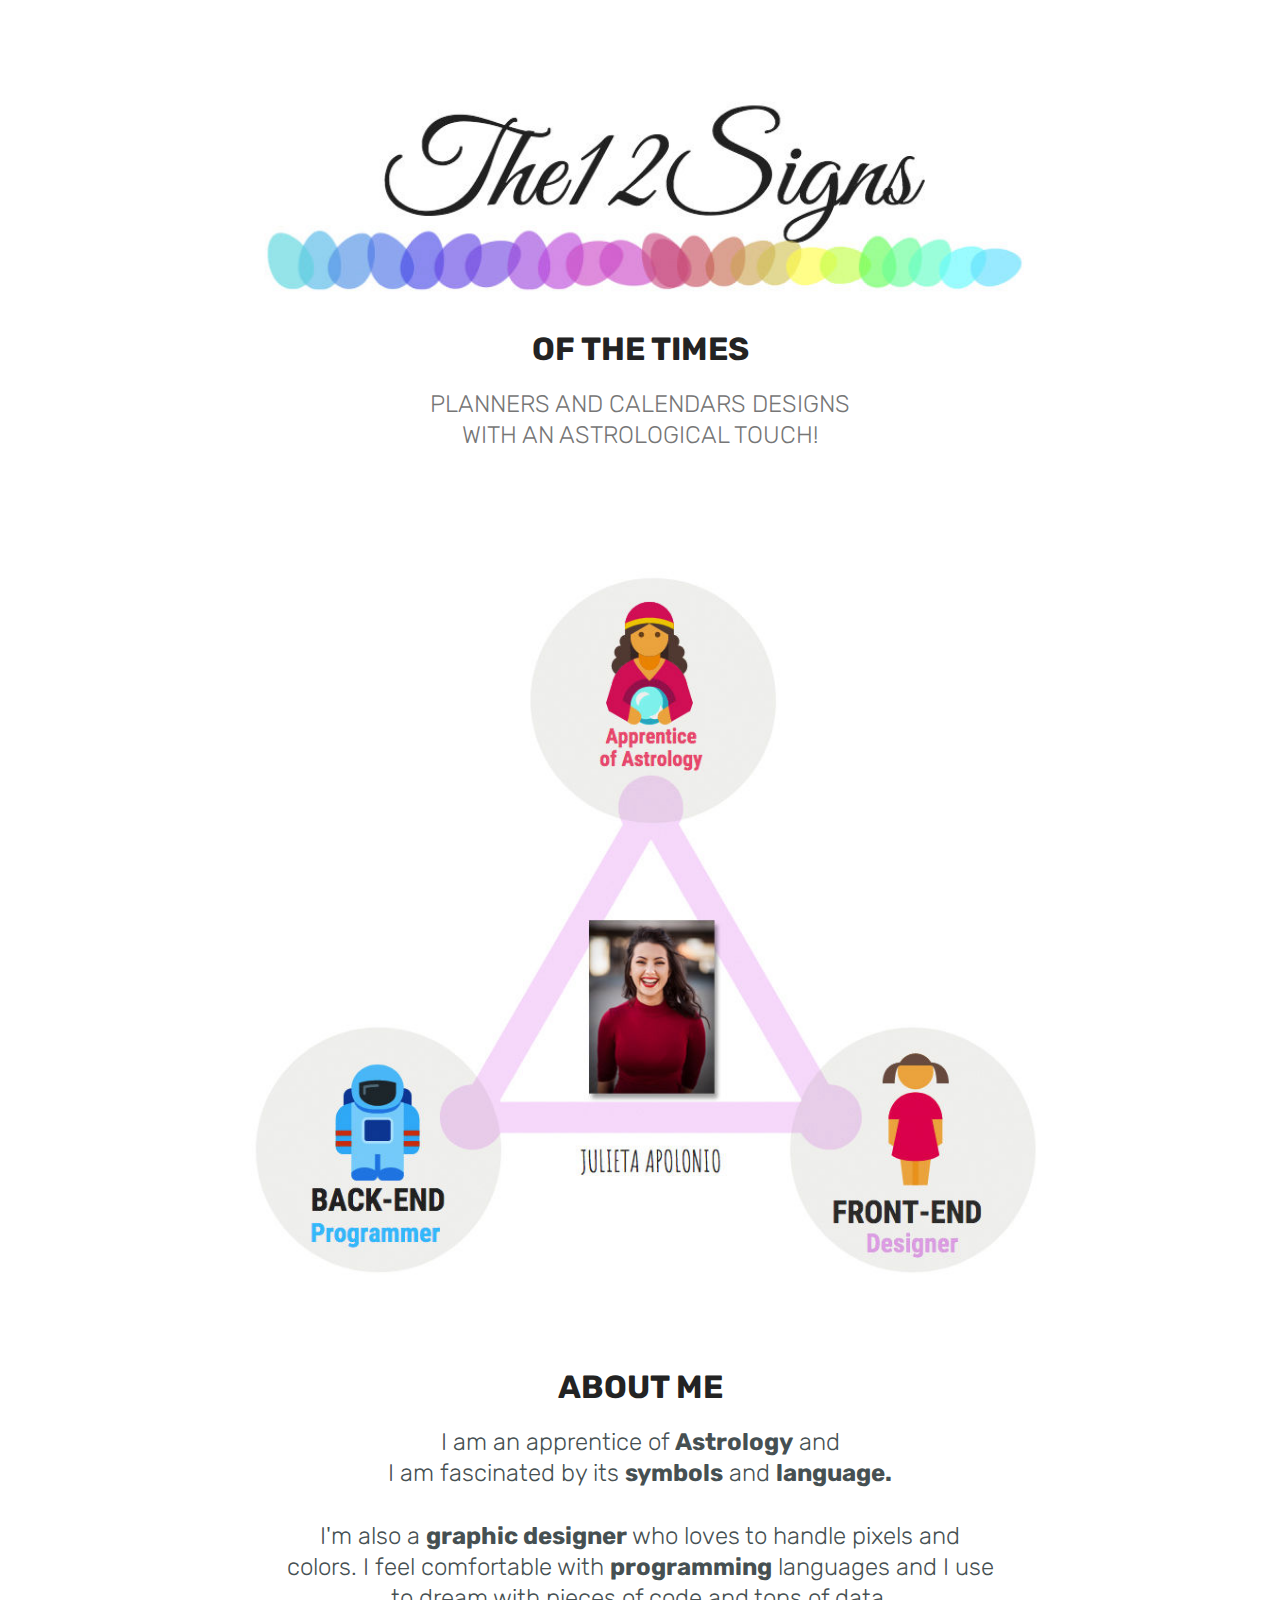
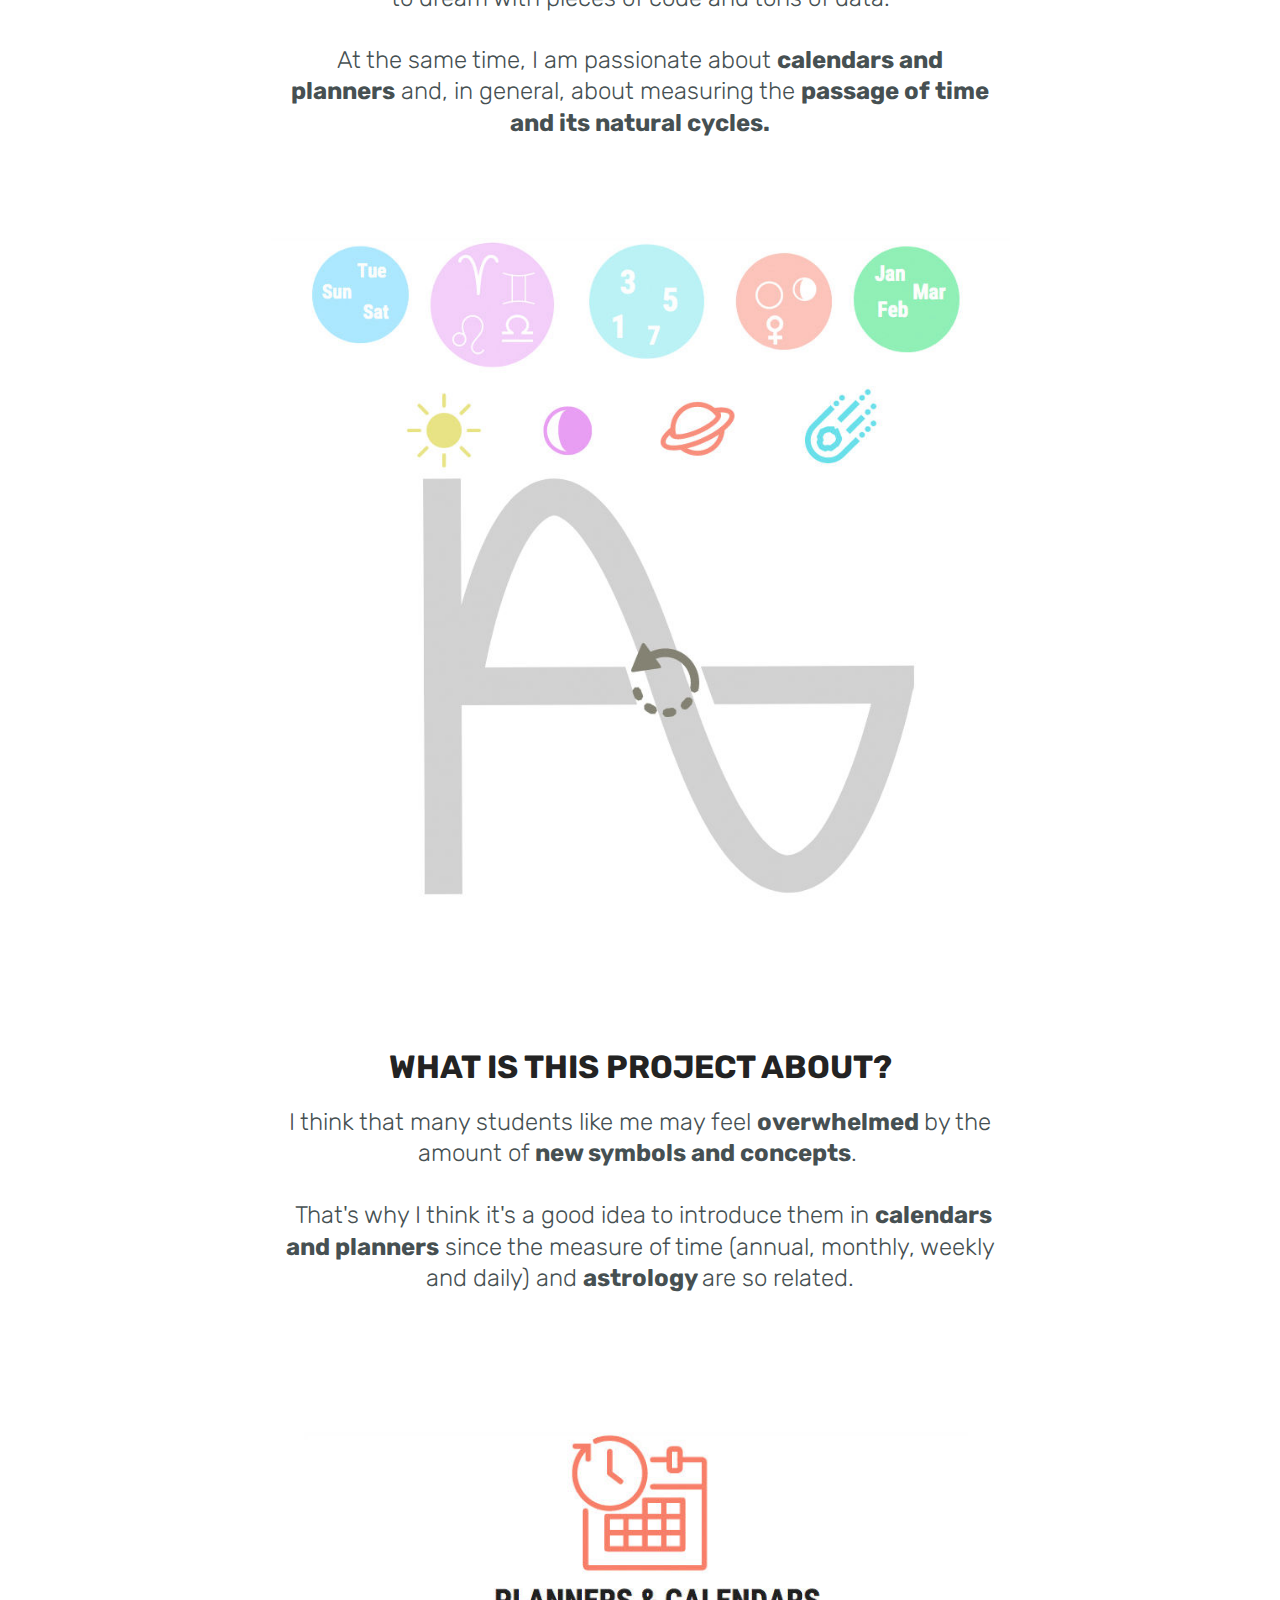
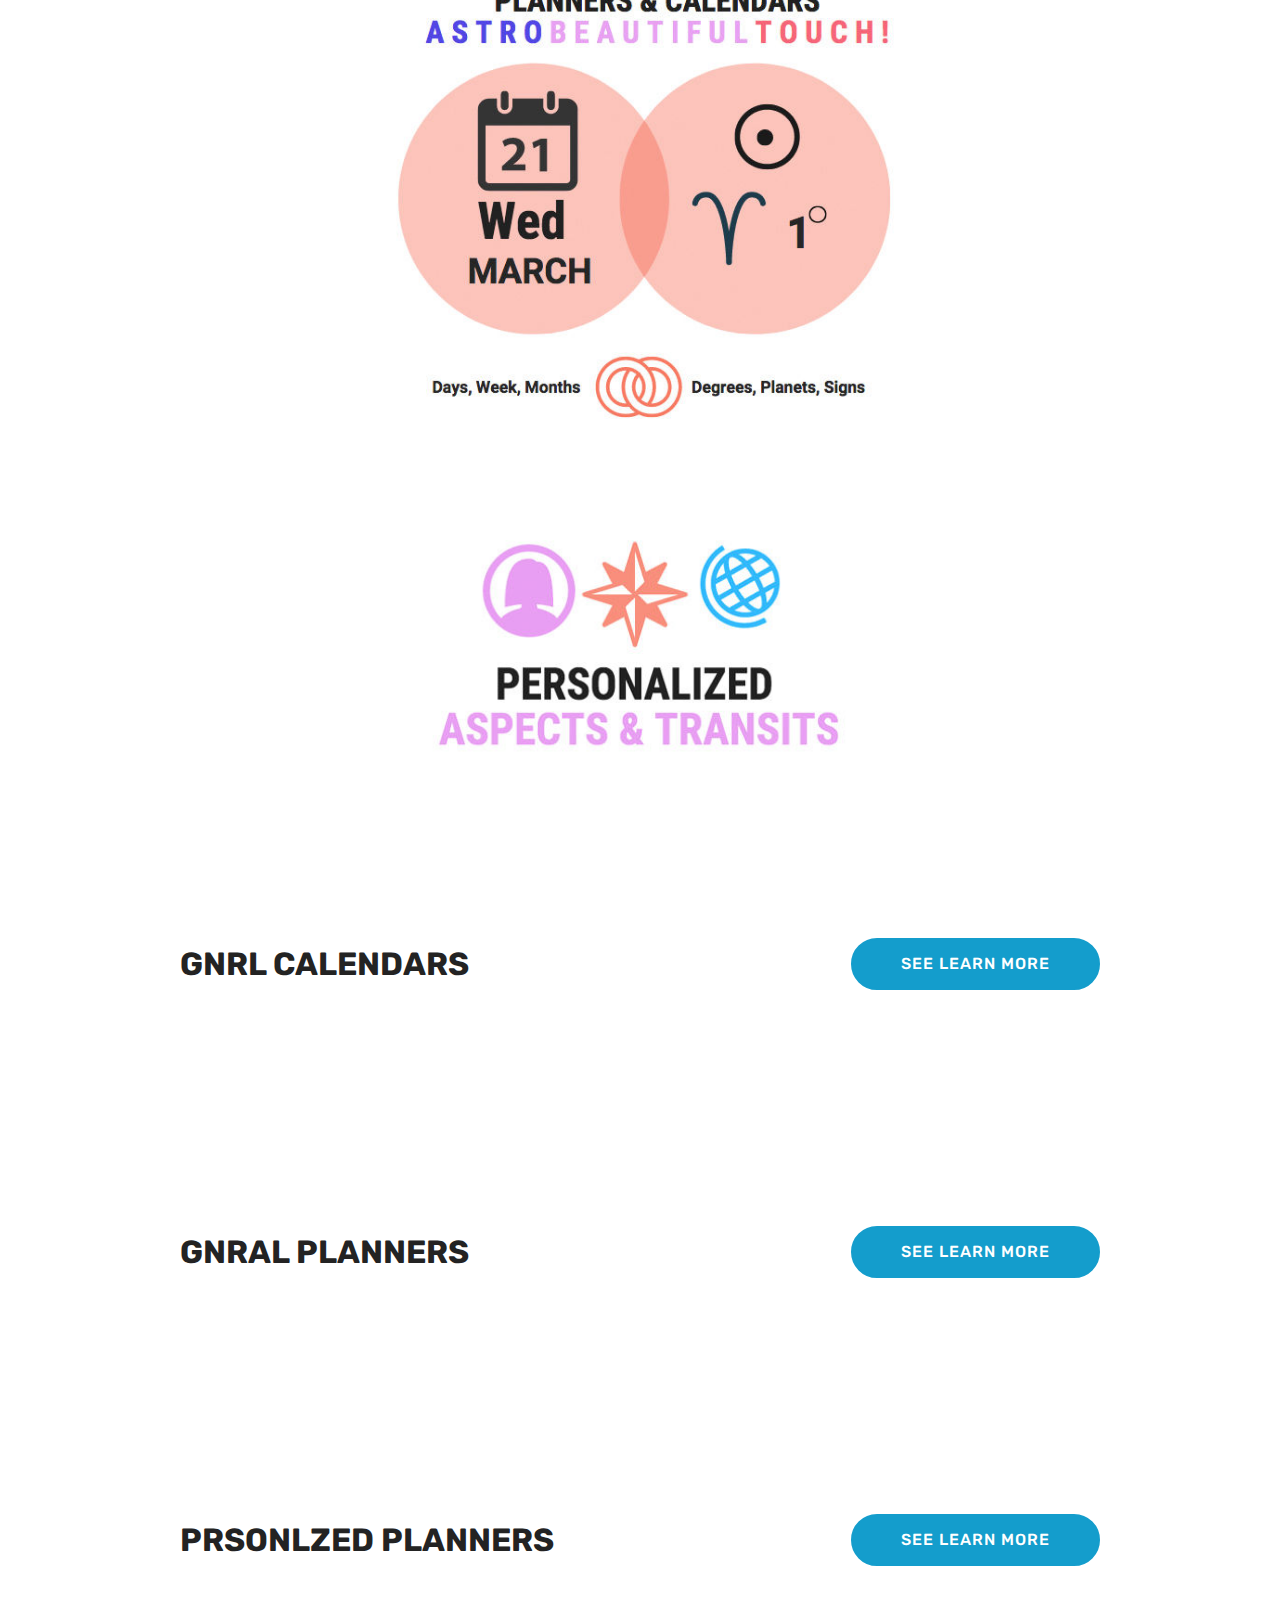
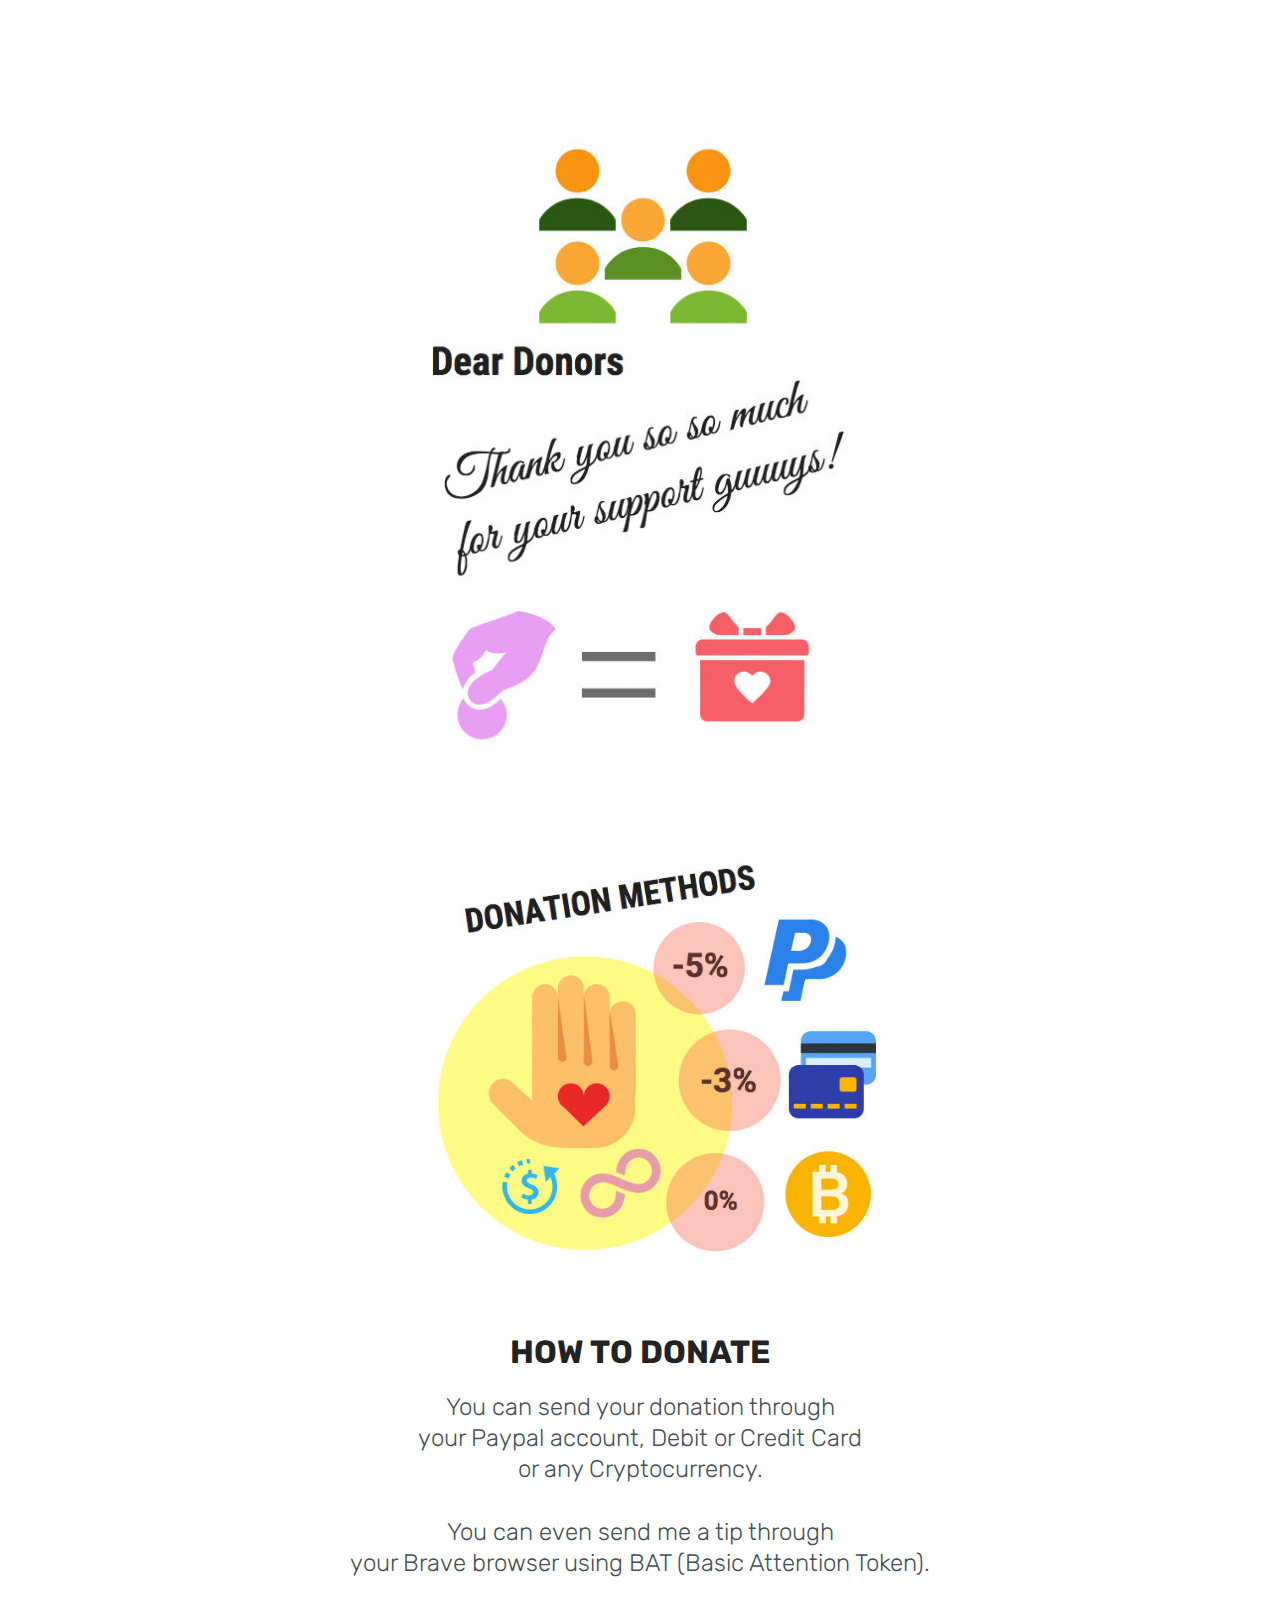
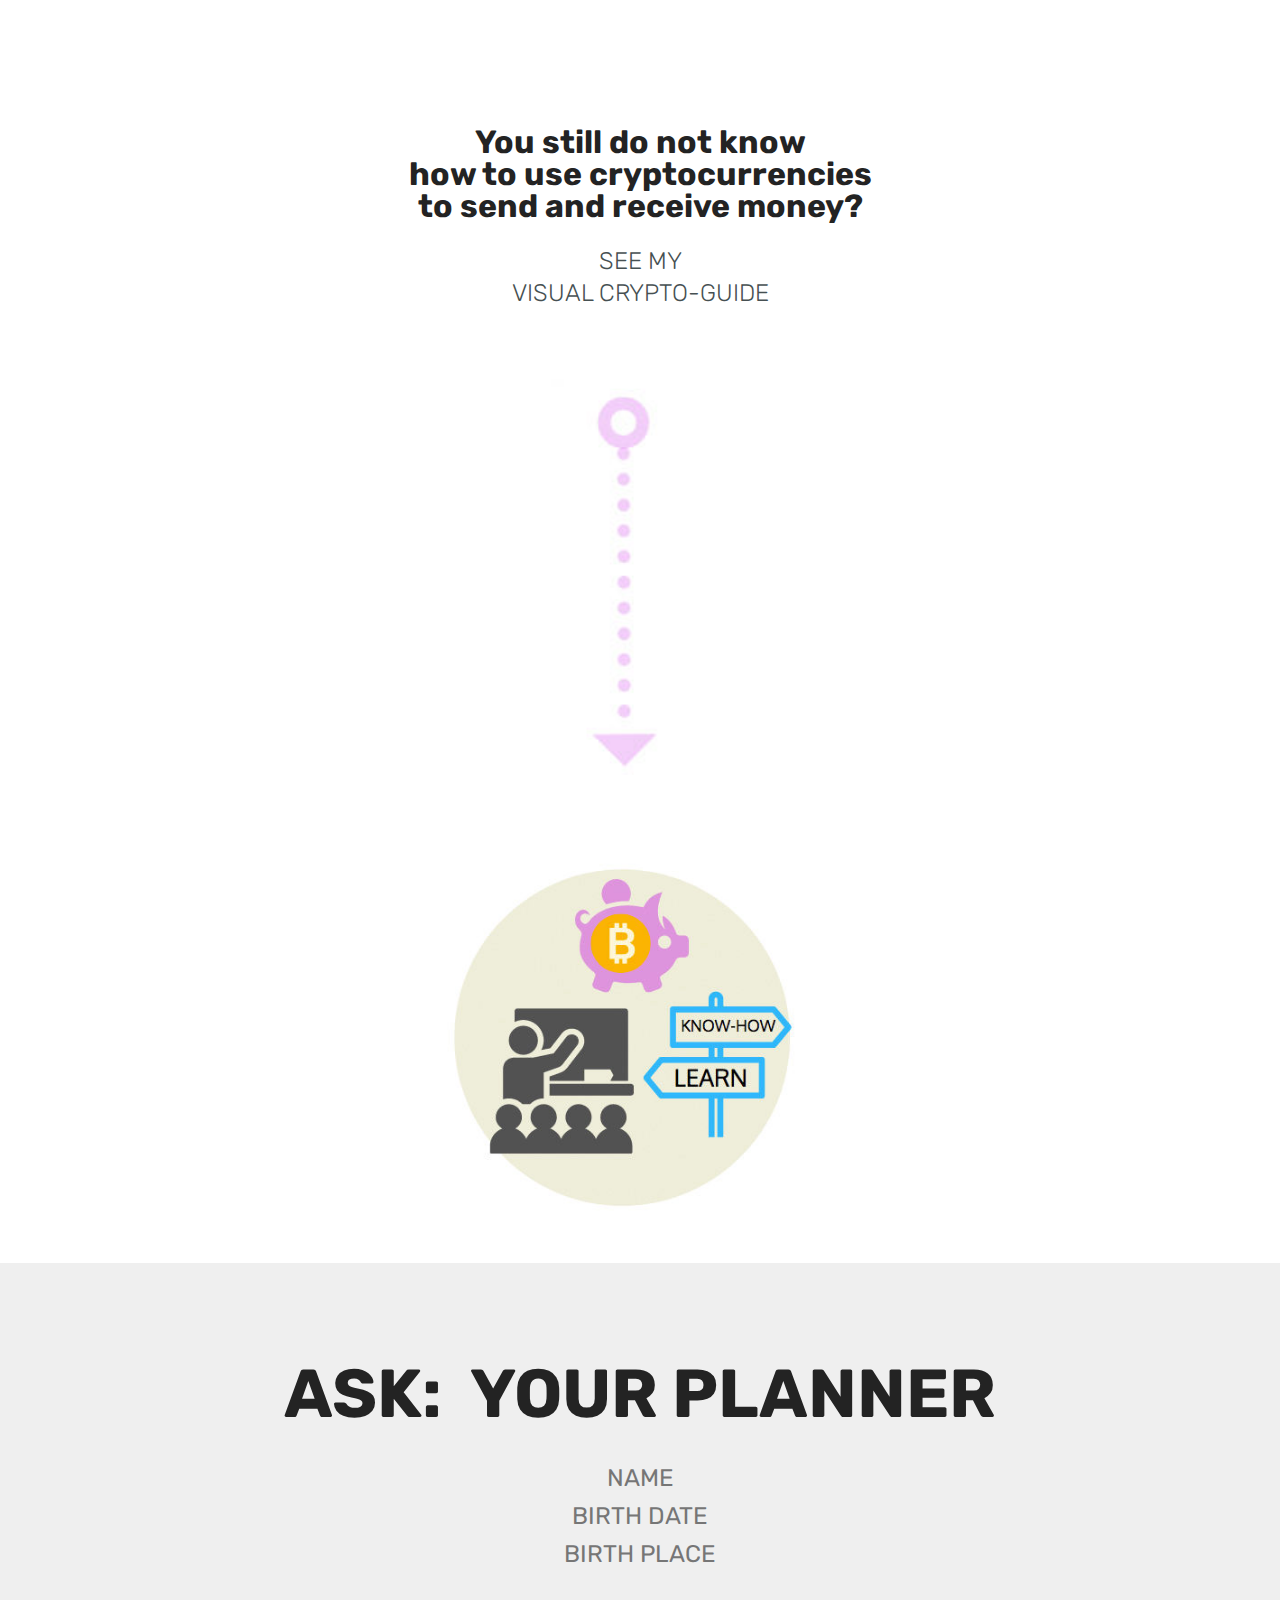
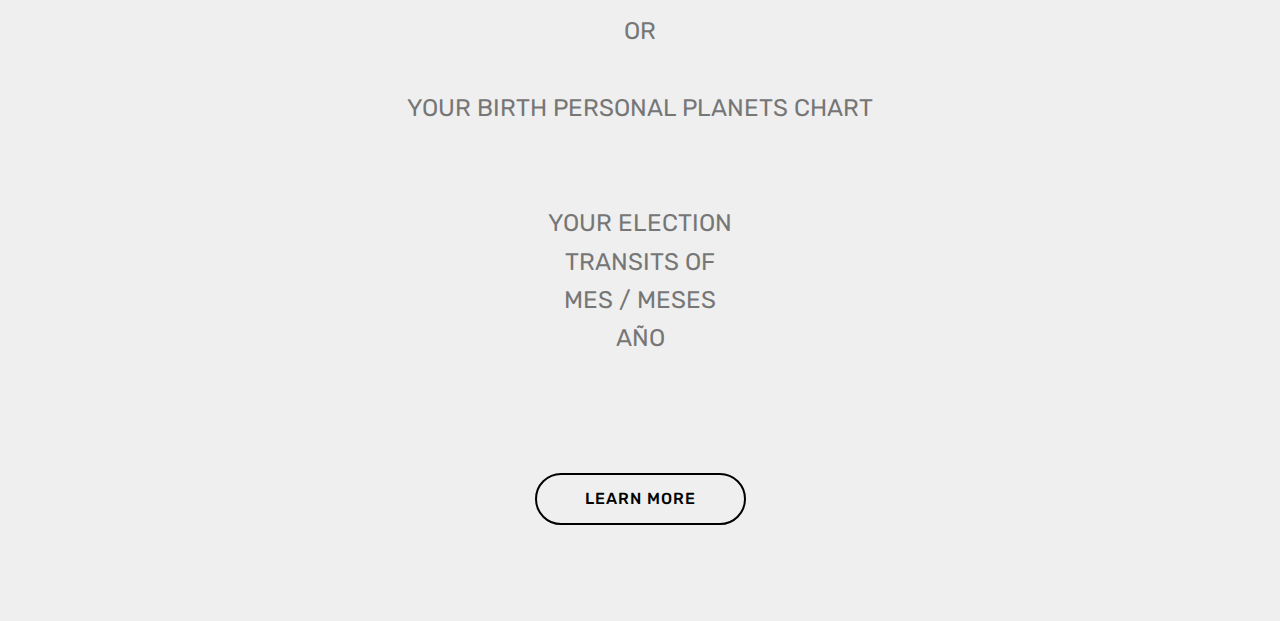
<file: index.html>
<!DOCTYPE html>
<html  >
<head>
  <!-- Site made with Mobirise Website Builder v4.9.6, https://mobirise.com -->
  <meta charset="UTF-8">
  <meta http-equiv="X-UA-Compatible" content="IE=edge">
  <meta name="generator" content="Mobirise v4.9.6, mobirise.com">
  <meta name="viewport" content="width=device-width, initial-scale=1, minimum-scale=1">
  <link rel="shortcut icon" href="assets/images/favion-128x128.png" type="image/x-icon">
  <meta name="description" content="Planers and calendars with an Astrological Touch!">
  
  <title>The 12 Signs of the times</title>
  <link rel="stylesheet" href="assets/tether/tether.min.css">
  <link rel="stylesheet" href="assets/bootstrap/css/bootstrap.min.css">
  <link rel="stylesheet" href="assets/bootstrap/css/bootstrap-grid.min.css">
  <link rel="stylesheet" href="assets/bootstrap/css/bootstrap-reboot.min.css">
  <link rel="stylesheet" href="assets/theme/css/style.css">
  <link rel="stylesheet" href="assets/mobirise/css/mbr-additional.css" type="text/css">
  
  
  
</head>
<body>
  <section class="cid-rqqJMNJbcZ" id="image3-1y">

    

    <figure class="mbr-figure container">
            <div class="image-block" style="width: 93%;">
                <img src="assets/images/the12signs-1000x250.jpg" width="1400" alt="Mobirise" title="">
                
            </div>
    </figure>
</section>

<section class="engine"><a href="https://mobirise.info/n">free simple site templates</a></section><section class="mbr-section content4 cid-rqqLXVXlks" id="content4-1z">

    

    <div class="container">
        <div class="media-container-row">
            <div class="title col-12 col-md-8">
                <h2 class="align-center pb-3 mbr-fonts-style display-2"><strong>
                    OF THE TIMES</strong></h2>
                <h3 class="mbr-section-subtitle align-center mbr-light mbr-fonts-style display-5">
                    PLANNERS AND CALENDARS DESIGNS<br>WITH AN ASTROLOGICAL TOUCH!</h3>
                
            </div>
        </div>
    </div>
</section>

<section class="cid-rqqWorOoea" id="image3-23">

    

    <figure class="mbr-figure container">
            <div class="image-block" style="width: 85%;">
                <img src="assets/images/julietaapolonio2-1000x823.jpg" width="1400" alt="Mobirise" title="">
                
            </div>
    </figure>
</section>

<section class="mbr-section content4 cid-rqqOOpTuOx" id="content4-21">

    

    <div class="container">
        <div class="media-container-row">
            <div class="title col-12 col-md-8">
                <h2 class="align-center pb-3 mbr-fonts-style display-2"><strong>
                    ABOUT ME</strong></h2>
                <h3 class="mbr-section-subtitle align-center mbr-light mbr-fonts-style display-5">I am an apprentice of <strong>Astrology</strong> and <br>I am fascinated by its <strong>symbols</strong> and <strong>language.</strong><br><br>I'm also a <strong>graphic designer</strong> who loves to handle pixels and colors. I feel comfortable with <strong>programming</strong> languages and I use to dream with pieces of code and tons of data.<br><br>At the same time, I am passionate about <strong>calendars and planners</strong> and, in general, about measuring the <strong>passage of time and its natural cycles.</strong><br><strong><br></strong></h3>
                
            </div>
        </div>
    </div>
</section>

<section class="cid-rqqY1TlS90" id="image3-24">

    

    <figure class="mbr-figure container">
            <div class="image-block" style="width: 75%;">
                <img src="assets/images/time-991x789.jpg" width="1400" alt="Mobirise" title="">
                
            </div>
    </figure>
</section>

<section class="mbr-section content4 cid-rqqYaDG2sO" id="content4-25">

    

    <div class="container">
        <div class="media-container-row">
            <div class="title col-12 col-md-8">
                <h2 class="align-center pb-3 mbr-fonts-style display-2"><strong>
                    WHAT IS THIS PROJECT ABOUT?</strong></h2>
                <h3 class="mbr-section-subtitle align-center mbr-light mbr-fonts-style display-5">I think that many students like me may feel <strong>overwhelmed </strong>by the amount of<strong> new symbols and concepts</strong>.&nbsp;<br><br>&nbsp;That's why I think it's a good idea to introduce them in <strong>calendars and planners</strong> since the measure of time (annual, monthly, weekly and daily) and <strong>astrology </strong>are so related.<br><br><br><strong><br></strong></h3>
                
            </div>
        </div>
    </div>
</section>

<section class="cid-rqr1q90buc" id="image3-26">

    

    <figure class="mbr-figure container">
            <div class="image-block" style="width: 80%;">
                <img src="assets/images/marriage-957x680.jpg" width="1400" alt="Mobirise" title="">
                
            </div>
    </figure>
</section>

<section class="cid-rqr3txuzMB" id="image3-27">

    

    <figure class="mbr-figure container">
            <div class="image-block" style="width: 68%;">
                <img src="assets/images/personalized-746x274.jpg" width="1400" alt="Mobirise" title="">
                
            </div>
    </figure>
</section>

<section class="mbr-section info1 cid-rqrmPxKNVs" id="info1-28">

    

    
    <div class="container">
        <div class="row justify-content-center content-row">
            <div class="media-container-column title col-12 col-lg-7 col-md-6">
                
                <h2 class="align-left mbr-bold mbr-fonts-style display-2">GNRL CALENDARS</h2>
            </div>
            <div class="media-container-column col-12 col-lg-3 col-md-4">
                <div class="mbr-section-btn align-right py-4">
                    <a class="btn btn-primary display-4" href="https://mobirise.co">SEE LEARN MORE</a>
                </div>
            </div>
        </div>
    </div>
</section>

<section class="mbr-section info1 cid-rqrmQyH5Kh" id="info1-29">

    

    
    <div class="container">
        <div class="row justify-content-center content-row">
            <div class="media-container-column title col-12 col-lg-7 col-md-6">
                
                <h2 class="align-left mbr-bold mbr-fonts-style display-2">
                    GNRAL PLANNERS</h2>
            </div>
            <div class="media-container-column col-12 col-lg-3 col-md-4">
                <div class="mbr-section-btn align-right py-4">
                    <a class="btn btn-primary display-4" href="https://mobirise.co">SEE LEARN MORE</a>
                </div>
            </div>
        </div>
    </div>
</section>

<section class="mbr-section info1 cid-rqrmS9Eedm" id="info1-2a">

    

    
    <div class="container">
        <div class="row justify-content-center content-row">
            <div class="media-container-column title col-12 col-lg-7 col-md-6">
                
                <h2 class="align-left mbr-bold mbr-fonts-style display-2">PRSONLZED PLANNERS</h2>
            </div>
            <div class="media-container-column col-12 col-lg-3 col-md-4">
                <div class="mbr-section-btn align-right py-4">
                    <a class="btn btn-primary display-4" href="https://mobirise.co">SEE LEARN MORE</a>
                </div>
            </div>
        </div>
    </div>
</section>

<section class="cid-rqrtiIxEpX" id="image3-2b">

    

    <figure class="mbr-figure container">
            <div class="image-block" style="width: 89%;">
                <img src="assets/images/donors-995x656.jpg" width="1400" alt="Mobirise" title="">
                
            </div>
    </figure>
</section>

<section class="cid-rqrtVcVPfM" id="image3-2c">

    

    <figure class="mbr-figure container">
            <div class="image-block" style="width: 75%;">
                <img src="assets/images/donationmethods-984x546.jpg" width="1400" alt="Mobirise" title="">
                
            </div>
    </figure>
</section>

<section class="mbr-section content4 cid-rqrueYxhX3" id="content4-2d">

    

    <div class="container">
        <div class="media-container-row">
            <div class="title col-12 col-md-8">
                <h2 class="align-center pb-3 mbr-fonts-style display-2"><strong>
                    HOW TO DONATE</strong></h2>
                <h3 class="mbr-section-subtitle align-center mbr-light mbr-fonts-style display-5">You can send your donation through <br>your Paypal account, Debit or Credit Card <br>or any Cryptocurrency.<div><br></div><div>You can even send me a tip through <br>your Brave browser using  BAT (Basic Attention Token).</div><div><strong><br></strong></div><div><br></div></h3>
                
            </div>
        </div>
    </div>
</section>

<section class="mbr-section content4 cid-rqruAHatfz" id="content4-2e">

    

    <div class="container">
        <div class="media-container-row">
            <div class="title col-12 col-md-8">
                <h2 class="align-center pb-3 mbr-fonts-style display-2"><div><strong><br></strong></div><div><strong>You still do not know <br>how to use cryptocurrencies </strong></div><div><strong>to send and receive money?</strong></div></h2>
                <h3 class="mbr-section-subtitle align-center mbr-light mbr-fonts-style display-5">SEE MY<br>VISUAL CRYPTO-GUIDE</h3>
                
            </div>
        </div>
    </div>
</section>

<section class="cid-rqrvL9TX7t" id="image3-2f">

    

    <figure class="mbr-figure container">
            <div class="image-block" style="width: 75%;">
                <img src="assets/images/flecha-569x277.jpg" width="1400" alt="Mobirise" title="">
                
            </div>
    </figure>
</section>

<section class="cid-rqrvLF9XMD" id="image3-2g">

    

    <figure class="mbr-figure container">
            <div class="image-block" style="width: 75%;">
                <img src="assets/images/cryptoguide-922x433.jpg" width="1400" alt="Mobirise" title="">
                
            </div>
    </figure>
</section>

<section class="header1 cid-rqjGMkRLNt" id="header16-1n">

    

    

    <div class="container">
        <div class="row justify-content-md-center">
            <div class="col-md-10 align-center">
                <h1 class="mbr-section-title mbr-bold pb-3 mbr-fonts-style display-1">
                    ASK: &nbsp;YOUR PLANNER</h1>
                
                <p class="mbr-text pb-3 mbr-fonts-style display-5">
                    NAME<br>BIRTH DATE<br>BIRTH PLACE<br><br>OR<br><br>YOUR BIRTH PERSONAL PLANETS CHART<br><br><br>YOUR ELECTION<br>TRANSITS OF<br>MES / MESES<br>AÑO<br>&nbsp;<br>&nbsp;</p>
                <div class="mbr-section-btn"><a class="btn btn-md btn-black-outline display-4" href="https://mobirise.co">LEARN MORE</a>
                </div>
            </div>
        </div>
    </div>

</section>


  <script src="assets/web/assets/jquery/jquery.min.js"></script>
  <script src="assets/popper/popper.min.js"></script>
  <script src="assets/tether/tether.min.js"></script>
  <script src="assets/bootstrap/js/bootstrap.min.js"></script>
  <script src="assets/smoothscroll/smooth-scroll.js"></script>
  <script src="assets/theme/js/script.js"></script>
  
  
</body>
</html>
</file>
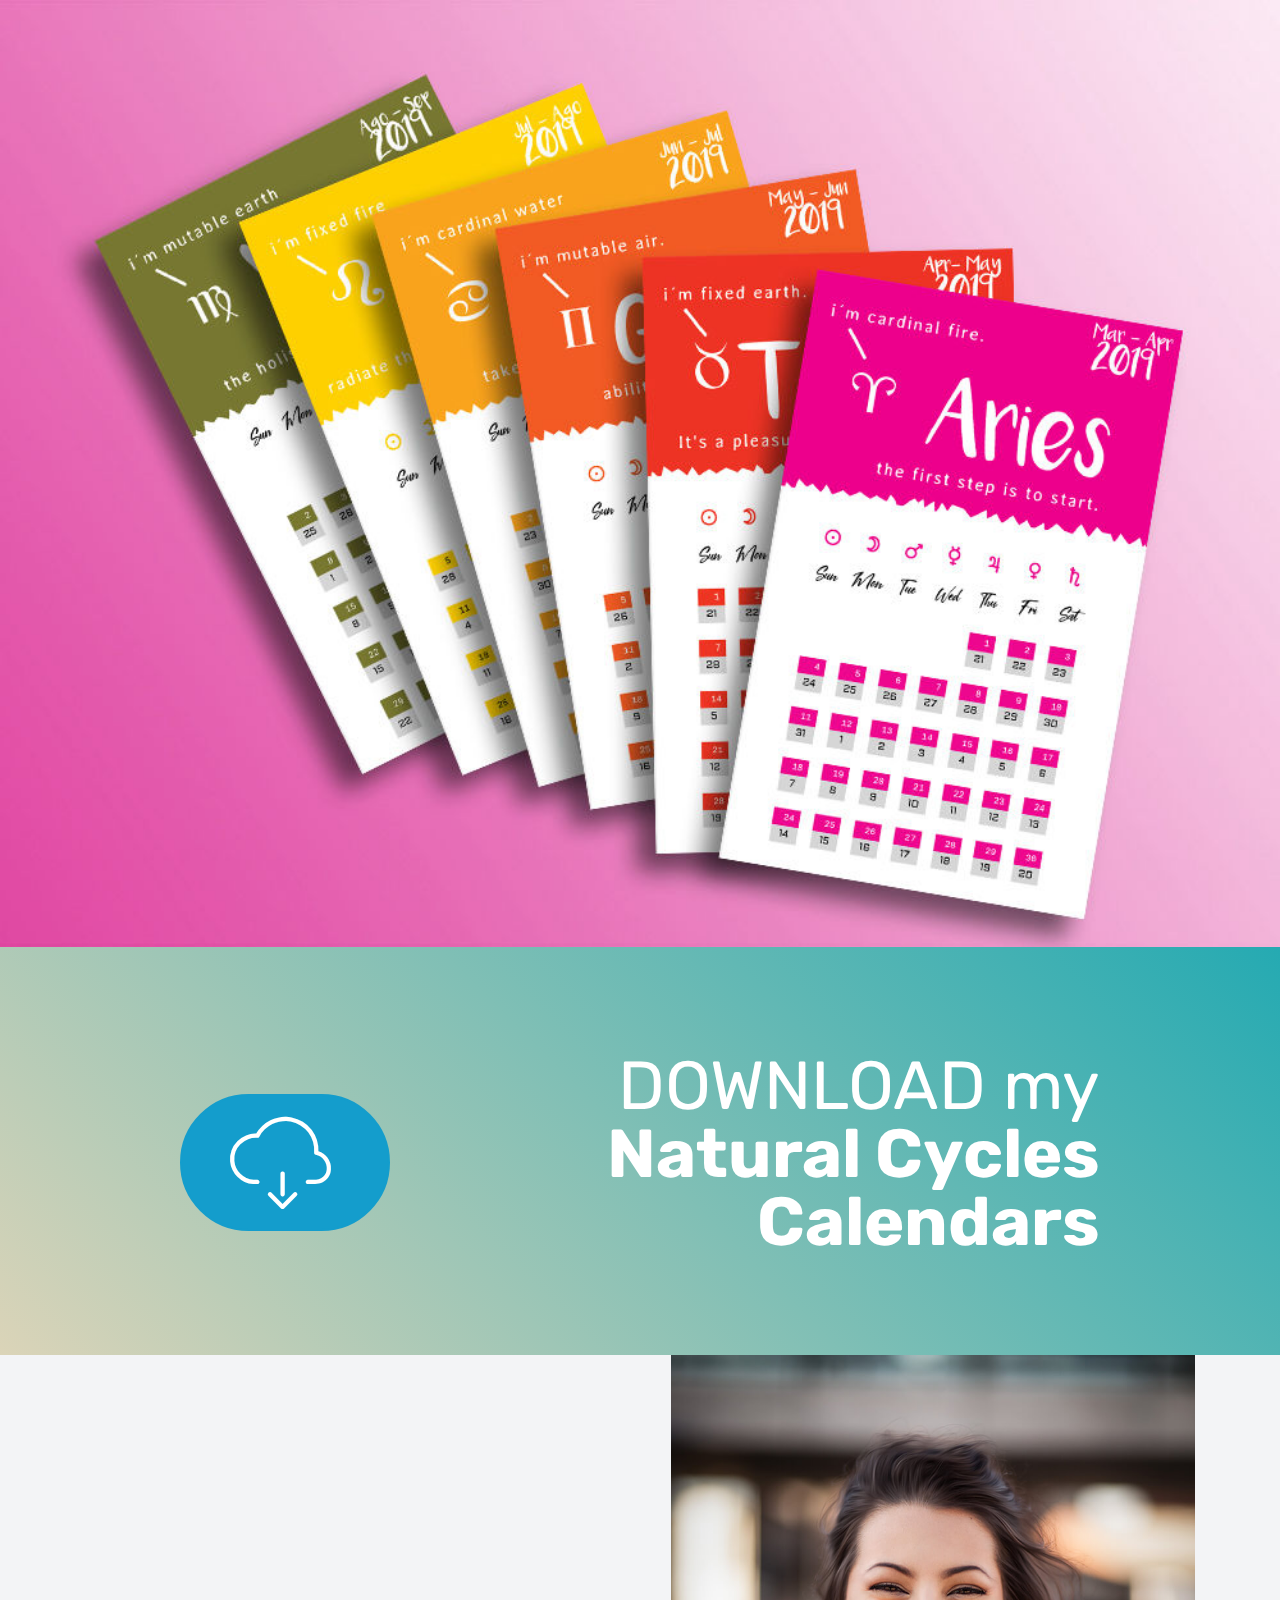
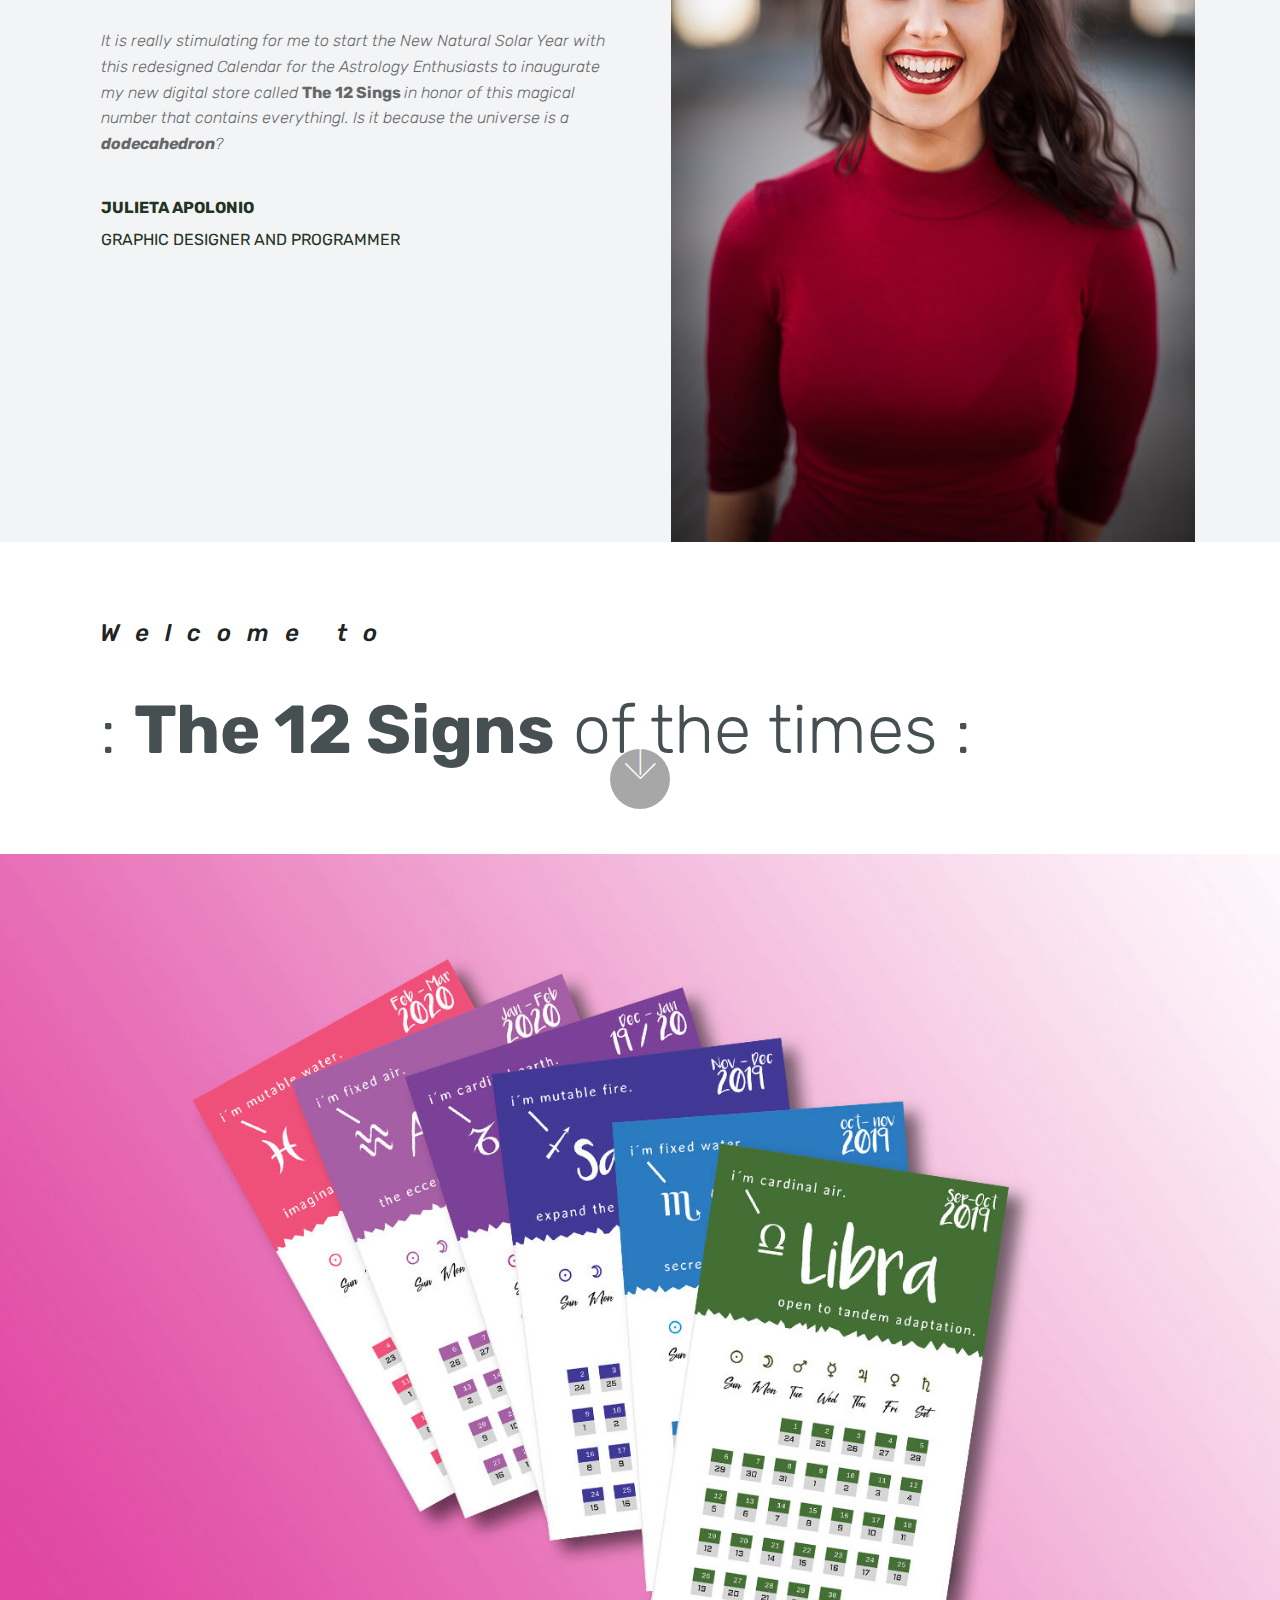
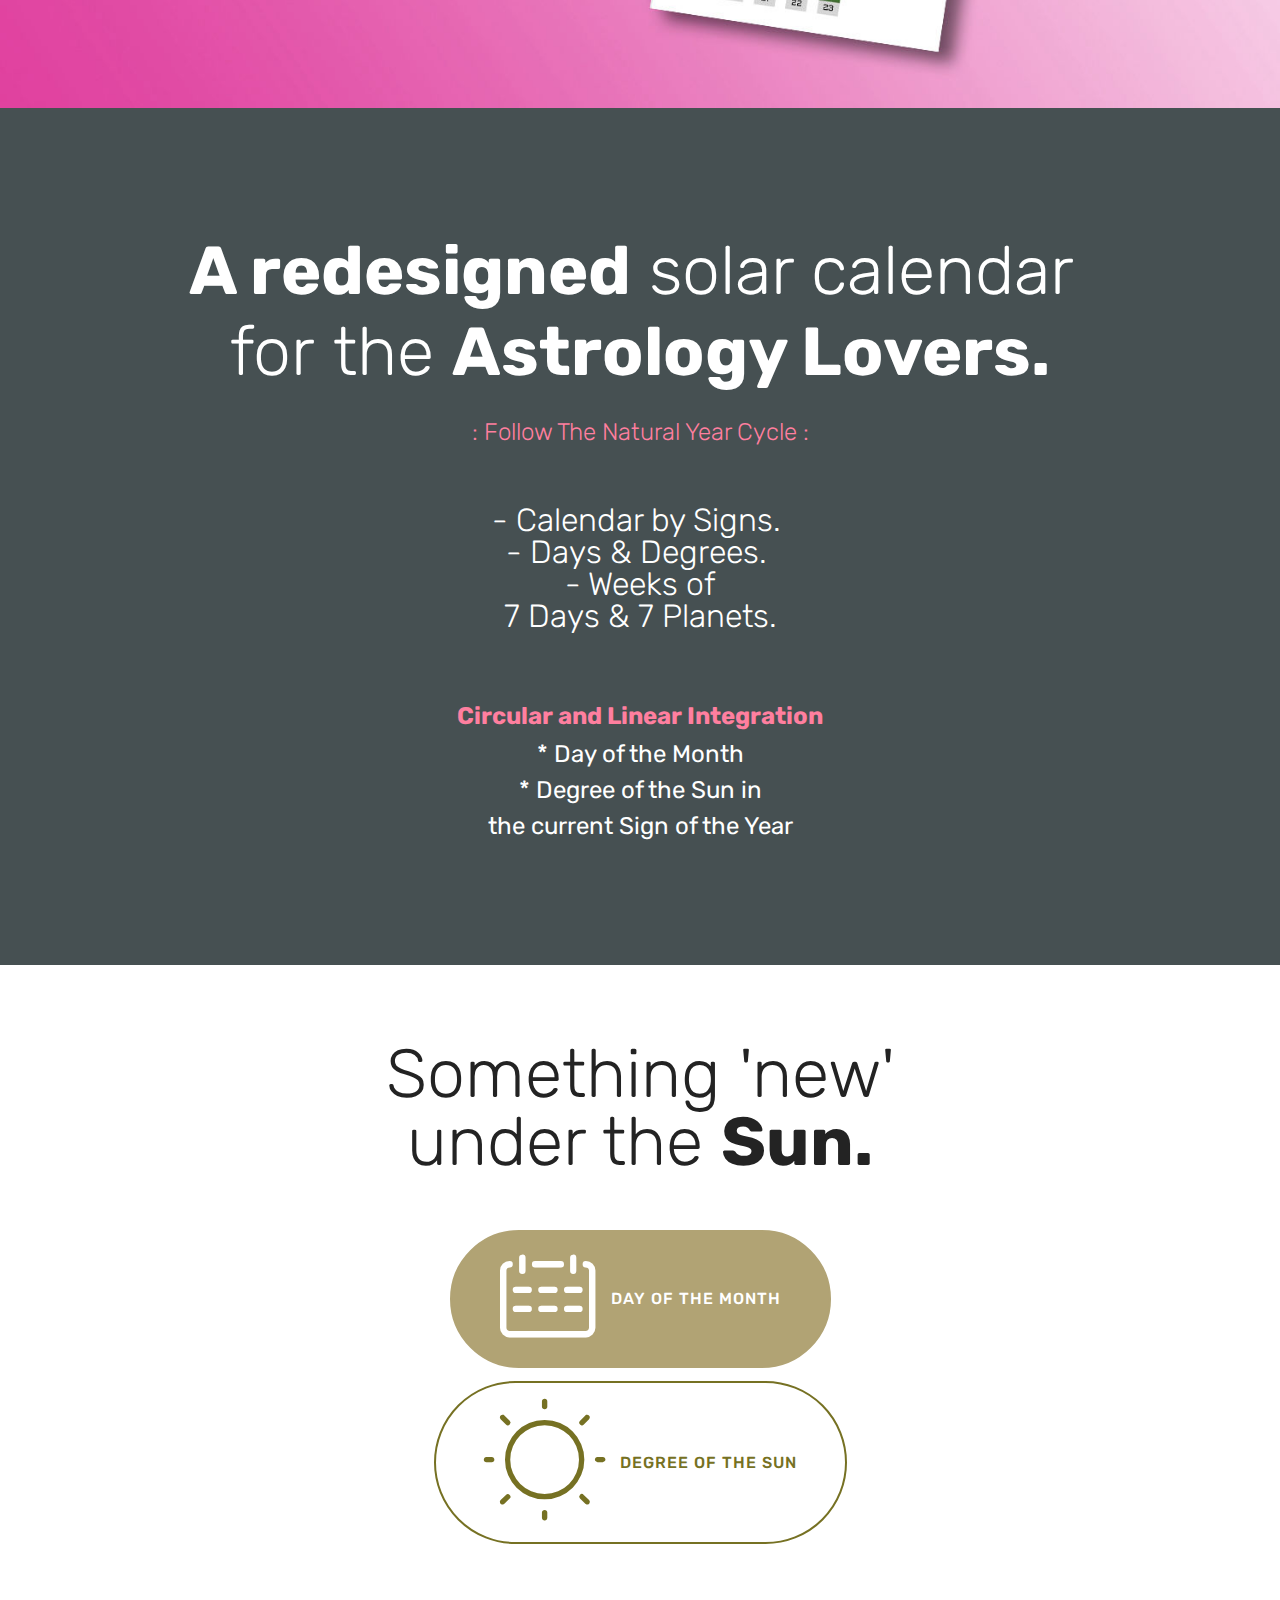
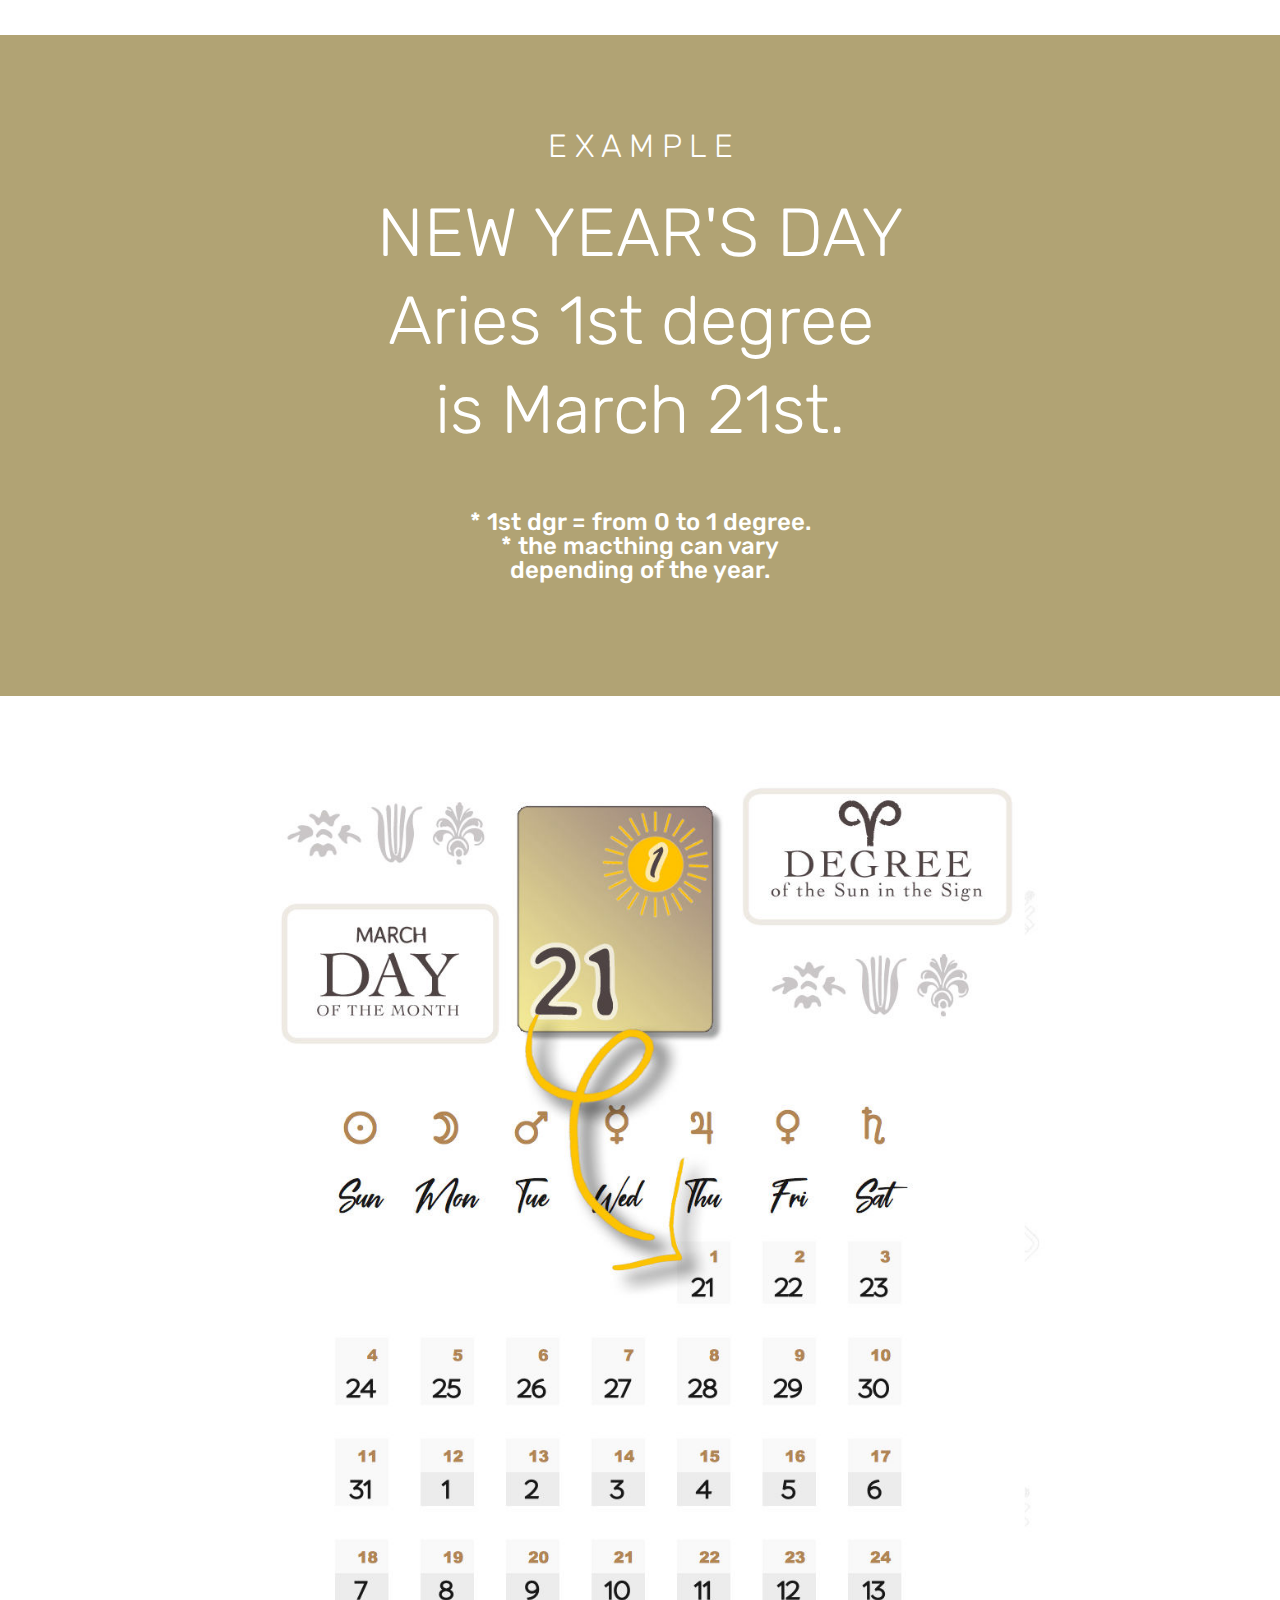
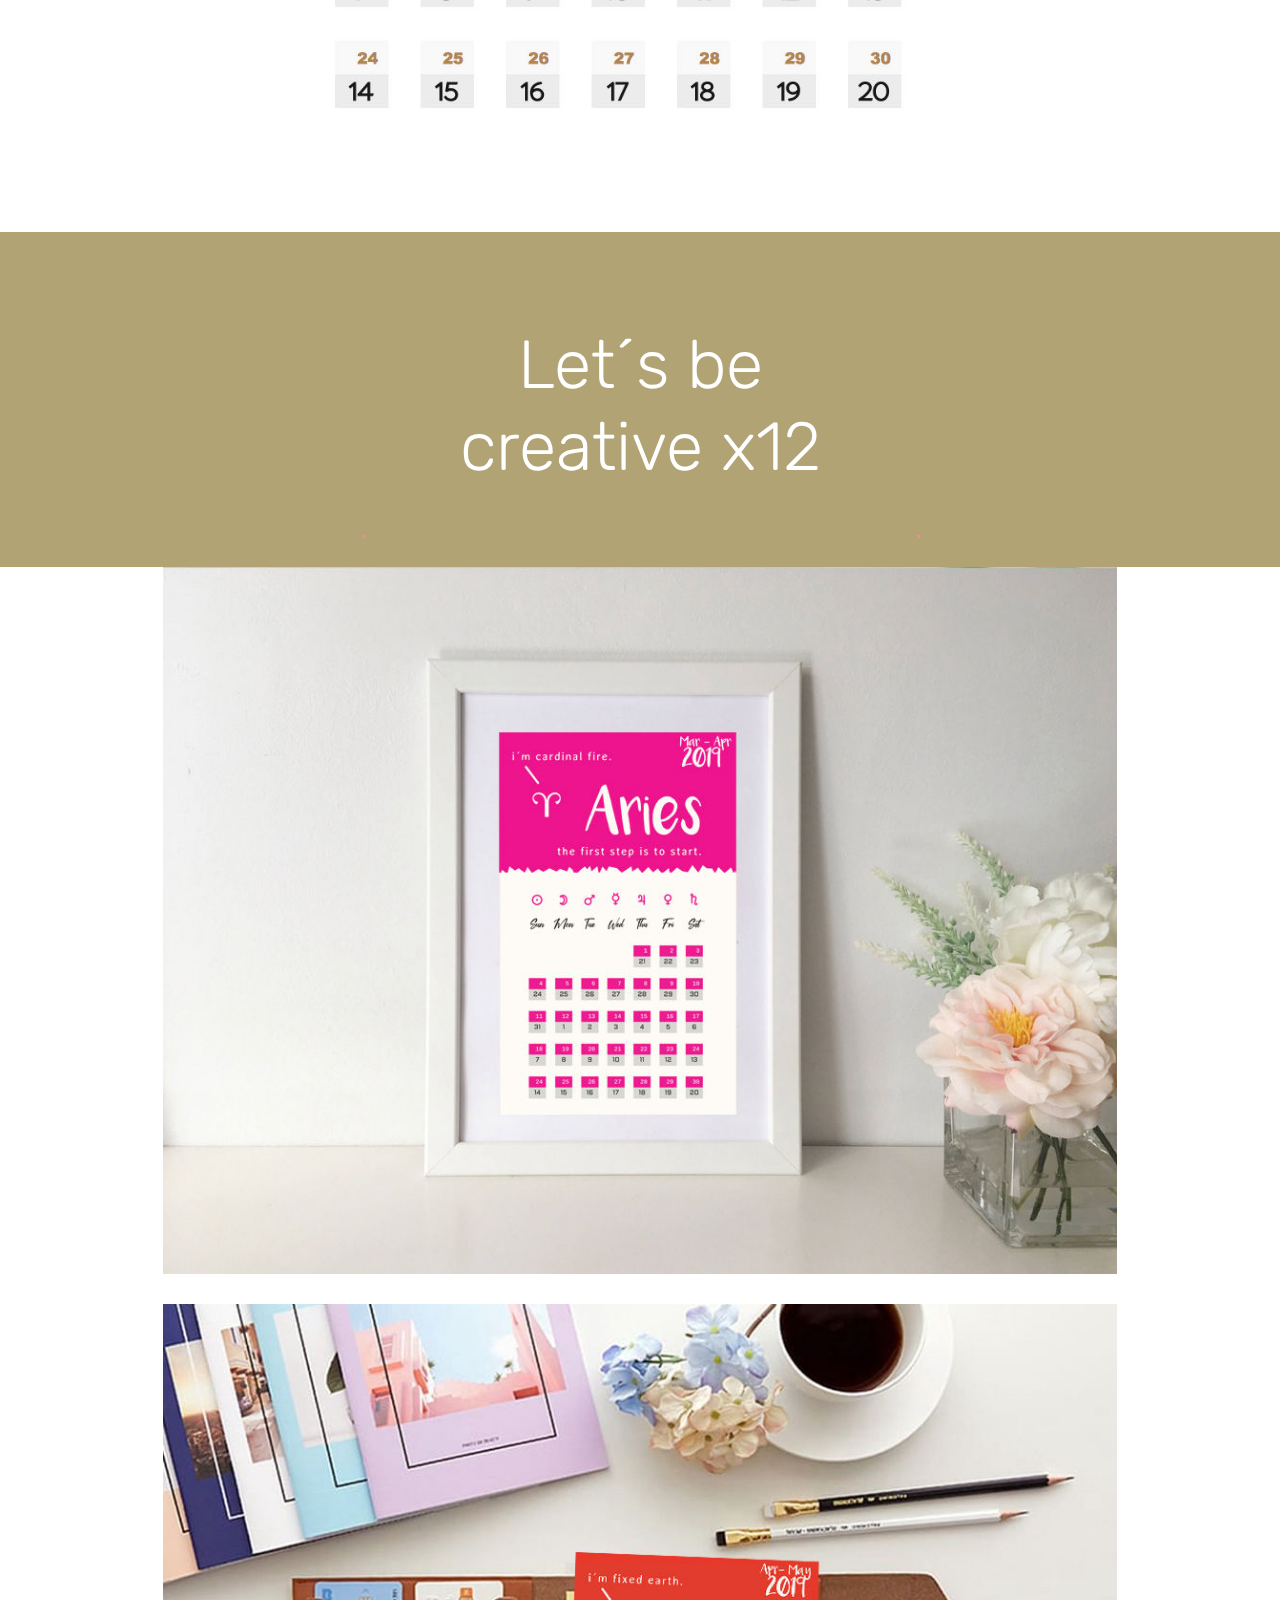
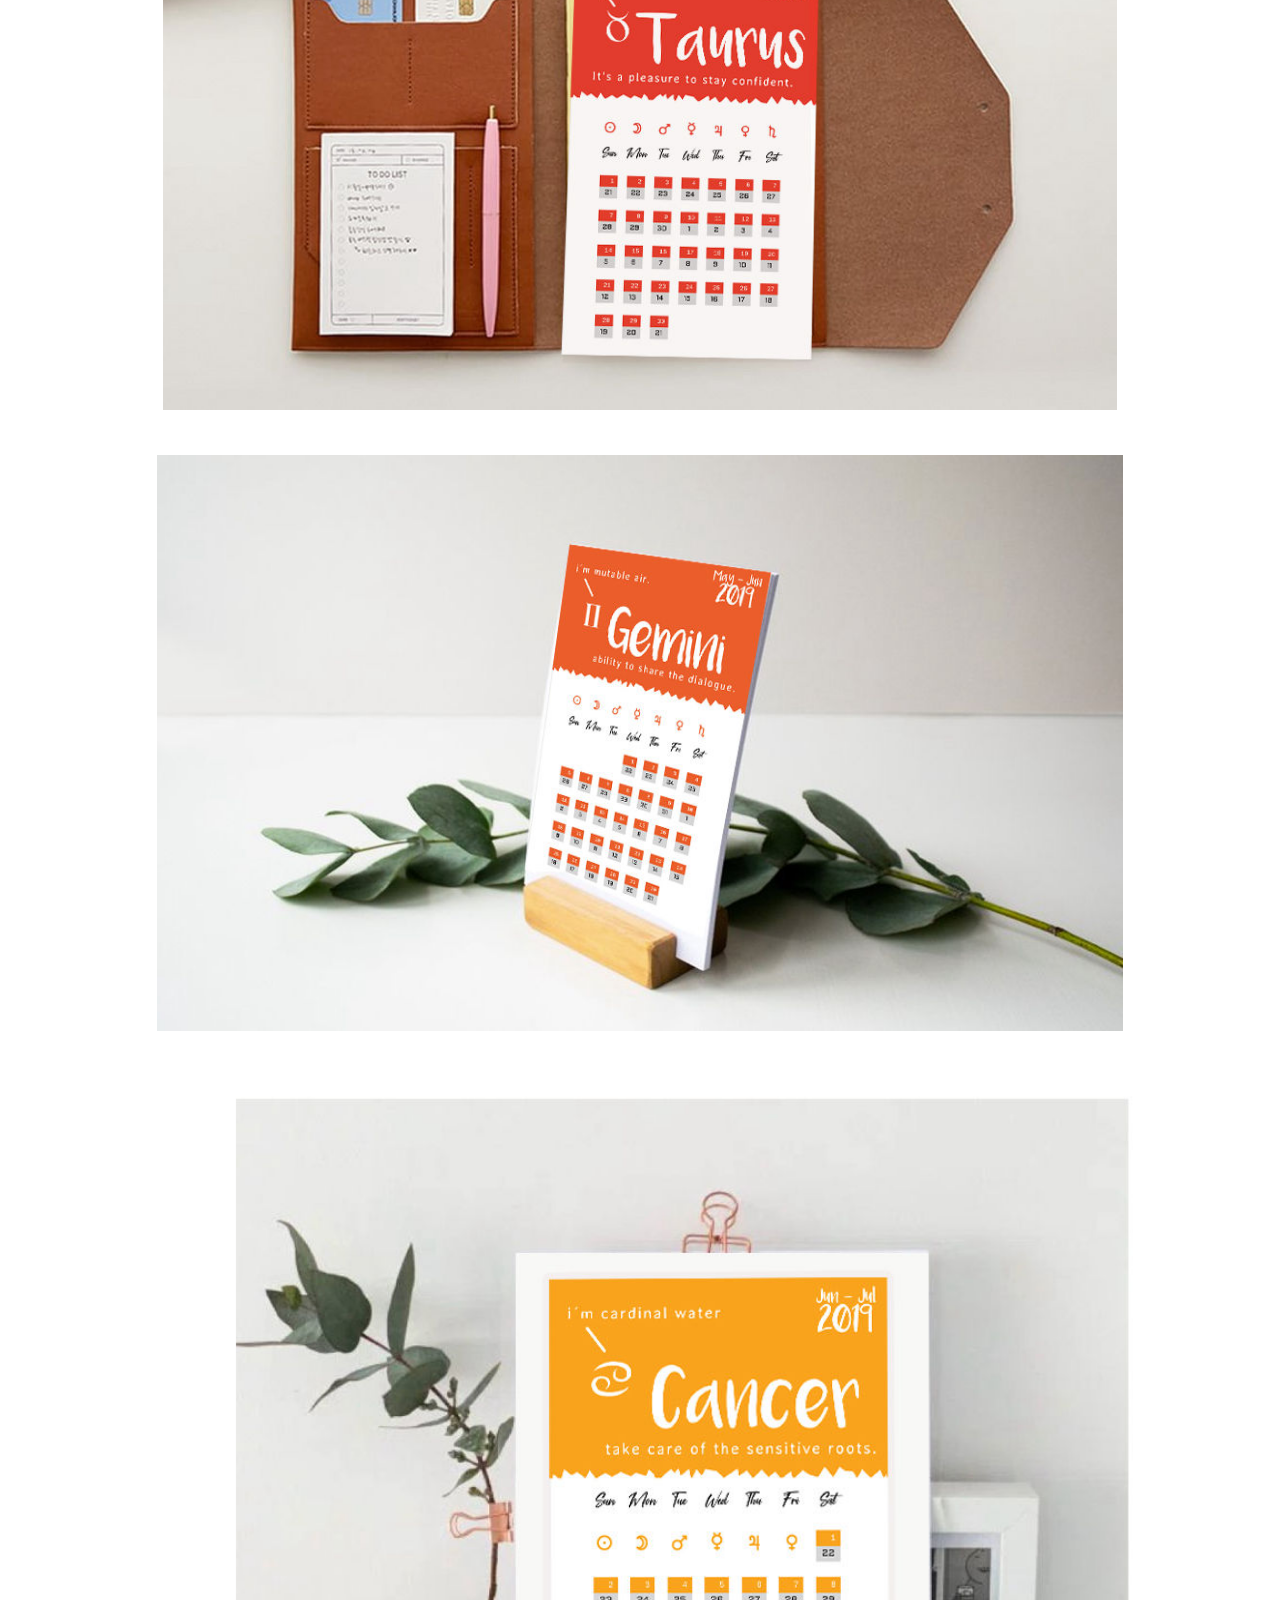
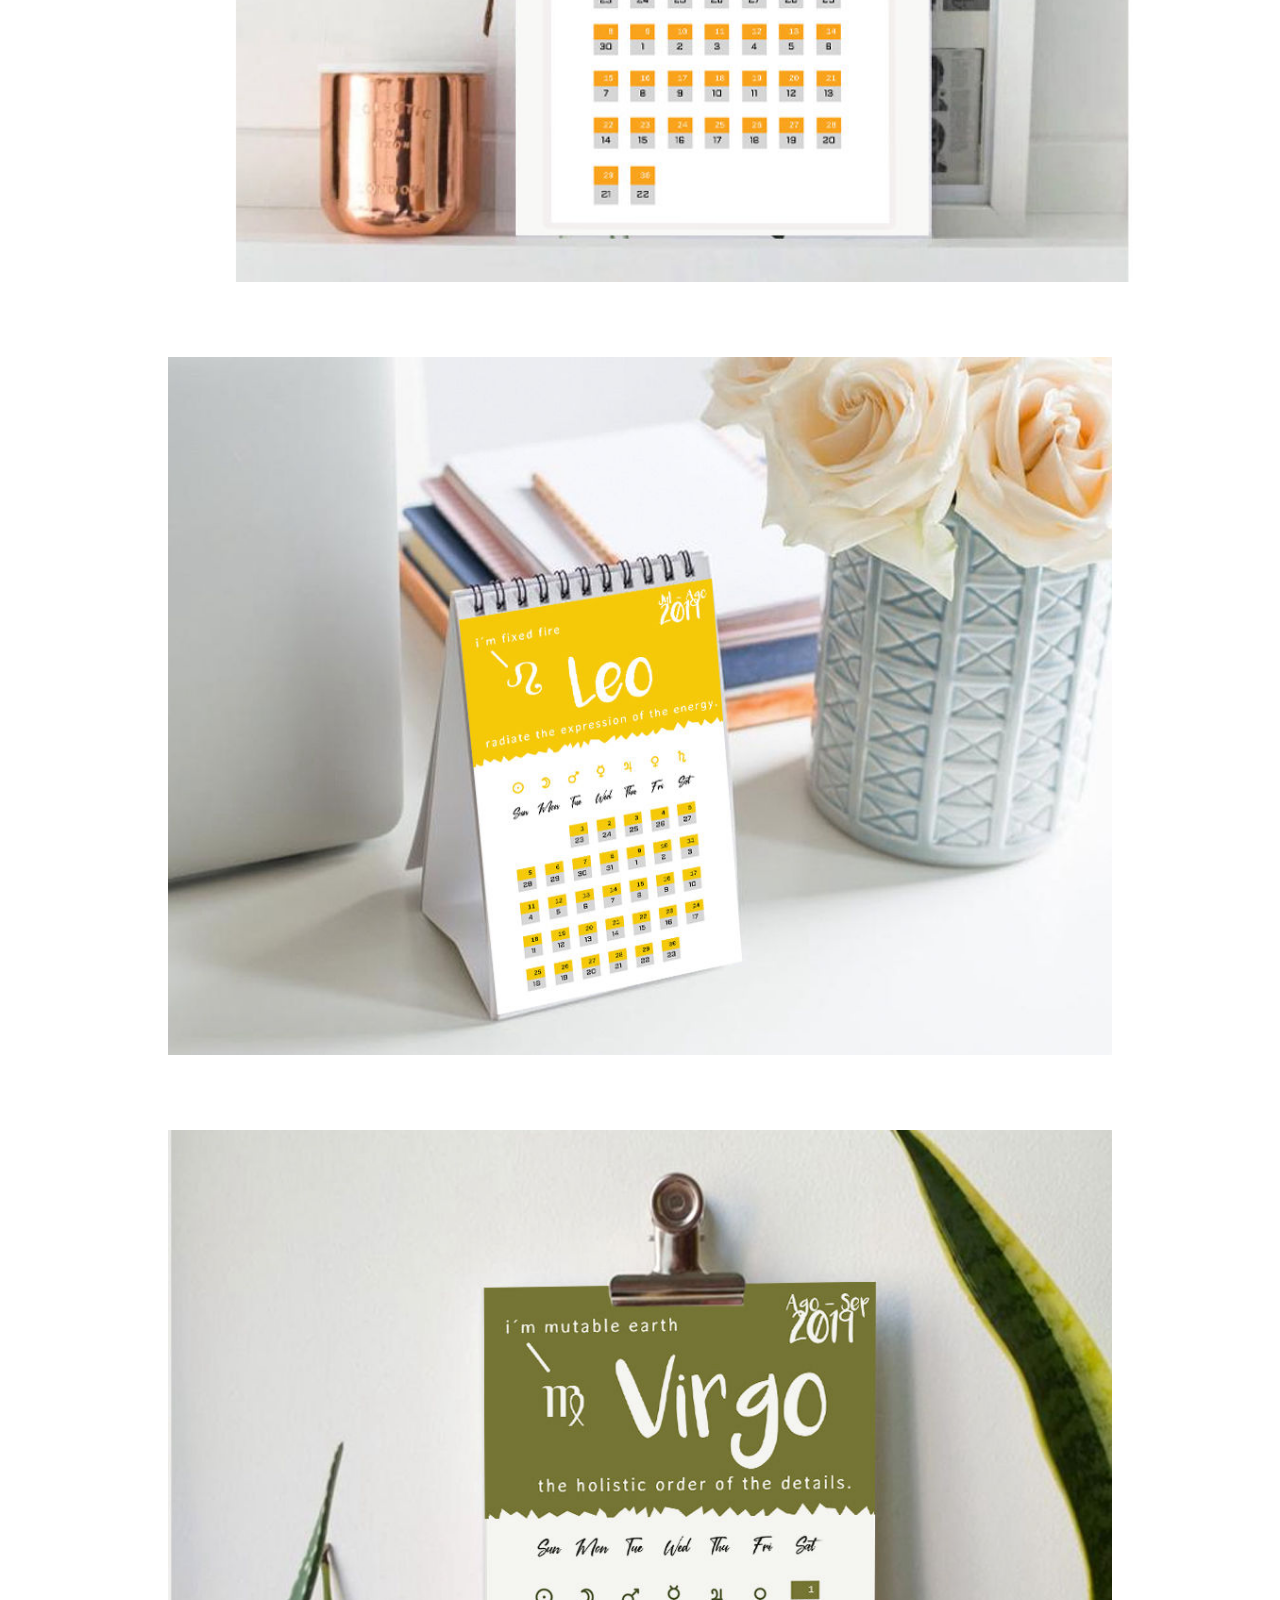
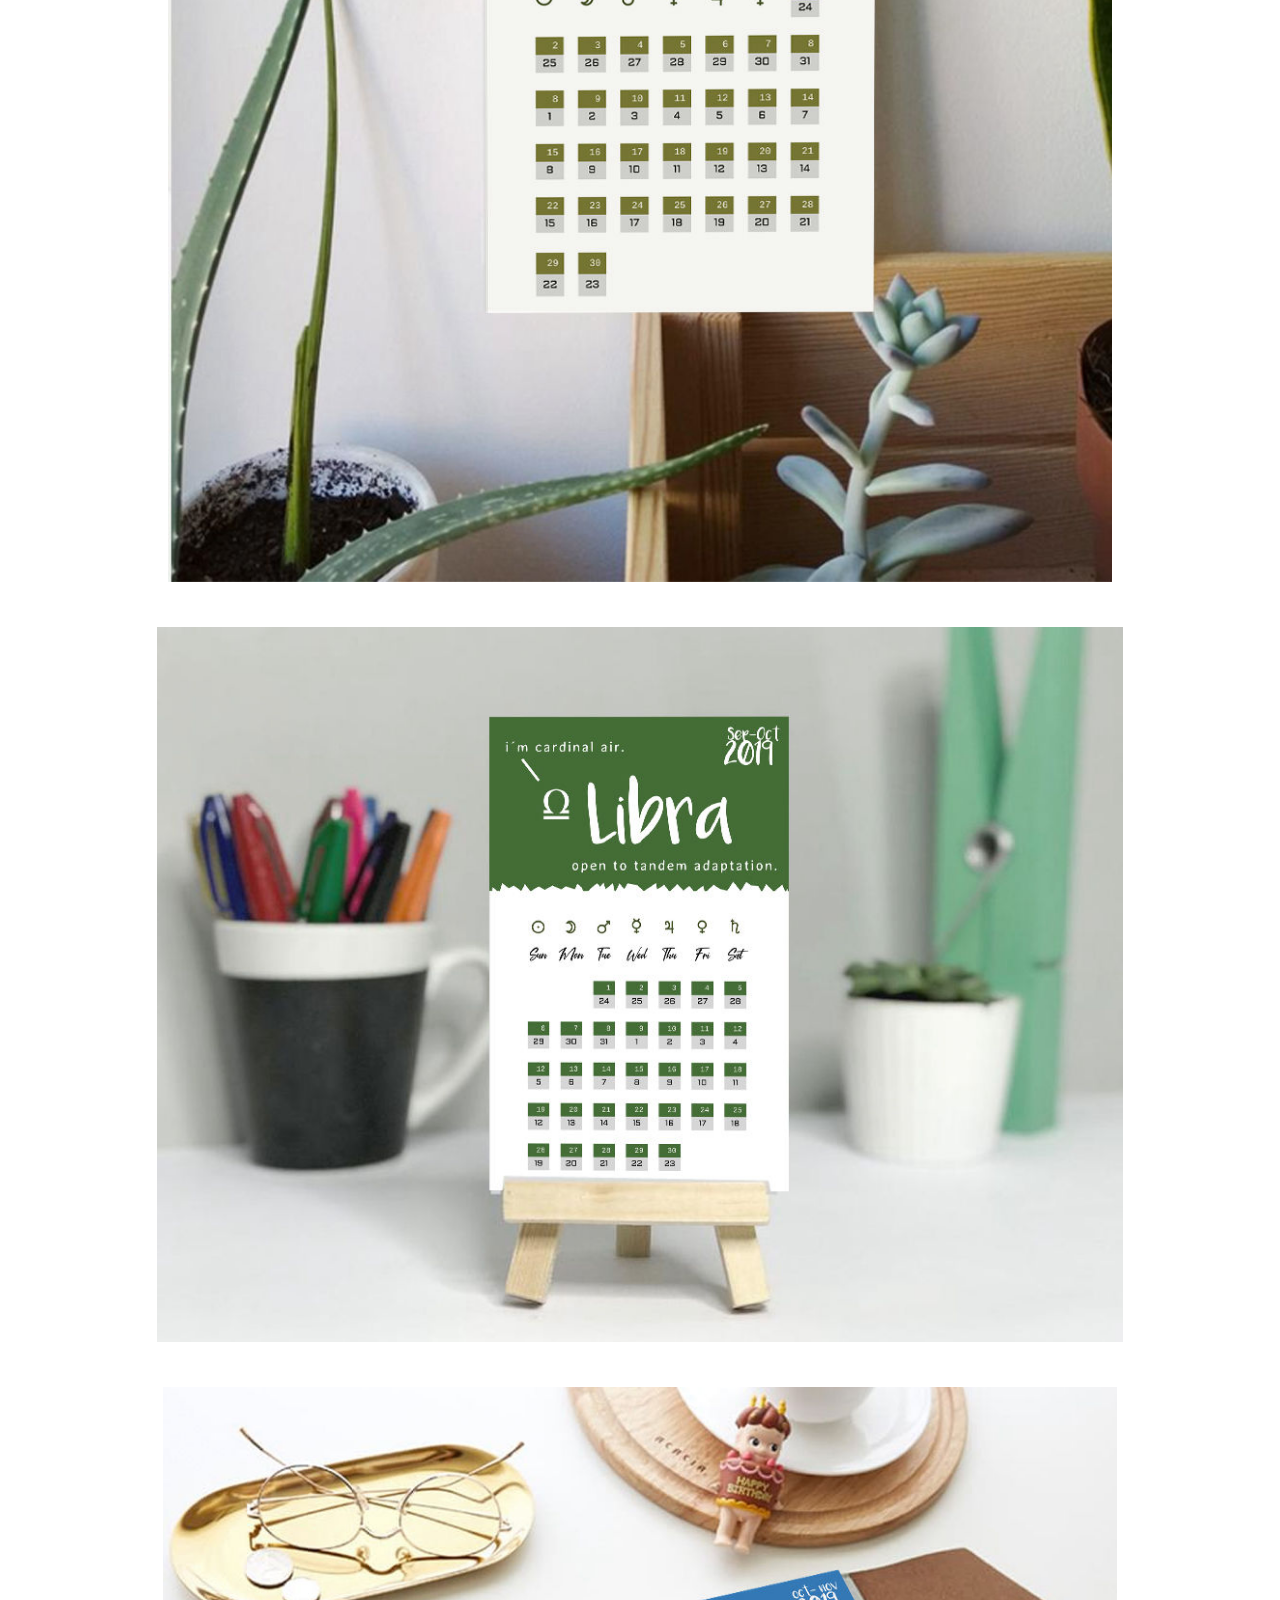
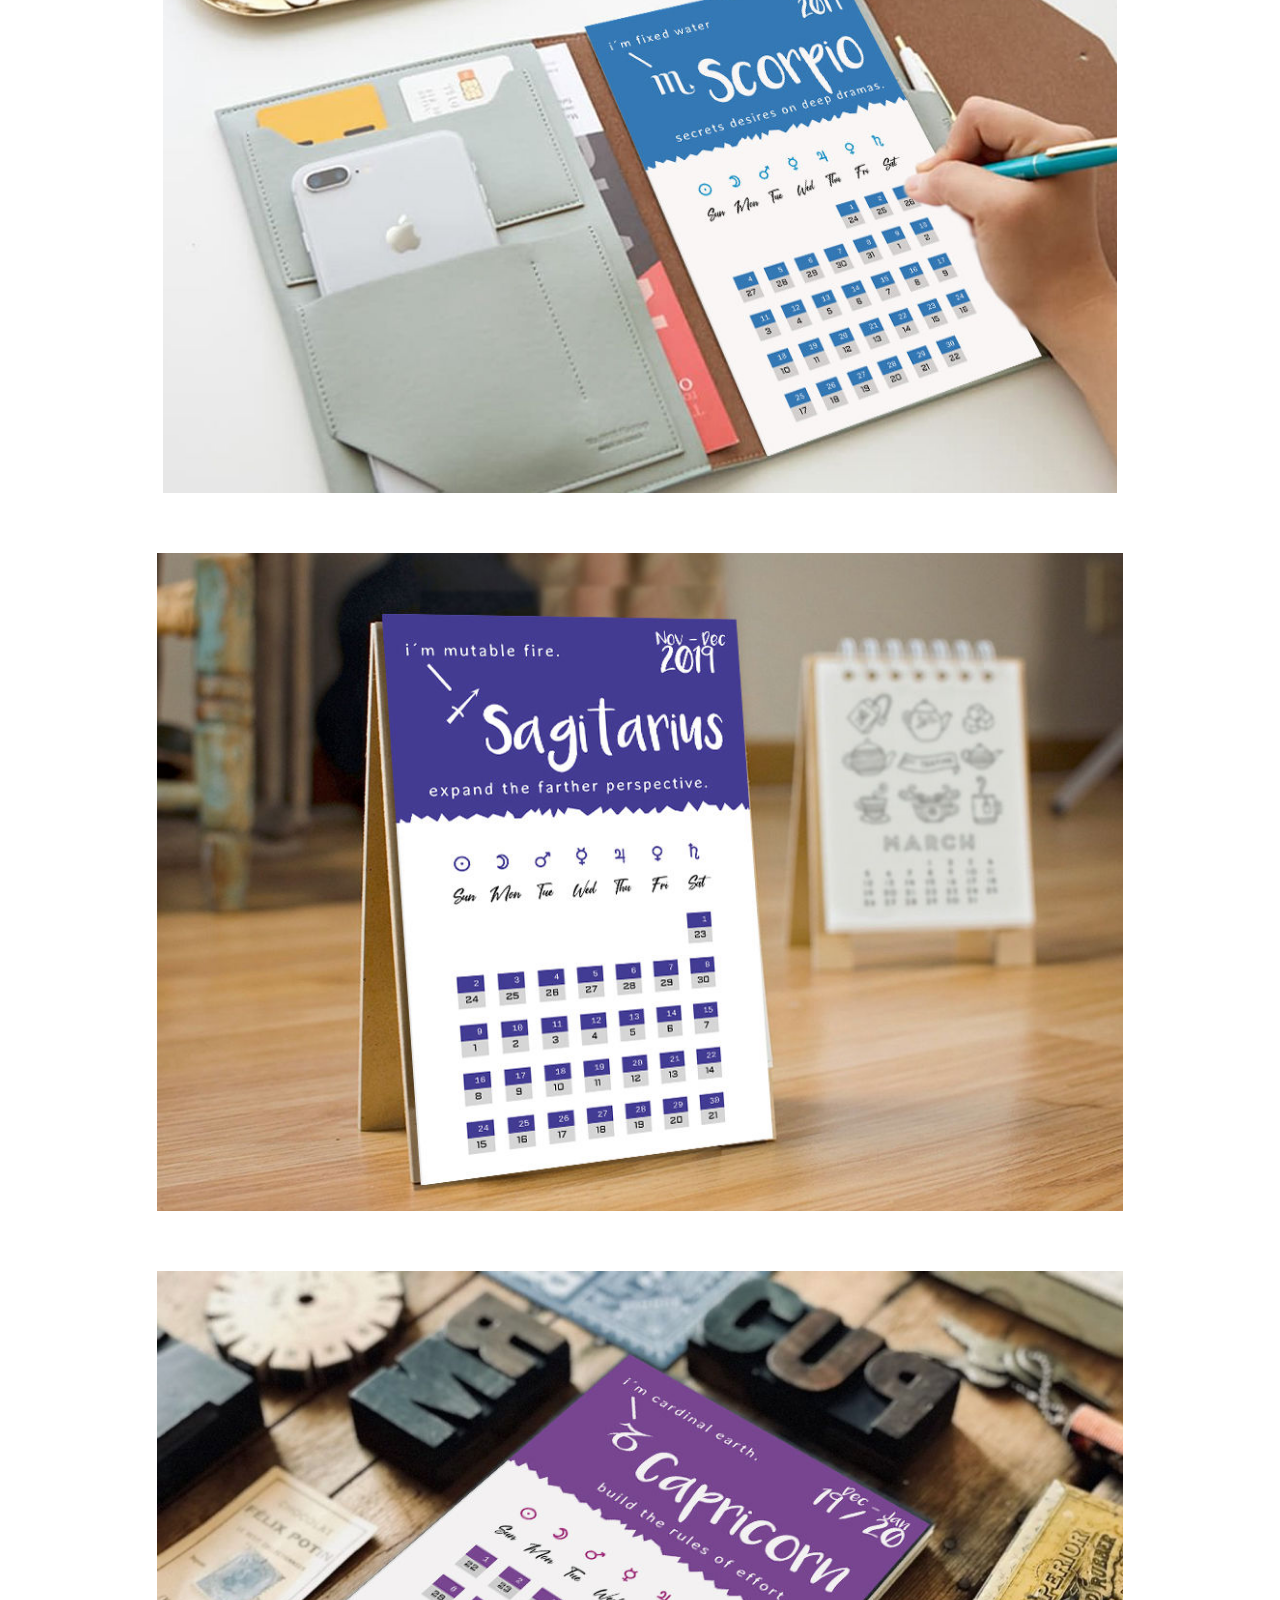
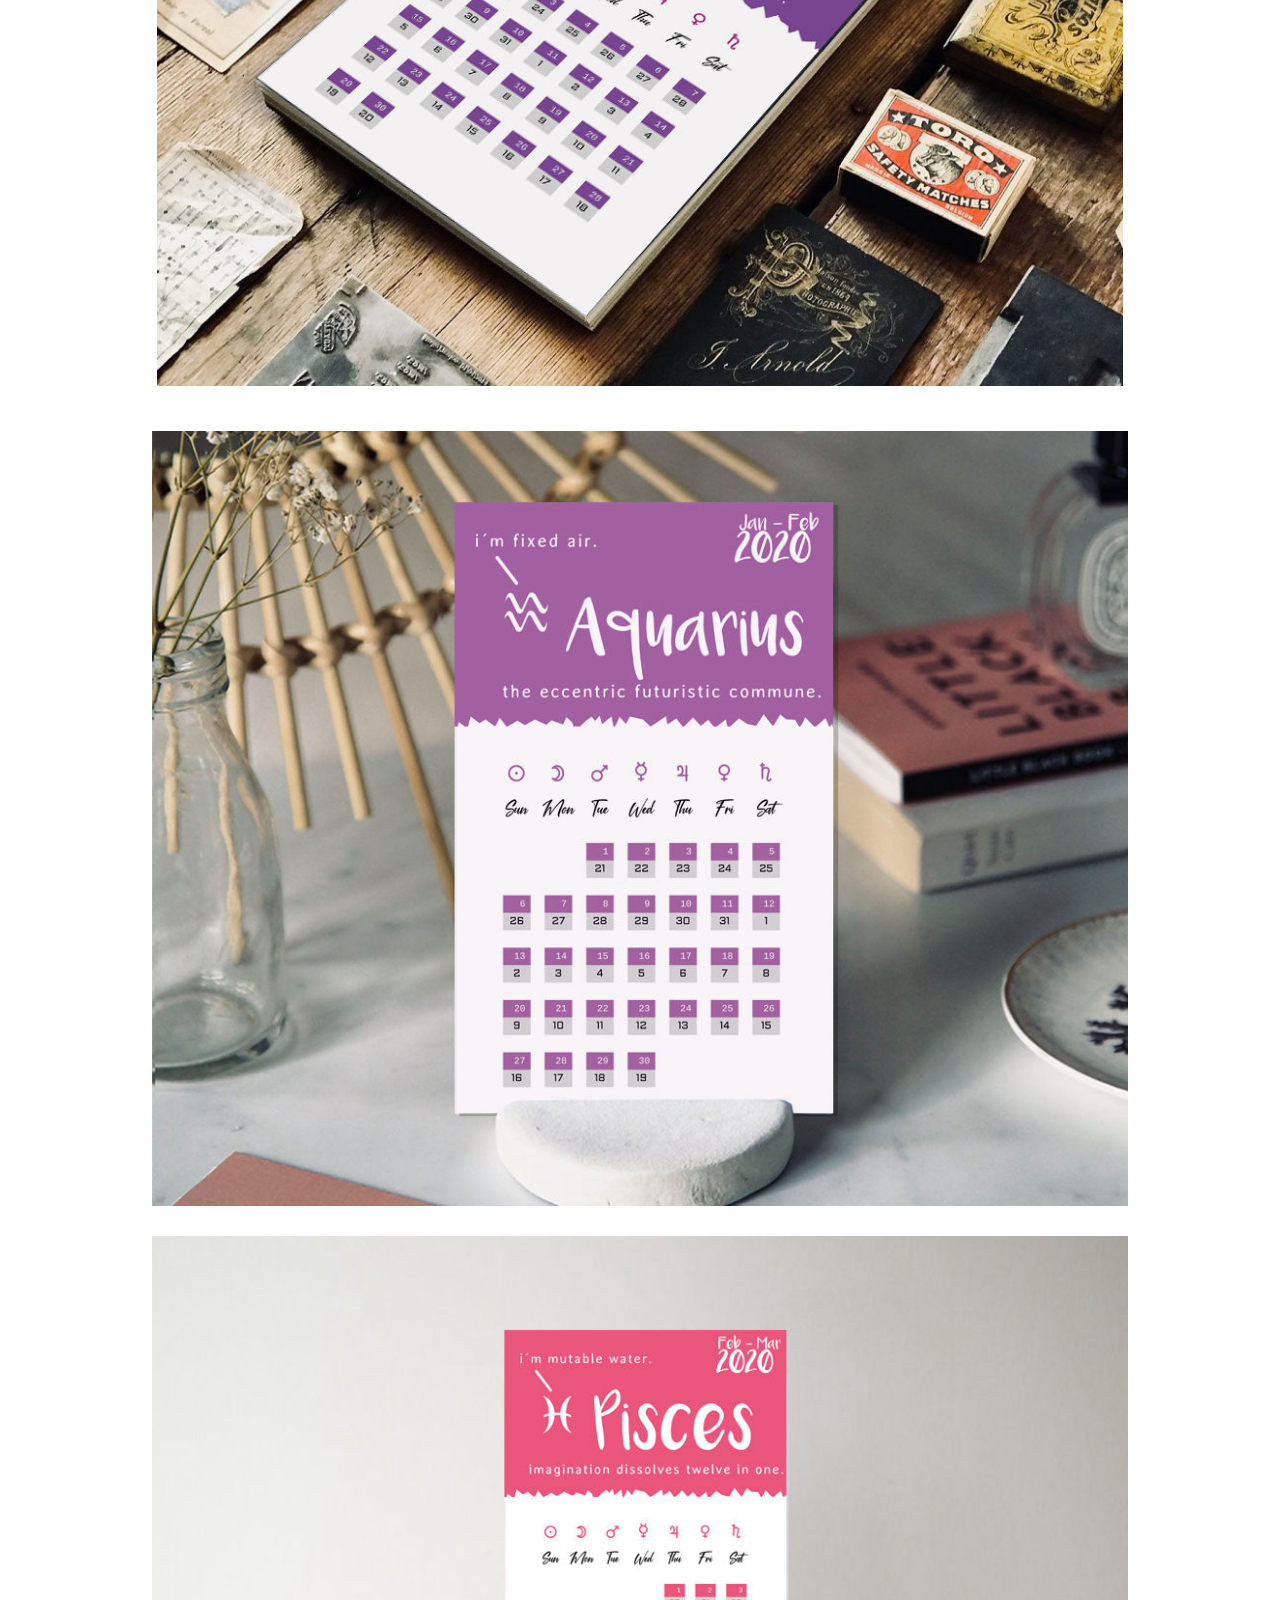
<file: calendar-per-signs.html>
<!DOCTYPE html>
<html  >
<head>
  <!-- Site made with Mobirise Website Builder v4.9.6, https://mobirise.com -->
  <meta charset="UTF-8">
  <meta http-equiv="X-UA-Compatible" content="IE=edge">
  <meta name="generator" content="Mobirise v4.9.6, mobirise.com">
  <meta name="viewport" content="width=device-width, initial-scale=1, minimum-scale=1">
  <link rel="shortcut icon" href="assets/images/favion-128x128.png" type="image/x-icon">
  <meta name="description" content="Calendar per Signs">
  
  <title>Calendar per Signs</title>
  <link rel="stylesheet" href="assets/web/assets/mobirise-icons/mobirise-icons.css">
  <link rel="stylesheet" href="assets/web/assets/mobirise-icons-bold/mobirise-icons-bold.css">
  <link rel="stylesheet" href="assets/web/assets/mobirise-icons2/mobirise2.css">
  <link rel="stylesheet" href="assets/tether/tether.min.css">
  <link rel="stylesheet" href="assets/bootstrap/css/bootstrap.min.css">
  <link rel="stylesheet" href="assets/bootstrap/css/bootstrap-grid.min.css">
  <link rel="stylesheet" href="assets/bootstrap/css/bootstrap-reboot.min.css">
  <link rel="stylesheet" href="assets/theme/css/style.css">
  <link rel="stylesheet" href="assets/mobirise/css/mbr-additional.css" type="text/css">
  
  
  
</head>
<body>
  <section class="cid-rlFiYQPHBm" id="image2-x">

    

    <figure class="mbr-figure">
        <div class="image-block" style="width: 100%;">
            <img src="assets/images/1to6signs-1000x740.jpg" alt="Mobirise" title="">
            
        </div>
    </figure>
</section>

<section class="engine"><a href="https://mobirise.info/y">free html web templates</a></section><section class="mbr-section info2 cid-rlFj0rDj2D" id="info2-y">

    

    

    <div class="container">
        <div class="row main justify-content-center">
            <div class="media-container-column col-12 col-lg-3 col-md-4">
                <div class="mbr-section-btn align-left py-4"><a class="btn btn-primary display-4" href="https://mobirise.co"><span class="mbri-download mbr-iconfont mbr-iconfont-btn" style="font-size: 101px;"></span>
                    </a></div>
            </div>
            <div class="media-container-column title col-12 col-lg-7 col-md-6">
                <h2 class="align-right mbr-bold mbr-white pb-3 mbr-fonts-style display-1">&nbsp;<span style="font-weight: normal;">DOWNLOAD my</span><br>Natural Cycles Calendars</h2>
                
            </div>
        </div>
    </div>
</section>

<section class="testimonials3 cid-rlFj1clQzM" id="testimonials3-z">

    

    

    <div class="container">
        <div class="media-container-row">
            <div class="media-content px-3 align-self-center mbr-white py-2">
                <p class="mbr-text testimonial-text mbr-fonts-style display-7">
                   It is really stimulating for me to start the New Natural Solar Year&nbsp;with this redesigned Calendar&nbsp;for the Astrology Enthusiasts to inaugurate my new digital store called <strong><span style="font-style: normal;">The 12 Sings</span> </strong>in honor of this magical number that contains everythingl. Is it because the universe is a <strong>dodecahedron</strong>?
                </p>
                <p class="mbr-author-name pt-4 mb-2 mbr-fonts-style display-7">
                   JULIETA APOLONIO</p>
                <p class="mbr-author-desc mbr-fonts-style display-7">
                   GRAPHIC DESIGNER AND PROGRAMMER</p>
            </div>

            <div class="mbr-figure pl-lg-5" style="width: 105%;">
              <img src="assets/images/face2.jpg">
            </div>
        </div>
    </div>
</section>

<section class="header11 cid-rlFj2nHckH" id="header11-10">

    <!-- Block parameters controls (Blue "Gear" panel) -->
    
    <!-- End block parameters -->

    
    <div class="container align-left">
        <div class="media-container-column mbr-white col-md-12">
            <h3 class="mbr-section-subtitle py-3 mbr-fonts-style display-5">Welcome to</h3>
            <h1 class="mbr-section-title py-3 mbr-fonts-style display-1">: <strong>The 12 Signs</strong> of the times :<br>
            </h1>
            
            
        </div>
    </div>

    <div class="mbr-arrow hidden-sm-down" aria-hidden="true">
        <a href="#next">
            <i class="mbri-down mbr-iconfont"></i>
        </a>
    </div>
</section>

<section class="cid-rlFj35m2zv" id="image2-11">

    

    <figure class="mbr-figure">
        <div class="image-block" style="width: 100%;">
            <img src="assets/images/lbra-to-pisces-1500x1000.jpg" alt="Mobirise" title="">
            
        </div>
    </figure>
</section>

<section class="counters6 counters cid-rlFj3Vb9yj" id="counters6-12">

    

    

    <div class="container pt-4 mt-2">
        <h2 class="mbr-section-title pb-3 align-center mbr-fonts-style display-1"><strong>A redesigned</strong>&nbsp;solar calendar&nbsp;<br>for&nbsp;the <strong>Astrology Lovers.</strong></h2>
        <h3 class="mbr-section-subtitle pb-5 align-center mbr-fonts-style display-5">: Follow The Natural Year Cycle :</h3>
        <div>
                <div class="cards-container">
                    <div class="card col-12 col-md-6 last-child">
                        <div class="panel-item align-center">
                            <div class="card-img pb-3">
                                <h3 class="img-text mbr-fonts-style display-2">- Calendar by Signs.&nbsp;<br>- Days &amp; Degrees.&nbsp;<br>- Weeks of <br>7 Days &amp; 7 Planets.</h3>
                            </div>
                            <div class="card-text">
                                <h4 class="mbr-content-title mbr-bold mbr-fonts-style display-5"><br><br>Circular and Linear Integration</h4>
                                <p class="mbr-content-text mbr-fonts-style display-5">* Day of the Month<br>*&nbsp;Degree of the Sun in <br>the current Sign of the Year</p>
                            </div>
                        </div>
                    </div>
                    
                    
                    
                </div>
            </div>
    </div>
</section>

<section class="mbr-section content4 cid-rlFj4GbOg4" id="content4-13">

    

    <div class="container">
        <div class="media-container-row">
            <div class="title col-12 col-md-8">
                <h2 class="align-center pb-3 mbr-fonts-style display-1">
                    Something 'new' <br>under the <strong>Sun.</strong></h2>
                
                <div class="mbr-section-btn align-center py-4"><a class="btn btn-danger display-4" href="https://mobirise.co"><span class="mbrib-calendar mbr-iconfont mbr-iconfont-btn" style="font-size: 102px;"></span>DAY OF THE MONTH</a>
                    <a class="btn btn-success-outline display-4" href="https://mobirise.co"><span class="mbri-sun mbr-iconfont mbr-iconfont-btn" style="font-size: 127px;"></span>DEGREE OF THE SUN</a></div>
            </div>
        </div>
    </div>
</section>

<section class="counters6 counters cid-rlFj5neupi" id="counters6-14">

    

    

    <div class="container pt-4 mt-2">
        <h2 class="mbr-section-title pb-3 align-center mbr-fonts-style display-2">E X A M P L E<br></h2>
        <h3 class="mbr-section-subtitle pb-5 align-center mbr-fonts-style display-1">NEW YEAR'S DAY<br><div>Aries 1st degree&nbsp;<br><span style="font-size: 4.25rem;">is&nbsp;</span><span style="font-size: 4.25rem;">March 21st.</span></div></h3>
        <div>
                <div class="cards-container">
                    <div class="card col-12 col-md-6 last-child">
                        <div class="panel-item align-center">
                            <div class="card-img pb-3">
                                <h3 class="img-text mbr-fonts-style display-5">* 1st dgr = from 0 to 1 degree.<br>* the macthing can vary <br>depending of the year.</h3>
                            </div>
                            <div class="card-text">
                                
                                
                            </div>
                        </div>
                    </div>
                    
                    
                    
                </div>
            </div>
    </div>
</section>

<section class="cid-rlFj6aS1yE" id="image2-15">

    

    <figure class="mbr-figure container">
        <div class="image-block" style="width: 74%;">
            <img src="assets/images/ejemplo2-1000x1237.jpg" alt="Mobirise" title="">
            
        </div>
    </figure>
</section>

<section class="counters6 counters cid-rlFj6OPaDG" id="counters6-16">

    

    

    <div class="container pt-4 mt-2">
        <h2 class="mbr-section-title pb-3 align-center mbr-fonts-style display-1">Let´s be <br>creative x12</h2>
        
        <div>
                <div class="cards-container">
                    <div class="card col-12 col-md-6">
                        <div class="panel-item align-center">
                            <div class="card-img pb-3">
                                <h3 class="img-text mbr-fonts-style display-2">.</h3>
                            </div>
                            <div class="card-text">
                                
                                
                            </div>
                        </div>
                    </div>
                    <div class="card col-12 col-md-6 last-child">
                        <div class="panel-item align-center">
                            <div class="card-img pb-3">
                                <h3 class="img-text mbr-fonts-style display-2">.</h3>
                            </div>
                            <div class="card-text">
                                
                                
                            </div>
                        </div>
                    </div>
                    
                    
                </div>
            </div>
    </div>
</section>

<section class="cid-rlFj7y5JUQ" id="image2-17">

    

    <figure class="mbr-figure container">
        <div class="image-block" style="width: 86%;">
            <img src="assets/images/aries-1000x740.jpg" alt="Mobirise" title="">
            
        </div>
    </figure>
</section>

<section class="cid-rlFj8gm3n8" id="image2-18">

    

    <figure class="mbr-figure container">
        <div class="image-block" style="width: 86%;">
            <img src="assets/images/taurus-2-1000x740.jpg" alt="Mobirise" title="">
            
        </div>
    </figure>
</section>

<section class="cid-rlFj8ORSn6" id="image2-19">

    

    <figure class="mbr-figure container">
        <div class="image-block" style="width: 87%;">
            <img src="assets/images/gemini-1000x596.jpg" alt="Mobirise" title="">
            
        </div>
    </figure>
</section>

<section class="cid-rlFj9BEQ9q" id="image2-1a">

    

    <figure class="mbr-figure container">
        <div class="image-block" style="width: 100%;">
            <img src="assets/images/cancer-1000x740.jpg" alt="Mobirise" title="">
            
        </div>
    </figure>
</section>

<section class="cid-rlFja737Qr" id="image2-1b">

    

    <figure class="mbr-figure container">
        <div class="image-block" style="width: 85%;">
            <img src="assets/images/leo-1000x740.jpg" alt="Mobirise" title="">
            
        </div>
    </figure>
</section>

<section class="cid-rlFjaCNvVj" id="image2-1c">

    

    <figure class="mbr-figure container">
        <div class="image-block" style="width: 85%;">
            <img src="assets/images/virgo2-1000x1115.jpg" alt="Mobirise" title="">
            
        </div>
    </figure>
</section>

<section class="cid-rlFjbm4mfr" id="image2-1d">

    

    <figure class="mbr-figure container">
        <div class="image-block" style="width: 87%;">
            <img src="assets/images/libra-1000x740.jpg" alt="Mobirise" title="">
            
        </div>
    </figure>
</section>

<section class="cid-rlFjbQYSdZ" id="image2-1e">

    

    <figure class="mbr-figure container">
        <div class="image-block" style="width: 86%;">
            <img src="assets/images/scorpio2-1-1000x740.jpg" alt="Mobirise" title="">
            
        </div>
    </figure>
</section>

<section class="cid-rlFjcO7lmd" id="image2-1f">

    

    <figure class="mbr-figure container">
        <div class="image-block" style="width: 87%;">
            <img src="assets/images/sagitarius-1000x681.jpg" alt="Mobirise" title="">
            
        </div>
    </figure>
</section>

<section class="cid-rlFjdxjiaU" id="image2-1g">

    

    <figure class="mbr-figure container">
        <div class="image-block" style="width: 87%;">
            <img src="assets/images/capricorn-1-1000x740.jpg" alt="Mobirise" title="">
            
        </div>
    </figure>
</section>

<section class="cid-rlFjewTMYQ" id="image2-1h">

    

    <figure class="mbr-figure container">
        <div class="image-block" style="width: 88%;">
            <img src="assets/images/aquarius-1000x794.jpg" alt="Mobirise" title="">
            
        </div>
    </figure>
</section>

<section class="cid-rlFjfi8Giz" id="image2-1i">

    

    <figure class="mbr-figure container">
        <div class="image-block" style="width: 88%;">
            <img src="assets/images/pisces-1000x751.jpg" alt="Mobirise" title="">
            
        </div>
    </figure>
</section>

<section class="mbr-section content4 cid-rlFjfOa9LQ" id="content4-1j">

    

    <div class="container">
        <div class="media-container-row">
            <div class="title col-12 col-md-8">
                <h2 class="align-center pb-3 mbr-fonts-style display-2">This is a <strong>Digital Product</strong>.&nbsp;<br>DIY:&nbsp;Use your creativity<br><br></h2>
                <h3 class="mbr-section-subtitle align-center mbr-light mbr-fonts-style display-5">Download and print this calendar with&nbsp;<br>your home printer or local provider.</h3>
                
            </div>
        </div>
    </div>
</section>

<section class="cid-rlFjgq6RM4" id="image2-1k">

    

    <figure class="mbr-figure container">
        <div class="image-block" style="width: 94%;">
            <img src="assets/images/printing1-1-1000x553.jpg" alt="Mobirise" title="">
            
        </div>
    </figure>
</section>

<section class="cid-rlFjh4tblc" id="image2-1l">

    

    <figure class="mbr-figure container">
        <div class="image-block" style="width: 74%;">
            <img src="assets/images/goldenmean4-1000x673.jpg" alt="Mobirise" title="">
            
        </div>
    </figure>
</section>

<section class="mbr-section article content11 cid-rlFjhOq69Y" id="content11-1m">
     

    <div class="container">
        <div class="media-container-row">
            <div class="mbr-text counter-container col-12 col-md-8 mbr-fonts-style display-7">
                <ol>
                    <li><strong>FORMAT FILES</strong>&nbsp;<br>- The desings are in PDF and JPEG files. &nbsp;12 sheets A4: 21 cm x 29,7 cm&nbsp;<br></li><li><strong>HOME PRINTING </strong><span style="font-size: 1rem;">&nbsp;<br>- Calibrate your printer, choose the type of paper (grammage and color) and print the files in different versions.</span><br></li><li><strong>UNIQUE STYLES</strong><span style="font-size: 1rem;"> <br>- You can directly print them or use in your own desings.&nbsp;</span></li>
                </ol>
            </div>
        </div>
    </div>
</section>

<section class="mbr-section content4 cid-rlFjinvTre" id="content4-1n">

    

    <div class="container">
        <div class="media-container-row">
            <div class="title col-12 col-md-8">
                <h2 class="align-center pb-3 mbr-fonts-style display-1">How can I <strong>Download</strong>&nbsp;<br>this calendar?<br><br></h2>
                <h3 class="mbr-section-subtitle align-center mbr-light mbr-fonts-style display-5">☆ Receive a link to my Cloud in your email.<br>☆ Download &amp; Print.</h3>
                
            </div>
        </div>
    </div>
</section>

<section class="cid-rlFjj6de5q" id="image2-1o">

    

    <figure class="mbr-figure container">
        <div class="image-block" style="width: 71%;">
            <img src="assets/images/printview-1000x817.jpg" alt="Mobirise" title="">
            
        </div>
    </figure>
</section>

<section class="features9 cid-rlFjjJhMJX" id="features9-1p">

    

    
    <div class="container">
        <div class="row justify-content-center">
            <div class="card p-3 col-12 col-md-6">
                <div class="media-container-row">
                    <div class="card-img pr-2">
                        <span class="mbr-iconfont mobi-mbri-calendar mobi-mbri" style="font-size: 90px;"></span>
                    </div>
                    <div class="card-box">
                        <h4 class="card-title py-3 mbr-fonts-style display-7">NORMAL OR 'ROMAN' CALENDAR</h4>
                        <p class="mbr-text mbr-fonts-style display-7">
                           It includes all the information of a normal calendar based on the Roman calendar, Year, Months and Days, but sorted from the point of view of an Astrology Lover.</p>
                    </div>
                </div>
            </div>

            <div class="card p-3 col-12 col-md-6">
                <div class="media-container-row">
                    <div class="card-img pr-2">
                        <span class="mbr-iconfont mbri-sun2" style="font-size: 100px;"></span>
                    </div>
                    <div class="card-box">
                        <h4 class="card-title py-3 mbr-fonts-style display-7">
                            NATURAL AND CIRCULAR CALENDAR</h4>
                        <p class="mbr-text mbr-fonts-style display-7">
                           Actually the normal calendar is based on ancient calendars. This redesign returns to the origin designed by the wise ancient people more in contact with the natural cycles.
                        </p>
                    </div>
                </div>
            </div>

            

            
        </div>
    </div>
</section>

<section class="features9 cid-rlFjktaEqO" id="features9-1q">

    

    
    <div class="container">
        <div class="row justify-content-center">
            <div class="card p-3 col-12 col-md-6">
                <div class="media-container-row">
                    <div class="card-img pr-2">
                        <span class="mbr-iconfont mbri-setting" style="font-size: 100px;"></span>
                    </div>
                    <div class="card-box">
                        <h4 class="card-title py-3 mbr-fonts-style display-7">365 / 366 DAYS</h4>
                        <p class="mbr-text mbr-fonts-style display-7">
                           The uncomfortable leap year aimed at synchronizing the daily rotation period of 24 hours with the duration of the annual solar cycle.
                        </p>
                    </div>
                </div>
            </div>

            <div class="card p-3 col-12 col-md-6">
                <div class="media-container-row">
                    <div class="card-img pr-2">
                        <span class="mbr-iconfont mbri-update" style="font-size: 100px;"></span>
                    </div>
                    <div class="card-box">
                        <h4 class="card-title py-3 mbr-fonts-style display-7">
                            360 DEGREES</h4>
                        <p class="mbr-text mbr-fonts-style display-7">
                           360 degrees means a complete revolution, a solar cycle in the ecliptic. The 360/365 ratio is the phase difference between the cycles of the earth and the solar cycle, which indicates that each day the Sun "moves" approximately 1 degree.
                        </p>
                    </div>
                </div>
            </div>

            

            
        </div>
    </div>
</section>

<section class="features9 cid-rlFjlcsp8J" id="features9-1r">

    

    
    <div class="container">
        <div class="row justify-content-center">
            <div class="card p-3 col-12 col-md-6">
                <div class="media-container-row">
                    <div class="card-img pr-2">
                        <span class="mbr-iconfont mbri-edit" style="font-size: 100px;"></span>
                    </div>
                    <div class="card-box">
                        <h4 class="card-title py-3 mbr-fonts-style display-7">12 MONTHS</h4>
                        <p class="mbr-text mbr-fonts-style display-7">
                           January - February - March<br>April - May - June<br>July - Agust - September<br>October - November - December</p>
                    </div>
                </div>
            </div>

            <div class="card p-3 col-12 col-md-6">
                <div class="media-container-row">
                    <div class="card-img pr-2">
                        <span class="mbr-iconfont mbri-star" style="font-size: 100px;"></span>
                    </div>
                    <div class="card-box">
                        <h4 class="card-title py-3 mbr-fonts-style display-7">
                            12 SINGS</h4>
                        <p class="mbr-text mbr-fonts-style display-7">
                           Aries -&nbsp;Taurus -&nbsp;Gemini <br>Cancer - Leo - Virgo<br>Libra - Scorpio - Sagitarius<br>Capricorn - Aquarius - Pisces</p>
                    </div>
                </div>
            </div>

            

            
        </div>
    </div>
</section>

<section class="features9 cid-rlFjlIlRzG" id="features9-1s">

    

    
    <div class="container">
        <div class="row justify-content-center">
            <div class="card p-3 col-12 col-md-6">
                <div class="media-container-row">
                    <div class="card-img pr-2">
                        <span class="mbr-iconfont mbri-clock" style="font-size: 100px;"></span>
                    </div>
                    <div class="card-box">
                        <h4 class="card-title py-3 mbr-fonts-style display-7">7 DAYS OF THE WEEK</h4>
                        <p class="mbr-text mbr-fonts-style display-7">Sunday, Monday, Tuesday,&nbsp;<br>Wednesday, Thursday, Friday, Saturday.</p>
                    </div>
                </div>
            </div>

            <div class="card p-3 col-12 col-md-6">
                <div class="media-container-row">
                    <div class="card-img pr-2">
                        <span class="mbr-iconfont mbri-globe-2" style="font-size: 100px;"></span>
                    </div>
                    <div class="card-box">
                        <h4 class="card-title py-3 mbr-fonts-style display-7">7 PLANETS OF THE WEEK</h4>
                        <p class="mbr-text mbr-fonts-style display-7">
                           Sun, Moon, Mars, Mercury,&nbsp;<br>Jupiter, Venus, Saturn.&nbsp;</p>
                    </div>
                </div>
            </div>

            

            
        </div>
    </div>
</section>


  <script src="assets/web/assets/jquery/jquery.min.js"></script>
  <script src="assets/popper/popper.min.js"></script>
  <script src="assets/tether/tether.min.js"></script>
  <script src="assets/bootstrap/js/bootstrap.min.js"></script>
  <script src="assets/smoothscroll/smooth-scroll.js"></script>
  <script src="assets/viewportchecker/jquery.viewportchecker.js"></script>
  <script src="assets/theme/js/script.js"></script>
  
  
</body>
</html>
</file>
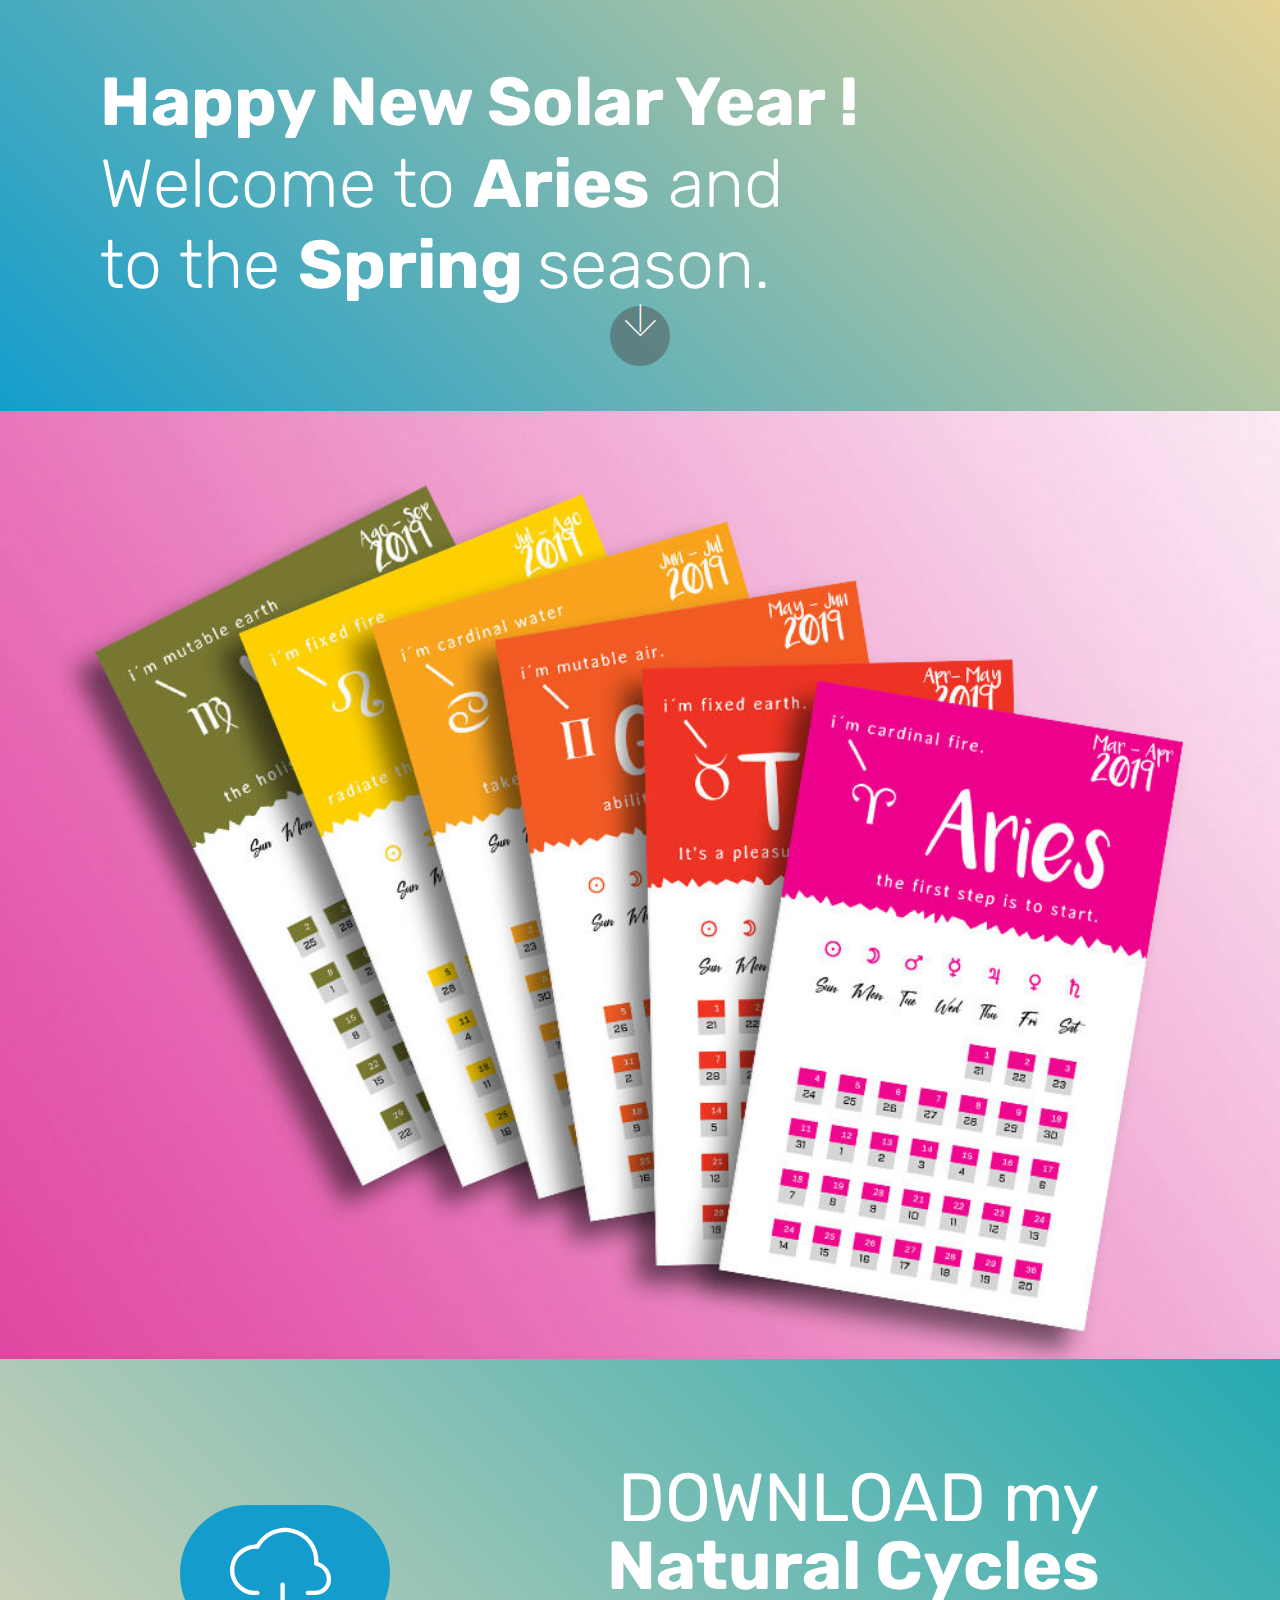
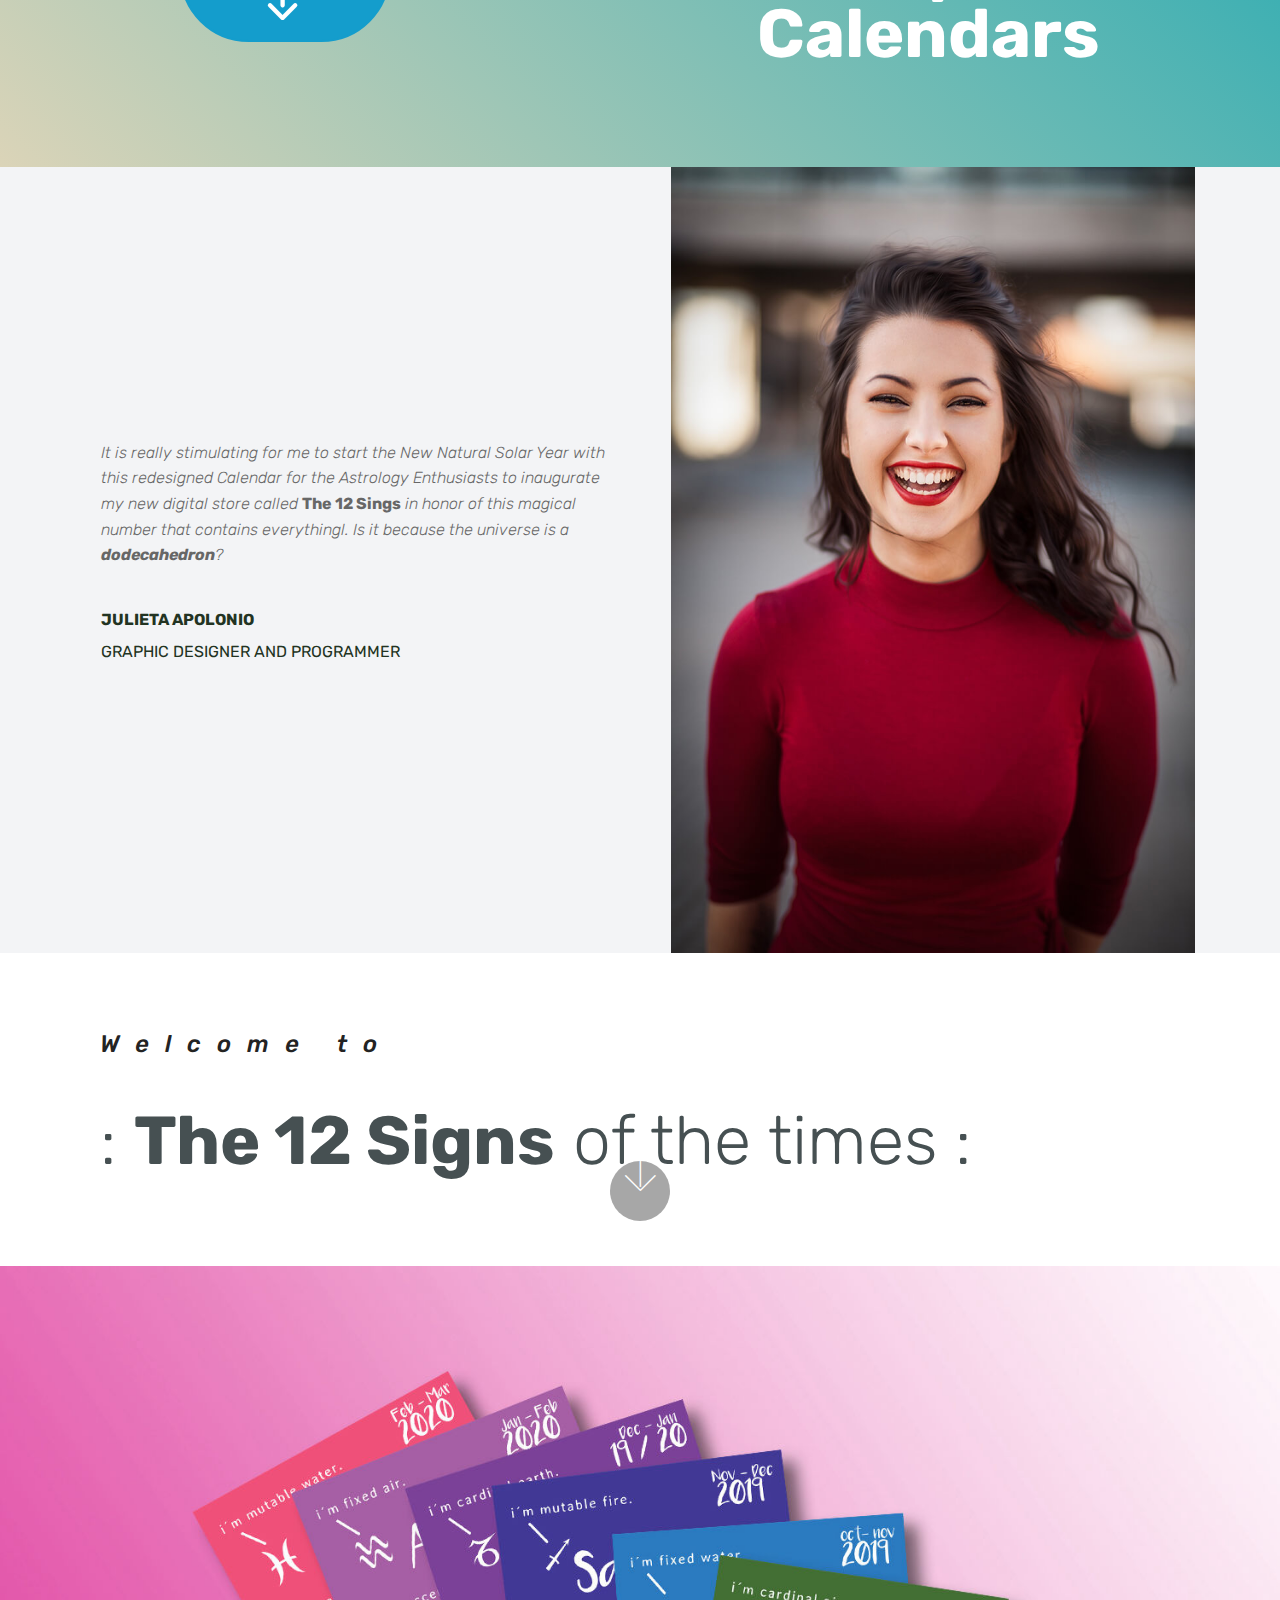
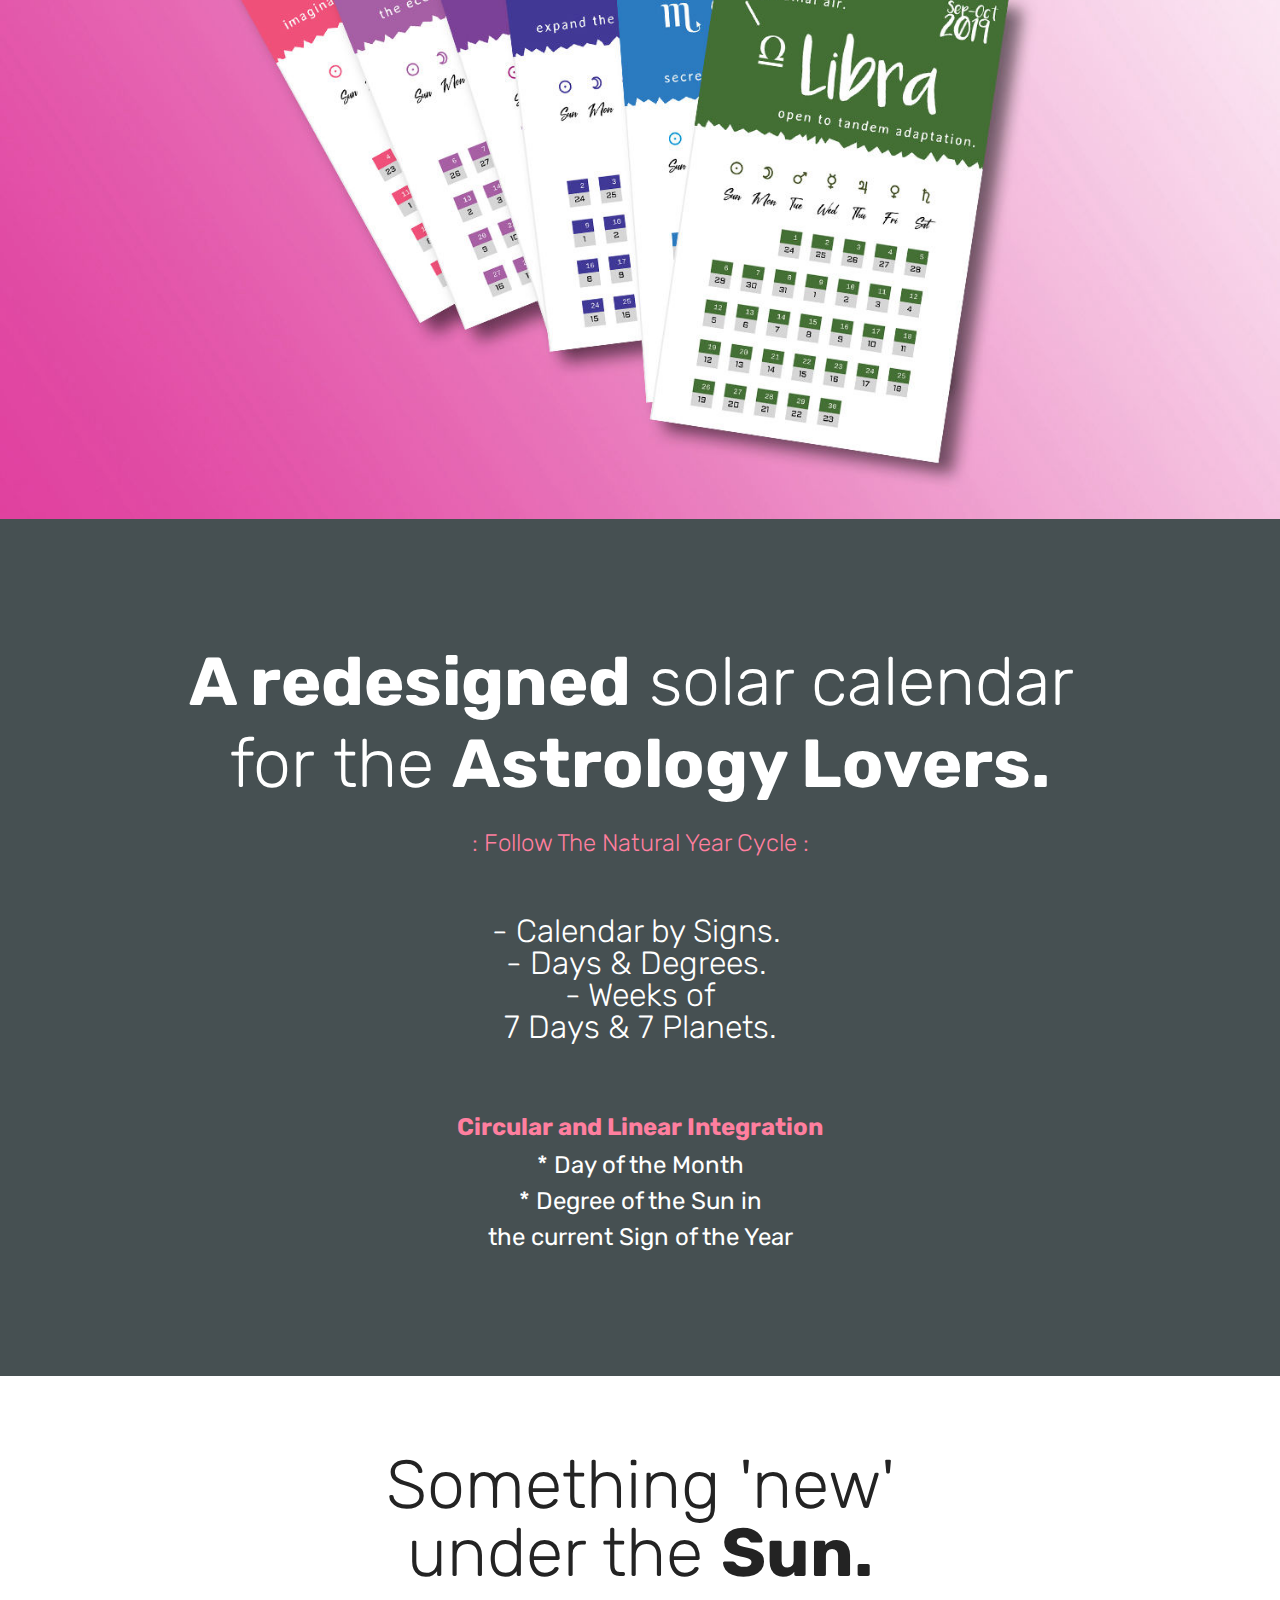
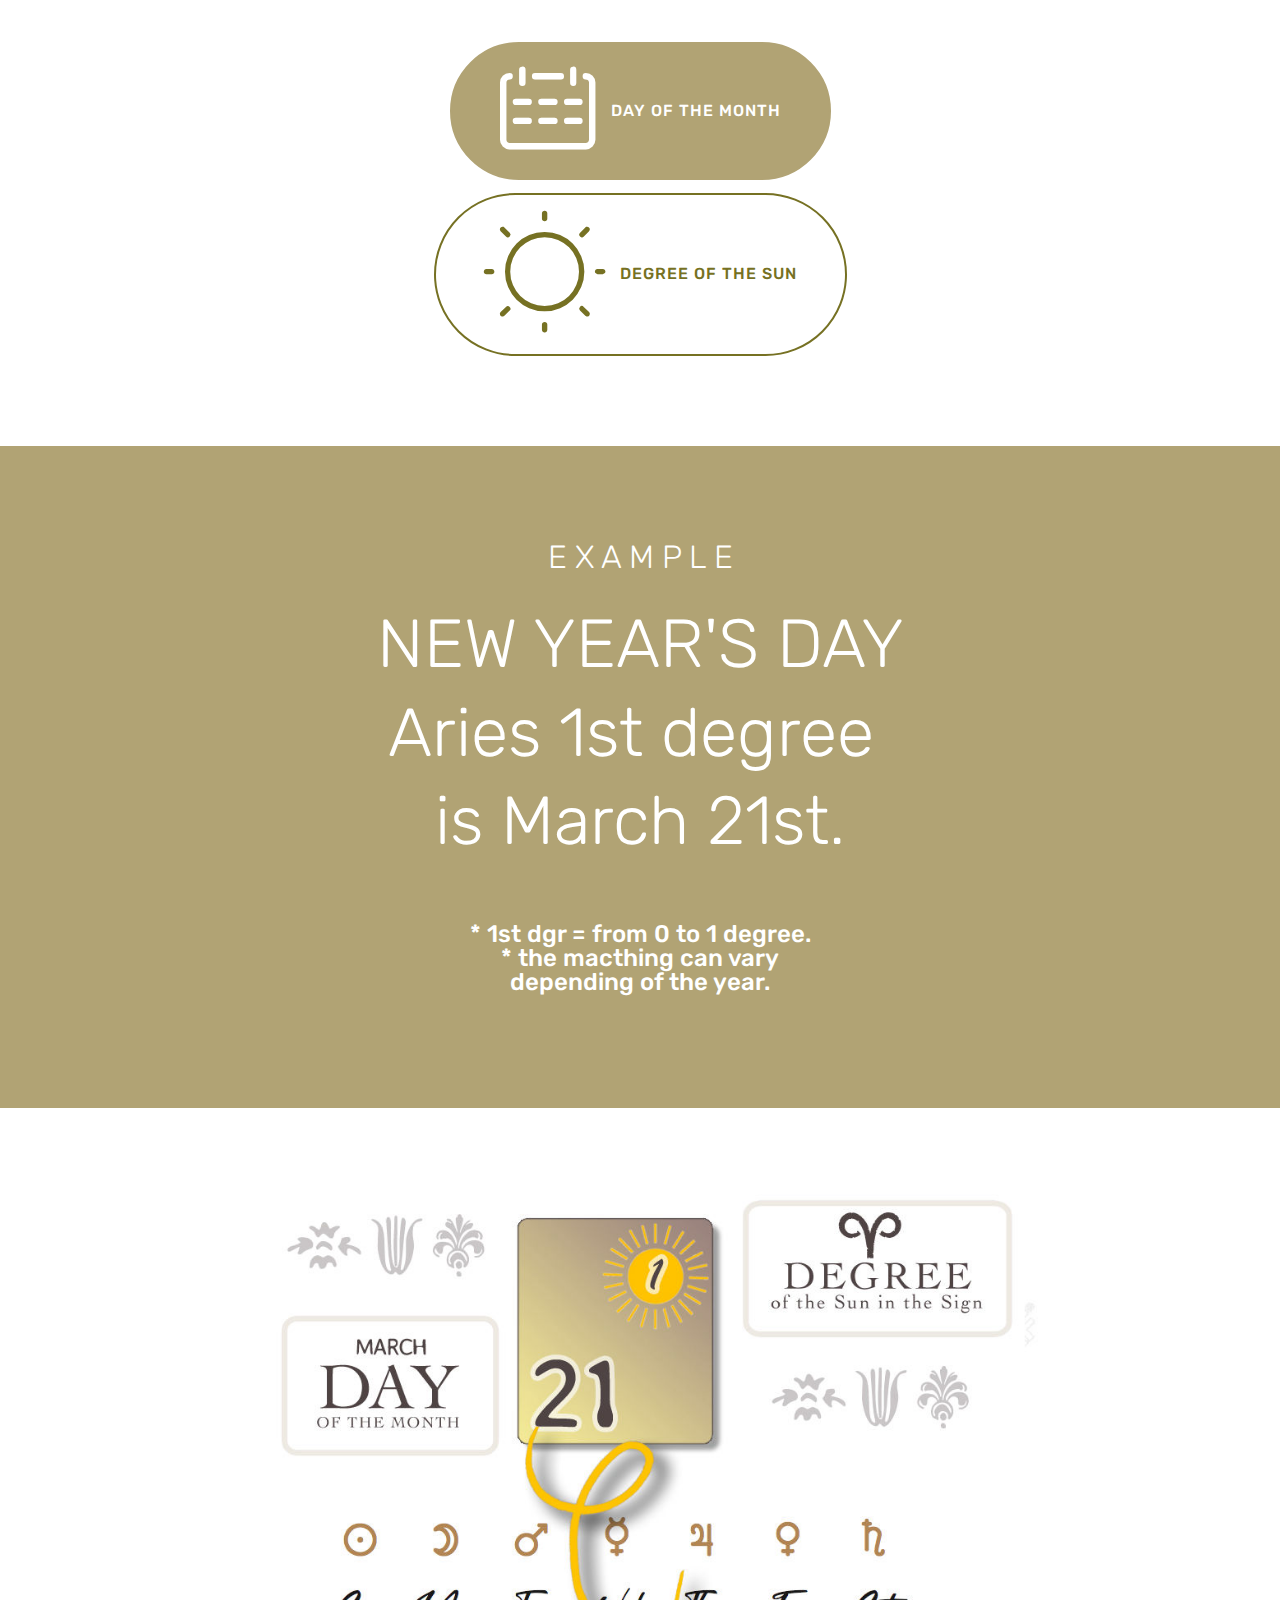
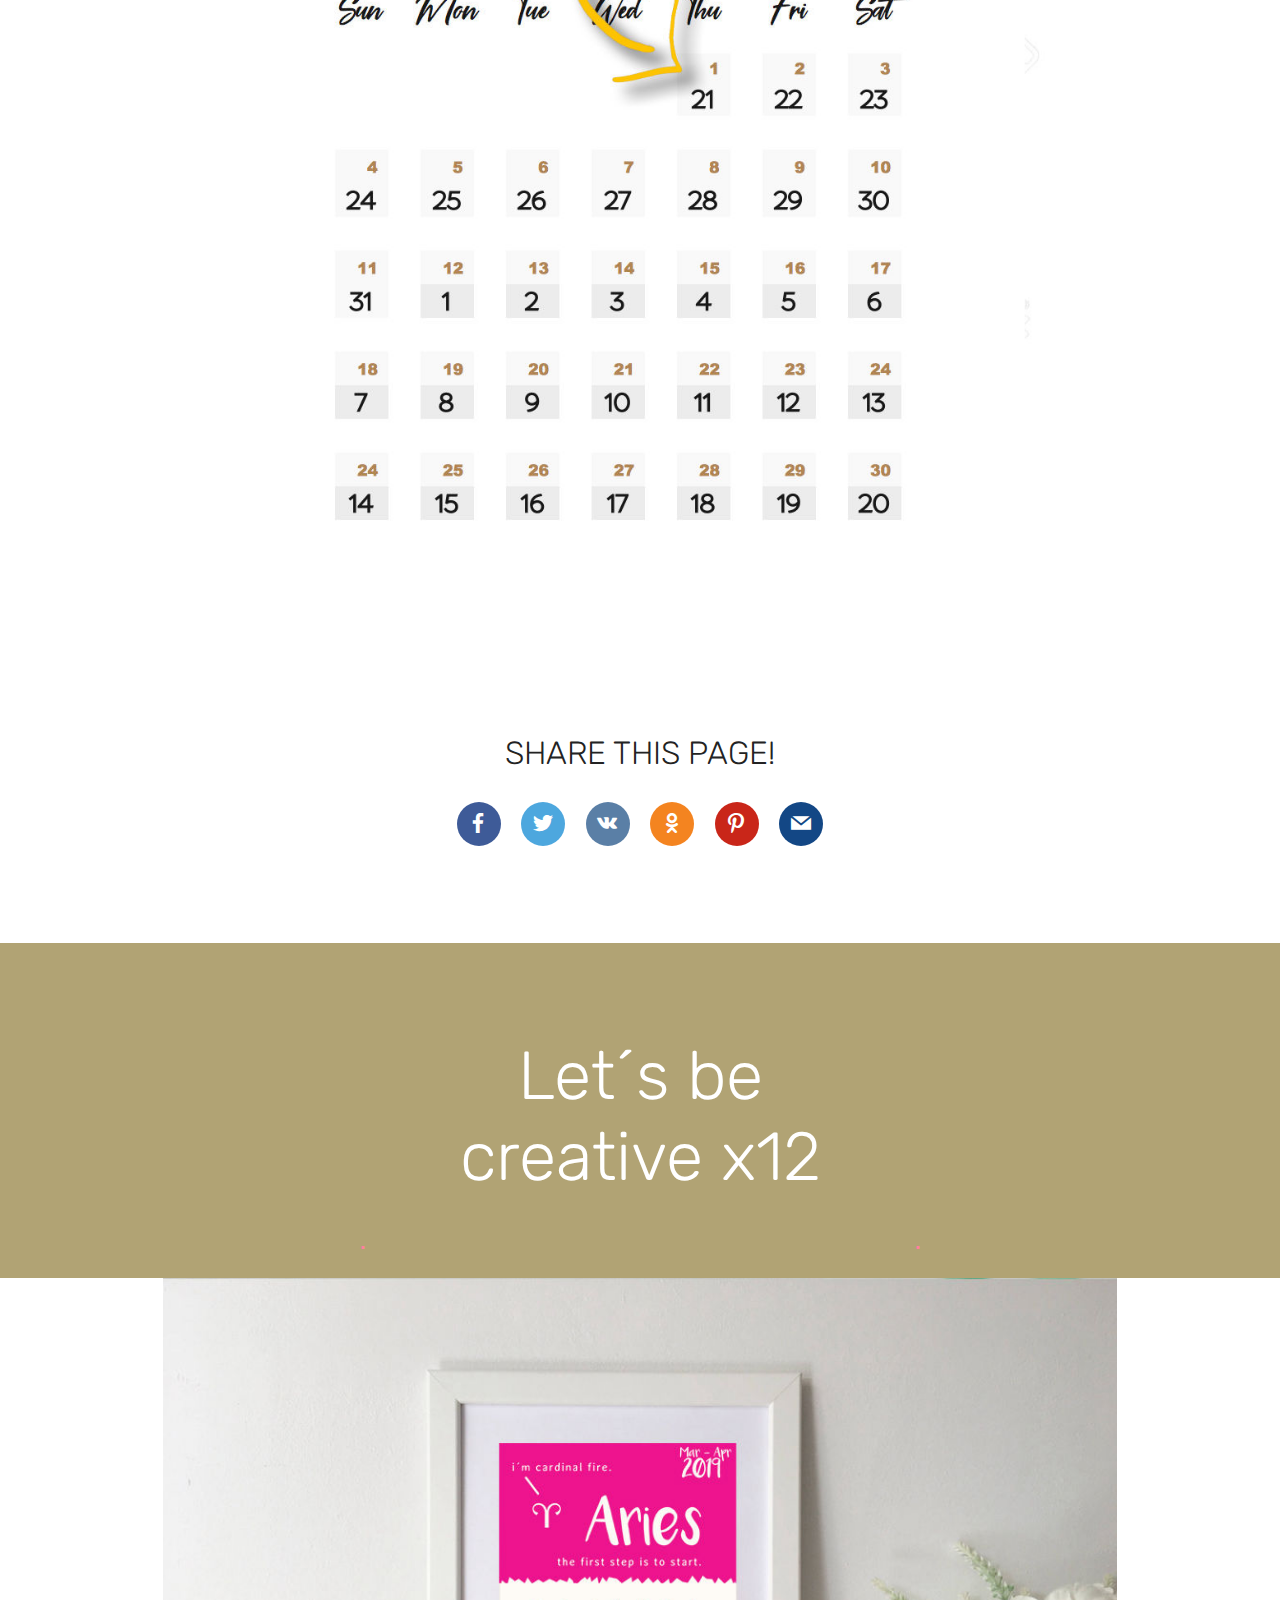
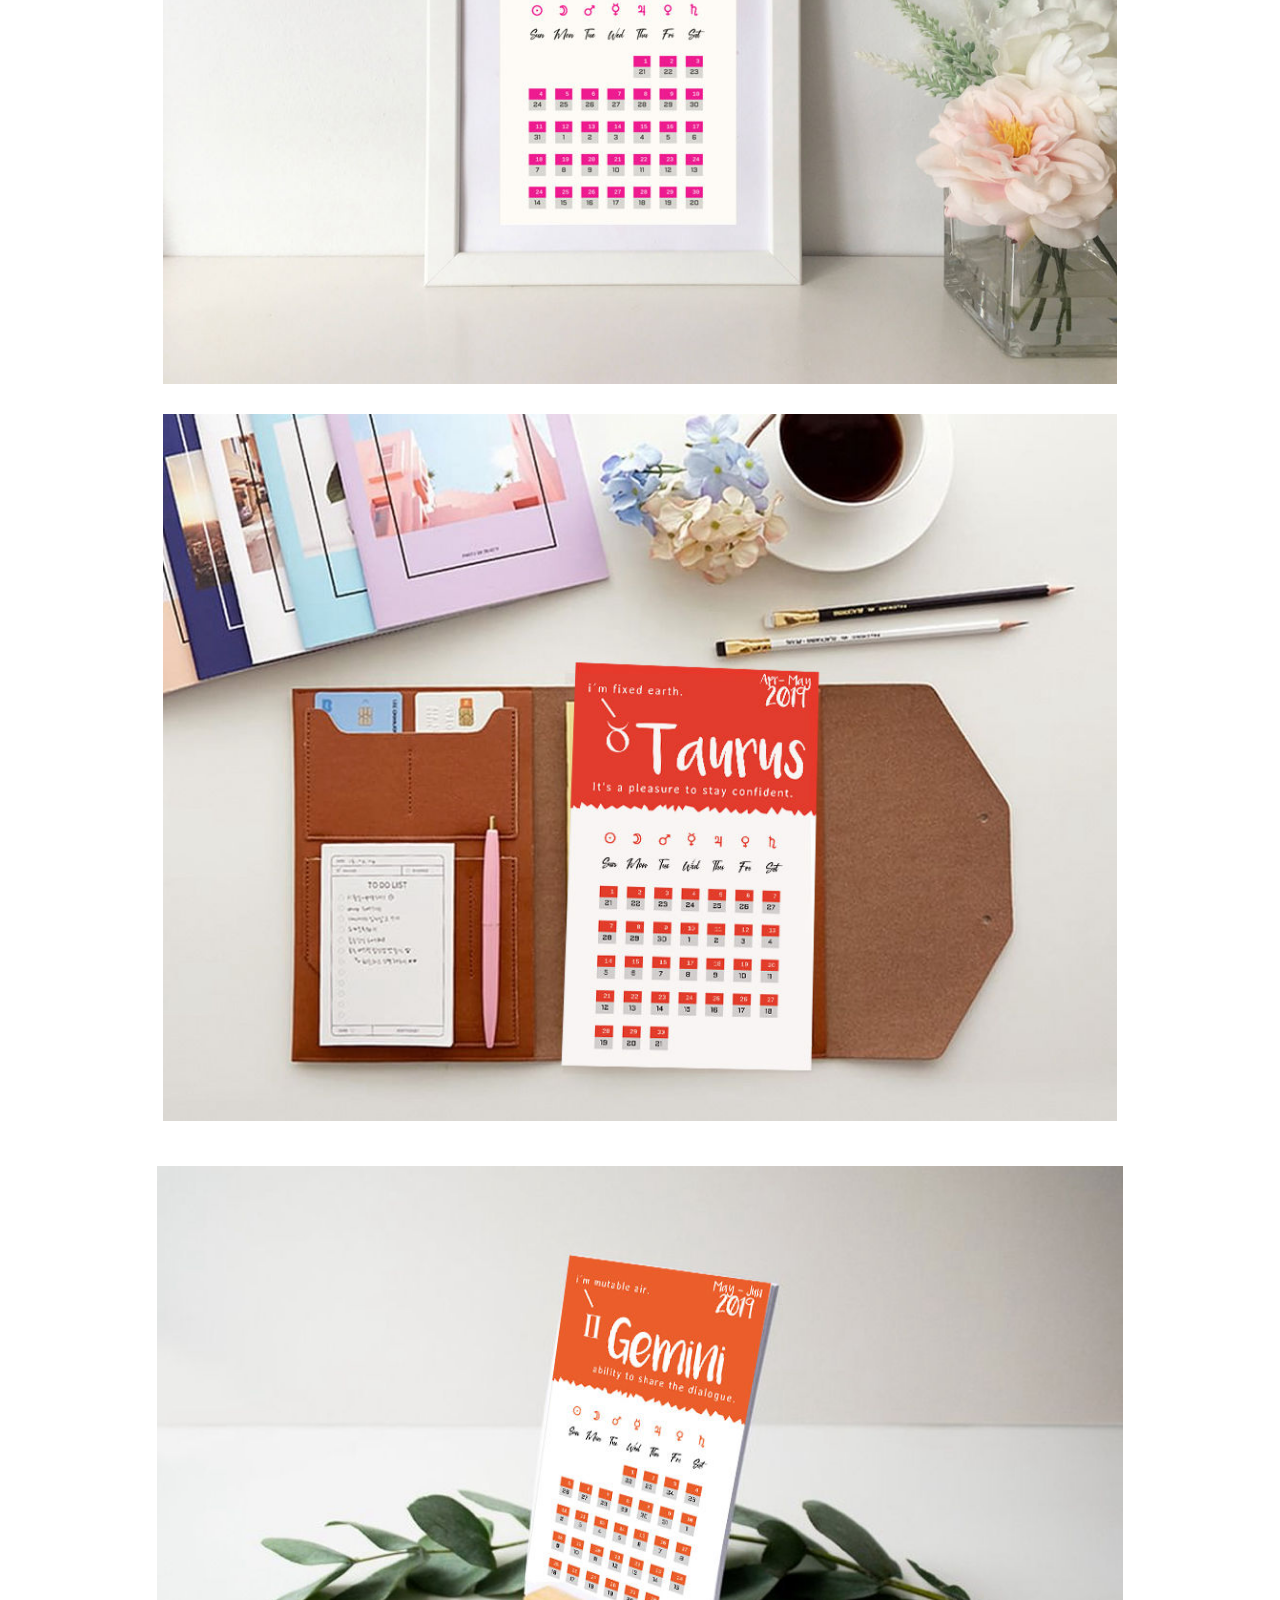
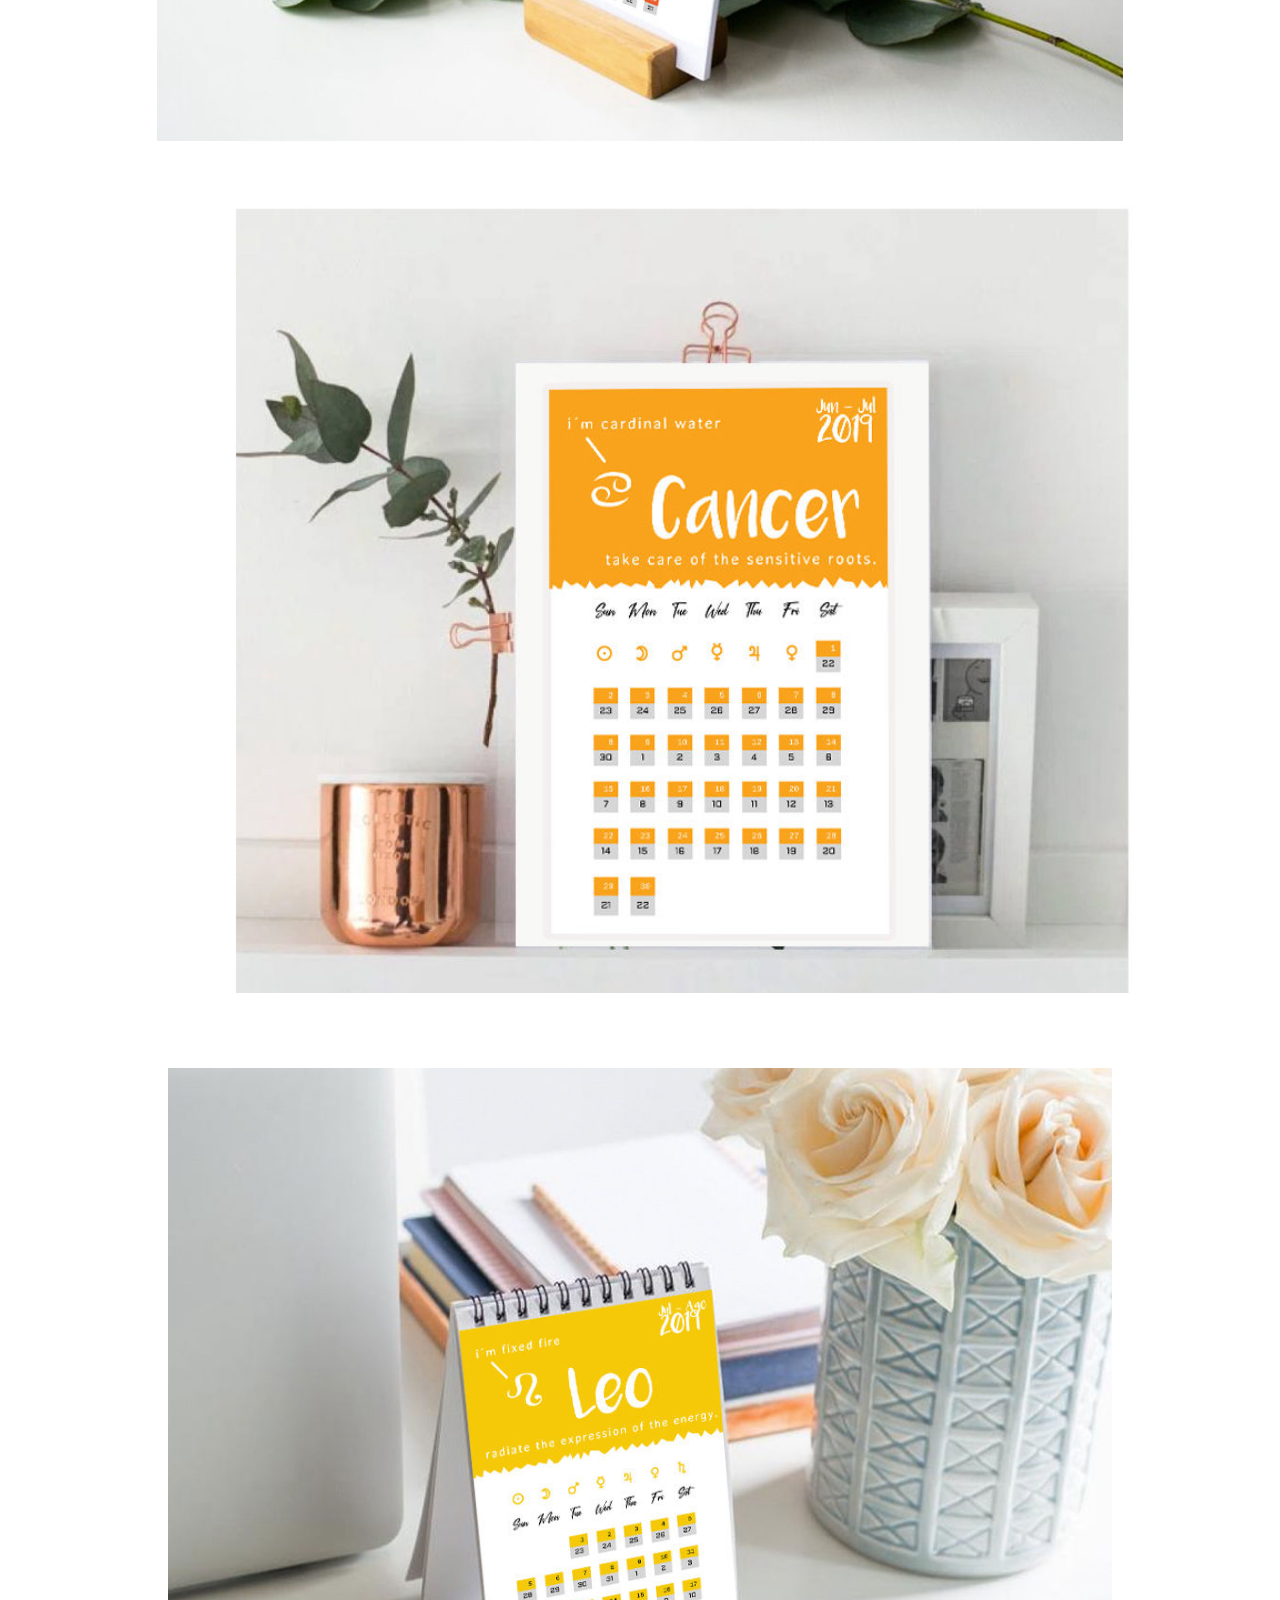
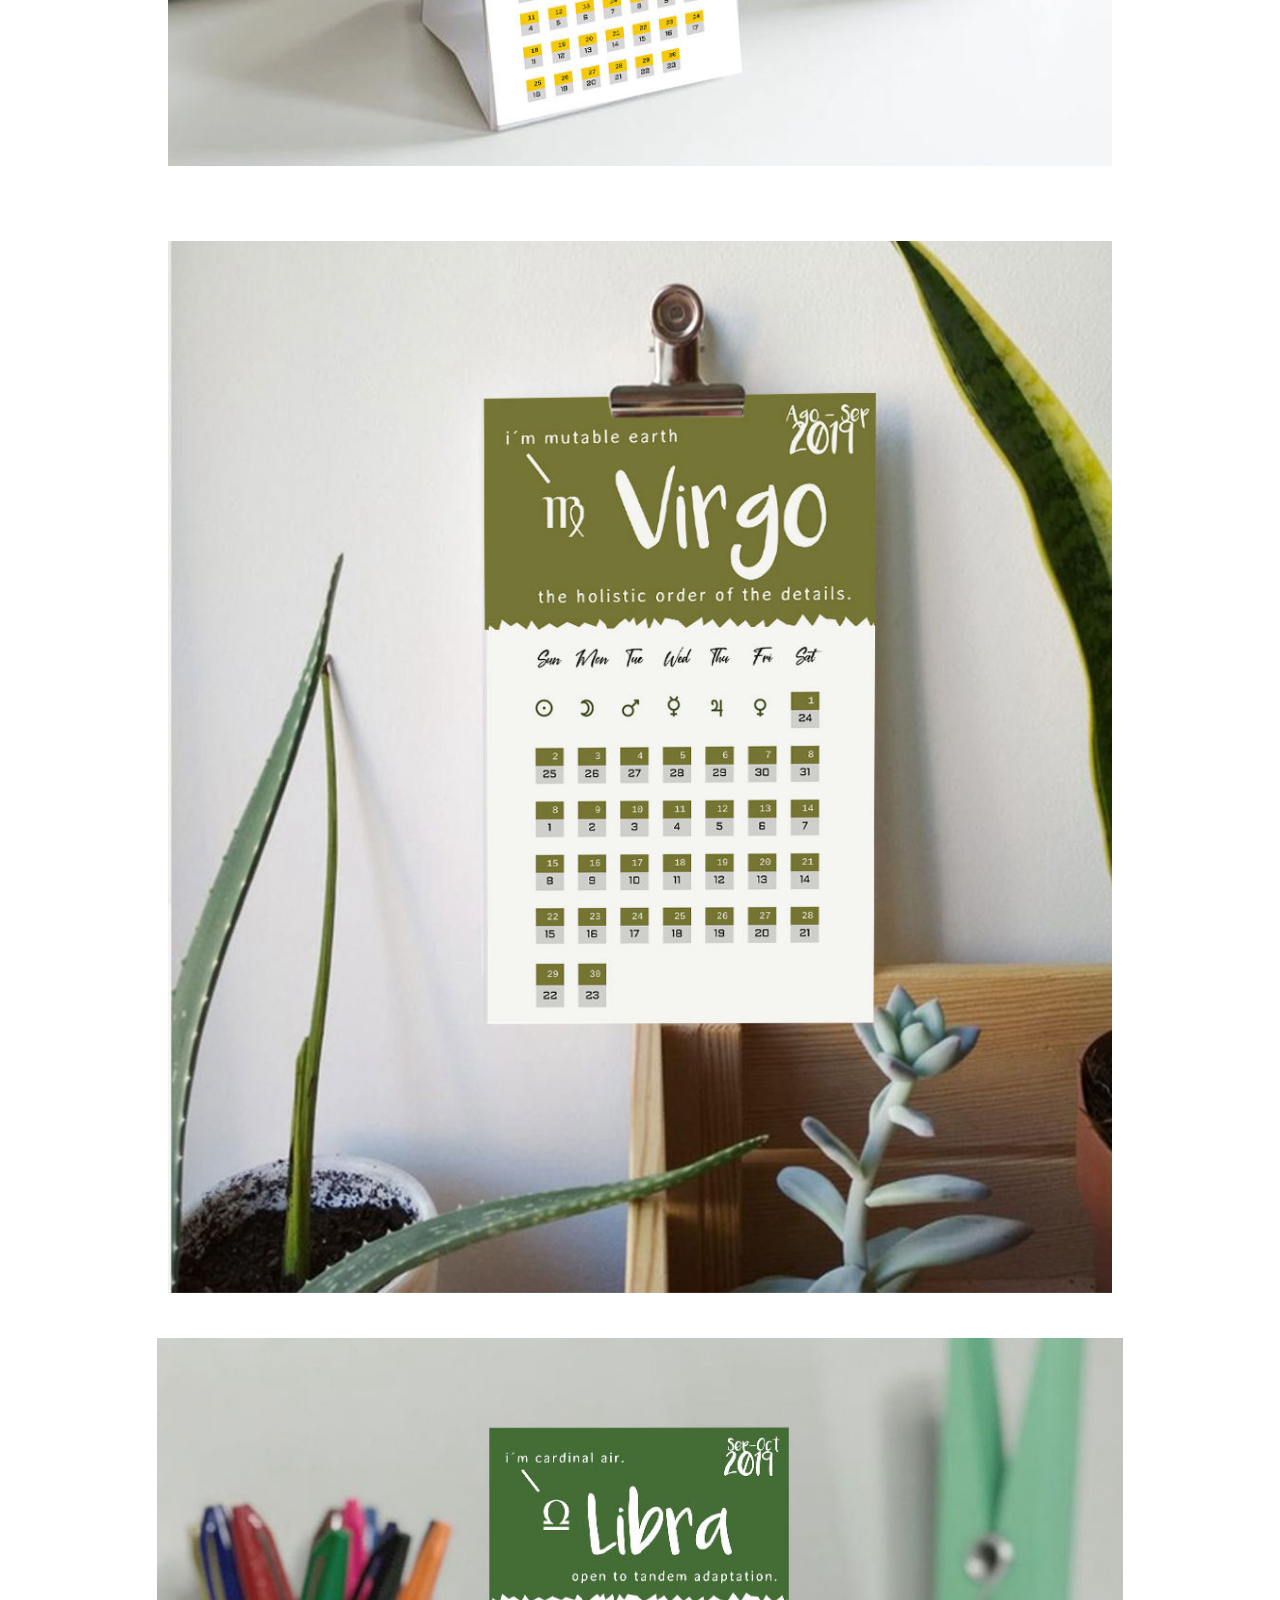
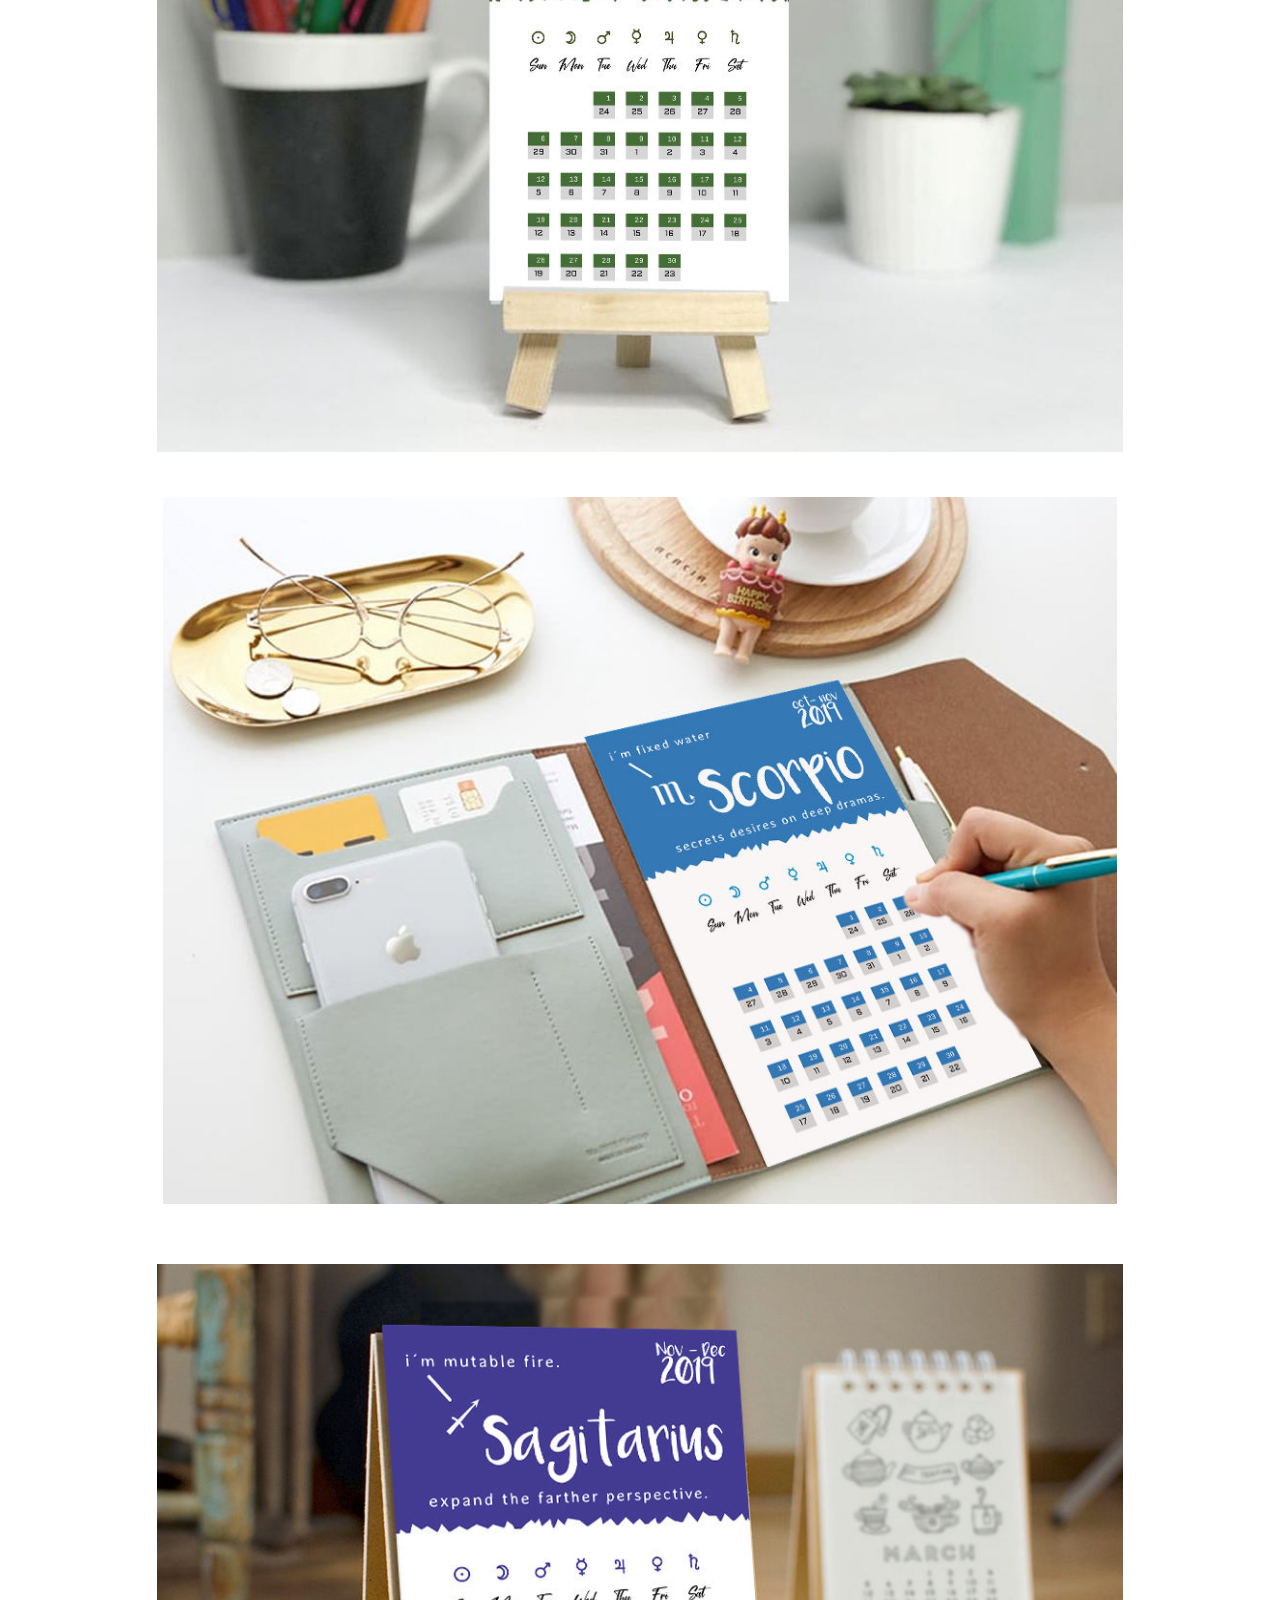
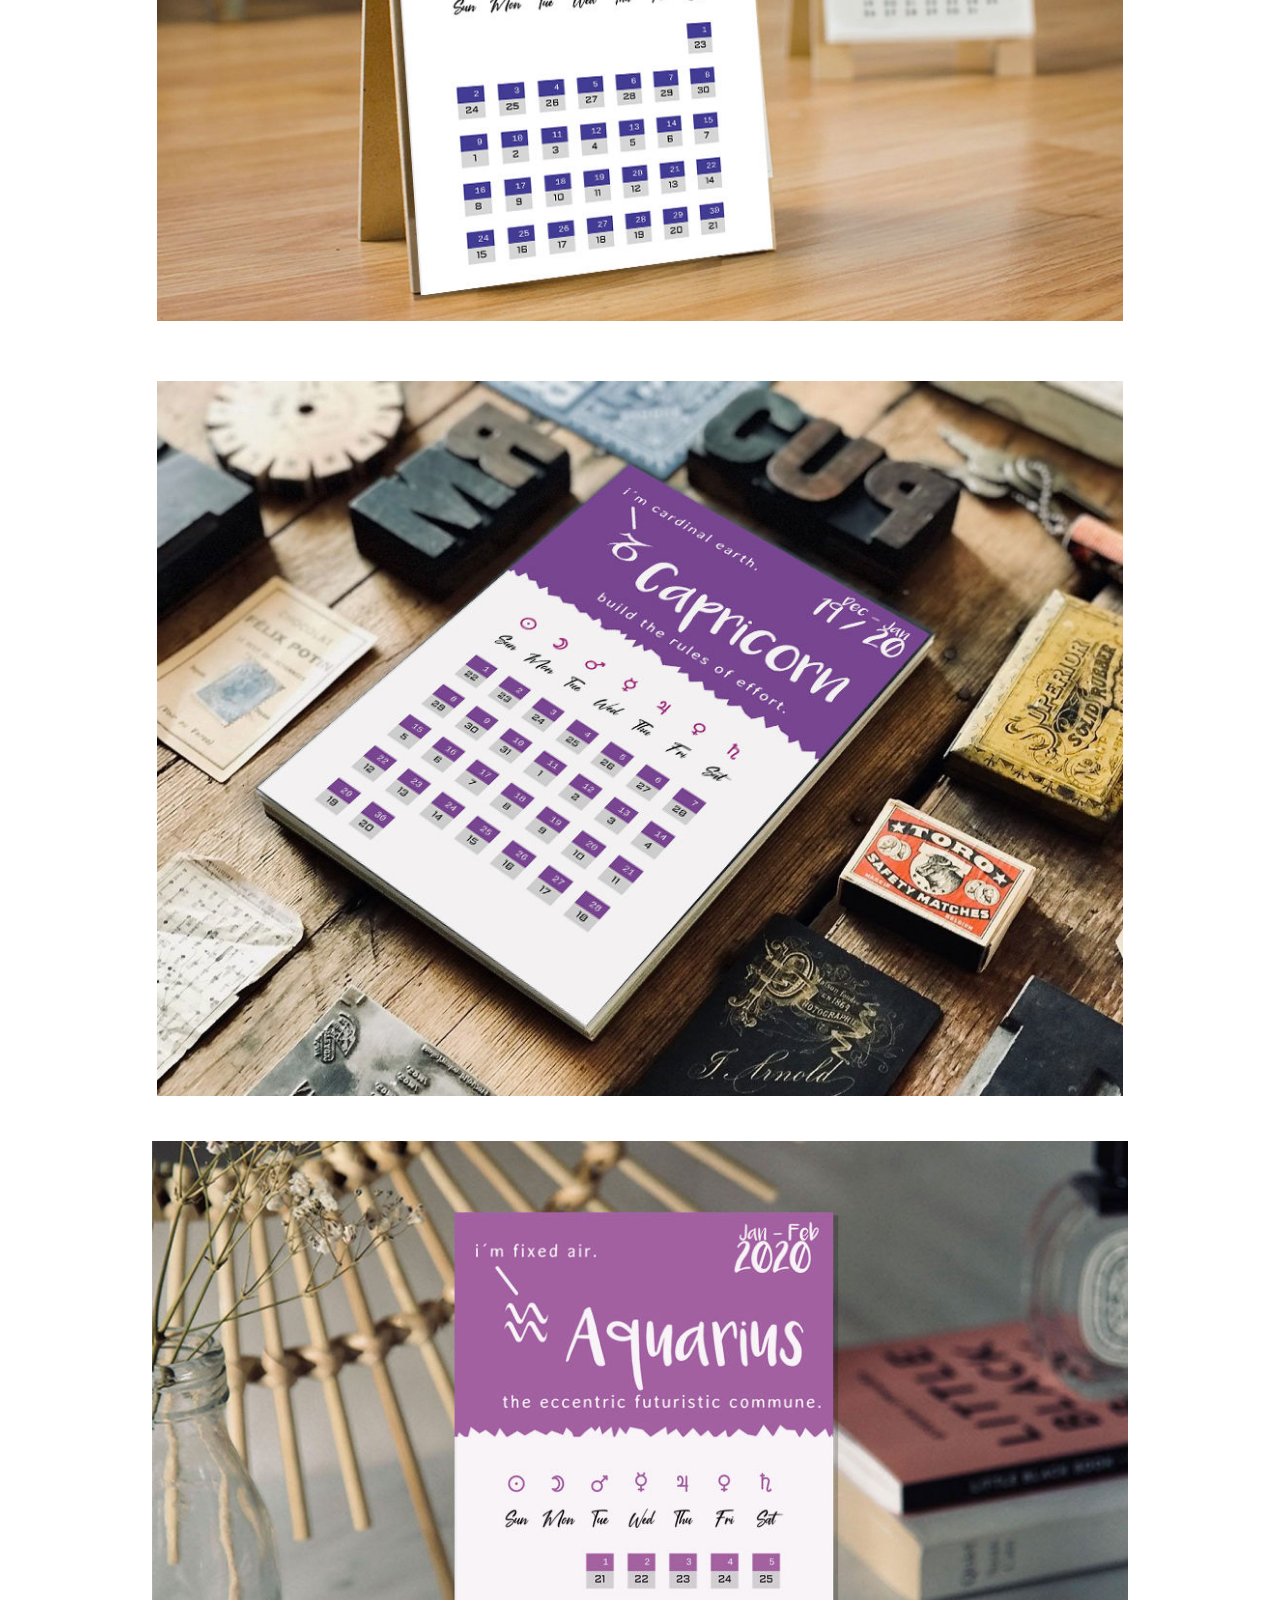
<file: Calendar_by_signs_ 2019_2020.html>
<!DOCTYPE html>
<html  >
<head>
  <!-- Site made with Mobirise Website Builder v4.9.6, https://mobirise.com -->
  <meta charset="UTF-8">
  <meta http-equiv="X-UA-Compatible" content="IE=edge">
  <meta name="generator" content="Mobirise v4.9.6, mobirise.com">
  <meta name="viewport" content="width=device-width, initial-scale=1, minimum-scale=1">
  <link rel="shortcut icon" href="assets/images/favion-128x128.png" type="image/x-icon">
  <meta name="description" content="Calendars">
  
  <title>Y_The 12 Signs: Calendar per Astro Signs MOD1</title>
  <link rel="stylesheet" href="assets/web/assets/mobirise-icons2/mobirise2.css">
  <link rel="stylesheet" href="assets/web/assets/mobirise-icons-bold/mobirise-icons-bold.css">
  <link rel="stylesheet" href="assets/web/assets/mobirise-icons/mobirise-icons.css">
  <link rel="stylesheet" href="assets/tether/tether.min.css">
  <link rel="stylesheet" href="assets/bootstrap/css/bootstrap.min.css">
  <link rel="stylesheet" href="assets/bootstrap/css/bootstrap-grid.min.css">
  <link rel="stylesheet" href="assets/bootstrap/css/bootstrap-reboot.min.css">
  <link rel="stylesheet" href="assets/socicon/css/styles.css">
  <link rel="stylesheet" href="assets/theme/css/style.css">
  <link rel="stylesheet" href="assets/mobirise/css/mbr-additional.css" type="text/css">
  
  
  
</head>
<body>
  <section class="header11 cid-rlCSxA87cd" id="header11-y">

    <!-- Block parameters controls (Blue "Gear" panel) -->
    
    <!-- End block parameters -->

    
    <div class="container align-left">
        <div class="media-container-column mbr-white col-md-12">
            
            <h1 class="mbr-section-title py-3 mbr-fonts-style display-1"><strong>Happy New Solar Year ! </strong>&nbsp;<br>Welcome to <strong>Aries</strong> and <br>to the <strong>Spring </strong>season.<br><br>
            </h1>
            
            
        </div>
    </div>

    <div class="mbr-arrow hidden-sm-down" aria-hidden="true">
        <a href="#next">
            <i class="mbri-down mbr-iconfont"></i>
        </a>
    </div>
</section>

<section class="engine"><a href="https://mobirise.info/n">simple site templates</a></section><section class="cid-rlihkduyMI" id="image2-12">

    

    <figure class="mbr-figure">
        <div class="image-block" style="width: 100%;">
            <img src="assets/images/1to6signs-1000x740.jpg" alt="Mobirise" title="">
            
        </div>
    </figure>
</section>

<section class="mbr-section info2 cid-rlCSu0az0H" id="info2-x">

    

    

    <div class="container">
        <div class="row main justify-content-center">
            <div class="media-container-column col-12 col-lg-3 col-md-4">
                <div class="mbr-section-btn align-left py-4"><a class="btn btn-primary display-4" href="https://mobirise.co"><span class="mbri-download mbr-iconfont mbr-iconfont-btn" style="font-size: 101px;"></span>
                    </a></div>
            </div>
            <div class="media-container-column title col-12 col-lg-7 col-md-6">
                <h2 class="align-right mbr-bold mbr-white pb-3 mbr-fonts-style display-1">&nbsp;<span style="font-weight: normal;">DOWNLOAD my</span><br>Natural Cycles Calendars</h2>
                
            </div>
        </div>
    </div>
</section>

<section class="testimonials3 cid-rlCSpUGlUg" id="testimonials3-w">

    

    

    <div class="container">
        <div class="media-container-row">
            <div class="media-content px-3 align-self-center mbr-white py-2">
                <p class="mbr-text testimonial-text mbr-fonts-style display-7">
                   It is really stimulating for me to start the New Natural Solar Year&nbsp;with this redesigned Calendar&nbsp;for the Astrology Enthusiasts to inaugurate my new digital store called <span style="font-style: normal;"><strong>The 12 Sings</strong></span> in honor of this magical number that contains everythingl. Is it because the universe is a <strong>dodecahedron</strong>?
                </p>
                <p class="mbr-author-name pt-4 mb-2 mbr-fonts-style display-7">
                   JULIETA APOLONIO</p>
                <p class="mbr-author-desc mbr-fonts-style display-7">
                   GRAPHIC DESIGNER AND PROGRAMMER</p>
            </div>

            <div class="mbr-figure pl-lg-5" style="width: 105%;">
              <img src="assets/images/face2.jpg">
            </div>
        </div>
    </div>
</section>

<section class="header11 cid-rlf7EBHOyd" id="header11-5">

    <!-- Block parameters controls (Blue "Gear" panel) -->
    
    <!-- End block parameters -->

    
    <div class="container align-left">
        <div class="media-container-column mbr-white col-md-12">
            <h3 class="mbr-section-subtitle py-3 mbr-fonts-style display-5">Welcome to</h3>
            <h1 class="mbr-section-title py-3 mbr-fonts-style display-1">: <strong>The 12 Signs</strong> of the times :<br>
            </h1>
            
            
        </div>
    </div>

    <div class="mbr-arrow hidden-sm-down" aria-hidden="true">
        <a href="#next">
            <i class="mbri-down mbr-iconfont"></i>
        </a>
    </div>
</section>

<section class="cid-rllp5ROWp1" id="image2-1d">

    

    <figure class="mbr-figure">
        <div class="image-block" style="width: 100%;">
            <img src="assets/images/lbra-to-pisces-1500x1000.jpg" alt="Mobirise" title="">
            
        </div>
    </figure>
</section>

<section class="counters6 counters cid-rlCSkja0w0" id="counters6-v">

    

    

    <div class="container pt-4 mt-2">
        <h2 class="mbr-section-title pb-3 align-center mbr-fonts-style display-1"><strong>A redesigned</strong>&nbsp;solar calendar&nbsp;<br>for&nbsp;the <strong>Astrology Lovers.</strong></h2>
        <h3 class="mbr-section-subtitle pb-5 align-center mbr-fonts-style display-5">: Follow The Natural Year Cycle :</h3>
        <div>
                <div class="cards-container">
                    <div class="card col-12 col-md-6 last-child">
                        <div class="panel-item align-center">
                            <div class="card-img pb-3">
                                <h3 class="img-text mbr-fonts-style display-2">- Calendar by Signs.&nbsp;<br>- Days &amp; Degrees.&nbsp;<br>- Weeks of <br>7 Days &amp; 7 Planets.</h3>
                            </div>
                            <div class="card-text">
                                <h4 class="mbr-content-title mbr-bold mbr-fonts-style display-5"><br><br>Circular and Linear Integration</h4>
                                <p class="mbr-content-text mbr-fonts-style display-5">* Day of the Month<br>*&nbsp;Degree of the Sun in <br>the current Sign of the Year</p>
                            </div>
                        </div>
                    </div>
                    
                    
                    
                </div>
            </div>
    </div>
</section>

<section class="mbr-section content4 cid-rllhN16feO" id="content4-1b">

    

    <div class="container">
        <div class="media-container-row">
            <div class="title col-12 col-md-8">
                <h2 class="align-center pb-3 mbr-fonts-style display-1">
                    Something 'new' <br>under the <strong>Sun.</strong></h2>
                
                <div class="mbr-section-btn align-center py-4"><a class="btn btn-danger display-4" href="https://mobirise.co"><span class="mbrib-calendar mbr-iconfont mbr-iconfont-btn" style="font-size: 102px;"></span>DAY OF THE MONTH</a>
                    <a class="btn btn-success-outline display-4" href="https://mobirise.co"><span class="mbri-sun mbr-iconfont mbr-iconfont-btn" style="font-size: 127px;"></span>DEGREE OF THE SUN</a></div>
            </div>
        </div>
    </div>
</section>

<section class="counters6 counters cid-rlCSguavwK" id="counters6-u">

    

    

    <div class="container pt-4 mt-2">
        <h2 class="mbr-section-title pb-3 align-center mbr-fonts-style display-2">E X A M P L E<br></h2>
        <h3 class="mbr-section-subtitle pb-5 align-center mbr-fonts-style display-1">NEW YEAR'S DAY<br><div>Aries 1st degree&nbsp;<br><span style="font-size: 4.25rem;">is&nbsp;</span><span style="font-size: 4.25rem;">March 21st.</span></div></h3>
        <div>
                <div class="cards-container">
                    <div class="card col-12 col-md-6 last-child">
                        <div class="panel-item align-center">
                            <div class="card-img pb-3">
                                <h3 class="img-text mbr-fonts-style display-5">* 1st dgr = from 0 to 1 degree.<br>* the macthing can vary <br>depending of the year.</h3>
                            </div>
                            <div class="card-text">
                                
                                
                            </div>
                        </div>
                    </div>
                    
                    
                    
                </div>
            </div>
    </div>
</section>

<section class="cid-rloCMpbqAB" id="image2-1p">

    

    <figure class="mbr-figure container">
        <div class="image-block" style="width: 74%;">
            <img src="assets/images/ejemplo2-1000x1237.jpg" alt="Mobirise" title="">
            
        </div>
    </figure>
</section>

<section class="cid-rlZPSAzKOQ" id="social-buttons3-1z">
    
    

    

    <div class="container">
        <div class="media-container-row">
            <div class="col-md-8 align-center">
                <h2 class="pb-3 mbr-section-title mbr-fonts-style display-2">
                    SHARE THIS PAGE!
                </h2>
                <div>
                    <div class="mbr-social-likes">
                        <span class="btn btn-social socicon-bg-facebook facebook mx-2" title="Share link on Facebook">
                            <i class="socicon socicon-facebook"></i>
                        </span>
                        <span class="btn btn-social twitter socicon-bg-twitter mx-2" title="Share link on Twitter">
                            <i class="socicon socicon-twitter"></i>
                        </span>
                        
                        <span class="btn btn-social vkontakte socicon-bg-vkontakte mx-2" title="Share link on VKontakte">
                            <i class="socicon socicon-vkontakte"></i>
                        </span>
                        <span class="btn btn-social odnoklassniki socicon-bg-odnoklassniki mx-2" title="Share link on Odnoklassniki">
                            <i class="socicon socicon-odnoklassniki"></i>
                        </span>
                        <span class="btn btn-social pinterest socicon-bg-pinterest mx-2" title="Share link on Pinterest">
                            <i class="socicon socicon-pinterest"></i>
                        </span>
                        <span class="btn btn-social mailru socicon-bg-mail mx-2" title="Share link on Mailru">
                            <i class="socicon socicon-mail"></i>
                        </span>
                    </div>
                </div>
            </div>
        </div>
    </div>
</section>

<section class="counters6 counters cid-rliBAtyHmk" id="counters6-16">

    

    

    <div class="container pt-4 mt-2">
        <h2 class="mbr-section-title pb-3 align-center mbr-fonts-style display-1">Let´s be <br>creative x12</h2>
        
        <div>
                <div class="cards-container">
                    <div class="card col-12 col-md-6">
                        <div class="panel-item align-center">
                            <div class="card-img pb-3">
                                <h3 class="img-text mbr-fonts-style display-2">.</h3>
                            </div>
                            <div class="card-text">
                                
                                
                            </div>
                        </div>
                    </div>
                    <div class="card col-12 col-md-6 last-child">
                        <div class="panel-item align-center">
                            <div class="card-img pb-3">
                                <h3 class="img-text mbr-fonts-style display-2">.</h3>
                            </div>
                            <div class="card-text">
                                
                                
                            </div>
                        </div>
                    </div>
                    
                    
                </div>
            </div>
    </div>
</section>

<section class="cid-rlnQXptokn" id="image2-1k">

    

    <figure class="mbr-figure container">
        <div class="image-block" style="width: 86%;">
            <img src="assets/images/aries-1000x740.jpg" alt="Mobirise" title="">
            
        </div>
    </figure>
</section>

<section class="cid-rluubLMBik" id="image2-2s">

    

    <figure class="mbr-figure container">
        <div class="image-block" style="width: 86%;">
            <img src="assets/images/taurus-2-1000x740.jpg" alt="Mobirise" title="">
            
        </div>
    </figure>
</section>

<section class="cid-rllCifAnL5" id="image2-1f">

    

    <figure class="mbr-figure container">
        <div class="image-block" style="width: 87%;">
            <img src="assets/images/gemini-1000x596.jpg" alt="Mobirise" title="">
            
        </div>
    </figure>
</section>

<section class="cid-rlo21QzT7N" id="image2-1m">

    

    <figure class="mbr-figure container">
        <div class="image-block" style="width: 100%;">
            <img src="assets/images/cancer-1000x740.jpg" alt="Mobirise" title="">
            
        </div>
    </figure>
</section>

<section class="cid-rllQUUSLgu" id="image2-1i">

    

    <figure class="mbr-figure container">
        <div class="image-block" style="width: 85%;">
            <img src="assets/images/leo-1000x740.jpg" alt="Mobirise" title="">
            
        </div>
    </figure>
</section>

<section class="cid-rlo4szwBeb" id="image2-1n">

    

    <figure class="mbr-figure container">
        <div class="image-block" style="width: 85%;">
            <img src="assets/images/virgo2-1000x1115.jpg" alt="Mobirise" title="">
            
        </div>
    </figure>
</section>

<section class="cid-rllM9INDfu" id="image2-1h">

    

    <figure class="mbr-figure container">
        <div class="image-block" style="width: 87%;">
            <img src="assets/images/libra-1000x740.jpg" alt="Mobirise" title="">
            
        </div>
    </figure>
</section>

<section class="cid-rluuG8AUpc" id="image2-2t">

    

    <figure class="mbr-figure container">
        <div class="image-block" style="width: 86%;">
            <img src="assets/images/scorpio2-1-1000x740.jpg" alt="Mobirise" title="">
            
        </div>
    </figure>
</section>

<section class="cid-rlodS3ZPYr" id="image2-1o">

    

    <figure class="mbr-figure container">
        <div class="image-block" style="width: 87%;">
            <img src="assets/images/sagitarius-1000x681.jpg" alt="Mobirise" title="">
            
        </div>
    </figure>
</section>

<section class="cid-rluuVI8gMO" id="image2-2u">

    

    <figure class="mbr-figure container">
        <div class="image-block" style="width: 87%;">
            <img src="assets/images/capricorn-1-1000x740.jpg" alt="Mobirise" title="">
            
        </div>
    </figure>
</section>

<section class="cid-rlnUvrJeiv" id="image2-1l">

    

    <figure class="mbr-figure container">
        <div class="image-block" style="width: 88%;">
            <img src="assets/images/aquarius-1000x794.jpg" alt="Mobirise" title="">
            
        </div>
    </figure>
</section>

<section class="cid-rllF7ILVNA" id="image2-1g">

    

    <figure class="mbr-figure container">
        <div class="image-block" style="width: 88%;">
            <img src="assets/images/pisces-1000x751.jpg" alt="Mobirise" title="">
            
        </div>
    </figure>
</section>

<section class="cid-rlZQ2hRxtA" id="social-buttons3-20">
    
    

    

    <div class="container">
        <div class="media-container-row">
            <div class="col-md-8 align-center">
                <h2 class="pb-3 mbr-section-title mbr-fonts-style display-2">
                    SHARE THIS PAGE!
                </h2>
                <div>
                    <div class="mbr-social-likes">
                        <span class="btn btn-social socicon-bg-facebook facebook mx-2" title="Share link on Facebook">
                            <i class="socicon socicon-facebook"></i>
                        </span>
                        <span class="btn btn-social twitter socicon-bg-twitter mx-2" title="Share link on Twitter">
                            <i class="socicon socicon-twitter"></i>
                        </span>
                        
                        <span class="btn btn-social vkontakte socicon-bg-vkontakte mx-2" title="Share link on VKontakte">
                            <i class="socicon socicon-vkontakte"></i>
                        </span>
                        <span class="btn btn-social odnoklassniki socicon-bg-odnoklassniki mx-2" title="Share link on Odnoklassniki">
                            <i class="socicon socicon-odnoklassniki"></i>
                        </span>
                        <span class="btn btn-social pinterest socicon-bg-pinterest mx-2" title="Share link on Pinterest">
                            <i class="socicon socicon-pinterest"></i>
                        </span>
                        <span class="btn btn-social mailru socicon-bg-mail mx-2" title="Share link on Mailru">
                            <i class="socicon socicon-mail"></i>
                        </span>
                    </div>
                </div>
            </div>
        </div>
    </div>
</section>

<section class="mbr-section content4 cid-rlr6g8Ut3o" id="content4-1x">

    

    <div class="container">
        <div class="media-container-row">
            <div class="title col-12 col-md-8">
                <h2 class="align-center pb-3 mbr-fonts-style display-2">This is a <strong>Digital Product</strong>.&nbsp;<br>DIY:&nbsp;Use your creativity<br><br></h2>
                <h3 class="mbr-section-subtitle align-center mbr-light mbr-fonts-style display-5">Download and print this calendar with&nbsp;<br>your home printer or local provider.</h3>
                
            </div>
        </div>
    </div>
</section>

<section class="cid-rlrFoOJRIU" id="image2-2a">

    

    <figure class="mbr-figure container">
        <div class="image-block" style="width: 94%;">
            <img src="assets/images/printing1-1-1000x553.jpg" alt="Mobirise" title="">
            
        </div>
    </figure>
</section>

<section class="cid-rlrEyWW2qz" id="image2-28">

    

    <figure class="mbr-figure container">
        <div class="image-block" style="width: 74%;">
            <img src="assets/images/goldenmean4-1000x673.jpg" alt="Mobirise" title="">
            
        </div>
    </figure>
</section>

<section class="mbr-section article content11 cid-rlr8kDvy26" id="content11-1y">
     

    <div class="container">
        <div class="media-container-row">
            <div class="mbr-text counter-container col-12 col-md-8 mbr-fonts-style display-7">
                <ol>
                    <li><strong>FORMAT FILES</strong>&nbsp;<br>- The desings are in PDF and JPEG files. &nbsp;12 sheets A4: 21 cm x 29,7 cm&nbsp;<br></li><li><strong>HOME PRINTING </strong><span style="font-size: 1rem;">&nbsp;<br>- Calibrate your printer, choose the type of paper (grammage and color) and print the files in different versions.</span><br></li><li><strong>UNIQUE STYLES</strong><span style="font-size: 1rem;"> <br>- You can directly print them or use in your own desings.&nbsp;</span></li>
                </ol>
            </div>
        </div>
    </div>
</section>

<section class="mbr-section content4 cid-rlDm7gMfmu" id="content4-z">

    

    <div class="container">
        <div class="media-container-row">
            <div class="title col-12 col-md-8">
                <h2 class="align-center pb-3 mbr-fonts-style display-1">How can I <strong>Download</strong>&nbsp;<br>this calendar?<br><br></h2>
                <h3 class="mbr-section-subtitle align-center mbr-light mbr-fonts-style display-5">☆ Receive a link to my Cloud in your email.<br>☆ Download &amp; Print.</h3>
                
            </div>
        </div>
    </div>
</section>

<section class="cid-rlrEURJJEy" id="image2-29">

    

    <figure class="mbr-figure container">
        <div class="image-block" style="width: 71%;">
            <img src="assets/images/printview-1000x817.jpg" alt="Mobirise" title="">
            
        </div>
    </figure>
</section>

<section class="features9 cid-rlfFu2HFLF" id="features9-n">

    

    
    <div class="container">
        <div class="row justify-content-center">
            <div class="card p-3 col-12 col-md-6">
                <div class="media-container-row">
                    <div class="card-img pr-2">
                        <span class="mbr-iconfont mobi-mbri-calendar mobi-mbri" style="font-size: 90px;"></span>
                    </div>
                    <div class="card-box">
                        <h4 class="card-title py-3 mbr-fonts-style display-7">NORMAL OR 'ROMAN' CALENDAR</h4>
                        <p class="mbr-text mbr-fonts-style display-7">
                           It includes all the information of a normal calendar based on the Roman calendar, Year, Months and Days, but sorted from the point of view of an Astrology Lover.</p>
                    </div>
                </div>
            </div>

            <div class="card p-3 col-12 col-md-6">
                <div class="media-container-row">
                    <div class="card-img pr-2">
                        <span class="mbr-iconfont mbri-sun2" style="font-size: 100px;"></span>
                    </div>
                    <div class="card-box">
                        <h4 class="card-title py-3 mbr-fonts-style display-7">
                            NATURAL AND CIRCULAR CALENDAR</h4>
                        <p class="mbr-text mbr-fonts-style display-7">
                           Actually the normal calendar is based on ancient calendars. This redesign returns to the origin designed by the wise ancient people more in contact with the natural cycles.
                        </p>
                    </div>
                </div>
            </div>

            

            
        </div>
    </div>
</section>

<section class="features9 cid-rlfHGEivgm" id="features9-p">

    

    
    <div class="container">
        <div class="row justify-content-center">
            <div class="card p-3 col-12 col-md-6">
                <div class="media-container-row">
                    <div class="card-img pr-2">
                        <span class="mbr-iconfont mbri-setting" style="font-size: 100px;"></span>
                    </div>
                    <div class="card-box">
                        <h4 class="card-title py-3 mbr-fonts-style display-7">365 / 366 DAYS</h4>
                        <p class="mbr-text mbr-fonts-style display-7">
                           The uncomfortable leap year aimed at synchronizing the daily rotation period of 24 hours with the duration of the annual solar cycle.
                        </p>
                    </div>
                </div>
            </div>

            <div class="card p-3 col-12 col-md-6">
                <div class="media-container-row">
                    <div class="card-img pr-2">
                        <span class="mbr-iconfont mbri-update" style="font-size: 100px;"></span>
                    </div>
                    <div class="card-box">
                        <h4 class="card-title py-3 mbr-fonts-style display-7">
                            360 DEGREES</h4>
                        <p class="mbr-text mbr-fonts-style display-7">
                           360 degrees means a complete revolution, a solar cycle in the ecliptic. The 360/365 ratio is the phase difference between the cycles of the earth and the solar cycle, which indicates that each day the Sun "moves" approximately 1 degree.
                        </p>
                    </div>
                </div>
            </div>

            

            
        </div>
    </div>
</section>

<section class="features9 cid-rlfIpCY8O5" id="features9-q">

    

    
    <div class="container">
        <div class="row justify-content-center">
            <div class="card p-3 col-12 col-md-6">
                <div class="media-container-row">
                    <div class="card-img pr-2">
                        <span class="mbr-iconfont mbri-edit" style="font-size: 100px;"></span>
                    </div>
                    <div class="card-box">
                        <h4 class="card-title py-3 mbr-fonts-style display-7">12 MONTHS</h4>
                        <p class="mbr-text mbr-fonts-style display-7">
                           January - February - March<br>April - May - June<br>July - Agust - September<br>October - November - December</p>
                    </div>
                </div>
            </div>

            <div class="card p-3 col-12 col-md-6">
                <div class="media-container-row">
                    <div class="card-img pr-2">
                        <span class="mbr-iconfont mbri-star" style="font-size: 100px;"></span>
                    </div>
                    <div class="card-box">
                        <h4 class="card-title py-3 mbr-fonts-style display-7">
                            12 SINGS</h4>
                        <p class="mbr-text mbr-fonts-style display-7">
                           Aries -&nbsp;Taurus -&nbsp;Gemini <br>Cancer - Leo - Virgo<br>Libra - Scorpio - Sagitarius<br>Capricorn - Aquarius - Pisces</p>
                    </div>
                </div>
            </div>

            

            
        </div>
    </div>
</section>

<section class="features9 cid-rlfLF8alty" id="features9-r">

    

    
    <div class="container">
        <div class="row justify-content-center">
            <div class="card p-3 col-12 col-md-6">
                <div class="media-container-row">
                    <div class="card-img pr-2">
                        <span class="mbr-iconfont mbri-clock" style="font-size: 100px;"></span>
                    </div>
                    <div class="card-box">
                        <h4 class="card-title py-3 mbr-fonts-style display-7">7 DAYS OF THE WEEK</h4>
                        <p class="mbr-text mbr-fonts-style display-7">Sunday, Monday, Tuesday,&nbsp;<br>Wednesday, Thursday, Friday, Saturday.</p>
                    </div>
                </div>
            </div>

            <div class="card p-3 col-12 col-md-6">
                <div class="media-container-row">
                    <div class="card-img pr-2">
                        <span class="mbr-iconfont mbri-globe-2" style="font-size: 100px;"></span>
                    </div>
                    <div class="card-box">
                        <h4 class="card-title py-3 mbr-fonts-style display-7">7 PLANETS OF THE WEEK</h4>
                        <p class="mbr-text mbr-fonts-style display-7">
                           Sun, Moon, Mars, Mercury,&nbsp;<br>Jupiter, Venus, Saturn.&nbsp;</p>
                    </div>
                </div>
            </div>

            

            
        </div>
    </div>
</section>

<section class="cid-rlZQ7S0aiz" id="social-buttons3-21">
    
    

    

    <div class="container">
        <div class="media-container-row">
            <div class="col-md-8 align-center">
                <h2 class="pb-3 mbr-section-title mbr-fonts-style display-2">
                    SHARE THIS PAGE!
                </h2>
                <div>
                    <div class="mbr-social-likes">
                        <span class="btn btn-social socicon-bg-facebook facebook mx-2" title="Share link on Facebook">
                            <i class="socicon socicon-facebook"></i>
                        </span>
                        <span class="btn btn-social twitter socicon-bg-twitter mx-2" title="Share link on Twitter">
                            <i class="socicon socicon-twitter"></i>
                        </span>
                        <span class="btn btn-social plusone socicon-bg-googleplus mx-2" title="Share link on Google+">
                            <i class="socicon socicon-googleplus"></i>
                        </span>
                        <span class="btn btn-social vkontakte socicon-bg-vkontakte mx-2" title="Share link on VKontakte">
                            <i class="socicon socicon-vkontakte"></i>
                        </span>
                        <span class="btn btn-social odnoklassniki socicon-bg-odnoklassniki mx-2" title="Share link on Odnoklassniki">
                            <i class="socicon socicon-odnoklassniki"></i>
                        </span>
                        <span class="btn btn-social pinterest socicon-bg-pinterest mx-2" title="Share link on Pinterest">
                            <i class="socicon socicon-pinterest"></i>
                        </span>
                        <span class="btn btn-social mailru socicon-bg-mail mx-2" title="Share link on Mailru">
                            <i class="socicon socicon-mail"></i>
                        </span>
                    </div>
                </div>
            </div>
        </div>
    </div>
</section>

<section class="cid-rlZQccdVRz" id="footer2-22">

    

    

    <div class="container">
        <div class="media-container-row content mbr-white">
            <div class="col-12 col-md-3 mbr-fonts-style display-4">
                <p class="mbr-text">
                    <strong>Address</strong>
                    <br>
                    <br>Julieta Apolonio<br><strong>The12signs</strong><br>Colegiata, 9, 28012 Madrid SPAIN<br>
                    <br>
                    <br><strong>Contacts</strong>
                    <br>
                    <br>Email:<br>the12signsofthetimes@gmail.com <br></p>
            </div>
            <div class="col-12 col-md-3 mbr-fonts-style display-7">
                <p class="mbr-text">
                    <strong>Links</strong>
                    <br>
                    <br>Steem<br>Linkedin<br>GitHub<br>
                    <br><strong>Feedback</strong>
                    <br>
                    <br>Please send me your ideas, bug reports, suggestions!.
                </p>
            </div>
            <div class="col-12 col-md-6">
                <div class="google-map"><iframe frameborder="0" style="border:0" src="https://www.google.com/maps/embed/v1/place?key=AIzaSyAEIpgj38KyLFELm2bK9Y7krBkz1K-cMq8&amp;q=place_id:ChIJ7afghtUnQg0RcSdF_zXx1Q4" allowfullscreen=""></iframe></div>
            </div>
        </div>
        <div class="footer-lower">
            <div class="media-container-row">
                <div class="col-sm-12">
                    <hr>
                </div>
            </div>
            <div class="media-container-row mbr-white">
                <div class="col-sm-6 copyright">
                    <p class="mbr-text mbr-fonts-style display-7">
                        © Copyright 2019 Julieta Apolonio - The12signs - All Rights Reserved
                    </p>
                </div>
                <div class="col-md-6">
                    
                </div>
            </div>
        </div>
    </div>
</section>


  <script src="assets/web/assets/jquery/jquery.min.js"></script>
  <script src="assets/tether/tether.min.js"></script>
  <script src="assets/popper/popper.min.js"></script>
  <script src="assets/bootstrap/js/bootstrap.min.js"></script>
  <script src="assets/smoothscroll/smooth-scroll.js"></script>
  <script src="assets/sociallikes/social-likes.js"></script>
  <script src="assets/viewportchecker/jquery.viewportchecker.js"></script>
  <script src="assets/theme/js/script.js"></script>
  
  
</body>
</html>
</file>
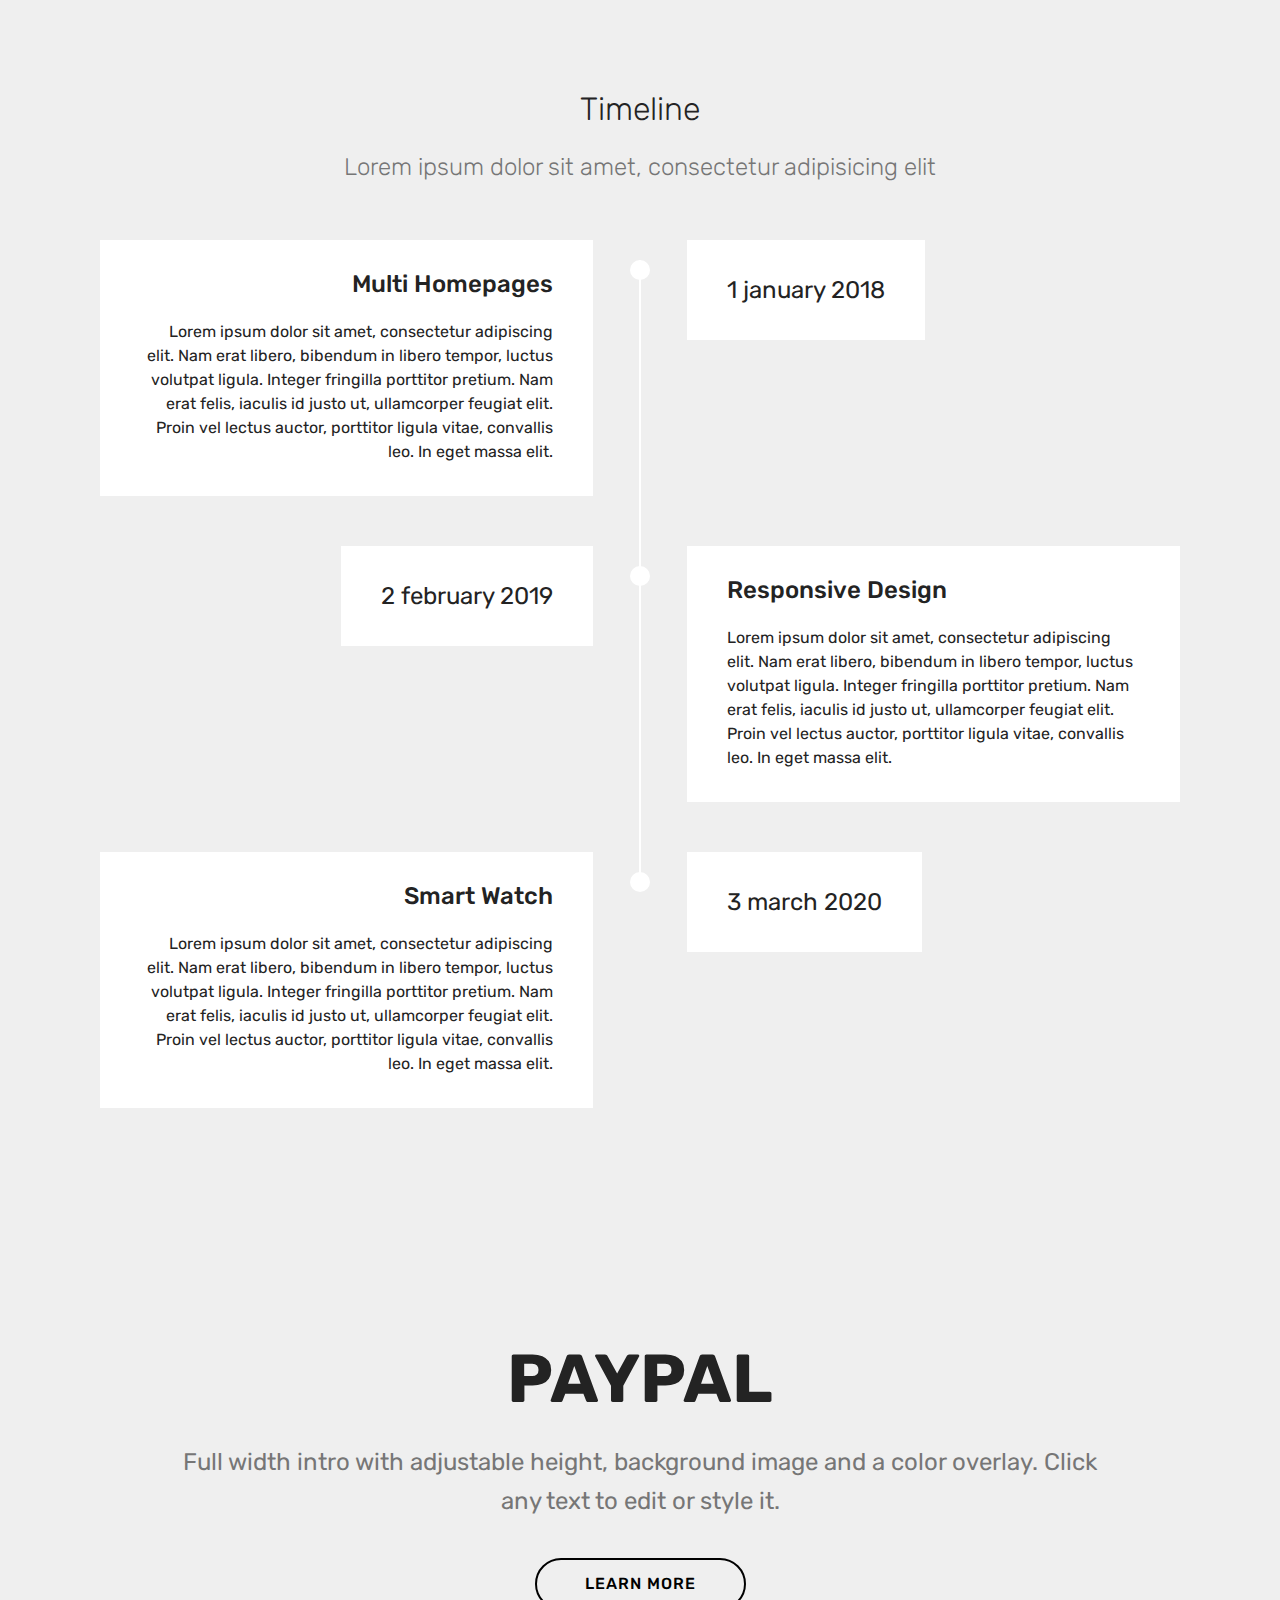
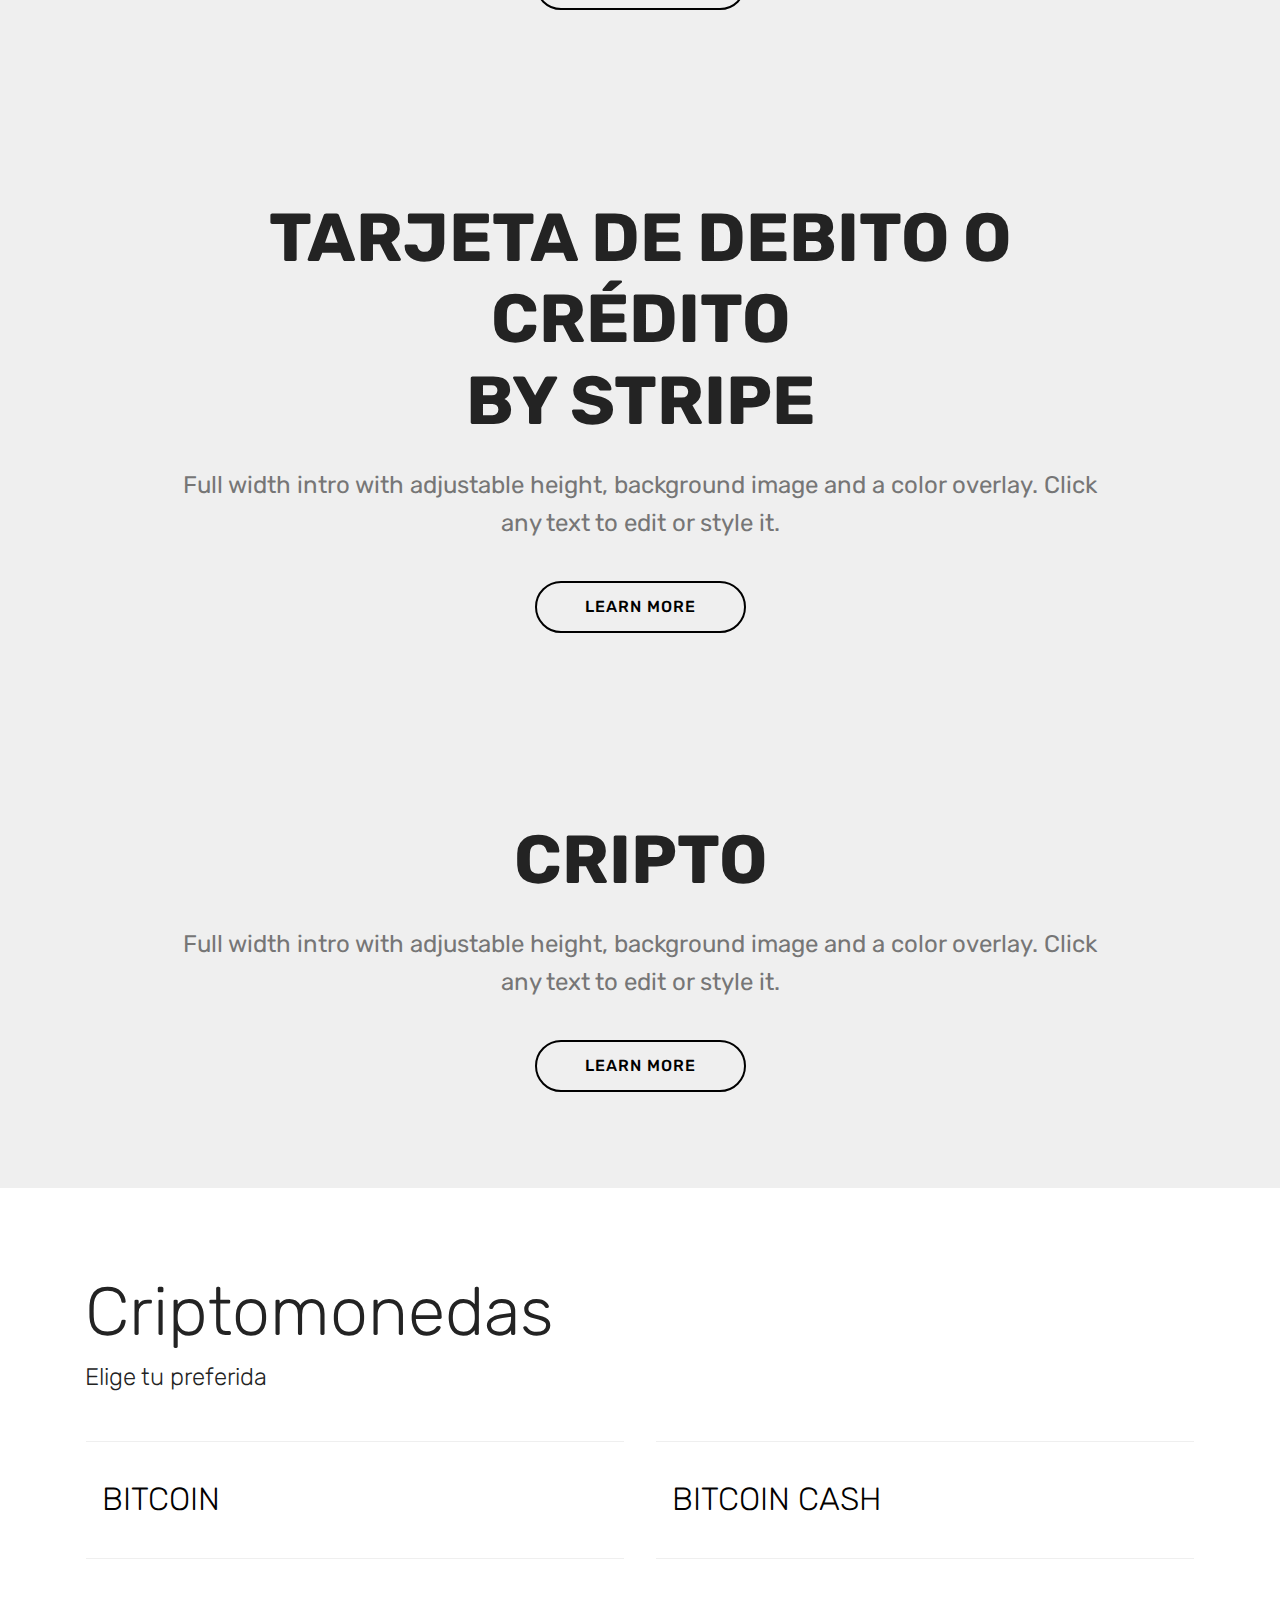
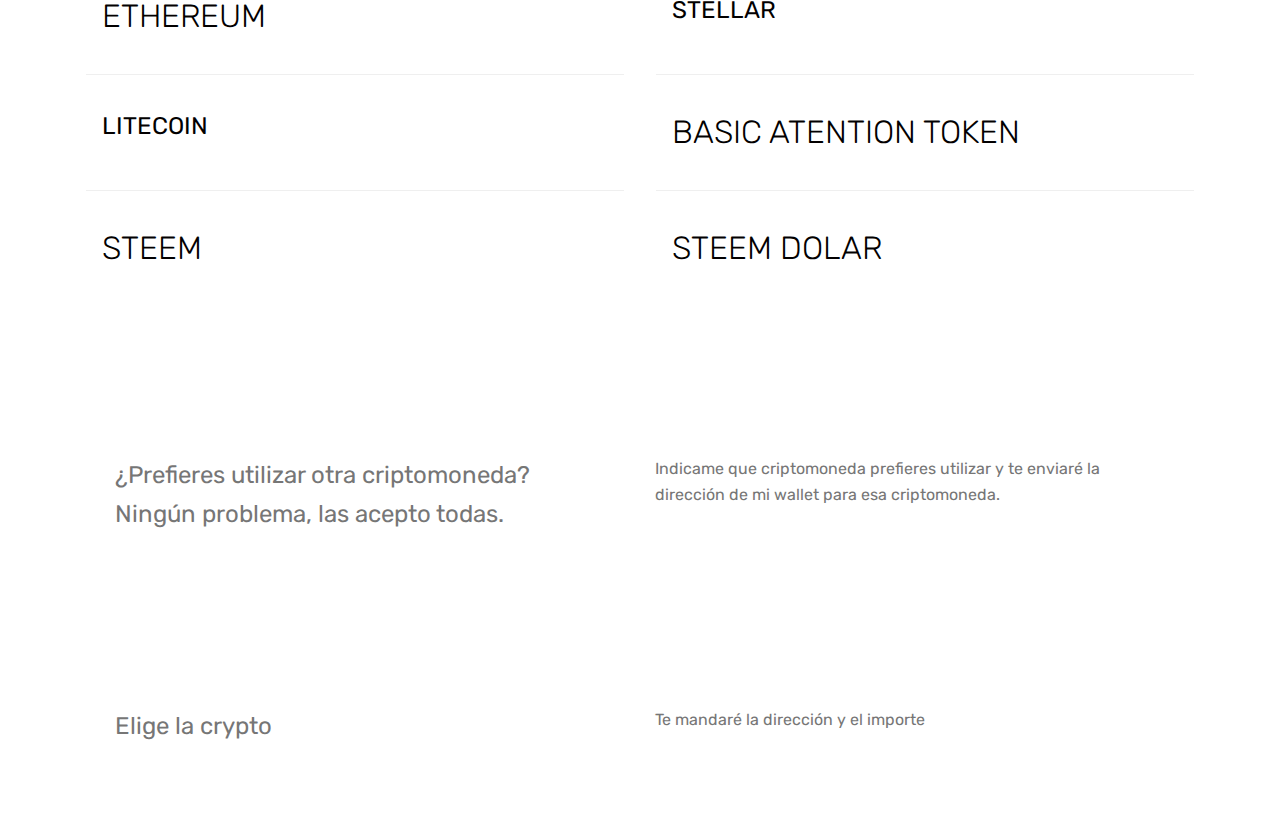
<file: page13.html>
<!DOCTYPE html>
<html  >
<head>
  <!-- Site made with Mobirise Website Builder v4.9.6, https://mobirise.com -->
  <meta charset="UTF-8">
  <meta http-equiv="X-UA-Compatible" content="IE=edge">
  <meta name="generator" content="Mobirise v4.9.6, mobirise.com">
  <meta name="viewport" content="width=device-width, initial-scale=1, minimum-scale=1">
  <link rel="shortcut icon" href="assets/images/favion-128x128.png" type="image/x-icon">
  <meta name="description" content="Web Builder Description">
  
  <title>PAGOS</title>
  <link rel="stylesheet" href="assets/tether/tether.min.css">
  <link rel="stylesheet" href="assets/bootstrap/css/bootstrap.min.css">
  <link rel="stylesheet" href="assets/bootstrap/css/bootstrap-grid.min.css">
  <link rel="stylesheet" href="assets/bootstrap/css/bootstrap-reboot.min.css">
  <link rel="stylesheet" href="assets/theme/css/style.css">
  <link rel="stylesheet" href="assets/mobirise/css/mbr-additional.css" type="text/css">
  
  
  
</head>
<body>
  <section class="timeline1 cid-rqk4Hy3HF3" id="timeline1-1s">

    

    

    <div class="container align-center">
        <h2 class="mbr-section-title pb-3 mbr-fonts-style display-2">
            Timeline
        </h2>
        <h3 class="mbr-section-subtitle pb-5 mbr-fonts-style display-5">
            Lorem ipsum dolor sit amet, consectetur adipisicing elit
        </h3>

        <div class="container timelines-container" mbri-timelines="">
            <div class="row timeline-element reverse separline">      
                 <div class="timeline-date-panel col-xs-12 col-md-6  align-left">         
                    <div class="time-line-date-content">
                        <p class="mbr-timeline-date mbr-fonts-style display-5">
                            1 january 2018  
                        </p>
                    </div>
                </div>
           <span class="iconBackground"></span>
            <div class="col-xs-12 col-md-6 align-right">
                <div class="timeline-text-content">
                    <h4 class="mbr-timeline-title pb-3 mbr-fonts-style display-5">
                        Multi Homepages
                    </h4>
                    <p class="mbr-timeline-text mbr-fonts-style display-7">
                        Lorem ipsum dolor sit amet, consectetur adipiscing elit. Nam erat libero, bibendum in libero tempor, luctus volutpat ligula. Integer fringilla porttitor pretium. Nam erat felis, iaculis id justo ut, ullamcorper feugiat elit. Proin vel lectus auctor, porttitor ligula vitae, convallis leo. In eget massa elit.
                    </p>
                 </div>
            </div>
            </div>

            <div class="row timeline-element  separline">
                <div class="timeline-date-panel col-xs-12 col-md-6 align-right">
                    <div class="time-line-date-content">
                        <p class="mbr-timeline-date mbr-fonts-style display-5">
                            2 february 2019  
                        </p>
                    </div>
                </div>
                <span class="iconBackground"></span>
                <div class="col-xs-12 col-md-6 align-left ">
                    <div class="timeline-text-content">
                        <h4 class="mbr-timeline-title pb-3 mbr-fonts-style display-5">
                            Responsive Design
                        </h4>
                        <p class="mbr-timeline-text mbr-fonts-style display-7">
                            Lorem ipsum dolor sit amet, consectetur adipiscing elit. Nam erat libero, bibendum in libero tempor, luctus volutpat ligula. Integer fringilla porttitor pretium. Nam erat felis, iaculis id justo ut, ullamcorper feugiat elit. Proin vel lectus auctor, porttitor ligula vitae, convallis leo. In eget massa elit.
                        </p>
                    </div>
                </div>
            </div> 


            <div class="row timeline-element reverse">
                <div class="timeline-date-panel col-xs-12 col-md-6  align-left">
                    <div class="time-line-date-content">
                        <p class="mbr-timeline-date mbr-fonts-style display-5">
                            3 march 2020
                        </p>
                    </div>
                </div>
                <span class="iconBackground"></span>
                <div class="col-xs-12 col-md-6 align-right">
                    <div class="timeline-text-content">
                        <h4 class="mbr-timeline-title pb-3 mbr-fonts-style display-5">
                            Smart Watch
                        </h4>      
                        <p class="mbr-timeline-text mbr-fonts-style display-7">
                            Lorem ipsum dolor sit amet, consectetur adipiscing elit. Nam erat libero, bibendum in libero tempor, luctus volutpat ligula. Integer fringilla porttitor pretium. Nam erat felis, iaculis id justo ut, ullamcorper feugiat elit. Proin vel lectus auctor, porttitor ligula vitae, convallis leo. In eget massa elit.
                        </p>
                    </div>
                </div>
            </div>

            


            


            

            

            

            

            

            

            
        </div>
    </div>
</section>

<section class="engine"><a href="https://mobirise.info/x">css templates</a></section><section class="header1 cid-rqk4iDtEqg" id="header16-1p">

    

    

    <div class="container">
        <div class="row justify-content-md-center">
            <div class="col-md-10 align-center">
                <h1 class="mbr-section-title mbr-bold pb-3 mbr-fonts-style display-1">
                    PAYPAL</h1>
                
                <p class="mbr-text pb-3 mbr-fonts-style display-5">
                    Full width intro with adjustable height, background image and a color overlay. Click any text to edit or style it.
                </p>
                <div class="mbr-section-btn"><a class="btn btn-md btn-black-outline display-4" href="https://mobirise.co">LEARN MORE</a>
                </div>
            </div>
        </div>
    </div>

</section>

<section class="header1 cid-rqk4ld1C34" id="header16-1q">

    

    

    <div class="container">
        <div class="row justify-content-md-center">
            <div class="col-md-10 align-center">
                <h1 class="mbr-section-title mbr-bold pb-3 mbr-fonts-style display-1">TARJETA DE DEBITO O CRÉDITO<br>BY STRIPE</h1>
                
                <p class="mbr-text pb-3 mbr-fonts-style display-5">
                    Full width intro with adjustable height, background image and a color overlay. Click any text to edit or style it.
                </p>
                <div class="mbr-section-btn"><a class="btn btn-md btn-black-outline display-4" href="https://mobirise.co">LEARN MORE</a>
                </div>
            </div>
        </div>
    </div>

</section>

<section class="header1 cid-rqk4uLibZw" id="header16-1r">

    

    

    <div class="container">
        <div class="row justify-content-md-center">
            <div class="col-md-10 align-center">
                <h1 class="mbr-section-title mbr-bold pb-3 mbr-fonts-style display-1">
                    CRIPTO</h1>
                
                <p class="mbr-text pb-3 mbr-fonts-style display-5">
                    Full width intro with adjustable height, background image and a color overlay. Click any text to edit or style it.
                </p>
                <div class="mbr-section-btn"><a class="btn btn-md btn-black-outline display-4" href="https://mobirise.co">LEARN MORE</a>
                </div>
            </div>
        </div>
    </div>

</section>

<section class="services3 cid-rqk4UVYcGf" id="services3-1t">
    <!---->
    
    <!---->
    <!--Overlay-->
    
    <!--Container-->
    <div class="container">
        <div class="row">
            <!--Titles-->
            <div class="title pb-5 col-12">
                <h2 class="align-left mbr-fonts-style display-1">
                    Criptomonedas</h2>
                <h3 class="mbr-section-subtitle mbr-light mbr-fonts-style pt-3 m-0 display-5">Elige tu preferida</h3>
            </div>
            <!--Card-1-->
            <div class="card px-3 col-12 col-md-6">
                <div class="card-wrapper media-container-row media-container-row">
                    <div class="card-box">
                        
                        <div class="bottom-line">
                            <p class="mbr-text mbr-fonts-style display-2">
                                BITCOIN</p>
                        </div>
                    </div>
                </div>
            </div>
            <!--Card-2-->
            <div class="card px-3 col-12 col-md-6">
                <div class="card-wrapper media-container-row media-container-row">
                    <div class="card-box">
                        
                        <div class="bottom-line">
                            <p class="mbr-text mbr-fonts-style display-2">
                                BITCOIN CASH
                            </p>
                        </div>
                    </div>
                </div>
            </div>
            <!--Card-3-->
            <div class="card px-3 col-12 col-md-6">
                <div class="card-wrapper media-container-row media-container-row">
                    <div class="card-box">
                        
                        <div class="bottom-line">
                            <p class="mbr-text mbr-fonts-style display-2">
                                ETHEREUM
                            </p>
                        </div>
                    </div>
                </div>
            </div>
            <!--Card-4-->
            <div class="card px-3 col-12 col-md-6">
                <div class="card-wrapper media-container-row media-container-row">
                    <div class="card-box">
                        
                        <div class="bottom-line">
                            <p class="mbr-text mbr-fonts-style display-5">
                                STELLAR
                            </p>
                        </div>
                    </div>
                </div>
            </div>
            <!--Card-5-->
            <div class="card px-3 col-12 col-md-6">
                <div class="card-wrapper media-container-row media-container-row">
                    <div class="card-box">
                        
                        <div class="bottom-line">
                            <p class="mbr-text mbr-fonts-style display-5">
                                LITECOIN
                            </p>
                        </div>
                    </div>
                </div>
            </div>
            <!--Card-6-->
            <div class="card px-3 col-12 col-md-6">
                <div class="card-wrapper media-container-row media-container-row">
                    <div class="card-box">
                        
                        <div class="bottom-line">
                            <p class="mbr-text mbr-fonts-style display-2">BASIC ATENTION TOKEN</p>
                        </div>
                    </div>
                </div>
            </div>
            <!--Card-7-->
            <div class="card px-3 col-12 col-md-6">
                <div class="card-wrapper media-container-row media-container-row">
                    <div class="card-box">
                        
                        <div class="bottom-line">
                            <p class="mbr-text mbr-fonts-style display-2">
                                STEEM</p>
                        </div>
                    </div>
                </div>
            </div>
            <!--Card-8-->
            <div class="card px-3 col-12 col-md-6">
                <div class="card-wrapper media-container-row media-container-row">
                    <div class="card-box">
                        
                        <div class="bottom-line">
                            <p class="mbr-text mbr-fonts-style display-2">
                                STEEM DOLAR
                            </p>
                        </div>
                    </div>
                </div>
            </div>
            <!--Card-9-->
            
            <!--Card-10-->
            
            <!--Card-11-->
            
            <!--Card-12-->
            
        </div>
    </div>
</section>

<section class="mbr-section article content3 cid-rqk8WYEHKi" id="content3-1v">
      
     

    <div class="container">
        <div class="media-container-row">
            <div class="row col-12 col-md-12">
                <div class="col-12 mbr-text mbr-fonts-style col-md-6 display-5">
                     <p>¿Prefieres utilizar otra criptomoneda?<br>Ningún problema, las acepto todas.<br><br></p>
                </div>
                <div class="col-12 mbr-text mbr-fonts-style display-7 col-md-6">
                     <p>Indicame que criptomoneda prefieres utilizar y te enviaré la dirección de mi wallet para esa criptomoneda.</p>
                </div>
                
            </div>
        </div>
    </div>
</section>

<section class="mbr-section article content3 cid-rqk5EgHUex" id="content3-1u">
      
     

    <div class="container">
        <div class="media-container-row">
            <div class="row col-12 col-md-12">
                <div class="col-12 mbr-text mbr-fonts-style col-md-6 display-5">
                     <p>Elige la crypto</p>
                </div>
                <div class="col-12 mbr-text mbr-fonts-style display-7 col-md-6">
                     <p>Te mandaré la dirección y el importe</p>
                </div>
                
            </div>
        </div>
    </div>
</section>


  <script src="assets/web/assets/jquery/jquery.min.js"></script>
  <script src="assets/popper/popper.min.js"></script>
  <script src="assets/tether/tether.min.js"></script>
  <script src="assets/bootstrap/js/bootstrap.min.js"></script>
  <script src="assets/smoothscroll/smooth-scroll.js"></script>
  <script src="assets/theme/js/script.js"></script>
  
  
</body>
</html>
</file>
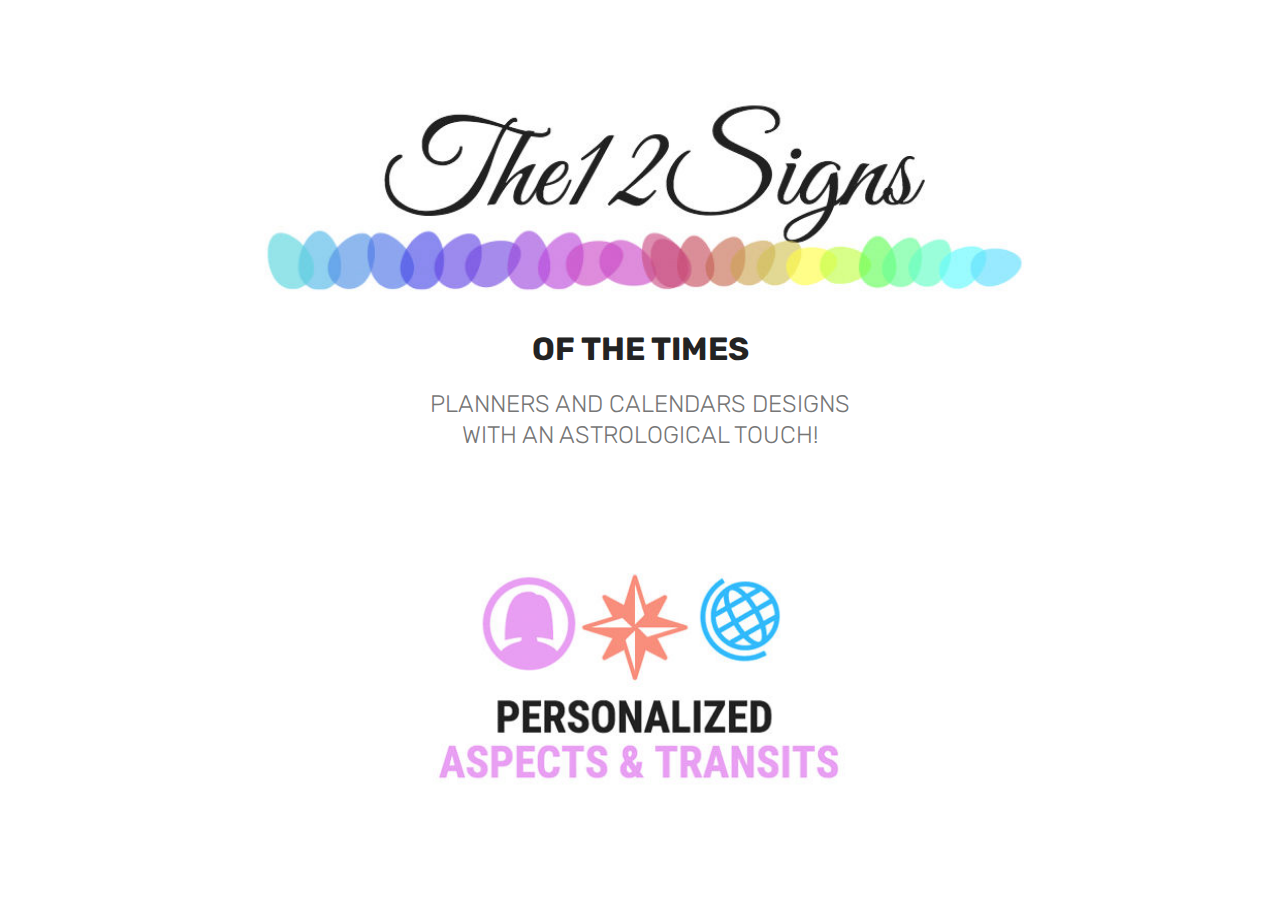
<file: request-your-astro-personalized-planner.html>
<!DOCTYPE html>
<html  >
<head>
  <!-- Site made with Mobirise Website Builder v4.9.6, https://mobirise.com -->
  <meta charset="UTF-8">
  <meta http-equiv="X-UA-Compatible" content="IE=edge">
  <meta name="generator" content="Mobirise v4.9.6, mobirise.com">
  <meta name="viewport" content="width=device-width, initial-scale=1, minimum-scale=1">
  <link rel="shortcut icon" href="assets/images/favion-128x128.png" type="image/x-icon">
  <meta name="description" content="request your astro personalized planner">
  
  <title>request your astro personalized planner</title>
  <link rel="stylesheet" href="assets/tether/tether.min.css">
  <link rel="stylesheet" href="assets/bootstrap/css/bootstrap.min.css">
  <link rel="stylesheet" href="assets/bootstrap/css/bootstrap-grid.min.css">
  <link rel="stylesheet" href="assets/bootstrap/css/bootstrap-reboot.min.css">
  <link rel="stylesheet" href="assets/theme/css/style.css">
  <link rel="stylesheet" href="assets/mobirise/css/mbr-additional.css" type="text/css">
  
  
  
</head>
<body>
  <section class="cid-rqvORCchUX" id="image3-2h">

    

    <figure class="mbr-figure container">
            <div class="image-block" style="width: 93%;">
                <img src="assets/images/the12signs-1000x250.jpg" width="1400" alt="Mobirise" title="">
                
            </div>
    </figure>
</section>

<section class="engine"><a href="https://mobirise.info/s">free bootstrap theme</a></section><section class="mbr-section content4 cid-rqvP411kfg" id="content4-2i">

    

    <div class="container">
        <div class="media-container-row">
            <div class="title col-12 col-md-8">
                <h2 class="align-center pb-3 mbr-fonts-style display-2"><strong>
                    OF THE TIMES</strong></h2>
                <h3 class="mbr-section-subtitle align-center mbr-light mbr-fonts-style display-5">
                    PLANNERS AND CALENDARS DESIGNS<br>WITH AN ASTROLOGICAL TOUCH!</h3>
                
            </div>
        </div>
    </div>
</section>

<section class="cid-rqvP4ACkPK" id="image3-2j">

    

    <figure class="mbr-figure container">
            <div class="image-block" style="width: 68%;">
                <img src="assets/images/personalized-746x274.jpg" width="1400" alt="Mobirise" title="">
                
            </div>
    </figure>
</section>


  <script src="assets/web/assets/jquery/jquery.min.js"></script>
  <script src="assets/popper/popper.min.js"></script>
  <script src="assets/tether/tether.min.js"></script>
  <script src="assets/bootstrap/js/bootstrap.min.js"></script>
  <script src="assets/smoothscroll/smooth-scroll.js"></script>
  <script src="assets/theme/js/script.js"></script>
<script type="text/javascript" src="https://form.jotformeu.com/jsform/91318542781359"></script>

  
</body>
</html>
</file>
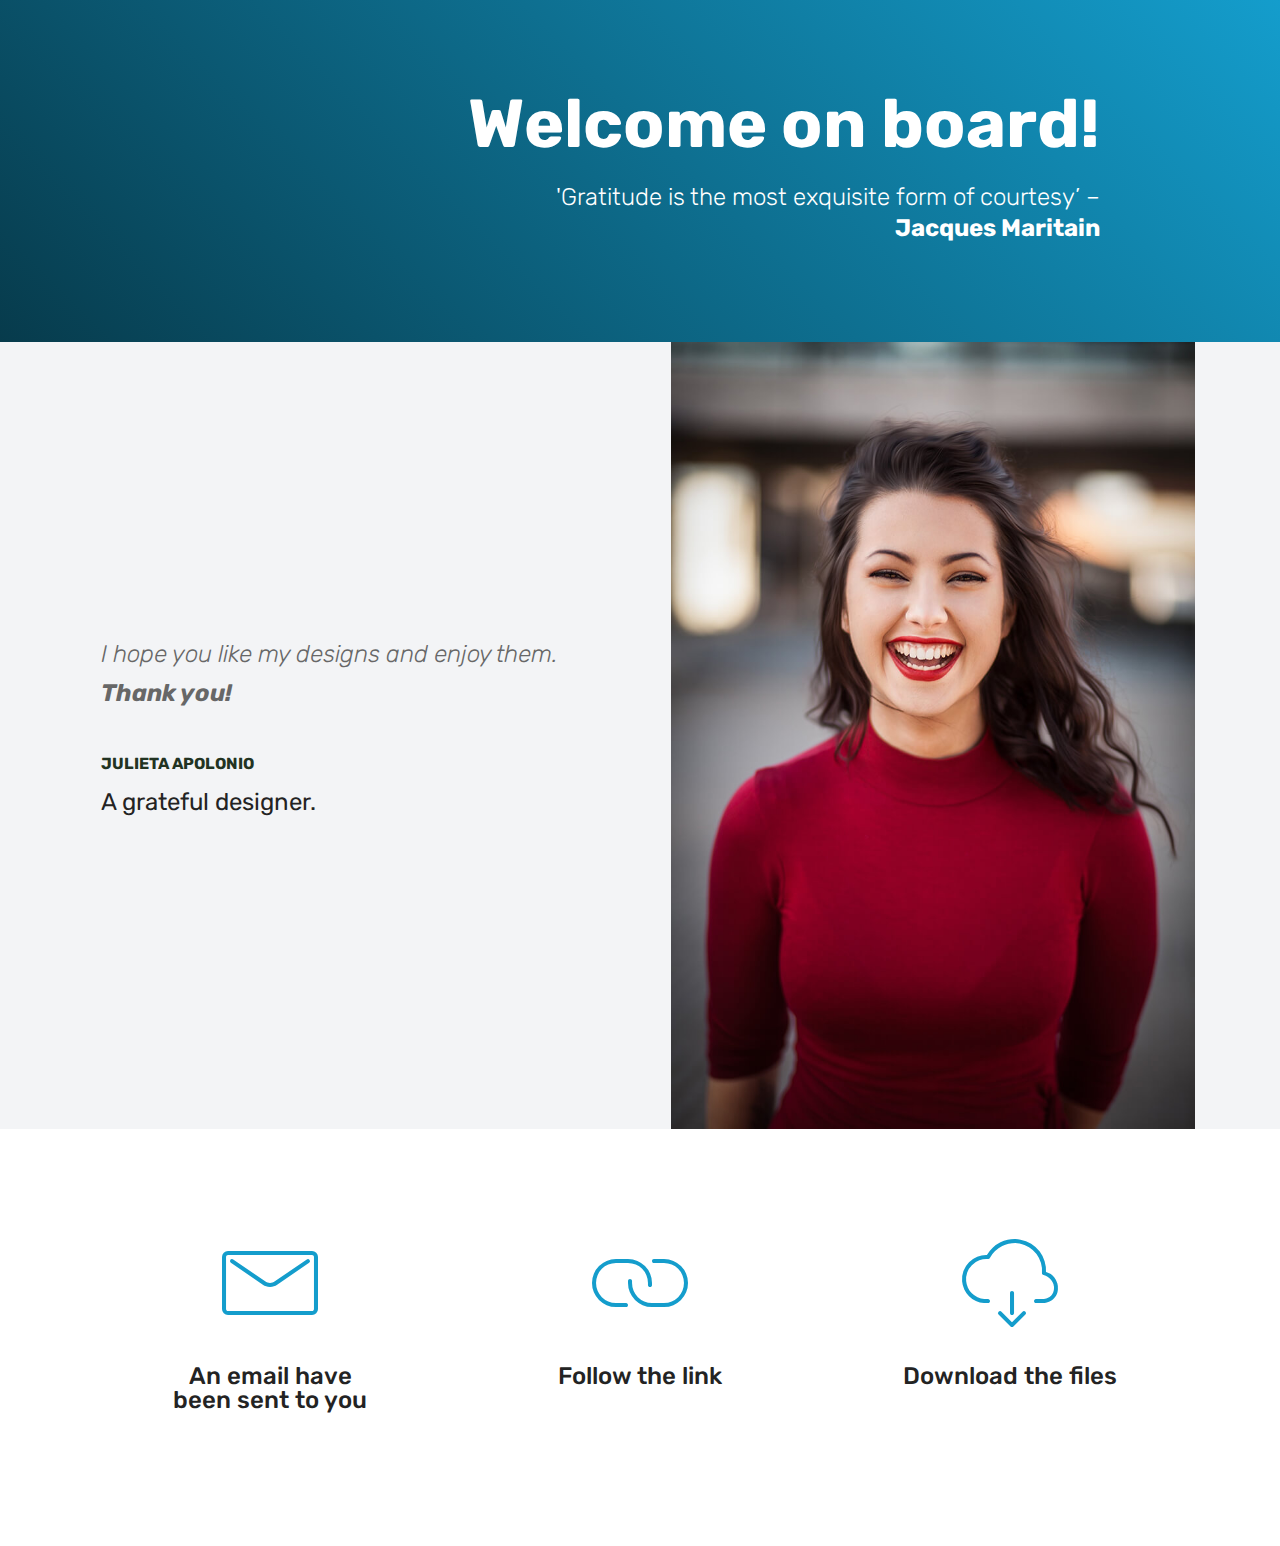
<file: thank_you_page.html>
<!DOCTYPE html>
<html  >
<head>
  <!-- Site made with Mobirise Website Builder v4.9.6, https://mobirise.com -->
  <meta charset="UTF-8">
  <meta http-equiv="X-UA-Compatible" content="IE=edge">
  <meta name="generator" content="Mobirise v4.9.6, mobirise.com">
  <meta name="viewport" content="width=device-width, initial-scale=1, minimum-scale=1">
  <link rel="shortcut icon" href="assets/images/favion-128x128.png" type="image/x-icon">
  <meta name="description" content="Planers and calendars with an Astrological Touch!">
  
  <title>0_Thank You Page</title>
  <link rel="stylesheet" href="assets/web/assets/mobirise-icons/mobirise-icons.css">
  <link rel="stylesheet" href="assets/tether/tether.min.css">
  <link rel="stylesheet" href="assets/bootstrap/css/bootstrap.min.css">
  <link rel="stylesheet" href="assets/bootstrap/css/bootstrap-grid.min.css">
  <link rel="stylesheet" href="assets/bootstrap/css/bootstrap-reboot.min.css">
  <link rel="stylesheet" href="assets/theme/css/style.css">
  <link rel="stylesheet" href="assets/mobirise/css/mbr-additional.css" type="text/css">
  
  
  
</head>
<body>
  <section class="mbr-section info2 cid-rluexMwY2L" id="info2-2p">

    

    

    <div class="container">
        <div class="row main justify-content-center">
            <div class="media-container-column col-12 col-lg-3 col-md-4">
                
            </div>
            <div class="media-container-column title col-12 col-lg-7 col-md-6">
                <h2 class="align-right mbr-bold mbr-white pb-3 mbr-fonts-style display-1">
                    Welcome on board!<br></h2>
                <h3 class="mbr-section-subtitle align-right mbr-light mbr-white mbr-fonts-style display-5">'Gratitude is the most exquisite form of courtesy’
– <strong>Jacques Maritain</strong></h3>
            </div>
        </div>
    </div>
</section>

<section class="engine"><a href="https://mobirise.info/s">free bootstrap theme</a></section><section class="testimonials3 cid-rlua8eRpEN" id="testimonials3-2k">

    

    

    <div class="container">
        <div class="media-container-row">
            <div class="media-content px-3 align-self-center mbr-white py-2">
                <p class="mbr-text testimonial-text mbr-fonts-style display-5">
                   I hope you like my designs and enjoy them. <strong>Thank you!</strong></p>
                <p class="mbr-author-name pt-4 mb-2 mbr-fonts-style display-7">
                   JULIETA APOLONIO</p>
                <p class="mbr-author-desc mbr-fonts-style display-5">A grateful designer.</p>
            </div>

            <div class="mbr-figure pl-lg-5" style="width: 105%;">
              <img src="assets/images/face2.jpg">
            </div>
        </div>
    </div>
</section>

<section class="features1 cid-rlFmSxO4yh" id="features1-1u">
    
    

    
    <div class="container">
        <div class="media-container-row">

            <div class="card p-3 col-12 col-md-6 col-lg-4">
                <div class="card-img pb-3">
                    <span class="mbr-iconfont mbri-letter"></span>
                </div>
                <div class="card-box">
                    <h4 class="card-title py-3 mbr-fonts-style display-5">
                        An email have <br>been sent to you</h4>
                    
                </div>
            </div>

            <div class="card p-3 col-12 col-md-6 col-lg-4">
                <div class="card-img pb-3">
                    <span class="mbr-iconfont mbri-link"></span>
                </div>
                <div class="card-box">
                    <h4 class="card-title py-3 mbr-fonts-style display-5">
                        Follow the link</h4>
                    
                </div>
            </div>

            <div class="card p-3 col-12 col-md-6 col-lg-4">
                <div class="card-img pb-3">
                    <span class="mbr-iconfont mbri-download"></span>
                </div>
                <div class="card-box">
                    <h4 class="card-title py-3 mbr-fonts-style display-5">
                        Download the files</h4>
                    
                </div>
            </div>

            

        </div>

    </div>

</section>


  <script src="assets/web/assets/jquery/jquery.min.js"></script>
  <script src="assets/popper/popper.min.js"></script>
  <script src="assets/tether/tether.min.js"></script>
  <script src="assets/bootstrap/js/bootstrap.min.js"></script>
  <script src="assets/smoothscroll/smooth-scroll.js"></script>
  <script src="assets/theme/js/script.js"></script>
  
  
</body>
</html>
</file>
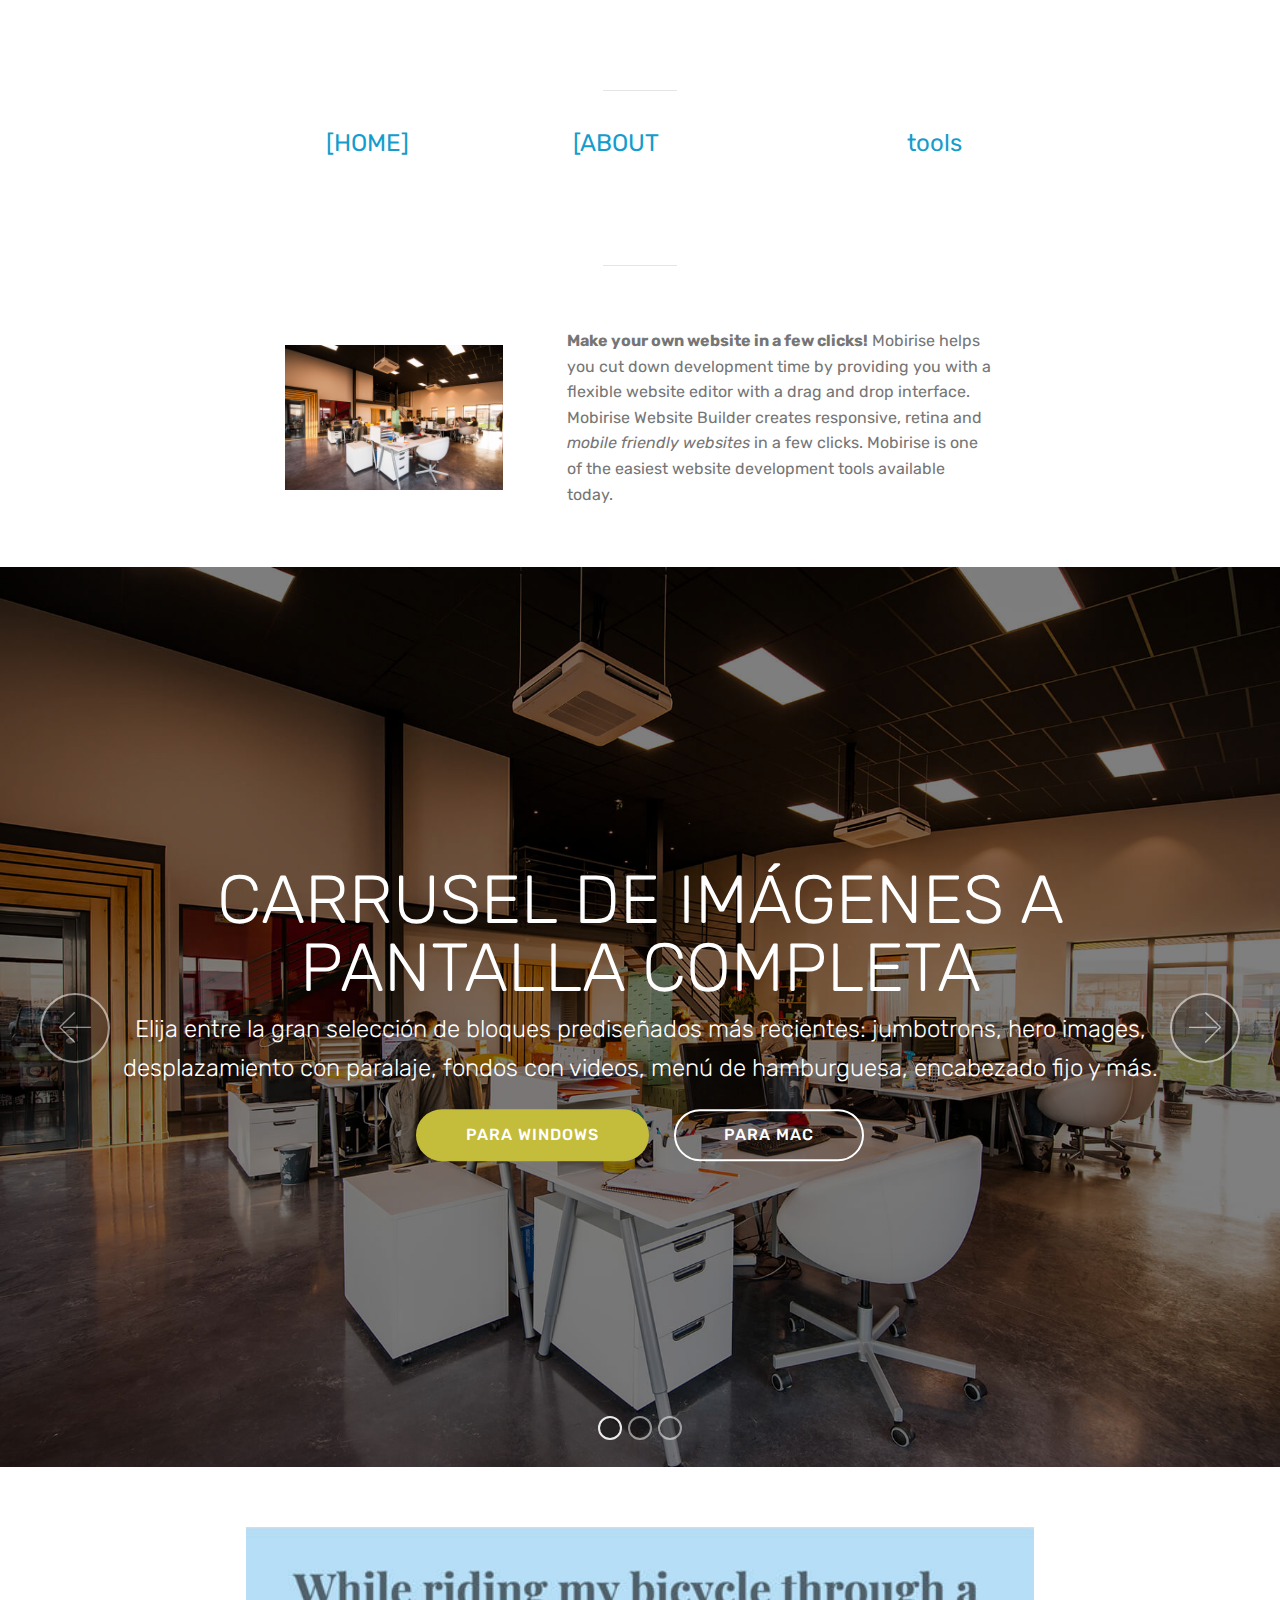
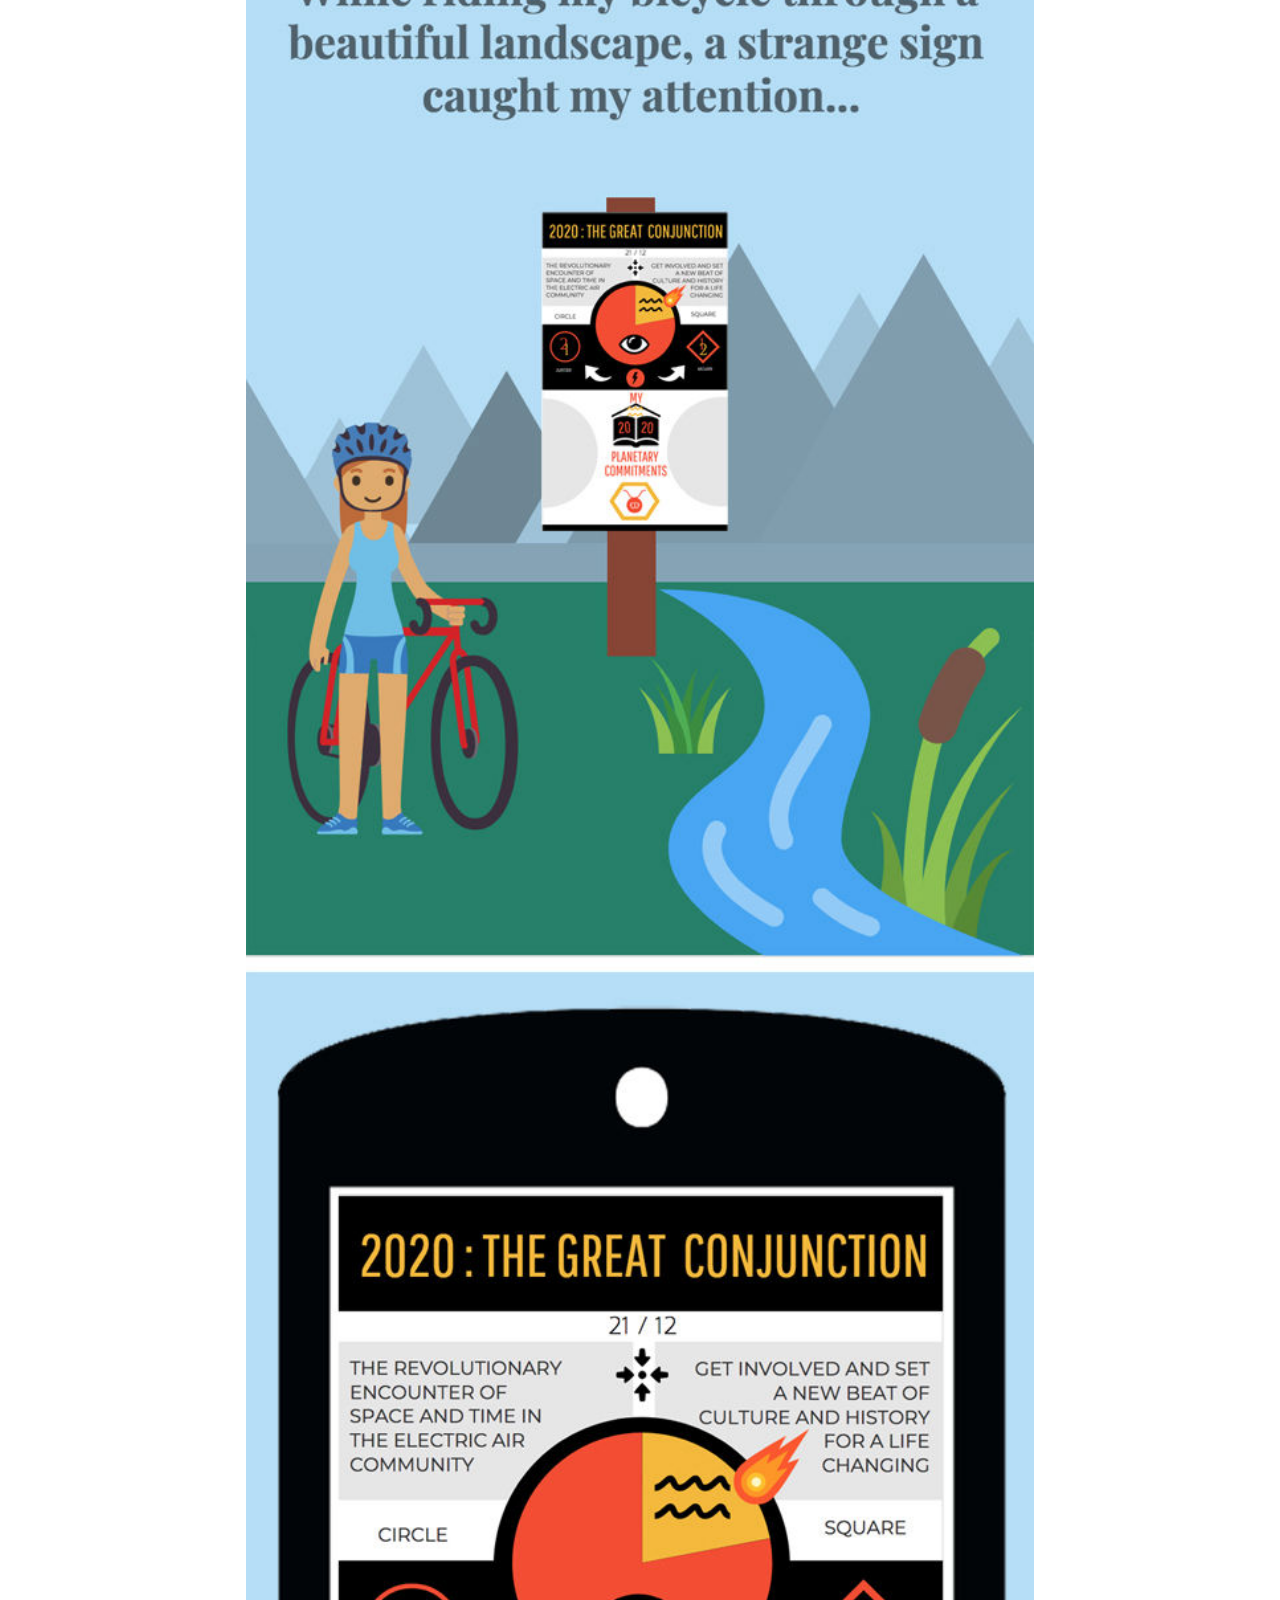
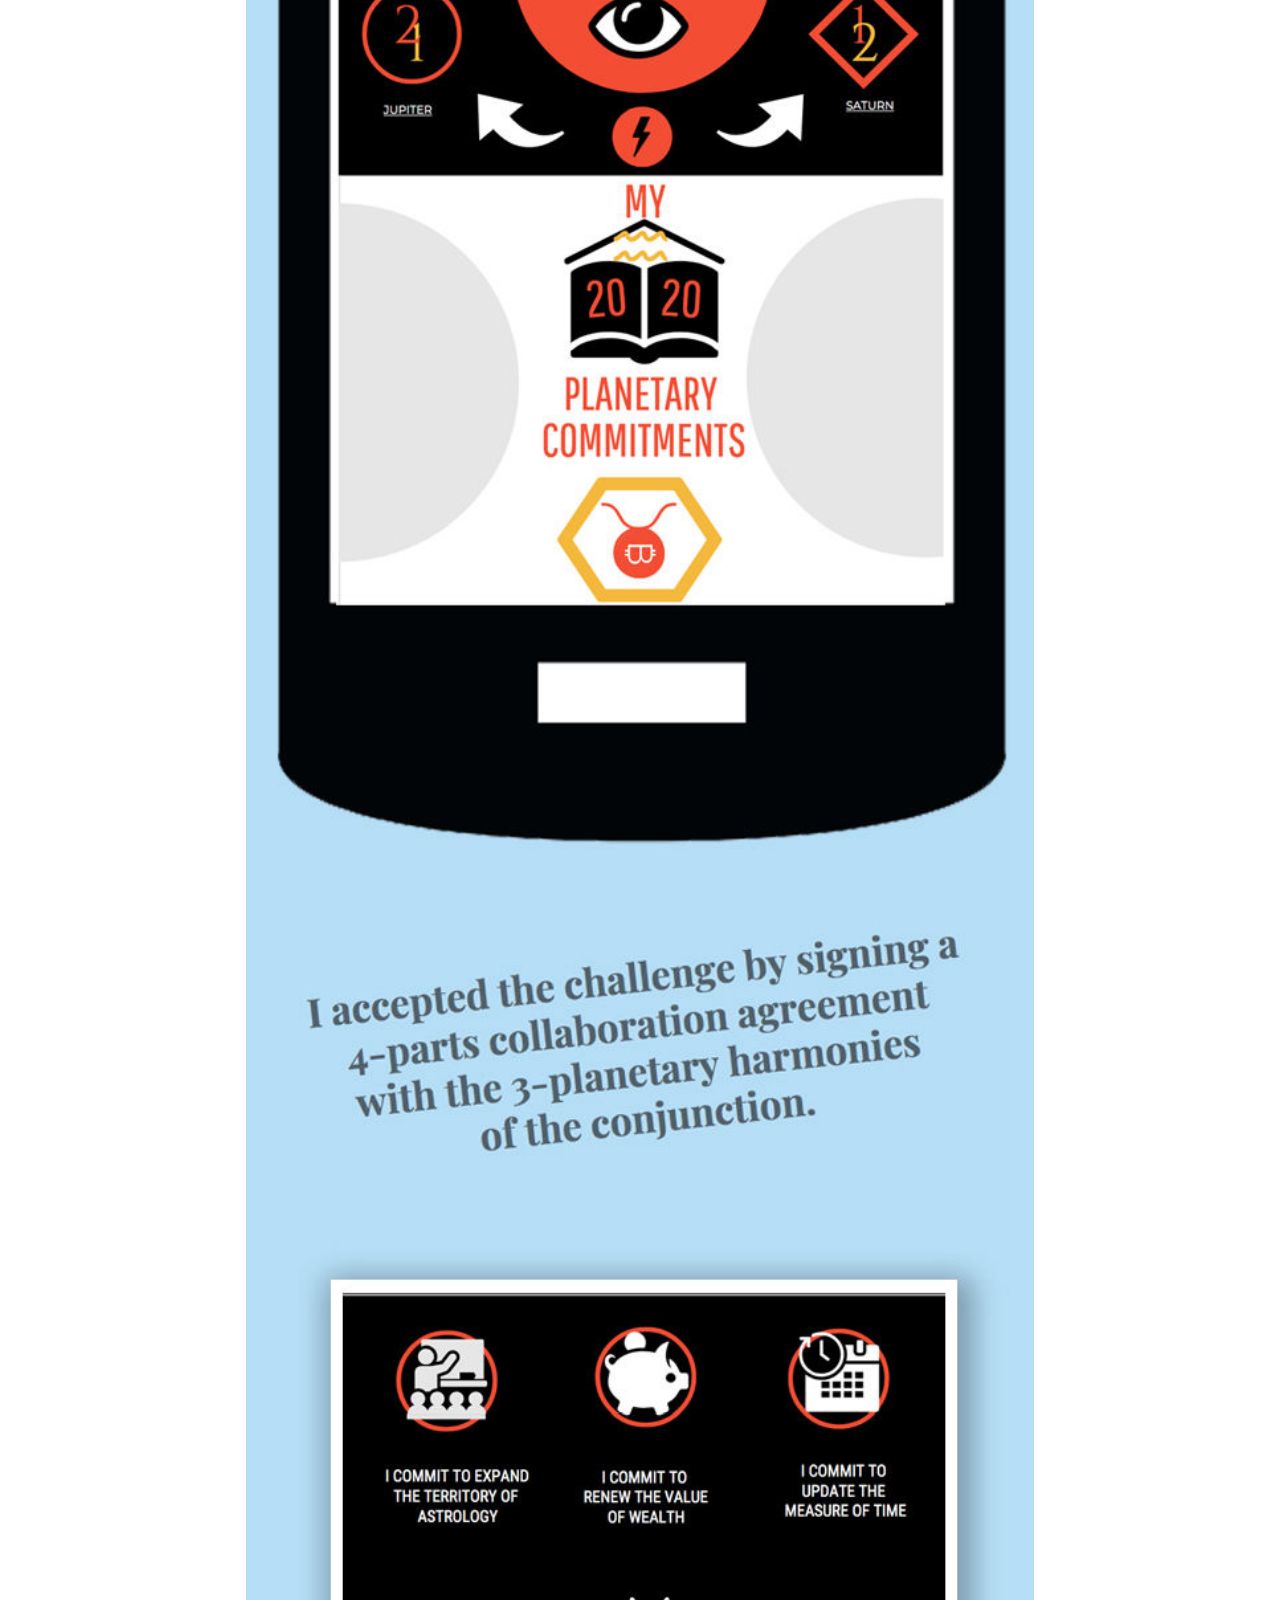
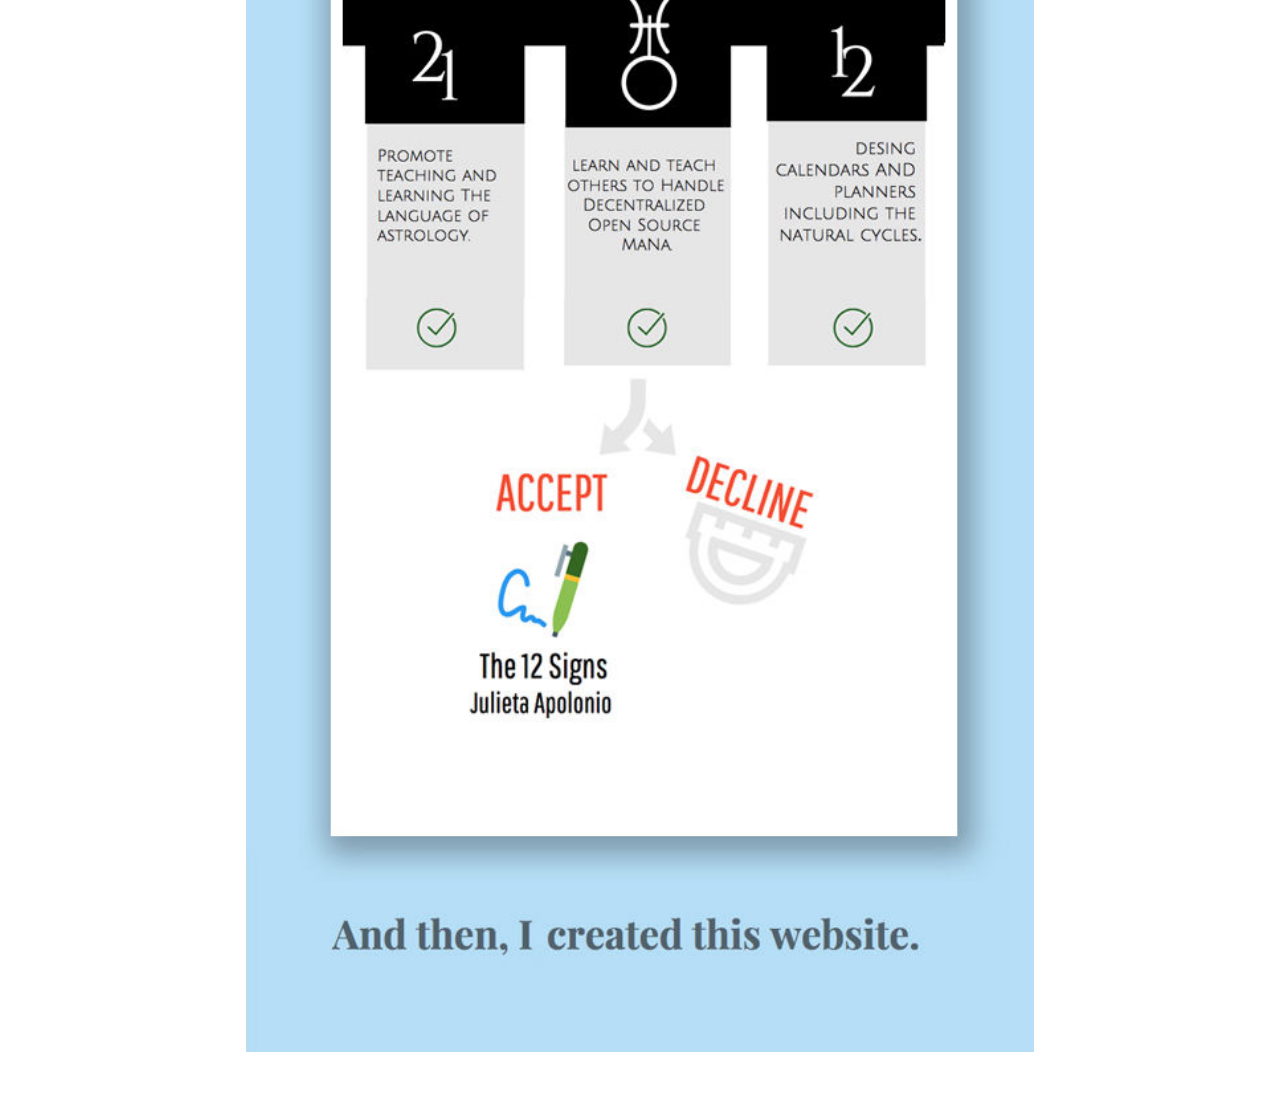
<file: the-great-2020-conjuntion.html>
<!DOCTYPE html>
<html  >
<head>
  <!-- Site made with Mobirise Website Builder v4.9.6, https://mobirise.com -->
  <meta charset="UTF-8">
  <meta http-equiv="X-UA-Compatible" content="IE=edge">
  <meta name="generator" content="Mobirise v4.9.6, mobirise.com">
  <meta name="viewport" content="width=device-width, initial-scale=1, minimum-scale=1">
  <link rel="shortcut icon" href="assets/images/favion-128x128.png" type="image/x-icon">
  <meta name="description" content="The Great 2020 Conjuntion">
  
  <title>The Great 2020 Conjuntion</title>
  <link rel="stylesheet" href="assets/web/assets/mobirise-icons/mobirise-icons.css">
  <link rel="stylesheet" href="assets/tether/tether.min.css">
  <link rel="stylesheet" href="assets/bootstrap/css/bootstrap.min.css">
  <link rel="stylesheet" href="assets/bootstrap/css/bootstrap-grid.min.css">
  <link rel="stylesheet" href="assets/bootstrap/css/bootstrap-reboot.min.css">
  <link rel="stylesheet" href="assets/theme/css/style.css">
  <link rel="stylesheet" href="assets/mobirise/css/mbr-additional.css" type="text/css">
  
  
  
</head>
<body>
  <section class="mbr-section article content10 cid-roalEJWhOL" id="content10-1e">
    
     

    <div class="container">
        <div class="inner-container" style="width: 66%;">
            <hr class="line" style="width: 10%;">
            <div class="section-text align-center mbr-white mbr-fonts-style display-5">[<a href="page8.html">[HOME]</a>]&nbsp;is one of the [<a href="page6.html">[ABOUT</a>&nbsp;website development <a href="Calendar_by_signs_ 2019_2020.html">tools </a>available today. It also gives you the freedom to develop as many websites as you like given the fact that it is a desktop app.
                </div>
            <hr class="line" style="width: 10%;">
        </div>
    </div>
</section>

<section class="engine"><a href="https://mobirise.info/o">portfolio web templates</a></section><section class="mbr-section content6 cid-roao5DOD4z" id="content6-1g">
    
     
    
    <div class="container">
        <div class="media-container-row">
            <div class="col-12 col-md-8">
                <div class="media-container-row">
                    <div class="mbr-figure" style="width: 60%;">
                      <img src="assets/images/background1.jpg" alt="Mobirise">  
                    </div>
                    <div class="media-content">
                        <div class="mbr-section-text">
                            <p class="mbr-text mb-0 mbr-fonts-style display-7">
                               <strong>Make your own website in a few clicks!</strong> Mobirise helps you cut down development time by providing you with a flexible website editor with a drag and drop interface. Mobirise Website Builder creates responsive, retina and <em>mobile friendly websites</em> in a few clicks. Mobirise is one of the easiest website development tools available today.
                            </p>
                        </div>
                    </div>
                </div>
            </div>
        </div>
    </div>
</section>

<section class="carousel slide cid-roalnooxA5" data-interval="false" id="slider1-1d">

    

    <div class="full-screen"><div class="mbr-slider slide carousel" data-pause="true" data-keyboard="false" data-ride="false" data-interval="false"><ol class="carousel-indicators"><li data-app-prevent-settings="" data-target="#slider1-1d" class=" active" data-slide-to="0"></li><li data-app-prevent-settings="" data-target="#slider1-1d" data-slide-to="1"></li><li data-app-prevent-settings="" data-target="#slider1-1d" data-slide-to="2"></li></ol><div class="carousel-inner" role="listbox"><div class="carousel-item slider-fullscreen-image active" data-bg-video-slide="false" style="background-image: url(assets/images/background1.jpg);"><div class="container container-slide"><div class="image_wrapper"><div class="mbr-overlay"></div><img src="assets/images/background1.jpg"><div class="carousel-caption justify-content-center"><div class="col-10 align-center"><h2 class="mbr-fonts-style display-1">CARRUSEL DE IMÁGENES A PANTALLA COMPLETA</h2><p class="lead mbr-text mbr-fonts-style display-5">Elija entre la gran selección de bloques prediseñados más recientes: jumbotrons,  hero images, desplazamiento con paralaje, fondos con videos, menú de hamburguesa, encabezado fijo y más.</p><div class="mbr-section-btn" buttons="0"><a class="btn btn-success display-4" href="https://mobirise.com">PARA WINDOWS</a> <a class="btn  btn-white-outline display-4" href="https://mobirise.com">PARA MAC</a></div></div></div></div></div></div><div class="carousel-item slider-fullscreen-image" data-bg-video-slide="false" style="background-image: url(assets/images/background2.jpg);"><div class="container container-slide"><div class="image_wrapper"><div class="mbr-overlay"></div><img src="assets/images/background2.jpg"><div class="carousel-caption justify-content-center"><div class="col-10 align-left"><h2 class="mbr-fonts-style display-1">DIAPOSITIVA DE VIDEO</h2><p class="lead mbr-text mbr-fonts-style display-5">Diapositiva con fondo de video de youtube y superposición con color. El título y el texto están alineados a la izquierda.</p><div class="mbr-section-btn" buttons="0"><a class="btn btn-primary display-4" href="https://mobirise.com">PARA WINDOWS</a> <a class="btn  btn-white-outline display-4" href="https://mobirise.com">PARA MAC</a></div></div></div></div></div></div><div class="carousel-item slider-fullscreen-image" data-bg-video-slide="false" style="background-image: url(assets/images/background3.jpg);"><div class="container container-slide"><div class="image_wrapper"><div class="mbr-overlay"></div><img src="assets/images/background3.jpg"><div class="carousel-caption justify-content-center"><div class="col-10 align-right"><h2 class="mbr-fonts-style display-1">DIAPOSITIVA DE IMAGEN</h2><p class="lead mbr-text mbr-fonts-style display-5">Elija entre la gran selección de bloques prediseñados más recientes: jumbotrons,  hero images, desplazamiento con paralaje, fondos con videos, menú de hamburguesa, encabezado fijo y más.</p><div class="mbr-section-btn" buttons="0"><a class="btn btn-info display-4" href="https://mobirise.com">PARA WINDOWS</a> <a class="btn  btn-white-outline display-4" href="https://mobirise.com">PARA MAC</a></div></div></div></div></div></div></div><a data-app-prevent-settings="" class="carousel-control carousel-control-prev" role="button" data-slide="prev" href="#slider1-1d"><span aria-hidden="true" class="mbri-left mbr-iconfont"></span><span class="sr-only">Previous</span></a><a data-app-prevent-settings="" class="carousel-control carousel-control-next" role="button" data-slide="next" href="#slider1-1d"><span aria-hidden="true" class="mbri-right mbr-iconfont"></span><span class="sr-only">Next</span></a></div></div>

</section>

<section class="cid-ro5zVSitkN" id="image2-1c">

    

    <figure class="mbr-figure container">
        <div class="image-block" style="width: 71%;">
            <img src="assets/images/whileriding-1-595x3265.jpg" alt="Mobirise" title="">
            
        </div>
    </figure>
</section>


  <script src="assets/web/assets/jquery/jquery.min.js"></script>
  <script src="assets/popper/popper.min.js"></script>
  <script src="assets/tether/tether.min.js"></script>
  <script src="assets/bootstrap/js/bootstrap.min.js"></script>
  <script src="assets/ytplayer/jquery.mb.ytplayer.min.js"></script>
  <script src="assets/vimeoplayer/jquery.mb.vimeo_player.js"></script>
  <script src="assets/bootstrapcarouselswipe/bootstrap-carousel-swipe.js"></script>
  <script src="assets/smoothscroll/smooth-scroll.js"></script>
  <script src="assets/theme/js/script.js"></script>
  <script src="assets/slidervideo/script.js"></script>
  
  
</body>
</html>
</file>
<file: assets/theme/css/style.css>
/*!
 * Mobirise v4 theme (https://mobirise.com/)
 * Copyright 2017 Mobirise
 */
section {
  background-color: #eeeeee; }

section,
.container,
.container-fluid {
  position: relative;
  word-wrap: break-word; }

a.mbr-iconfont:hover {
  text-decoration: none; }

.article .lead p, .article .lead ul, .article .lead ol, .article .lead pre, .article .lead blockquote {
  margin-bottom: 0; }

a {
  font-style: normal;
  font-weight: 400;
  cursor: pointer; }
  a, a:hover {
    text-decoration: none; }

figure {
  margin-bottom: 0; }

body {
  color: #232323; }

h1, h2, h3, h4, h5, h6,
.h1, .h2, .h3, .h4, .h5, .h6,
.display-1, .display-2, .display-3, .display-4 {
  line-height: 1;
  word-break: break-word;
  word-wrap: break-word; }

b, strong {
  font-weight: bold; }

blockquote {
  padding: 10px 0 10px 20px;
  position: relative;
  border-left: 2px solid;
  border-color: #ff3366; }

input:-webkit-autofill, input:-webkit-autofill:hover, input:-webkit-autofill:focus, input:-webkit-autofill:active {
  transition-delay: 9999s;
  transition-property: background-color, color; }

textarea[type="hidden"] {
  display: none; }

body {
  position: relative; }

section {
  background-position: 50% 50%;
  background-repeat: no-repeat;
  background-size: cover; }
  section .mbr-background-video,
  section .mbr-background-video-preview {
    position: absolute;
    bottom: 0;
    left: 0;
    right: 0;
    top: 0; }

.hidden {
  visibility: hidden; }

.mbr-z-index20 {
  z-index: 20; }

/*! Base colors */
.mbr-white {
  color: #ffffff; }

.mbr-black {
  color: #000000; }

.mbr-bg-white {
  background-color: #ffffff; }

.mbr-bg-black {
  background-color: #000000; }

/*! Text-aligns */
.align-left {
  text-align: left; }

.align-center {
  text-align: center; }

.align-right {
  text-align: right; }

@media (max-width: 767px) {
  .align-left, .align-center, .align-right, .mbr-section-btn, .mbr-section-title {
    text-align: center; } }
/*! Font-weight  */
.mbr-light {
  font-weight: 300; }

.mbr-regular {
  font-weight: 400; }

.mbr-semibold {
  font-weight: 500; }

.mbr-bold {
  font-weight: 700; }

/*! Media  */
.media-size-item {
  -webkit-flex: 1 1 auto;
  -moz-flex: 1 1 auto;
  -ms-flex: 1 1 auto;
  -o-flex: 1 1 auto;
  flex: 1 1 auto; }

.media-content {
  -webkit-flex-basis: 100%;
  flex-basis: 100%; }

.media-container-row {
  display: -ms-flexbox;
  display: -webkit-flex;
  display: flex;
  -webkit-flex-direction: row;
  -ms-flex-direction: row;
  flex-direction: row;
  -webkit-flex-wrap: wrap;
  -ms-flex-wrap: wrap;
  flex-wrap: wrap;
  -webkit-justify-content: center;
  -ms-flex-pack: center;
  justify-content: center;
  -webkit-align-content: center;
  -ms-flex-line-pack: center;
  align-content: center;
  -webkit-align-items: start;
  -ms-flex-align: start;
  align-items: start; }
  .media-container-row .media-size-item {
    width: 400px; }

.media-container-column {
  display: -ms-flexbox;
  display: -webkit-flex;
  display: flex;
  -webkit-flex-direction: column;
  -ms-flex-direction: column;
  flex-direction: column;
  -webkit-flex-wrap: wrap;
  -ms-flex-wrap: wrap;
  flex-wrap: wrap;
  -webkit-justify-content: center;
  -ms-flex-pack: center;
  justify-content: center;
  -webkit-align-content: center;
  -ms-flex-line-pack: center;
  align-content: center;
  -webkit-align-items: stretch;
  -ms-flex-align: stretch;
  align-items: stretch; }
  .media-container-column > * {
    width: 100%; }

@media (min-width: 992px) {
  .media-container-row {
    -webkit-flex-wrap: nowrap;
    -ms-flex-wrap: nowrap;
    flex-wrap: nowrap; } }
figure {
  overflow: hidden; }

figure[mbr-media-size] {
  transition: width 0.1s; }

.mbr-figure img, .mbr-figure iframe {
  display: block;
  width: 100%; }

.card {
  background-color: transparent;
  border: none; }

.card-img {
  text-align: center;
  flex-shrink: 0;
  -webkit-flex-shrink: 0; }

.media {
  max-width: 100%;
  margin: 0 auto; }

.mbr-figure {
  -ms-flex-item-align: center;
  -ms-grid-row-align: center;
  -webkit-align-self: center;
  align-self: center; }

.media-container > div {
  max-width: 100%; }

.mbr-figure img, .card-img img {
  width: 100%; }

@media (max-width: 991px) {
  .media-size-item {
    width: auto !important; }

  .media {
    width: auto; }

  .mbr-figure {
    width: 100% !important; } }
/*! Buttons */
.mbr-section-btn {
  margin-left: -.25rem;
  margin-right: -.25rem;
  font-size: 0; }

nav .mbr-section-btn {
  margin-left: 0rem;
  margin-right: 0rem; }

/*! Btn icon margin */
.btn .mbr-iconfont, .btn.btn-sm .mbr-iconfont {
  cursor: pointer;
  margin-right: 0.5rem; }

.btn.btn-md .mbr-iconfont, .btn.btn-md .mbr-iconfont {
  margin-right: 0.8rem; }

.mbr-regular {
  font-weight: 400; }

.mbr-semibold {
  font-weight: 500; }

.mbr-bold {
  font-weight: 700; }

[type="submit"] {
  -webkit-appearance: none; }

/*! Full-screen */
.mbr-fullscreen .mbr-overlay {
  min-height: 100vh; }

.mbr-fullscreen {
  display: flex;
  display: -webkit-flex;
  display: -moz-flex;
  display: -ms-flex;
  display: -o-flex;
  align-items: center;
  -webkit-align-items: center;
  min-height: 100vh;
  padding-top: 3rem;
  padding-bottom: 3rem; }

/*! Map */
.map {
  height: 25rem;
  position: relative; }
  .map iframe {
    width: 100%;
    height: 100%; }

/* Form */
.form-asterisk {
  font-family: initial;
  position: absolute;
  top: -2px;
  font-weight: normal; }

/*! Scroll to top arrow */
.mbr-arrow-up {
  bottom: 25px;
  right: 90px;
  position: fixed;
  text-align: right;
  z-index: 5000;
  color: #ffffff;
  font-size: 32px;
  transform: rotate(180deg);
  -webkit-transform: rotate(180deg); }

.mbr-arrow-up a {
  background: rgba(0, 0, 0, 0.2);
  border-radius: 3px;
  color: #fff;
  display: inline-block;
  height: 60px;
  width: 60px;
  outline-style: none !important;
  position: relative;
  text-decoration: none;
  transition: all .3s ease-in-out;
  cursor: pointer;
  text-align: center; }
  .mbr-arrow-up a:hover {
    background-color: rgba(0, 0, 0, 0.4); }
  .mbr-arrow-up a i {
    line-height: 60px; }

.mbr-arrow-up-icon {
  display: block;
  color: #fff; }

.mbr-arrow-up-icon::before {
  content: "\203a";
  display: inline-block;
  font-family: serif;
  font-size: 32px;
  line-height: 1;
  font-style: normal;
  position: relative;
  top: 6px;
  left: -4px;
  -webkit-transform: rotate(-90deg);
  transform: rotate(-90deg); }

/*! Arrow Down */
.mbr-arrow {
  position: absolute;
  bottom: 45px;
  left: 50%;
  width: 60px;
  height: 60px;
  cursor: pointer;
  background-color: rgba(80, 80, 80, 0.5);
  border-radius: 50%;
  -webkit-transform: translateX(-50%);
  transform: translateX(-50%); }
  .mbr-arrow > a {
    display: inline-block;
    text-decoration: none;
    outline-style: none;
    -webkit-animation: arrowdown 1.7s ease-in-out infinite;
    animation: arrowdown 1.7s ease-in-out infinite; }
    .mbr-arrow > a > i {
      position: absolute;
      top: -2px;
      left: 15px;
      font-size: 2rem; }

@keyframes arrowdown {
  0% {
    transform: translateY(0px);
    -webkit-transform: translateY(0px); }
  50% {
    transform: translateY(-5px);
    -webkit-transform: translateY(-5px); }
  100% {
    transform: translateY(0px);
    -webkit-transform: translateY(0px); } }
@-webkit-keyframes arrowdown {
  0% {
    transform: translateY(0px);
    -webkit-transform: translateY(0px); }
  50% {
    transform: translateY(-5px);
    -webkit-transform: translateY(-5px); }
  100% {
    transform: translateY(0px);
    -webkit-transform: translateY(0px); } }
@media (max-width: 500px) {
  .mbr-arrow-up {
    left: 50%;
    right: auto;
    transform: translateX(-50%) rotate(180deg);
    -webkit-transform: translateX(-50%) rotate(180deg); } }
/*Gradients animation*/
@keyframes gradient-animation {
  from {
    background-position: 0% 100%;
    animation-timing-function: ease-in-out; }
  to {
    background-position: 100% 0%;
    animation-timing-function: ease-in-out; } }
@-webkit-keyframes gradient-animation {
  from {
    background-position: 0% 100%;
    animation-timing-function: ease-in-out; }
  to {
    background-position: 100% 0%;
    animation-timing-function: ease-in-out; } }
.bg-gradient {
  background-size: 200% 200%;
  animation: gradient-animation 5s infinite alternate;
  -webkit-animation: gradient-animation 5s infinite alternate; }

.menu .navbar-brand {
  display: -webkit-flex; }
  .menu .navbar-brand span {
    display: flex;
    display: -webkit-flex; }
  .menu .navbar-brand .navbar-caption-wrap {
    display: -webkit-flex; }
  .menu .navbar-brand .navbar-logo img {
    display: -webkit-flex; }
@media (min-width: 768px) and (max-width: 991px) {
  .menu .navbar-toggleable-sm .navbar-nav {
    display: -webkit-box;
    display: -webkit-flex;
    display: -ms-flexbox; } }
@media (min-width: 992px) {
  .menu .navbar-nav.nav-dropdown {
    display: -webkit-flex; }
  .menu .navbar-toggleable-sm .navbar-collapse {
    display: -webkit-flex !important; } }
@media (max-width: 767px) {
  .menu .navbar-collapse {
    max-height: 80vh; }
  .menu .dropdown-menu {
    max-height: 60vh; } }

.navbar {
  display: -webkit-flex;
  -webkit-flex-wrap: wrap;
  -webkit-align-items: center;
  -webkit-justify-content: space-between; }

.navbar-collapse {
  -webkit-flex-basis: 100%;
  -webkit-flex-grow: 1;
  -webkit-align-items: center; }

.nav-dropdown .link {
  padding: .667em 1.667em !important;
  margin: 0 !important; }

.nav {
  display: -webkit-flex;
  -webkit-flex-wrap: wrap; }

.row {
  display: -webkit-flex;
  -webkit-flex-wrap: wrap; }

.justify-content-center {
  -webkit-justify-content: center; }

.form-inline {
  display: -webkit-flex;
  -webkit-flex-flow: row wrap;
  -webkit-align-items: center; }

.card-wrapper {
  -webkit-flex: 1; }

.carousel-control {
  z-index: 10;
  display: -webkit-flex;
  -webkit-align-items: center;
  -webkit-justify-content: center; }

.carousel-controls {
  display: -webkit-flex; }

.media {
  display: -webkit-flex; }

.jq-selectbox__select {
  padding: 1.07em .5em;
  position: absolute;
  top: 0;
  left: 0;
  width: 100%; }

.jq-selectbox__dropdown {
  position: absolute;
  top: 100% !important;
  left: 0 !important;
  width: 100% !important; }

.jq-selectbox__trigger-arrow {
  transform: translateY(-50%); }

.jq-selectbox li {
  padding: 1.07em .5em; }

/*# sourceMappingURL=style.css.map */
.engine {
	position: absolute;
	text-indent: -2400px;
	text-align: center;
	padding: 0;
	top: 0;
	left: -2400px;
}
</file>
<file: assets/mobirise/css/mbr-additional.css>
@import url(https://fonts.googleapis.com/css?family=Rubik:300,300i,400,400i,500,500i,700,700i,900,900i);





body {
  font-style: normal;
  line-height: 1.5;
}
.mbr-section-title {
  font-style: normal;
  line-height: 1.2;
}
.mbr-section-subtitle {
  line-height: 1.3;
}
.mbr-text {
  font-style: normal;
  line-height: 1.6;
}
.display-1 {
  font-family: 'Rubik', sans-serif;
  font-size: 4.25rem;
}
.display-1 > .mbr-iconfont {
  font-size: 6.8rem;
}
.display-2 {
  font-family: 'Rubik', sans-serif;
  font-size: 2rem;
}
.display-2 > .mbr-iconfont {
  font-size: 3.2rem;
}
.display-4 {
  font-family: 'Rubik', sans-serif;
  font-size: 1rem;
}
.display-4 > .mbr-iconfont {
  font-size: 1.6rem;
}
.display-5 {
  font-family: 'Rubik', sans-serif;
  font-size: 1.5rem;
}
.display-5 > .mbr-iconfont {
  font-size: 2.4rem;
}
.display-7 {
  font-family: 'Rubik', sans-serif;
  font-size: 1rem;
}
.display-7 > .mbr-iconfont {
  font-size: 1.6rem;
}
/* ---- Fluid typography for mobile devices ---- */
/* 1.4 - font scale ratio ( bootstrap == 1.42857 ) */
/* 100vw - current viewport width */
/* (48 - 20)  48 == 48rem == 768px, 20 == 20rem == 320px(minimal supported viewport) */
/* 0.65 - min scale variable, may vary */
@media (max-width: 768px) {
  .display-1 {
    font-size: 3.4rem;
    font-size: calc( 2.1374999999999997rem + (4.25 - 2.1374999999999997) * ((100vw - 20rem) / (48 - 20)));
    line-height: calc( 1.4 * (2.1374999999999997rem + (4.25 - 2.1374999999999997) * ((100vw - 20rem) / (48 - 20))));
  }
  .display-2 {
    font-size: 1.6rem;
    font-size: calc( 1.35rem + (2 - 1.35) * ((100vw - 20rem) / (48 - 20)));
    line-height: calc( 1.4 * (1.35rem + (2 - 1.35) * ((100vw - 20rem) / (48 - 20))));
  }
  .display-4 {
    font-size: 0.8rem;
    font-size: calc( 1rem + (1 - 1) * ((100vw - 20rem) / (48 - 20)));
    line-height: calc( 1.4 * (1rem + (1 - 1) * ((100vw - 20rem) / (48 - 20))));
  }
  .display-5 {
    font-size: 1.2rem;
    font-size: calc( 1.175rem + (1.5 - 1.175) * ((100vw - 20rem) / (48 - 20)));
    line-height: calc( 1.4 * (1.175rem + (1.5 - 1.175) * ((100vw - 20rem) / (48 - 20))));
  }
}
/* Buttons */
.btn {
  font-weight: 500;
  border-width: 2px;
  font-style: normal;
  letter-spacing: 1px;
  margin: .4rem .8rem;
  white-space: normal;
  -webkit-transition: all 0.3s ease-in-out;
  -moz-transition: all 0.3s ease-in-out;
  transition: all 0.3s ease-in-out;
  display: inline-flex;
  align-items: center;
  justify-content: center;
  word-break: break-word;
  -webkit-align-items: center;
  -webkit-justify-content: center;
  display: -webkit-inline-flex;
  padding: 1rem 3rem;
  border-radius: 3px;
}
.btn-sm {
  font-weight: 500;
  letter-spacing: 1px;
  -webkit-transition: all 0.3s ease-in-out;
  -moz-transition: all 0.3s ease-in-out;
  transition: all 0.3s ease-in-out;
  padding: 0.6rem 1.5rem;
  border-radius: 3px;
}
.btn-md {
  font-weight: 500;
  letter-spacing: 1px;
  margin: .4rem .8rem !important;
  -webkit-transition: all 0.3s ease-in-out;
  -moz-transition: all 0.3s ease-in-out;
  transition: all 0.3s ease-in-out;
  padding: 1rem 3rem;
  border-radius: 3px;
}
.btn-lg {
  font-weight: 500;
  letter-spacing: 1px;
  margin: .4rem .8rem !important;
  -webkit-transition: all 0.3s ease-in-out;
  -moz-transition: all 0.3s ease-in-out;
  transition: all 0.3s ease-in-out;
  padding: 1.2rem 3.2rem;
  border-radius: 3px;
}
.bg-primary {
  background-color: #149dcc !important;
}
.bg-success {
  background-color: #c4bc3b !important;
}
.bg-info {
  background-color: #82786e !important;
}
.bg-warning {
  background-color: #879a9f !important;
}
.bg-danger {
  background-color: #b1a374 !important;
}
.btn-primary,
.btn-primary:active {
  background-color: #149dcc !important;
  border-color: #149dcc !important;
  color: #ffffff !important;
}
.btn-primary:hover,
.btn-primary:focus,
.btn-primary.focus,
.btn-primary.active {
  color: #ffffff !important;
  background-color: #0d6786 !important;
  border-color: #0d6786 !important;
}
.btn-primary.disabled,
.btn-primary:disabled {
  color: #ffffff !important;
  background-color: #0d6786 !important;
  border-color: #0d6786 !important;
}
.btn-secondary,
.btn-secondary:active {
  background-color: #ff3366 !important;
  border-color: #ff3366 !important;
  color: #ffffff !important;
}
.btn-secondary:hover,
.btn-secondary:focus,
.btn-secondary.focus,
.btn-secondary.active {
  color: #ffffff !important;
  background-color: #e50039 !important;
  border-color: #e50039 !important;
}
.btn-secondary.disabled,
.btn-secondary:disabled {
  color: #ffffff !important;
  background-color: #e50039 !important;
  border-color: #e50039 !important;
}
.btn-info,
.btn-info:active {
  background-color: #82786e !important;
  border-color: #82786e !important;
  color: #ffffff !important;
}
.btn-info:hover,
.btn-info:focus,
.btn-info.focus,
.btn-info.active {
  color: #ffffff !important;
  background-color: #59524b !important;
  border-color: #59524b !important;
}
.btn-info.disabled,
.btn-info:disabled {
  color: #ffffff !important;
  background-color: #59524b !important;
  border-color: #59524b !important;
}
.btn-success,
.btn-success:active {
  background-color: #c4bc3b !important;
  border-color: #c4bc3b !important;
  color: #ffffff !important;
}
.btn-success:hover,
.btn-success:focus,
.btn-success.focus,
.btn-success.active {
  color: #ffffff !important;
  background-color: #898429 !important;
  border-color: #898429 !important;
}
.btn-success.disabled,
.btn-success:disabled {
  color: #ffffff !important;
  background-color: #898429 !important;
  border-color: #898429 !important;
}
.btn-warning,
.btn-warning:active {
  background-color: #879a9f !important;
  border-color: #879a9f !important;
  color: #ffffff !important;
}
.btn-warning:hover,
.btn-warning:focus,
.btn-warning.focus,
.btn-warning.active {
  color: #ffffff !important;
  background-color: #617479 !important;
  border-color: #617479 !important;
}
.btn-warning.disabled,
.btn-warning:disabled {
  color: #ffffff !important;
  background-color: #617479 !important;
  border-color: #617479 !important;
}
.btn-danger,
.btn-danger:active {
  background-color: #b1a374 !important;
  border-color: #b1a374 !important;
  color: #ffffff !important;
}
.btn-danger:hover,
.btn-danger:focus,
.btn-danger.focus,
.btn-danger.active {
  color: #ffffff !important;
  background-color: #8b7d4e !important;
  border-color: #8b7d4e !important;
}
.btn-danger.disabled,
.btn-danger:disabled {
  color: #ffffff !important;
  background-color: #8b7d4e !important;
  border-color: #8b7d4e !important;
}
.btn-white {
  color: #333333 !important;
}
.btn-white,
.btn-white:active {
  background-color: #ffffff !important;
  border-color: #ffffff !important;
  color: #808080 !important;
}
.btn-white:hover,
.btn-white:focus,
.btn-white.focus,
.btn-white.active {
  color: #808080 !important;
  background-color: #d9d9d9 !important;
  border-color: #d9d9d9 !important;
}
.btn-white.disabled,
.btn-white:disabled {
  color: #808080 !important;
  background-color: #d9d9d9 !important;
  border-color: #d9d9d9 !important;
}
.btn-black,
.btn-black:active {
  background-color: #333333 !important;
  border-color: #333333 !important;
  color: #ffffff !important;
}
.btn-black:hover,
.btn-black:focus,
.btn-black.focus,
.btn-black.active {
  color: #ffffff !important;
  background-color: #0d0d0d !important;
  border-color: #0d0d0d !important;
}
.btn-black.disabled,
.btn-black:disabled {
  color: #ffffff !important;
  background-color: #0d0d0d !important;
  border-color: #0d0d0d !important;
}
.btn-primary-outline,
.btn-primary-outline:active {
  background: none;
  border-color: #0b566f;
  color: #0b566f;
}
.btn-primary-outline:hover,
.btn-primary-outline:focus,
.btn-primary-outline.focus,
.btn-primary-outline.active {
  color: #ffffff;
  background-color: #149dcc;
  border-color: #149dcc;
}
.btn-primary-outline.disabled,
.btn-primary-outline:disabled {
  color: #ffffff !important;
  background-color: #149dcc !important;
  border-color: #149dcc !important;
}
.btn-secondary-outline,
.btn-secondary-outline:active {
  background: none;
  border-color: #cc0033;
  color: #cc0033;
}
.btn-secondary-outline:hover,
.btn-secondary-outline:focus,
.btn-secondary-outline.focus,
.btn-secondary-outline.active {
  color: #ffffff;
  background-color: #ff3366;
  border-color: #ff3366;
}
.btn-secondary-outline.disabled,
.btn-secondary-outline:disabled {
  color: #ffffff !important;
  background-color: #ff3366 !important;
  border-color: #ff3366 !important;
}
.btn-info-outline,
.btn-info-outline:active {
  background: none;
  border-color: #4b453f;
  color: #4b453f;
}
.btn-info-outline:hover,
.btn-info-outline:focus,
.btn-info-outline.focus,
.btn-info-outline.active {
  color: #ffffff;
  background-color: #82786e;
  border-color: #82786e;
}
.btn-info-outline.disabled,
.btn-info-outline:disabled {
  color: #ffffff !important;
  background-color: #82786e !important;
  border-color: #82786e !important;
}
.btn-success-outline,
.btn-success-outline:active {
  background: none;
  border-color: #767123;
  color: #767123;
}
.btn-success-outline:hover,
.btn-success-outline:focus,
.btn-success-outline.focus,
.btn-success-outline.active {
  color: #ffffff;
  background-color: #c4bc3b;
  border-color: #c4bc3b;
}
.btn-success-outline.disabled,
.btn-success-outline:disabled {
  color: #ffffff !important;
  background-color: #c4bc3b !important;
  border-color: #c4bc3b !important;
}
.btn-warning-outline,
.btn-warning-outline:active {
  background: none;
  border-color: #55666b;
  color: #55666b;
}
.btn-warning-outline:hover,
.btn-warning-outline:focus,
.btn-warning-outline.focus,
.btn-warning-outline.active {
  color: #ffffff;
  background-color: #879a9f;
  border-color: #879a9f;
}
.btn-warning-outline.disabled,
.btn-warning-outline:disabled {
  color: #ffffff !important;
  background-color: #879a9f !important;
  border-color: #879a9f !important;
}
.btn-danger-outline,
.btn-danger-outline:active {
  background: none;
  border-color: #7a6e45;
  color: #7a6e45;
}
.btn-danger-outline:hover,
.btn-danger-outline:focus,
.btn-danger-outline.focus,
.btn-danger-outline.active {
  color: #ffffff;
  background-color: #b1a374;
  border-color: #b1a374;
}
.btn-danger-outline.disabled,
.btn-danger-outline:disabled {
  color: #ffffff !important;
  background-color: #b1a374 !important;
  border-color: #b1a374 !important;
}
.btn-black-outline,
.btn-black-outline:active {
  background: none;
  border-color: #000000;
  color: #000000;
}
.btn-black-outline:hover,
.btn-black-outline:focus,
.btn-black-outline.focus,
.btn-black-outline.active {
  color: #ffffff;
  background-color: #333333;
  border-color: #333333;
}
.btn-black-outline.disabled,
.btn-black-outline:disabled {
  color: #ffffff !important;
  background-color: #333333 !important;
  border-color: #333333 !important;
}
.btn-white-outline,
.btn-white-outline:active,
.btn-white-outline.active {
  background: none;
  border-color: #ffffff;
  color: #ffffff;
}
.btn-white-outline:hover,
.btn-white-outline:focus,
.btn-white-outline.focus {
  color: #333333;
  background-color: #ffffff;
  border-color: #ffffff;
}
.text-primary {
  color: #149dcc !important;
}
.text-secondary {
  color: #ff3366 !important;
}
.text-success {
  color: #c4bc3b !important;
}
.text-info {
  color: #82786e !important;
}
.text-warning {
  color: #879a9f !important;
}
.text-danger {
  color: #b1a374 !important;
}
.text-white {
  color: #ffffff !important;
}
.text-black {
  color: #000000 !important;
}
a.text-primary:hover,
a.text-primary:focus {
  color: #0b566f !important;
}
a.text-secondary:hover,
a.text-secondary:focus {
  color: #cc0033 !important;
}
a.text-success:hover,
a.text-success:focus {
  color: #767123 !important;
}
a.text-info:hover,
a.text-info:focus {
  color: #4b453f !important;
}
a.text-warning:hover,
a.text-warning:focus {
  color: #55666b !important;
}
a.text-danger:hover,
a.text-danger:focus {
  color: #7a6e45 !important;
}
a.text-white:hover,
a.text-white:focus {
  color: #b3b3b3 !important;
}
a.text-black:hover,
a.text-black:focus {
  color: #4d4d4d !important;
}
.alert-success {
  background-color: #70c770;
}
.alert-info {
  background-color: #82786e;
}
.alert-warning {
  background-color: #879a9f;
}
.alert-danger {
  background-color: #b1a374;
}
.mbr-section-btn a.btn:not(.btn-form) {
  border-radius: 100px;
}
.mbr-section-btn a.btn:not(.btn-form):hover,
.mbr-section-btn a.btn:not(.btn-form):focus {
  box-shadow: none !important;
}
.mbr-section-btn a.btn:not(.btn-form):hover,
.mbr-section-btn a.btn:not(.btn-form):focus {
  box-shadow: 0 10px 40px 0 rgba(0, 0, 0, 0.2) !important;
  -webkit-box-shadow: 0 10px 40px 0 rgba(0, 0, 0, 0.2) !important;
}
.mbr-gallery-filter li a {
  border-radius: 100px !important;
}
.mbr-gallery-filter li.active .btn {
  background-color: #149dcc;
  border-color: #149dcc;
  color: #ffffff;
}
.mbr-gallery-filter li.active .btn:focus {
  box-shadow: none;
}
.nav-tabs .nav-link {
  border-radius: 100px !important;
}
.btn-form {
  border-radius: 0;
}
.btn-form:hover {
  cursor: pointer;
}
a,
a:hover {
  color: #149dcc;
}
.mbr-plan-header.bg-primary .mbr-plan-subtitle,
.mbr-plan-header.bg-primary .mbr-plan-price-desc {
  color: #b4e6f8;
}
.mbr-plan-header.bg-success .mbr-plan-subtitle,
.mbr-plan-header.bg-success .mbr-plan-price-desc {
  color: #e2dd9d;
}
.mbr-plan-header.bg-info .mbr-plan-subtitle,
.mbr-plan-header.bg-info .mbr-plan-price-desc {
  color: #beb8b2;
}
.mbr-plan-header.bg-warning .mbr-plan-subtitle,
.mbr-plan-header.bg-warning .mbr-plan-price-desc {
  color: #ced6d8;
}
.mbr-plan-header.bg-danger .mbr-plan-subtitle,
.mbr-plan-header.bg-danger .mbr-plan-price-desc {
  color: #dfd9c6;
}
/* Scroll to top button*/
.scrollToTop_wraper {
  display: none;
}
#scrollToTop a i:before {
  content: '';
  position: absolute;
  height: 40%;
  top: 25%;
  background: #fff;
  width: 2px;
  left: calc(50% - 1px);
}
#scrollToTop a i:after {
  content: '';
  position: absolute;
  display: block;
  border-top: 2px solid #fff;
  border-right: 2px solid #fff;
  width: 40%;
  height: 40%;
  left: 30%;
  bottom: 30%;
  transform: rotate(135deg);
  -webkit-transform: rotate(135deg);
}
/* Others*/
.note-check a[data-value=Rubik] {
  font-style: normal;
}
.mbr-arrow a {
  color: #ffffff;
}
@media (max-width: 767px) {
  .mbr-arrow {
    display: none;
  }
}
.form-control-label {
  position: relative;
  cursor: pointer;
  margin-bottom: .357em;
  padding: 0;
}
.alert {
  color: #ffffff;
  border-radius: 0;
  border: 0;
  font-size: .875rem;
  line-height: 1.5;
  margin-bottom: 1.875rem;
  padding: 1.25rem;
  position: relative;
}
.alert.alert-form::after {
  background-color: inherit;
  bottom: -7px;
  content: "";
  display: block;
  height: 14px;
  left: 50%;
  margin-left: -7px;
  position: absolute;
  transform: rotate(45deg);
  width: 14px;
  -webkit-transform: rotate(45deg);
}
.form-control {
  background-color: #f5f5f5;
  box-shadow: none;
  color: #565656;
  font-family: 'Rubik', sans-serif;
  font-size: 1rem;
  line-height: 1.43;
  min-height: 3.5em;
  padding: 1.07em .5em;
}
.form-control > .mbr-iconfont {
  font-size: 1.6rem;
}
.form-control,
.form-control:focus {
  border: 1px solid #e8e8e8;
}
.form-active .form-control:invalid {
  border-color: red;
}
.mbr-overlay {
  background-color: #000;
  bottom: 0;
  left: 0;
  opacity: .5;
  position: absolute;
  right: 0;
  top: 0;
  z-index: 0;
  pointer-events: none;
}
blockquote {
  font-style: italic;
  padding: 10px 0 10px 20px;
  font-size: 1.09rem;
  position: relative;
  border-color: #149dcc;
  border-width: 3px;
}
ul,
ol,
pre,
blockquote {
  margin-bottom: 2.3125rem;
}
pre {
  background: #f4f4f4;
  padding: 10px 24px;
  white-space: pre-wrap;
}
.inactive {
  -webkit-user-select: none;
  -moz-user-select: none;
  -ms-user-select: none;
  user-select: none;
  pointer-events: none;
  -webkit-user-drag: none;
  user-drag: none;
}
.mbr-section__comments .row {
  justify-content: center;
  -webkit-justify-content: center;
}
/* Forms */
.mbr-form .btn {
  margin: .4rem 0;
}
.mbr-form .input-group-btn a.btn {
  border-radius: 100px !important;
}
.mbr-form .input-group-btn a.btn:hover {
  box-shadow: 0 10px 40px 0 rgba(0, 0, 0, 0.2);
}
.mbr-form .input-group-btn button[type="submit"] {
  border-radius: 100px !important;
  padding: 1rem 3rem;
}
.mbr-form .input-group-btn button[type="submit"]:hover {
  box-shadow: 0 10px 40px 0 rgba(0, 0, 0, 0.2);
}
.form2 .form-control {
  border-top-left-radius: 100px;
  border-bottom-left-radius: 100px;
}
.form2 .input-group-btn a.btn {
  border-top-left-radius: 0 !important;
  border-bottom-left-radius: 0 !important;
}
.form2 .input-group-btn button[type="submit"] {
  border-top-left-radius: 0 !important;
  border-bottom-left-radius: 0 !important;
}
.form3 input[type="email"] {
  border-radius: 100px !important;
}
@media (max-width: 349px) {
  .form2 input[type="email"] {
    border-radius: 100px !important;
  }
  .form2 .input-group-btn a.btn {
    border-radius: 100px !important;
  }
  .form2 .input-group-btn button[type="submit"] {
    border-radius: 100px !important;
  }
}
@media (max-width: 767px) {
  .btn {
    font-size: .75rem !important;
  }
  .btn .mbr-iconfont {
    font-size: 1rem !important;
  }
}
/* Social block */
.btn-social {
  font-size: 20px;
  border-radius: 50%;
  padding: 0;
  width: 44px;
  height: 44px;
  line-height: 44px;
  text-align: center;
  position: relative;
  border: 2px solid #c0a375;
  border-color: #149dcc;
  color: #232323;
  cursor: pointer;
}
.btn-social i {
  top: 0;
  line-height: 44px;
  width: 44px;
}
.btn-social:hover {
  color: #fff;
  background: #149dcc;
}
.btn-social + .btn {
  margin-left: .1rem;
}
/* Footer */
.mbr-footer-content li::before,
.mbr-footer .mbr-contacts li::before {
  background: #149dcc;
}
.mbr-footer-content li a:hover,
.mbr-footer .mbr-contacts li a:hover {
  color: #149dcc;
}
.footer3 input[type="email"],
.footer4 input[type="email"] {
  border-radius: 100px !important;
}
.footer3 .input-group-btn a.btn,
.footer4 .input-group-btn a.btn {
  border-radius: 100px !important;
}
.footer3 .input-group-btn button[type="submit"],
.footer4 .input-group-btn button[type="submit"] {
  border-radius: 100px !important;
}
/* Headers*/
.header13 .form-inline input[type="email"],
.header14 .form-inline input[type="email"] {
  border-radius: 100px;
}
.header13 .form-inline input[type="text"],
.header14 .form-inline input[type="text"] {
  border-radius: 100px;
}
.header13 .form-inline input[type="tel"],
.header14 .form-inline input[type="tel"] {
  border-radius: 100px;
}
.header13 .form-inline a.btn,
.header14 .form-inline a.btn {
  border-radius: 100px;
}
.header13 .form-inline button,
.header14 .form-inline button {
  border-radius: 100px !important;
}
.offset-1 {
  margin-left: 8.33333%;
}
.offset-2 {
  margin-left: 16.66667%;
}
.offset-3 {
  margin-left: 25%;
}
.offset-4 {
  margin-left: 33.33333%;
}
.offset-5 {
  margin-left: 41.66667%;
}
.offset-6 {
  margin-left: 50%;
}
.offset-7 {
  margin-left: 58.33333%;
}
.offset-8 {
  margin-left: 66.66667%;
}
.offset-9 {
  margin-left: 75%;
}
.offset-10 {
  margin-left: 83.33333%;
}
.offset-11 {
  margin-left: 91.66667%;
}
@media (min-width: 576px) {
  .offset-sm-0 {
    margin-left: 0%;
  }
  .offset-sm-1 {
    margin-left: 8.33333%;
  }
  .offset-sm-2 {
    margin-left: 16.66667%;
  }
  .offset-sm-3 {
    margin-left: 25%;
  }
  .offset-sm-4 {
    margin-left: 33.33333%;
  }
  .offset-sm-5 {
    margin-left: 41.66667%;
  }
  .offset-sm-6 {
    margin-left: 50%;
  }
  .offset-sm-7 {
    margin-left: 58.33333%;
  }
  .offset-sm-8 {
    margin-left: 66.66667%;
  }
  .offset-sm-9 {
    margin-left: 75%;
  }
  .offset-sm-10 {
    margin-left: 83.33333%;
  }
  .offset-sm-11 {
    margin-left: 91.66667%;
  }
}
@media (min-width: 768px) {
  .offset-md-0 {
    margin-left: 0%;
  }
  .offset-md-1 {
    margin-left: 8.33333%;
  }
  .offset-md-2 {
    margin-left: 16.66667%;
  }
  .offset-md-3 {
    margin-left: 25%;
  }
  .offset-md-4 {
    margin-left: 33.33333%;
  }
  .offset-md-5 {
    margin-left: 41.66667%;
  }
  .offset-md-6 {
    margin-left: 50%;
  }
  .offset-md-7 {
    margin-left: 58.33333%;
  }
  .offset-md-8 {
    margin-left: 66.66667%;
  }
  .offset-md-9 {
    margin-left: 75%;
  }
  .offset-md-10 {
    margin-left: 83.33333%;
  }
  .offset-md-11 {
    margin-left: 91.66667%;
  }
}
@media (min-width: 992px) {
  .offset-lg-0 {
    margin-left: 0%;
  }
  .offset-lg-1 {
    margin-left: 8.33333%;
  }
  .offset-lg-2 {
    margin-left: 16.66667%;
  }
  .offset-lg-3 {
    margin-left: 25%;
  }
  .offset-lg-4 {
    margin-left: 33.33333%;
  }
  .offset-lg-5 {
    margin-left: 41.66667%;
  }
  .offset-lg-6 {
    margin-left: 50%;
  }
  .offset-lg-7 {
    margin-left: 58.33333%;
  }
  .offset-lg-8 {
    margin-left: 66.66667%;
  }
  .offset-lg-9 {
    margin-left: 75%;
  }
  .offset-lg-10 {
    margin-left: 83.33333%;
  }
  .offset-lg-11 {
    margin-left: 91.66667%;
  }
}
@media (min-width: 1200px) {
  .offset-xl-0 {
    margin-left: 0%;
  }
  .offset-xl-1 {
    margin-left: 8.33333%;
  }
  .offset-xl-2 {
    margin-left: 16.66667%;
  }
  .offset-xl-3 {
    margin-left: 25%;
  }
  .offset-xl-4 {
    margin-left: 33.33333%;
  }
  .offset-xl-5 {
    margin-left: 41.66667%;
  }
  .offset-xl-6 {
    margin-left: 50%;
  }
  .offset-xl-7 {
    margin-left: 58.33333%;
  }
  .offset-xl-8 {
    margin-left: 66.66667%;
  }
  .offset-xl-9 {
    margin-left: 75%;
  }
  .offset-xl-10 {
    margin-left: 83.33333%;
  }
  .offset-xl-11 {
    margin-left: 91.66667%;
  }
}
.navbar-toggler {
  -webkit-align-self: flex-start;
  -ms-flex-item-align: start;
  align-self: flex-start;
  padding: 0.25rem 0.75rem;
  font-size: 1.25rem;
  line-height: 1;
  background: transparent;
  border: 1px solid transparent;
  -webkit-border-radius: 0.25rem;
  border-radius: 0.25rem;
}
.navbar-toggler:focus,
.navbar-toggler:hover {
  text-decoration: none;
}
.navbar-toggler-icon {
  display: inline-block;
  width: 1.5em;
  height: 1.5em;
  vertical-align: middle;
  content: "";
  background: no-repeat center center;
  -webkit-background-size: 100% 100%;
  -o-background-size: 100% 100%;
  background-size: 100% 100%;
}
.navbar-toggler-left {
  position: absolute;
  left: 1rem;
}
.navbar-toggler-right {
  position: absolute;
  right: 1rem;
}
@media (max-width: 575px) {
  .navbar-toggleable .navbar-nav .dropdown-menu {
    position: static;
    float: none;
  }
  .navbar-toggleable > .container {
    padding-right: 0;
    padding-left: 0;
  }
}
@media (min-width: 576px) {
  .navbar-toggleable {
    -webkit-box-orient: horizontal;
    -webkit-box-direction: normal;
    -webkit-flex-direction: row;
    -ms-flex-direction: row;
    flex-direction: row;
    -webkit-flex-wrap: nowrap;
    -ms-flex-wrap: nowrap;
    flex-wrap: nowrap;
    -webkit-box-align: center;
    -webkit-align-items: center;
    -ms-flex-align: center;
    align-items: center;
  }
  .navbar-toggleable .navbar-nav {
    -webkit-box-orient: horizontal;
    -webkit-box-direction: normal;
    -webkit-flex-direction: row;
    -ms-flex-direction: row;
    flex-direction: row;
  }
  .navbar-toggleable .navbar-nav .nav-link {
    padding-right: .5rem;
    padding-left: .5rem;
  }
  .navbar-toggleable > .container {
    display: -webkit-box;
    display: -webkit-flex;
    display: -ms-flexbox;
    display: flex;
    -webkit-flex-wrap: nowrap;
    -ms-flex-wrap: nowrap;
    flex-wrap: nowrap;
    -webkit-box-align: center;
    -webkit-align-items: center;
    -ms-flex-align: center;
    align-items: center;
  }
  .navbar-toggleable .navbar-collapse {
    display: -webkit-box !important;
    display: -webkit-flex !important;
    display: -ms-flexbox !important;
    display: flex !important;
    width: 100%;
  }
  .navbar-toggleable .navbar-toggler {
    display: none;
  }
}
@media (max-width: 767px) {
  .navbar-toggleable-sm .navbar-nav .dropdown-menu {
    position: static;
    float: none;
  }
  .navbar-toggleable-sm > .container {
    padding-right: 0;
    padding-left: 0;
  }
}
@media (min-width: 768px) {
  .navbar-toggleable-sm {
    -webkit-box-orient: horizontal;
    -webkit-box-direction: normal;
    -webkit-flex-direction: row;
    -ms-flex-direction: row;
    flex-direction: row;
    -webkit-flex-wrap: nowrap;
    -ms-flex-wrap: nowrap;
    flex-wrap: nowrap;
    -webkit-box-align: center;
    -webkit-align-items: center;
    -ms-flex-align: center;
    align-items: center;
  }
  .navbar-toggleable-sm .navbar-nav {
    -webkit-box-orient: horizontal;
    -webkit-box-direction: normal;
    -webkit-flex-direction: row;
    -ms-flex-direction: row;
    flex-direction: row;
  }
  .navbar-toggleable-sm .navbar-nav .nav-link {
    padding-right: .5rem;
    padding-left: .5rem;
  }
  .navbar-toggleable-sm > .container {
    display: -webkit-box;
    display: -webkit-flex;
    display: -ms-flexbox;
    display: flex;
    -webkit-flex-wrap: nowrap;
    -ms-flex-wrap: nowrap;
    flex-wrap: nowrap;
    -webkit-box-align: center;
    -webkit-align-items: center;
    -ms-flex-align: center;
    align-items: center;
  }
  .navbar-toggleable-sm .navbar-collapse {
    display: none;
    width: 100%;
  }
  .navbar-toggleable-sm .navbar-toggler {
    display: none;
  }
}
@media (max-width: 991px) {
  .navbar-toggleable-md .navbar-nav .dropdown-menu {
    position: static;
    float: none;
  }
  .navbar-toggleable-md > .container {
    padding-right: 0;
    padding-left: 0;
  }
}
@media (min-width: 992px) {
  .navbar-toggleable-md {
    -webkit-box-orient: horizontal;
    -webkit-box-direction: normal;
    -webkit-flex-direction: row;
    -ms-flex-direction: row;
    flex-direction: row;
    -webkit-flex-wrap: nowrap;
    -ms-flex-wrap: nowrap;
    flex-wrap: nowrap;
    -webkit-box-align: center;
    -webkit-align-items: center;
    -ms-flex-align: center;
    align-items: center;
  }
  .navbar-toggleable-md .navbar-nav {
    -webkit-box-orient: horizontal;
    -webkit-box-direction: normal;
    -webkit-flex-direction: row;
    -ms-flex-direction: row;
    flex-direction: row;
  }
  .navbar-toggleable-md .navbar-nav .nav-link {
    padding-right: .5rem;
    padding-left: .5rem;
  }
  .navbar-toggleable-md > .container {
    display: -webkit-box;
    display: -webkit-flex;
    display: -ms-flexbox;
    display: flex;
    -webkit-flex-wrap: nowrap;
    -ms-flex-wrap: nowrap;
    flex-wrap: nowrap;
    -webkit-box-align: center;
    -webkit-align-items: center;
    -ms-flex-align: center;
    align-items: center;
  }
  .navbar-toggleable-md .navbar-collapse {
    display: -webkit-box !important;
    display: -webkit-flex !important;
    display: -ms-flexbox !important;
    display: flex !important;
    width: 100%;
  }
  .navbar-toggleable-md .navbar-toggler {
    display: none;
  }
}
@media (max-width: 1199px) {
  .navbar-toggleable-lg .navbar-nav .dropdown-menu {
    position: static;
    float: none;
  }
  .navbar-toggleable-lg > .container {
    padding-right: 0;
    padding-left: 0;
  }
}
@media (min-width: 1200px) {
  .navbar-toggleable-lg {
    -webkit-box-orient: horizontal;
    -webkit-box-direction: normal;
    -webkit-flex-direction: row;
    -ms-flex-direction: row;
    flex-direction: row;
    -webkit-flex-wrap: nowrap;
    -ms-flex-wrap: nowrap;
    flex-wrap: nowrap;
    -webkit-box-align: center;
    -webkit-align-items: center;
    -ms-flex-align: center;
    align-items: center;
  }
  .navbar-toggleable-lg .navbar-nav {
    -webkit-box-orient: horizontal;
    -webkit-box-direction: normal;
    -webkit-flex-direction: row;
    -ms-flex-direction: row;
    flex-direction: row;
  }
  .navbar-toggleable-lg .navbar-nav .nav-link {
    padding-right: .5rem;
    padding-left: .5rem;
  }
  .navbar-toggleable-lg > .container {
    display: -webkit-box;
    display: -webkit-flex;
    display: -ms-flexbox;
    display: flex;
    -webkit-flex-wrap: nowrap;
    -ms-flex-wrap: nowrap;
    flex-wrap: nowrap;
    -webkit-box-align: center;
    -webkit-align-items: center;
    -ms-flex-align: center;
    align-items: center;
  }
  .navbar-toggleable-lg .navbar-collapse {
    display: -webkit-box !important;
    display: -webkit-flex !important;
    display: -ms-flexbox !important;
    display: flex !important;
    width: 100%;
  }
  .navbar-toggleable-lg .navbar-toggler {
    display: none;
  }
}
.navbar-toggleable-xl {
  -webkit-box-orient: horizontal;
  -webkit-box-direction: normal;
  -webkit-flex-direction: row;
  -ms-flex-direction: row;
  flex-direction: row;
  -webkit-flex-wrap: nowrap;
  -ms-flex-wrap: nowrap;
  flex-wrap: nowrap;
  -webkit-box-align: center;
  -webkit-align-items: center;
  -ms-flex-align: center;
  align-items: center;
}
.navbar-toggleable-xl .navbar-nav .dropdown-menu {
  position: static;
  float: none;
}
.navbar-toggleable-xl > .container {
  padding-right: 0;
  padding-left: 0;
}
.navbar-toggleable-xl .navbar-nav {
  -webkit-box-orient: horizontal;
  -webkit-box-direction: normal;
  -webkit-flex-direction: row;
  -ms-flex-direction: row;
  flex-direction: row;
}
.navbar-toggleable-xl .navbar-nav .nav-link {
  padding-right: .5rem;
  padding-left: .5rem;
}
.navbar-toggleable-xl > .container {
  display: -webkit-box;
  display: -webkit-flex;
  display: -ms-flexbox;
  display: flex;
  -webkit-flex-wrap: nowrap;
  -ms-flex-wrap: nowrap;
  flex-wrap: nowrap;
  -webkit-box-align: center;
  -webkit-align-items: center;
  -ms-flex-align: center;
  align-items: center;
}
.navbar-toggleable-xl .navbar-collapse {
  display: -webkit-box !important;
  display: -webkit-flex !important;
  display: -ms-flexbox !important;
  display: flex !important;
  width: 100%;
}
.navbar-toggleable-xl .navbar-toggler {
  display: none;
}
.card-img {
  width: auto;
}
.menu .navbar.collapsed:not(.beta-menu) {
  flex-direction: column;
  -webkit-flex-direction: column;
}
.carousel-item.active,
.carousel-item-next,
.carousel-item-prev {
  display: -webkit-box;
  display: -webkit-flex;
  display: -ms-flexbox;
  display: flex;
}
.note-air-layout .dropup .dropdown-menu,
.note-air-layout .navbar-fixed-bottom .dropdown .dropdown-menu {
  bottom: initial !important;
}
html,
body {
  height: auto;
  min-height: 100vh;
}
.dropup .dropdown-toggle::after {
  display: none;
}
@media screen and (-ms-high-contrast: active), (-ms-high-contrast: none) {
  .card-wrapper {
    flex: auto!important;
  }
}
.jq-selectbox li:hover,
.jq-selectbox li.selected {
  background-color: #149dcc;
  color: #ffffff;
}
.jq-selectbox .jq-selectbox__trigger-arrow {
  border-top-color: contrast(currentColor, #000000, #ffffff, 30%);
}
.jq-selectbox:hover .jq-selectbox__trigger-arrow {
  border-top-color: #149dcc;
}
.cid-rluexMwY2L {
  padding-top: 90px;
  padding-bottom: 90px;
  background: linear-gradient(45deg, #073b4c, #149dcc);
}
.cid-rluexMwY2L .btn {
  margin: 0 0 .5rem 0;
}
.cid-rlua8eRpEN {
  padding-top: 0px;
  padding-bottom: 0px;
  background-color: #f3f4f6;
}
.cid-rlua8eRpEN .testimonial-text {
  font-style: italic;
  color: #676767;
  font-weight: 300;
}
.cid-rlua8eRpEN .mbr-author-name {
  font-weight: bold;
  color: #232;
}
.cid-rlua8eRpEN .mbr-author-desc {
  color: #232323;
}
@media (max-width: 991px) {
  .cid-rlua8eRpEN .mbr-figure,
  .cid-rlua8eRpEN img {
    max-height: 300px;
    width: auto;
    margin: auto;
  }
}
.cid-rlFmSxO4yh {
  padding-top: 90px;
  padding-bottom: 90px;
  background-color: #ffffff;
}
.cid-rlFmSxO4yh .mbr-text {
  color: #767676;
}
.cid-rlFmSxO4yh h4 {
  text-align: center;
}
.cid-rlFmSxO4yh p {
  text-align: center;
}
.cid-rlFmSxO4yh .card-img span {
  font-size: 96px;
  color: #149dcc;
}
.cid-rlCSxA87cd {
  padding-top: 45px;
  padding-bottom: 0px;
  background: linear-gradient(45deg, #149dcc, #e4d295);
}
.cid-rlCSxA87cd .mbr-section-subtitle {
  font-style: italic;
  letter-spacing: 1rem;
}
.cid-rlihkduyMI {
  background: #ffffff;
}
.cid-rlihkduyMI .image-block {
  margin: auto;
  width: 100% !important;
}
.cid-rlihkduyMI .mbr-figure {
  margin: 0 auto;
}
.cid-rlihkduyMI figcaption {
  position: relative;
}
.cid-rlihkduyMI figcaption div {
  position: absolute;
  bottom: 0;
  width: 100%;
}
@media (max-width: 768px) {
  .cid-rlihkduyMI .image-block {
    width: 100% !important;
  }
}
.cid-rlCSu0az0H {
  padding-top: 105px;
  padding-bottom: 75px;
  background: linear-gradient(45deg, #dbd4b8, #25aab2);
}
.cid-rlCSu0az0H .btn {
  margin: 0 0 .5rem 0;
}
.cid-rlCSpUGlUg {
  padding-top: 0px;
  padding-bottom: 0px;
  background-color: #f3f4f6;
}
.cid-rlCSpUGlUg .testimonial-text {
  font-style: italic;
  color: #676767;
  font-weight: 300;
}
.cid-rlCSpUGlUg .mbr-author-name {
  font-weight: bold;
  color: #232;
}
.cid-rlCSpUGlUg .mbr-author-desc {
  color: #232;
}
@media (max-width: 991px) {
  .cid-rlCSpUGlUg .mbr-figure,
  .cid-rlCSpUGlUg img {
    max-height: 300px;
    width: auto;
    margin: auto;
  }
}
.cid-rlf7EBHOyd {
  padding-top: 60px;
  padding-bottom: 60px;
  background: linear-gradient(45deg, #ffffff, #ffffff);
}
.cid-rlf7EBHOyd .mbr-section-subtitle {
  font-style: italic;
  letter-spacing: 1rem;
}
.cid-rlf7EBHOyd H3 {
  color: #232323;
}
.cid-rlf7EBHOyd .mbr-section-title B {
  color: #232323;
}
.cid-rlf7EBHOyd .mbr-section-title {
  color: #465052;
}
.cid-rllp5ROWp1 {
  background: #ffffff;
}
.cid-rllp5ROWp1 .image-block {
  margin: auto;
  width: 100% !important;
}
.cid-rllp5ROWp1 .mbr-figure {
  margin: 0 auto;
}
.cid-rllp5ROWp1 figcaption {
  position: relative;
}
.cid-rllp5ROWp1 figcaption div {
  position: absolute;
  bottom: 0;
  width: 100%;
}
@media (max-width: 768px) {
  .cid-rllp5ROWp1 .image-block {
    width: 100% !important;
  }
}
.cid-rlCSkja0w0 {
  padding-top: 90px;
  padding-bottom: 105px;
  background-color: #465052;
}
.cid-rlCSkja0w0 .mbr-section-subtitle {
  color: #ff7f9f;
  font-weight: 300;
}
.cid-rlCSkja0w0 .mbr-content-text {
  color: #ffffff;
}
.cid-rlCSkja0w0 .card {
  word-wrap: break-word;
  flex-shrink: 0;
  -webkit-flex-shrink: 0;
}
.cid-rlCSkja0w0 .cards-container {
  display: flex;
  -webkit-flex-direction: row;
  flex-direction: row;
  -webkit-flex-wrap: wrap;
  flex-wrap: wrap;
  -webkit-justify-content: center;
  justify-content: center;
  word-break: break-word;
}
@media (max-width: 767px) {
  .cid-rlCSkja0w0 .card:not(.last-child) {
    padding-bottom: 1.5rem;
  }
}
.cid-rlCSkja0w0 .img-text {
  color: #ffffff;
  text-align: center;
}
.cid-rlCSkja0w0 H4 {
  color: #ff7f9f;
  text-align: center;
}
.cid-rlCSkja0w0 .mbr-section-title {
  color: #ffffff;
}
.cid-rllhN16feO {
  padding-top: 75px;
  padding-bottom: 60px;
  background-color: #ffffff;
}
.cid-rllhN16feO .mbr-section-subtitle {
  color: #767676;
}
.cid-rlCSguavwK {
  padding-top: 60px;
  padding-bottom: 90px;
  background-color: #b1a374;
}
.cid-rlCSguavwK .mbr-section-subtitle {
  color: #ffffff;
  font-weight: 300;
}
.cid-rlCSguavwK .mbr-content-text {
  color: #ffffff;
}
.cid-rlCSguavwK .card {
  word-wrap: break-word;
  flex-shrink: 0;
  -webkit-flex-shrink: 0;
}
.cid-rlCSguavwK .cards-container {
  display: flex;
  -webkit-flex-direction: row;
  flex-direction: row;
  -webkit-flex-wrap: wrap;
  flex-wrap: wrap;
  -webkit-justify-content: center;
  justify-content: center;
  word-break: break-word;
}
@media (max-width: 767px) {
  .cid-rlCSguavwK .card:not(.last-child) {
    padding-bottom: 1.5rem;
  }
}
.cid-rlCSguavwK .img-text {
  color: #ffffff;
}
.cid-rlCSguavwK H4 {
  color: #b2ccd2;
  text-align: center;
}
.cid-rlCSguavwK .mbr-section-title {
  color: #ffffff;
}
.cid-rlCSguavwK .mbr-section-subtitle DIV {
  color: #ffffff;
}
.cid-rloCMpbqAB {
  background: #ffffff;
  padding-top: 60px;
  padding-bottom: 60px;
}
.cid-rloCMpbqAB .image-block {
  margin: auto;
}
.cid-rloCMpbqAB .mbr-figure {
  margin: 0 auto;
}
.cid-rloCMpbqAB figcaption {
  position: relative;
}
.cid-rloCMpbqAB figcaption div {
  position: absolute;
  bottom: 0;
  width: 100%;
}
@media (max-width: 768px) {
  .cid-rloCMpbqAB .image-block {
    width: 100% !important;
  }
}
.cid-rlZPSAzKOQ {
  padding-top: 90px;
  padding-bottom: 90px;
  background-color: #ffffff;
}
.cid-rlZPSAzKOQ .socicon-bg-facebook {
  background: #3e5b98;
  color: #ffffff;
}
.cid-rlZPSAzKOQ .socicon-bg-twitter {
  background: #4da7de;
  color: #ffffff;
}
.cid-rlZPSAzKOQ .socicon-bg-googleplus {
  background: #dd4b39;
  color: #ffffff;
}
.cid-rlZPSAzKOQ .socicon-bg-vkontakte {
  background: #5a7fa6;
  color: #ffffff;
}
.cid-rlZPSAzKOQ .socicon-bg-odnoklassniki {
  background: #f48420;
  color: #ffffff;
}
.cid-rlZPSAzKOQ .socicon-bg-pinterest {
  background: #c92619;
  color: #ffffff;
}
.cid-rlZPSAzKOQ .socicon-bg-mail {
  background: #134785;
  color: #ffffff;
}
.cid-rlZPSAzKOQ .btn-social {
  border: none !important;
}
.cid-rlZPSAzKOQ [class^="socicon-"]:before,
.cid-rlZPSAzKOQ [class*=" socicon-"]:before {
  line-height: 44px;
}
@media (max-width: 767px) {
  .cid-rlZPSAzKOQ .btn {
    font-size: 20px !important;
  }
}
.cid-rliBAtyHmk {
  padding-top: 60px;
  padding-bottom: 0px;
  background-color: #b1a374;
}
.cid-rliBAtyHmk .mbr-section-subtitle {
  color: #55b4d4;
  font-weight: 300;
}
.cid-rliBAtyHmk .mbr-content-text {
  color: #ffffff;
}
.cid-rliBAtyHmk .card {
  word-wrap: break-word;
  flex-shrink: 0;
  -webkit-flex-shrink: 0;
}
.cid-rliBAtyHmk .cards-container {
  display: flex;
  -webkit-flex-direction: row;
  flex-direction: row;
  -webkit-flex-wrap: wrap;
  flex-wrap: wrap;
  -webkit-justify-content: center;
  justify-content: center;
  word-break: break-word;
}
@media (max-width: 767px) {
  .cid-rliBAtyHmk .card:not(.last-child) {
    padding-bottom: 1.5rem;
  }
}
.cid-rliBAtyHmk .img-text {
  color: #ff7f9f;
  text-align: center;
}
.cid-rliBAtyHmk H4 {
  color: #b2ccd2;
  text-align: center;
}
.cid-rliBAtyHmk .mbr-section-title {
  color: #ffffff;
}
.cid-rlnQXptokn {
  background: #ffffff;
  padding-top: 0px;
  padding-bottom: 15px;
}
.cid-rlnQXptokn .image-block {
  margin: auto;
}
.cid-rlnQXptokn .mbr-figure {
  margin: 0 auto;
}
.cid-rlnQXptokn figcaption {
  position: relative;
}
.cid-rlnQXptokn figcaption div {
  position: absolute;
  bottom: 0;
  width: 100%;
}
@media (max-width: 768px) {
  .cid-rlnQXptokn .image-block {
    width: 100% !important;
  }
}
.cid-rluubLMBik {
  background: #ffffff;
  padding-top: 15px;
  padding-bottom: 30px;
}
.cid-rluubLMBik .image-block {
  margin: auto;
}
.cid-rluubLMBik .mbr-figure {
  margin: 0 auto;
}
.cid-rluubLMBik figcaption {
  position: relative;
}
.cid-rluubLMBik figcaption div {
  position: absolute;
  bottom: 0;
  width: 100%;
}
@media (max-width: 768px) {
  .cid-rluubLMBik .image-block {
    width: 100% !important;
  }
}
.cid-rllCifAnL5 {
  background: #ffffff;
  padding-top: 15px;
  padding-bottom: 15px;
}
.cid-rllCifAnL5 .image-block {
  margin: auto;
}
.cid-rllCifAnL5 .mbr-figure {
  margin: 0 auto;
}
.cid-rllCifAnL5 figcaption {
  position: relative;
}
.cid-rllCifAnL5 figcaption div {
  position: absolute;
  bottom: 0;
  width: 100%;
}
@media (max-width: 768px) {
  .cid-rllCifAnL5 .image-block {
    width: 100% !important;
  }
}
.cid-rlo21QzT7N {
  background: #ffffff;
  padding-top: 15px;
  padding-bottom: 60px;
}
.cid-rlo21QzT7N .image-block {
  margin: auto;
}
.cid-rlo21QzT7N .mbr-figure {
  margin: 0 auto;
}
.cid-rlo21QzT7N figcaption {
  position: relative;
}
.cid-rlo21QzT7N figcaption div {
  position: absolute;
  bottom: 0;
  width: 100%;
}
@media (max-width: 768px) {
  .cid-rlo21QzT7N .image-block {
    width: 100% !important;
  }
}
.cid-rllQUUSLgu {
  background: #ffffff;
  padding-top: 15px;
  padding-bottom: 60px;
}
.cid-rllQUUSLgu .image-block {
  margin: auto;
}
.cid-rllQUUSLgu .mbr-figure {
  margin: 0 auto;
}
.cid-rllQUUSLgu figcaption {
  position: relative;
}
.cid-rllQUUSLgu figcaption div {
  position: absolute;
  bottom: 0;
  width: 100%;
}
@media (max-width: 768px) {
  .cid-rllQUUSLgu .image-block {
    width: 100% !important;
  }
}
.cid-rlo4szwBeb {
  background: #ffffff;
  padding-top: 15px;
  padding-bottom: 15px;
}
.cid-rlo4szwBeb .image-block {
  margin: auto;
}
.cid-rlo4szwBeb .mbr-figure {
  margin: 0 auto;
}
.cid-rlo4szwBeb figcaption {
  position: relative;
}
.cid-rlo4szwBeb figcaption div {
  position: absolute;
  bottom: 0;
  width: 100%;
}
@media (max-width: 768px) {
  .cid-rlo4szwBeb .image-block {
    width: 100% !important;
  }
}
.cid-rllM9INDfu {
  background: #ffffff;
  padding-top: 30px;
  padding-bottom: 30px;
}
.cid-rllM9INDfu .image-block {
  margin: auto;
}
.cid-rllM9INDfu .mbr-figure {
  margin: 0 auto;
}
.cid-rllM9INDfu figcaption {
  position: relative;
}
.cid-rllM9INDfu figcaption div {
  position: absolute;
  bottom: 0;
  width: 100%;
}
@media (max-width: 768px) {
  .cid-rllM9INDfu .image-block {
    width: 100% !important;
  }
}
.cid-rluuG8AUpc {
  background: #ffffff;
  padding-top: 15px;
  padding-bottom: 30px;
}
.cid-rluuG8AUpc .image-block {
  margin: auto;
}
.cid-rluuG8AUpc .mbr-figure {
  margin: 0 auto;
}
.cid-rluuG8AUpc figcaption {
  position: relative;
}
.cid-rluuG8AUpc figcaption div {
  position: absolute;
  bottom: 0;
  width: 100%;
}
@media (max-width: 768px) {
  .cid-rluuG8AUpc .image-block {
    width: 100% !important;
  }
}
.cid-rlodS3ZPYr {
  background: #ffffff;
  padding-top: 30px;
  padding-bottom: 30px;
}
.cid-rlodS3ZPYr .image-block {
  margin: auto;
}
.cid-rlodS3ZPYr .mbr-figure {
  margin: 0 auto;
}
.cid-rlodS3ZPYr figcaption {
  position: relative;
}
.cid-rlodS3ZPYr figcaption div {
  position: absolute;
  bottom: 0;
  width: 100%;
}
@media (max-width: 768px) {
  .cid-rlodS3ZPYr .image-block {
    width: 100% !important;
  }
}
.cid-rluuVI8gMO {
  background: #ffffff;
  padding-top: 30px;
  padding-bottom: 15px;
}
.cid-rluuVI8gMO .image-block {
  margin: auto;
}
.cid-rluuVI8gMO .mbr-figure {
  margin: 0 auto;
}
.cid-rluuVI8gMO figcaption {
  position: relative;
}
.cid-rluuVI8gMO figcaption div {
  position: absolute;
  bottom: 0;
  width: 100%;
}
@media (max-width: 768px) {
  .cid-rluuVI8gMO .image-block {
    width: 100% !important;
  }
}
.cid-rlnUvrJeiv {
  background: #ffffff;
  padding-top: 30px;
  padding-bottom: 0px;
}
.cid-rlnUvrJeiv .image-block {
  margin: auto;
}
.cid-rlnUvrJeiv .mbr-figure {
  margin: 0 auto;
}
.cid-rlnUvrJeiv figcaption {
  position: relative;
}
.cid-rlnUvrJeiv figcaption div {
  position: absolute;
  bottom: 0;
  width: 100%;
}
@media (max-width: 768px) {
  .cid-rlnUvrJeiv .image-block {
    width: 100% !important;
  }
}
.cid-rllF7ILVNA {
  background: #ffffff;
  padding-top: 30px;
  padding-bottom: 15px;
}
.cid-rllF7ILVNA .image-block {
  margin: auto;
}
.cid-rllF7ILVNA .mbr-figure {
  margin: 0 auto;
}
.cid-rllF7ILVNA figcaption {
  position: relative;
}
.cid-rllF7ILVNA figcaption div {
  position: absolute;
  bottom: 0;
  width: 100%;
}
@media (max-width: 768px) {
  .cid-rllF7ILVNA .image-block {
    width: 100% !important;
  }
}
.cid-rlZQ2hRxtA {
  padding-top: 90px;
  padding-bottom: 90px;
  background-color: #ffffff;
}
.cid-rlZQ2hRxtA .socicon-bg-facebook {
  background: #3e5b98;
  color: #ffffff;
}
.cid-rlZQ2hRxtA .socicon-bg-twitter {
  background: #4da7de;
  color: #ffffff;
}
.cid-rlZQ2hRxtA .socicon-bg-googleplus {
  background: #dd4b39;
  color: #ffffff;
}
.cid-rlZQ2hRxtA .socicon-bg-vkontakte {
  background: #5a7fa6;
  color: #ffffff;
}
.cid-rlZQ2hRxtA .socicon-bg-odnoklassniki {
  background: #f48420;
  color: #ffffff;
}
.cid-rlZQ2hRxtA .socicon-bg-pinterest {
  background: #c92619;
  color: #ffffff;
}
.cid-rlZQ2hRxtA .socicon-bg-mail {
  background: #134785;
  color: #ffffff;
}
.cid-rlZQ2hRxtA .btn-social {
  border: none !important;
}
.cid-rlZQ2hRxtA [class^="socicon-"]:before,
.cid-rlZQ2hRxtA [class*=" socicon-"]:before {
  line-height: 44px;
}
@media (max-width: 767px) {
  .cid-rlZQ2hRxtA .btn {
    font-size: 20px !important;
  }
}
.cid-rlr6g8Ut3o {
  padding-top: 60px;
  padding-bottom: 60px;
  background-color: #ffffff;
}
.cid-rlr6g8Ut3o .mbr-section-subtitle {
  color: #767676;
}
.cid-rlrFoOJRIU {
  background: #ffffff;
  padding-top: 60px;
  padding-bottom: 15px;
}
.cid-rlrFoOJRIU .image-block {
  margin: auto;
}
.cid-rlrFoOJRIU .mbr-figure {
  margin: 0 auto;
}
.cid-rlrFoOJRIU figcaption {
  position: relative;
}
.cid-rlrFoOJRIU figcaption div {
  position: absolute;
  bottom: 0;
  width: 100%;
}
@media (max-width: 768px) {
  .cid-rlrFoOJRIU .image-block {
    width: 100% !important;
  }
}
.cid-rlrEyWW2qz {
  background: #ffffff;
  padding-top: 0px;
  padding-bottom: 15px;
}
.cid-rlrEyWW2qz .image-block {
  margin: auto;
}
.cid-rlrEyWW2qz .mbr-figure {
  margin: 0 auto;
}
.cid-rlrEyWW2qz figcaption {
  position: relative;
}
.cid-rlrEyWW2qz figcaption div {
  position: absolute;
  bottom: 0;
  width: 100%;
}
@media (max-width: 768px) {
  .cid-rlrEyWW2qz .image-block {
    width: 100% !important;
  }
}
.cid-rlr8kDvy26 {
  padding-top: 60px;
  padding-bottom: 60px;
  background-color: #ffffff;
}
.cid-rlr8kDvy26 .counter-container {
  color: #767676;
}
.cid-rlr8kDvy26 .counter-container ol {
  margin-bottom: 0;
  counter-reset: myCounter;
}
.cid-rlr8kDvy26 .counter-container ol li {
  margin-bottom: 1rem;
}
.cid-rlr8kDvy26 .counter-container ol li {
  list-style: none;
  padding-left: .5rem;
}
.cid-rlr8kDvy26 .counter-container ol li:before {
  position: absolute;
  left: 0px;
  margin-top: -10px;
  counter-increment: myCounter;
  content: counter(myCounter);
  display: inline-block;
  text-align: center;
  margin: 5px 10px;
  line-height: 40px;
  transition: all .2s;
  color: #ffffff;
  background: #b1a374;
  width: 40px;
  height: 40px;
  border-radius: 50%;
}
.cid-rlDm7gMfmu {
  padding-top: 60px;
  padding-bottom: 60px;
  background-color: #ffffff;
}
.cid-rlDm7gMfmu .mbr-section-subtitle {
  color: #767676;
}
.cid-rlrEURJJEy {
  background: #ffffff;
  padding-top: 0px;
  padding-bottom: 15px;
}
.cid-rlrEURJJEy .image-block {
  margin: auto;
}
.cid-rlrEURJJEy .mbr-figure {
  margin: 0 auto;
}
.cid-rlrEURJJEy figcaption {
  position: relative;
}
.cid-rlrEURJJEy figcaption div {
  position: absolute;
  bottom: 0;
  width: 100%;
}
@media (max-width: 768px) {
  .cid-rlrEURJJEy .image-block {
    width: 100% !important;
  }
}
.cid-rlrEURJJEy .mbr-figure-caption div {
  color: #ffffff;
  text-align: left;
}
.cid-rlfFu2HFLF {
  padding-top: 75px;
  padding-bottom: 0px;
  background-color: #ffffff;
}
.cid-rlfFu2HFLF h4 {
  text-align: left;
  font-weight: 500;
}
.cid-rlfFu2HFLF p {
  color: #767676;
  text-align: left;
  margin-bottom: 0;
}
.cid-rlfFu2HFLF .card-img {
  text-align: left;
  -webkit-flex: 1 0 auto;
  flex: 1 0 auto;
  width: auto;
}
.cid-rlfFu2HFLF .card-img span {
  font-size: 72px;
  color: #ff3366;
}
.cid-rlfFu2HFLF .card-box {
  padding-left: 1rem;
  word-break: break-word;
  width: 100%;
}
@media (max-width: 991px) {
  .cid-rlfFu2HFLF .card-img {
    text-align: left;
    padding-bottom: 0.75rem;
  }
  .cid-rlfFu2HFLF .card-box {
    padding-left: 0;
  }
}
.cid-rlfHGEivgm {
  padding-top: 0px;
  padding-bottom: 0px;
  background-color: #ffffff;
}
.cid-rlfHGEivgm h4 {
  text-align: left;
  font-weight: 500;
}
.cid-rlfHGEivgm p {
  color: #767676;
  text-align: left;
  margin-bottom: 0;
}
.cid-rlfHGEivgm .card-img {
  text-align: left;
  -webkit-flex: 1 0 auto;
  flex: 1 0 auto;
  width: auto;
}
.cid-rlfHGEivgm .card-img span {
  font-size: 72px;
  color: #ff3366;
}
.cid-rlfHGEivgm .card-box {
  padding-left: 1rem;
  word-break: break-word;
  width: 100%;
}
@media (max-width: 991px) {
  .cid-rlfHGEivgm .card-img {
    text-align: left;
    padding-bottom: 0.75rem;
  }
  .cid-rlfHGEivgm .card-box {
    padding-left: 0;
  }
}
.cid-rlfHGEivgm P {
  text-align: left;
}
.cid-rlfIpCY8O5 {
  padding-top: 0px;
  padding-bottom: 0px;
  background-color: #ffffff;
}
.cid-rlfIpCY8O5 h4 {
  text-align: left;
  font-weight: 500;
}
.cid-rlfIpCY8O5 p {
  color: #767676;
  text-align: left;
  margin-bottom: 0;
}
.cid-rlfIpCY8O5 .card-img {
  text-align: left;
  -webkit-flex: 1 0 auto;
  flex: 1 0 auto;
  width: auto;
}
.cid-rlfIpCY8O5 .card-img span {
  font-size: 72px;
  color: #ff3366;
}
.cid-rlfIpCY8O5 .card-box {
  padding-left: 1rem;
  word-break: break-word;
  width: 100%;
}
@media (max-width: 991px) {
  .cid-rlfIpCY8O5 .card-img {
    text-align: left;
    padding-bottom: 0.75rem;
  }
  .cid-rlfIpCY8O5 .card-box {
    padding-left: 0;
  }
}
.cid-rlfIpCY8O5 P {
  text-align: left;
}
.cid-rlfLF8alty {
  padding-top: 0px;
  padding-bottom: 90px;
  background-color: #ffffff;
}
.cid-rlfLF8alty h4 {
  text-align: left;
  font-weight: 500;
}
.cid-rlfLF8alty p {
  color: #767676;
  text-align: left;
  margin-bottom: 0;
}
.cid-rlfLF8alty .card-img {
  text-align: left;
  -webkit-flex: 1 0 auto;
  flex: 1 0 auto;
  width: auto;
}
.cid-rlfLF8alty .card-img span {
  font-size: 72px;
  color: #ff3366;
}
.cid-rlfLF8alty .card-box {
  padding-left: 1rem;
  word-break: break-word;
  width: 100%;
}
@media (max-width: 991px) {
  .cid-rlfLF8alty .card-img {
    text-align: left;
    padding-bottom: 0.75rem;
  }
  .cid-rlfLF8alty .card-box {
    padding-left: 0;
  }
}
.cid-rlfLF8alty P {
  text-align: left;
}
.cid-rlZQ7S0aiz {
  padding-top: 90px;
  padding-bottom: 90px;
  background-color: #ffffff;
}
.cid-rlZQ7S0aiz .socicon-bg-facebook {
  background: #3e5b98;
  color: #ffffff;
}
.cid-rlZQ7S0aiz .socicon-bg-twitter {
  background: #4da7de;
  color: #ffffff;
}
.cid-rlZQ7S0aiz .socicon-bg-googleplus {
  background: #dd4b39;
  color: #ffffff;
}
.cid-rlZQ7S0aiz .socicon-bg-vkontakte {
  background: #5a7fa6;
  color: #ffffff;
}
.cid-rlZQ7S0aiz .socicon-bg-odnoklassniki {
  background: #f48420;
  color: #ffffff;
}
.cid-rlZQ7S0aiz .socicon-bg-pinterest {
  background: #c92619;
  color: #ffffff;
}
.cid-rlZQ7S0aiz .socicon-bg-mail {
  background: #134785;
  color: #ffffff;
}
.cid-rlZQ7S0aiz .btn-social {
  border: none !important;
}
.cid-rlZQ7S0aiz [class^="socicon-"]:before,
.cid-rlZQ7S0aiz [class*=" socicon-"]:before {
  line-height: 44px;
}
@media (max-width: 767px) {
  .cid-rlZQ7S0aiz .btn {
    font-size: 20px !important;
  }
}
.cid-rlZQccdVRz {
  padding-top: 60px;
  padding-bottom: 60px;
  background-color: #2e2e2e;
}
@media (max-width: 767px) {
  .cid-rlZQccdVRz .content {
    text-align: center;
  }
  .cid-rlZQccdVRz .content > div:not(:last-child) {
    margin-bottom: 2rem;
  }
}
.cid-rlZQccdVRz .map {
  height: 18.75rem;
}
@media (max-width: 767px) {
  .cid-rlZQccdVRz .footer-lower .copyright {
    margin-bottom: 1rem;
    text-align: center;
  }
}
.cid-rlZQccdVRz .footer-lower hr {
  margin: 1rem 0;
  border-color: #fff;
  opacity: .05;
}
.cid-rlZQccdVRz .footer-lower .social-list {
  padding-left: 0;
  margin-bottom: 0;
  list-style: none;
  display: flex;
  -webkit-justify-content: flex-end;
  justify-content: flex-end;
  -webkit-flex-wrap: wrap;
  flex-wrap: wrap;
}
.cid-rlZQccdVRz .footer-lower .social-list .mbr-iconfont-social {
  font-size: 1.3rem;
  color: #fff;
}
.cid-rlZQccdVRz .footer-lower .social-list .soc-item {
  margin: 0 .5rem;
}
.cid-rlZQccdVRz .footer-lower .social-list a {
  margin: 0;
  opacity: .5;
  -webkit-transition: .2s linear;
  transition: .2s linear;
}
.cid-rlZQccdVRz .footer-lower .social-list a:hover {
  opacity: 1;
}
@media (max-width: 767px) {
  .cid-rlZQccdVRz .footer-lower .social-list {
    -webkit-justify-content: center;
    justify-content: center;
  }
}
.cid-rlZQccdVRz .google-map {
  height: 25rem;
  position: relative;
}
.cid-rlZQccdVRz .google-map iframe {
  height: 100%;
  width: 100%;
}
.cid-rlZQccdVRz .google-map [data-state-details] {
  color: #6b6763;
  font-family: Montserrat;
  height: 1.5em;
  margin-top: -0.75em;
  padding-left: 1.25rem;
  padding-right: 1.25rem;
  position: absolute;
  text-align: center;
  top: 50%;
  width: 100%;
}
.cid-rlZQccdVRz .google-map[data-state] {
  background: #e9e5dc;
}
.cid-rlZQccdVRz .google-map[data-state="loading"] [data-state-details] {
  display: none;
}
.cid-rqk4Hy3HF3 {
  padding-top: 90px;
  padding-bottom: 90px;
  background-color: #efefef;
}
.cid-rqk4Hy3HF3 .mbr-section-subtitle {
  color: #767676;
  text-align: center;
  font-weight: 300;
}
.cid-rqk4Hy3HF3 .timeline-text-content {
  padding: 2rem 2.5rem;
  background: #ffffff;
  margin-left: 2rem;
}
.cid-rqk4Hy3HF3 .timeline-text-content p {
  margin-bottom: 0;
}
.cid-rqk4Hy3HF3 .time-line-date-content {
  margin-right: 2rem;
}
.cid-rqk4Hy3HF3 .time-line-date-content p {
  padding: 2rem 2.5rem;
  background: #ffffff;
  float: right;
}
.cid-rqk4Hy3HF3 .timeline-element {
  margin-bottom: 50px;
  position: relative;
  word-wrap: break-word;
  word-break: break-word;
  display: -webkit-flex;
  flex-direction: row;
  -webkit-flex-direction: row;
}
.cid-rqk4Hy3HF3 .timeline-element:hover .mbr-timeline-date {
  box-shadow: 0 7px 20px 0px rgba(0, 0, 0, 0.08);
  transition: all .4s;
}
.cid-rqk4Hy3HF3 .timeline-element:hover .timeline-text-content {
  box-shadow: 0 7px 20px 0px rgba(0, 0, 0, 0.08);
  transition: all .4s;
}
.cid-rqk4Hy3HF3 .mbr-timeline-date,
.cid-rqk4Hy3HF3 .timeline-text-content {
  transition: all .4s;
}
.cid-rqk4Hy3HF3 .reverse {
  flex-direction: row-reverse;
  -webkit-flex-direction: row-reverse;
}
.cid-rqk4Hy3HF3 .reverse .timeline-text-content {
  margin-right: 2rem;
  margin-left: 0;
}
.cid-rqk4Hy3HF3 .reverse .time-line-date-content {
  margin-left: 2rem;
  margin-right: 0rem;
}
.cid-rqk4Hy3HF3 .reverse .time-line-date-content p {
  float: left;
}
.cid-rqk4Hy3HF3 .iconBackground {
  position: absolute;
  left: 50%;
  width: 20px;
  height: 20px;
  line-height: 30px;
  text-align: center;
  border-radius: 50%;
  font-size: 30px;
  display: inline-block;
  background-color: #ffffff;
  top: 20px;
  margin-left: -10px;
}
.cid-rqk4Hy3HF3 .separline:before {
  top: 20px;
  bottom: 0;
  position: absolute;
  content: "";
  width: 2px;
  background-color: #ffffff;
  left: calc(50% - 1px);
  height: calc(100% + 4rem);
}
@media (max-width: 768px) {
  .cid-rqk4Hy3HF3 .iconBackground {
    left: 0 !important;
  }
  .cid-rqk4Hy3HF3 .separline:before {
    left: 0!important;
  }
  .cid-rqk4Hy3HF3 .timeline-text-content {
    margin-left: 0 !important;
  }
  .cid-rqk4Hy3HF3 .time-line-date-content {
    margin-right: 0 !important;
  }
  .cid-rqk4Hy3HF3 .time-line-date-content p {
    float: left !important;
  }
  .cid-rqk4Hy3HF3 .reverse .time-line-date-content {
    margin-left: 0 !important;
  }
  .cid-rqk4Hy3HF3 .reverse .timeline-text-content {
    margin-right: 0 !important;
  }
}
.cid-rqk4iDtEqg {
  padding-top: 90px;
  padding-bottom: 90px;
  background-color: #efefef;
}
.cid-rqk4iDtEqg P {
  color: #767676;
}
.cid-rqk4ld1C34 {
  padding-top: 90px;
  padding-bottom: 90px;
  background-color: #efefef;
}
.cid-rqk4ld1C34 P {
  color: #767676;
}
.cid-rqk4uLibZw {
  padding-top: 90px;
  padding-bottom: 90px;
  background-color: #efefef;
}
.cid-rqk4uLibZw P {
  color: #767676;
}
.cid-rqk4UVYcGf {
  padding-top: 90px;
  padding-bottom: 90px;
  background-color: #ffffff;
}
.cid-rqk4UVYcGf h2 {
  margin-bottom: 0;
}
.cid-rqk4UVYcGf h4 {
  font-weight: 500;
  margin-bottom: 0;
  width: 80%;
}
.cid-rqk4UVYcGf p {
  color: #767676;
  margin-bottom: 0;
}
.cid-rqk4UVYcGf .card-wrapper {
  border-top: 1px solid #efefef;
  background-color: #ffffff;
  position: relative;
  justify-content: unset;
}
.cid-rqk4UVYcGf .card-wrapper .card-box {
  padding: 2rem 1rem;
  width: 100%;
}
.cid-rqk4UVYcGf .card-wrapper .card-box .top-line {
  display: flex;
  justify-content: space-between;
  align-items: center;
}
.cid-rqk4UVYcGf .card-wrapper .card-box .bottom-line {
  width: 70%;
}
@media (max-width: 767px) {
  .cid-rqk4UVYcGf .card-wrapper .card-box .bottom-line {
    width: 100%;
  }
  .cid-rqk4UVYcGf .card-wrapper .card-box .bottom-line p {
    text-align: center;
    margin: 1rem 0 0 0;
  }
}
.cid-rqk4UVYcGf P {
  color: #020000;
}
.cid-rqk8WYEHKi {
  padding-top: 60px;
  padding-bottom: 60px;
  background-color: #ffffff;
}
.cid-rqk8WYEHKi .mbr-text {
  color: #767676;
}
.cid-rqk5EgHUex {
  padding-top: 60px;
  padding-bottom: 60px;
  background-color: #ffffff;
}
.cid-rqk5EgHUex .mbr-text {
  color: #767676;
}
.cid-roalEJWhOL {
  padding-top: 90px;
  padding-bottom: 0px;
  background-color: #ffffff;
}
.cid-roalEJWhOL .line {
  background-color: #ffffff;
  color: #ffffff;
  align: center;
  height: 2px;
  margin: 0 auto;
}
.cid-roalEJWhOL .section-text {
  padding: 2rem 0;
}
.cid-roalEJWhOL .inner-container {
  margin: 0 auto;
}
@media (max-width: 768px) {
  .cid-roalEJWhOL .inner-container {
    width: 100% !important;
  }
}
.cid-roao5DOD4z {
  padding-top: 60px;
  padding-bottom: 60px;
  background-color: #ffffff;
}
@media (min-width: 992px) {
  .cid-roao5DOD4z .mbr-figure {
    padding-right: 4rem;
  }
}
@media (max-width: 991px) {
  .cid-roao5DOD4z .mbr-figure {
    padding-bottom: 1rem;
  }
}
.cid-roao5DOD4z .mbr-text {
  color: #767676;
}
.cid-roalnooxA5 .modal-body .close {
  background: #1b1b1b;
}
.cid-roalnooxA5 .modal-body .close span {
  font-style: normal;
}
.cid-roalnooxA5 .carousel-inner > .active,
.cid-roalnooxA5 .carousel-inner > .next,
.cid-roalnooxA5 .carousel-inner > .prev {
  display: table;
}
.cid-roalnooxA5 .carousel-control .icon-next,
.cid-roalnooxA5 .carousel-control .icon-prev {
  margin-top: -18px;
  font-size: 40px;
  line-height: 27px;
}
.cid-roalnooxA5 .carousel-control:hover {
  background: #1b1b1b;
  color: #fff;
  opacity: 1;
}
@media (max-width: 767px) {
  .cid-roalnooxA5 .container .carousel-control {
    margin-bottom: 0;
  }
}
.cid-roalnooxA5 .boxed-slider {
  position: relative;
  padding: 93px 0;
}
.cid-roalnooxA5 .boxed-slider > div {
  position: relative;
}
.cid-roalnooxA5 .container img {
  width: 100%;
}
.cid-roalnooxA5 .container img + .row {
  position: absolute;
  top: 50%;
  left: 0;
  right: 0;
  -webkit-transform: translateY(-50%);
  -moz-transform: translateY(-50%);
  transform: translateY(-50%);
  z-index: 2;
}
.cid-roalnooxA5 .mbr-section {
  padding: 0;
  background-attachment: scroll;
}
.cid-roalnooxA5 .mbr-table-cell {
  padding: 0;
}
.cid-roalnooxA5 .container .carousel-indicators {
  margin-bottom: 3px;
}
.cid-roalnooxA5 .carousel-caption {
  top: 50%;
  right: 0;
  bottom: auto;
  left: 0;
  display: -webkit-flex;
  align-items: center;
  -webkit-transform: translateY(-50%);
  transform: translateY(-50%);
  -webkit-align-items: center;
}
.cid-roalnooxA5 .mbr-overlay {
  z-index: 1;
}
.cid-roalnooxA5 .container-slide.container {
  min-width: 100%;
  min-height: 100vh;
  padding: 0;
}
.cid-roalnooxA5 .carousel-item {
  background-position: 50% 50%;
  background-repeat: no-repeat;
  background-size: cover;
  -o-transition: -o-transform 0.6s ease-in-out;
  -webkit-transition: -webkit-transform 0.6s ease-in-out;
  transition: transform 0.6s ease-in-out, -webkit-transform 0.6s ease-in-out, -o-transform 0.6s ease-in-out;
  -webkit-backface-visibility: hidden;
  backface-visibility: hidden;
  -webkit-perspective: 1000px;
  perspective: 1000px;
}
@media (max-width: 576px) {
  .cid-roalnooxA5 .carousel-item .container {
    width: 100%;
  }
}
.cid-roalnooxA5 .carousel-item-next.carousel-item-left,
.cid-roalnooxA5 .carousel-item-prev.carousel-item-right {
  -webkit-transform: translate3d(0, 0, 0);
  transform: translate3d(0, 0, 0);
}
.cid-roalnooxA5 .active.carousel-item-right,
.cid-roalnooxA5 .carousel-item-next {
  -webkit-transform: translate3d(100%, 0, 0);
  transform: translate3d(100%, 0, 0);
}
.cid-roalnooxA5 .active.carousel-item-left,
.cid-roalnooxA5 .carousel-item-prev {
  -webkit-transform: translate3d(-100%, 0, 0);
  transform: translate3d(-100%, 0, 0);
}
.cid-roalnooxA5 .mbr-slider .carousel-control {
  top: 50%;
  width: 70px;
  height: 70px;
  margin-top: -1.5rem;
  font-size: 35px;
  background-color: rgba(0, 0, 0, 0.5);
  border: 2px solid #fff;
  border-radius: 50%;
  transition: all .3s;
}
.cid-roalnooxA5 .mbr-slider .carousel-control.carousel-control-prev {
  left: 0;
  margin-left: 2.5rem;
}
.cid-roalnooxA5 .mbr-slider .carousel-control.carousel-control-next {
  right: 0;
  margin-right: 2.5rem;
}
.cid-roalnooxA5 .mbr-slider .carousel-control .mbr-iconfont {
  font-size: 2rem;
}
@media (max-width: 767px) {
  .cid-roalnooxA5 .mbr-slider .carousel-control {
    top: auto;
    bottom: 1rem;
  }
}
.cid-roalnooxA5 .mbr-slider .carousel-indicators {
  position: absolute;
  bottom: 0;
  margin-bottom: 1.5rem !important;
}
.cid-roalnooxA5 .mbr-slider .carousel-indicators li {
  max-width: 20px;
  width: 20px;
  height: 20px;
  max-height: 20px;
  margin: 3px;
  background-color: rgba(0, 0, 0, 0.5);
  border: 2px solid #fff;
  border-radius: 50%;
  opacity: .5;
  transition: all .3s;
}
.cid-roalnooxA5 .mbr-slider .carousel-indicators li.active,
.cid-roalnooxA5 .mbr-slider .carousel-indicators li:hover {
  opacity: .9;
}
.cid-roalnooxA5 .mbr-slider .carousel-indicators li::after,
.cid-roalnooxA5 .mbr-slider .carousel-indicators li::before {
  content: none;
}
.cid-roalnooxA5 .mbr-slider .carousel-indicators.ie-fix {
  left: 50%;
  display: block;
  width: 60%;
  margin-left: -30%;
  text-align: center;
}
@media (max-width: 576px) {
  .cid-roalnooxA5 .mbr-slider .carousel-indicators {
    display: none !important;
  }
}
.cid-roalnooxA5 .mbr-slider > .container img {
  width: 100%;
}
.cid-roalnooxA5 .mbr-slider > .container img + .row {
  position: absolute;
  top: 50%;
  right: 0;
  left: 0;
  z-index: 2;
  -moz-transform: translateY(-50%);
  -webkit-transform: translateY(-50%);
  transform: translateY(-50%);
}
.cid-roalnooxA5 .mbr-slider > .container .carousel-indicators {
  margin-bottom: 3px;
}
@media (max-width: 576px) {
  .cid-roalnooxA5 .mbr-slider > .container .carousel-control {
    margin-bottom: 0;
  }
}
.cid-roalnooxA5 .mbr-slider .mbr-section {
  padding: 0;
  background-attachment: scroll;
}
.cid-roalnooxA5 .mbr-slider .mbr-table-cell {
  padding: 0;
}
.cid-roalnooxA5 .carousel-item .container.container-slide {
  position: initial;
  width: auto;
  min-height: 0;
}
.cid-roalnooxA5 .full-screen .slider-fullscreen-image {
  min-height: 100vh;
  background-repeat: no-repeat;
  background-position: 50% 50%;
  background-size: cover;
}
.cid-roalnooxA5 .full-screen .slider-fullscreen-image.active {
  display: -o-flex;
}
.cid-roalnooxA5 .full-screen .container {
  width: auto;
  padding-right: 0;
  padding-left: 0;
}
.cid-roalnooxA5 .full-screen .carousel-item .container.container-slide {
  width: 100%;
  min-height: 100vh;
  padding: 0;
}
.cid-roalnooxA5 .full-screen .carousel-item .container.container-slide img {
  display: none;
}
.cid-roalnooxA5 .mbr-background-video-preview {
  position: absolute;
  top: 0;
  right: 0;
  bottom: 0;
  left: 0;
}
.cid-roalnooxA5 .mbr-overlay ~ .container-slide {
  z-index: auto;
}
.cid-ro5zVSitkN {
  background: #ffffff;
  padding-top: 60px;
  padding-bottom: 60px;
}
.cid-ro5zVSitkN .image-block {
  margin: auto;
}
.cid-ro5zVSitkN .mbr-figure {
  margin: 0 auto;
}
.cid-ro5zVSitkN figcaption {
  position: relative;
}
.cid-ro5zVSitkN figcaption div {
  position: absolute;
  bottom: 0;
  width: 100%;
}
@media (max-width: 768px) {
  .cid-ro5zVSitkN .image-block {
    width: 100% !important;
  }
}
.cid-rlFiYQPHBm {
  background: #ffffff;
}
.cid-rlFiYQPHBm .image-block {
  margin: auto;
  width: 100% !important;
}
.cid-rlFiYQPHBm .mbr-figure {
  margin: 0 auto;
}
.cid-rlFiYQPHBm figcaption {
  position: relative;
}
.cid-rlFiYQPHBm figcaption div {
  position: absolute;
  bottom: 0;
  width: 100%;
}
@media (max-width: 768px) {
  .cid-rlFiYQPHBm .image-block {
    width: 100% !important;
  }
}
.cid-rlFj0rDj2D {
  padding-top: 105px;
  padding-bottom: 75px;
  background: linear-gradient(45deg, #dbd4b8, #25aab2);
}
.cid-rlFj0rDj2D .btn {
  margin: 0 0 .5rem 0;
}
.cid-rlFj1clQzM {
  padding-top: 0px;
  padding-bottom: 0px;
  background-color: #f3f4f6;
}
.cid-rlFj1clQzM .testimonial-text {
  font-style: italic;
  color: #676767;
  font-weight: 300;
}
.cid-rlFj1clQzM .mbr-author-name {
  font-weight: bold;
  color: #232;
}
.cid-rlFj1clQzM .mbr-author-desc {
  color: #232;
}
@media (max-width: 991px) {
  .cid-rlFj1clQzM .mbr-figure,
  .cid-rlFj1clQzM img {
    max-height: 300px;
    width: auto;
    margin: auto;
  }
}
.cid-rlFj2nHckH {
  padding-top: 60px;
  padding-bottom: 60px;
  background: linear-gradient(45deg, #ffffff, #ffffff);
}
.cid-rlFj2nHckH .mbr-section-subtitle {
  font-style: italic;
  letter-spacing: 1rem;
}
.cid-rlFj2nHckH H3 {
  color: #232323;
}
.cid-rlFj2nHckH .mbr-section-title B {
  color: #232323;
}
.cid-rlFj2nHckH .mbr-section-title {
  color: #465052;
}
.cid-rlFj35m2zv {
  background: #ffffff;
}
.cid-rlFj35m2zv .image-block {
  margin: auto;
  width: 100% !important;
}
.cid-rlFj35m2zv .mbr-figure {
  margin: 0 auto;
}
.cid-rlFj35m2zv figcaption {
  position: relative;
}
.cid-rlFj35m2zv figcaption div {
  position: absolute;
  bottom: 0;
  width: 100%;
}
@media (max-width: 768px) {
  .cid-rlFj35m2zv .image-block {
    width: 100% !important;
  }
}
.cid-rlFj3Vb9yj {
  padding-top: 90px;
  padding-bottom: 105px;
  background-color: #465052;
}
.cid-rlFj3Vb9yj .mbr-section-subtitle {
  color: #ff7f9f;
  font-weight: 300;
}
.cid-rlFj3Vb9yj .mbr-content-text {
  color: #ffffff;
}
.cid-rlFj3Vb9yj .card {
  word-wrap: break-word;
  flex-shrink: 0;
  -webkit-flex-shrink: 0;
}
.cid-rlFj3Vb9yj .cards-container {
  display: flex;
  -webkit-flex-direction: row;
  flex-direction: row;
  -webkit-flex-wrap: wrap;
  flex-wrap: wrap;
  -webkit-justify-content: center;
  justify-content: center;
  word-break: break-word;
}
@media (max-width: 767px) {
  .cid-rlFj3Vb9yj .card:not(.last-child) {
    padding-bottom: 1.5rem;
  }
}
.cid-rlFj3Vb9yj .img-text {
  color: #ffffff;
  text-align: center;
}
.cid-rlFj3Vb9yj H4 {
  color: #ff7f9f;
  text-align: center;
}
.cid-rlFj3Vb9yj .mbr-section-title {
  color: #ffffff;
}
.cid-rlFj4GbOg4 {
  padding-top: 75px;
  padding-bottom: 60px;
  background-color: #ffffff;
}
.cid-rlFj4GbOg4 .mbr-section-subtitle {
  color: #767676;
}
.cid-rlFj5neupi {
  padding-top: 60px;
  padding-bottom: 90px;
  background-color: #b1a374;
}
.cid-rlFj5neupi .mbr-section-subtitle {
  color: #ffffff;
  font-weight: 300;
}
.cid-rlFj5neupi .mbr-content-text {
  color: #ffffff;
}
.cid-rlFj5neupi .card {
  word-wrap: break-word;
  flex-shrink: 0;
  -webkit-flex-shrink: 0;
}
.cid-rlFj5neupi .cards-container {
  display: flex;
  -webkit-flex-direction: row;
  flex-direction: row;
  -webkit-flex-wrap: wrap;
  flex-wrap: wrap;
  -webkit-justify-content: center;
  justify-content: center;
  word-break: break-word;
}
@media (max-width: 767px) {
  .cid-rlFj5neupi .card:not(.last-child) {
    padding-bottom: 1.5rem;
  }
}
.cid-rlFj5neupi .img-text {
  color: #ffffff;
}
.cid-rlFj5neupi H4 {
  color: #b2ccd2;
  text-align: center;
}
.cid-rlFj5neupi .mbr-section-title {
  color: #ffffff;
}
.cid-rlFj5neupi .mbr-section-subtitle DIV {
  color: #ffffff;
}
.cid-rlFj6aS1yE {
  background: #ffffff;
  padding-top: 60px;
  padding-bottom: 60px;
}
.cid-rlFj6aS1yE .image-block {
  margin: auto;
}
.cid-rlFj6aS1yE .mbr-figure {
  margin: 0 auto;
}
.cid-rlFj6aS1yE figcaption {
  position: relative;
}
.cid-rlFj6aS1yE figcaption div {
  position: absolute;
  bottom: 0;
  width: 100%;
}
@media (max-width: 768px) {
  .cid-rlFj6aS1yE .image-block {
    width: 100% !important;
  }
}
.cid-rlFj6OPaDG {
  padding-top: 60px;
  padding-bottom: 0px;
  background-color: #b1a374;
}
.cid-rlFj6OPaDG .mbr-section-subtitle {
  color: #55b4d4;
  font-weight: 300;
}
.cid-rlFj6OPaDG .mbr-content-text {
  color: #ffffff;
}
.cid-rlFj6OPaDG .card {
  word-wrap: break-word;
  flex-shrink: 0;
  -webkit-flex-shrink: 0;
}
.cid-rlFj6OPaDG .cards-container {
  display: flex;
  -webkit-flex-direction: row;
  flex-direction: row;
  -webkit-flex-wrap: wrap;
  flex-wrap: wrap;
  -webkit-justify-content: center;
  justify-content: center;
  word-break: break-word;
}
@media (max-width: 767px) {
  .cid-rlFj6OPaDG .card:not(.last-child) {
    padding-bottom: 1.5rem;
  }
}
.cid-rlFj6OPaDG .img-text {
  color: #ff7f9f;
  text-align: center;
}
.cid-rlFj6OPaDG H4 {
  color: #b2ccd2;
  text-align: center;
}
.cid-rlFj6OPaDG .mbr-section-title {
  color: #ffffff;
}
.cid-rlFj7y5JUQ {
  background: #ffffff;
  padding-top: 0px;
  padding-bottom: 15px;
}
.cid-rlFj7y5JUQ .image-block {
  margin: auto;
}
.cid-rlFj7y5JUQ .mbr-figure {
  margin: 0 auto;
}
.cid-rlFj7y5JUQ figcaption {
  position: relative;
}
.cid-rlFj7y5JUQ figcaption div {
  position: absolute;
  bottom: 0;
  width: 100%;
}
@media (max-width: 768px) {
  .cid-rlFj7y5JUQ .image-block {
    width: 100% !important;
  }
}
.cid-rlFj8gm3n8 {
  background: #ffffff;
  padding-top: 15px;
  padding-bottom: 30px;
}
.cid-rlFj8gm3n8 .image-block {
  margin: auto;
}
.cid-rlFj8gm3n8 .mbr-figure {
  margin: 0 auto;
}
.cid-rlFj8gm3n8 figcaption {
  position: relative;
}
.cid-rlFj8gm3n8 figcaption div {
  position: absolute;
  bottom: 0;
  width: 100%;
}
@media (max-width: 768px) {
  .cid-rlFj8gm3n8 .image-block {
    width: 100% !important;
  }
}
.cid-rlFj8ORSn6 {
  background: #ffffff;
  padding-top: 15px;
  padding-bottom: 15px;
}
.cid-rlFj8ORSn6 .image-block {
  margin: auto;
}
.cid-rlFj8ORSn6 .mbr-figure {
  margin: 0 auto;
}
.cid-rlFj8ORSn6 figcaption {
  position: relative;
}
.cid-rlFj8ORSn6 figcaption div {
  position: absolute;
  bottom: 0;
  width: 100%;
}
@media (max-width: 768px) {
  .cid-rlFj8ORSn6 .image-block {
    width: 100% !important;
  }
}
.cid-rlFj9BEQ9q {
  background: #ffffff;
  padding-top: 15px;
  padding-bottom: 60px;
}
.cid-rlFj9BEQ9q .image-block {
  margin: auto;
}
.cid-rlFj9BEQ9q .mbr-figure {
  margin: 0 auto;
}
.cid-rlFj9BEQ9q figcaption {
  position: relative;
}
.cid-rlFj9BEQ9q figcaption div {
  position: absolute;
  bottom: 0;
  width: 100%;
}
@media (max-width: 768px) {
  .cid-rlFj9BEQ9q .image-block {
    width: 100% !important;
  }
}
.cid-rlFja737Qr {
  background: #ffffff;
  padding-top: 15px;
  padding-bottom: 60px;
}
.cid-rlFja737Qr .image-block {
  margin: auto;
}
.cid-rlFja737Qr .mbr-figure {
  margin: 0 auto;
}
.cid-rlFja737Qr figcaption {
  position: relative;
}
.cid-rlFja737Qr figcaption div {
  position: absolute;
  bottom: 0;
  width: 100%;
}
@media (max-width: 768px) {
  .cid-rlFja737Qr .image-block {
    width: 100% !important;
  }
}
.cid-rlFjaCNvVj {
  background: #ffffff;
  padding-top: 15px;
  padding-bottom: 15px;
}
.cid-rlFjaCNvVj .image-block {
  margin: auto;
}
.cid-rlFjaCNvVj .mbr-figure {
  margin: 0 auto;
}
.cid-rlFjaCNvVj figcaption {
  position: relative;
}
.cid-rlFjaCNvVj figcaption div {
  position: absolute;
  bottom: 0;
  width: 100%;
}
@media (max-width: 768px) {
  .cid-rlFjaCNvVj .image-block {
    width: 100% !important;
  }
}
.cid-rlFjbm4mfr {
  background: #ffffff;
  padding-top: 30px;
  padding-bottom: 30px;
}
.cid-rlFjbm4mfr .image-block {
  margin: auto;
}
.cid-rlFjbm4mfr .mbr-figure {
  margin: 0 auto;
}
.cid-rlFjbm4mfr figcaption {
  position: relative;
}
.cid-rlFjbm4mfr figcaption div {
  position: absolute;
  bottom: 0;
  width: 100%;
}
@media (max-width: 768px) {
  .cid-rlFjbm4mfr .image-block {
    width: 100% !important;
  }
}
.cid-rlFjbQYSdZ {
  background: #ffffff;
  padding-top: 15px;
  padding-bottom: 30px;
}
.cid-rlFjbQYSdZ .image-block {
  margin: auto;
}
.cid-rlFjbQYSdZ .mbr-figure {
  margin: 0 auto;
}
.cid-rlFjbQYSdZ figcaption {
  position: relative;
}
.cid-rlFjbQYSdZ figcaption div {
  position: absolute;
  bottom: 0;
  width: 100%;
}
@media (max-width: 768px) {
  .cid-rlFjbQYSdZ .image-block {
    width: 100% !important;
  }
}
.cid-rlFjcO7lmd {
  background: #ffffff;
  padding-top: 30px;
  padding-bottom: 30px;
}
.cid-rlFjcO7lmd .image-block {
  margin: auto;
}
.cid-rlFjcO7lmd .mbr-figure {
  margin: 0 auto;
}
.cid-rlFjcO7lmd figcaption {
  position: relative;
}
.cid-rlFjcO7lmd figcaption div {
  position: absolute;
  bottom: 0;
  width: 100%;
}
@media (max-width: 768px) {
  .cid-rlFjcO7lmd .image-block {
    width: 100% !important;
  }
}
.cid-rlFjdxjiaU {
  background: #ffffff;
  padding-top: 30px;
  padding-bottom: 15px;
}
.cid-rlFjdxjiaU .image-block {
  margin: auto;
}
.cid-rlFjdxjiaU .mbr-figure {
  margin: 0 auto;
}
.cid-rlFjdxjiaU figcaption {
  position: relative;
}
.cid-rlFjdxjiaU figcaption div {
  position: absolute;
  bottom: 0;
  width: 100%;
}
@media (max-width: 768px) {
  .cid-rlFjdxjiaU .image-block {
    width: 100% !important;
  }
}
.cid-rlFjewTMYQ {
  background: #ffffff;
  padding-top: 30px;
  padding-bottom: 0px;
}
.cid-rlFjewTMYQ .image-block {
  margin: auto;
}
.cid-rlFjewTMYQ .mbr-figure {
  margin: 0 auto;
}
.cid-rlFjewTMYQ figcaption {
  position: relative;
}
.cid-rlFjewTMYQ figcaption div {
  position: absolute;
  bottom: 0;
  width: 100%;
}
@media (max-width: 768px) {
  .cid-rlFjewTMYQ .image-block {
    width: 100% !important;
  }
}
.cid-rlFjfi8Giz {
  background: #ffffff;
  padding-top: 30px;
  padding-bottom: 15px;
}
.cid-rlFjfi8Giz .image-block {
  margin: auto;
}
.cid-rlFjfi8Giz .mbr-figure {
  margin: 0 auto;
}
.cid-rlFjfi8Giz figcaption {
  position: relative;
}
.cid-rlFjfi8Giz figcaption div {
  position: absolute;
  bottom: 0;
  width: 100%;
}
@media (max-width: 768px) {
  .cid-rlFjfi8Giz .image-block {
    width: 100% !important;
  }
}
.cid-rlFjfOa9LQ {
  padding-top: 60px;
  padding-bottom: 60px;
  background-color: #ffffff;
}
.cid-rlFjfOa9LQ .mbr-section-subtitle {
  color: #767676;
}
.cid-rlFjgq6RM4 {
  background: #ffffff;
  padding-top: 60px;
  padding-bottom: 15px;
}
.cid-rlFjgq6RM4 .image-block {
  margin: auto;
}
.cid-rlFjgq6RM4 .mbr-figure {
  margin: 0 auto;
}
.cid-rlFjgq6RM4 figcaption {
  position: relative;
}
.cid-rlFjgq6RM4 figcaption div {
  position: absolute;
  bottom: 0;
  width: 100%;
}
@media (max-width: 768px) {
  .cid-rlFjgq6RM4 .image-block {
    width: 100% !important;
  }
}
.cid-rlFjh4tblc {
  background: #ffffff;
  padding-top: 0px;
  padding-bottom: 15px;
}
.cid-rlFjh4tblc .image-block {
  margin: auto;
}
.cid-rlFjh4tblc .mbr-figure {
  margin: 0 auto;
}
.cid-rlFjh4tblc figcaption {
  position: relative;
}
.cid-rlFjh4tblc figcaption div {
  position: absolute;
  bottom: 0;
  width: 100%;
}
@media (max-width: 768px) {
  .cid-rlFjh4tblc .image-block {
    width: 100% !important;
  }
}
.cid-rlFjhOq69Y {
  padding-top: 60px;
  padding-bottom: 60px;
  background-color: #ffffff;
}
.cid-rlFjhOq69Y .counter-container {
  color: #767676;
}
.cid-rlFjhOq69Y .counter-container ol {
  margin-bottom: 0;
  counter-reset: myCounter;
}
.cid-rlFjhOq69Y .counter-container ol li {
  margin-bottom: 1rem;
}
.cid-rlFjhOq69Y .counter-container ol li {
  list-style: none;
  padding-left: .5rem;
}
.cid-rlFjhOq69Y .counter-container ol li:before {
  position: absolute;
  left: 0px;
  margin-top: -10px;
  counter-increment: myCounter;
  content: counter(myCounter);
  display: inline-block;
  text-align: center;
  margin: 5px 10px;
  line-height: 40px;
  transition: all .2s;
  color: #ffffff;
  background: #b1a374;
  width: 40px;
  height: 40px;
  border-radius: 50%;
}
.cid-rlFjinvTre {
  padding-top: 60px;
  padding-bottom: 60px;
  background-color: #ffffff;
}
.cid-rlFjinvTre .mbr-section-subtitle {
  color: #767676;
}
.cid-rlFjj6de5q {
  background: #ffffff;
  padding-top: 0px;
  padding-bottom: 15px;
}
.cid-rlFjj6de5q .image-block {
  margin: auto;
}
.cid-rlFjj6de5q .mbr-figure {
  margin: 0 auto;
}
.cid-rlFjj6de5q figcaption {
  position: relative;
}
.cid-rlFjj6de5q figcaption div {
  position: absolute;
  bottom: 0;
  width: 100%;
}
@media (max-width: 768px) {
  .cid-rlFjj6de5q .image-block {
    width: 100% !important;
  }
}
.cid-rlFjj6de5q .mbr-figure-caption div {
  color: #ffffff;
  text-align: left;
}
.cid-rlFjjJhMJX {
  padding-top: 75px;
  padding-bottom: 0px;
  background-color: #ffffff;
}
.cid-rlFjjJhMJX h4 {
  text-align: left;
  font-weight: 500;
}
.cid-rlFjjJhMJX p {
  color: #767676;
  text-align: left;
  margin-bottom: 0;
}
.cid-rlFjjJhMJX .card-img {
  text-align: left;
  -webkit-flex: 1 0 auto;
  flex: 1 0 auto;
  width: auto;
}
.cid-rlFjjJhMJX .card-img span {
  font-size: 72px;
  color: #ff3366;
}
.cid-rlFjjJhMJX .card-box {
  padding-left: 1rem;
  word-break: break-word;
  width: 100%;
}
@media (max-width: 991px) {
  .cid-rlFjjJhMJX .card-img {
    text-align: left;
    padding-bottom: 0.75rem;
  }
  .cid-rlFjjJhMJX .card-box {
    padding-left: 0;
  }
}
.cid-rlFjktaEqO {
  padding-top: 0px;
  padding-bottom: 0px;
  background-color: #ffffff;
}
.cid-rlFjktaEqO h4 {
  text-align: left;
  font-weight: 500;
}
.cid-rlFjktaEqO p {
  color: #767676;
  text-align: left;
  margin-bottom: 0;
}
.cid-rlFjktaEqO .card-img {
  text-align: left;
  -webkit-flex: 1 0 auto;
  flex: 1 0 auto;
  width: auto;
}
.cid-rlFjktaEqO .card-img span {
  font-size: 72px;
  color: #ff3366;
}
.cid-rlFjktaEqO .card-box {
  padding-left: 1rem;
  word-break: break-word;
  width: 100%;
}
@media (max-width: 991px) {
  .cid-rlFjktaEqO .card-img {
    text-align: left;
    padding-bottom: 0.75rem;
  }
  .cid-rlFjktaEqO .card-box {
    padding-left: 0;
  }
}
.cid-rlFjktaEqO P {
  text-align: left;
}
.cid-rlFjlcsp8J {
  padding-top: 0px;
  padding-bottom: 0px;
  background-color: #ffffff;
}
.cid-rlFjlcsp8J h4 {
  text-align: left;
  font-weight: 500;
}
.cid-rlFjlcsp8J p {
  color: #767676;
  text-align: left;
  margin-bottom: 0;
}
.cid-rlFjlcsp8J .card-img {
  text-align: left;
  -webkit-flex: 1 0 auto;
  flex: 1 0 auto;
  width: auto;
}
.cid-rlFjlcsp8J .card-img span {
  font-size: 72px;
  color: #ff3366;
}
.cid-rlFjlcsp8J .card-box {
  padding-left: 1rem;
  word-break: break-word;
  width: 100%;
}
@media (max-width: 991px) {
  .cid-rlFjlcsp8J .card-img {
    text-align: left;
    padding-bottom: 0.75rem;
  }
  .cid-rlFjlcsp8J .card-box {
    padding-left: 0;
  }
}
.cid-rlFjlcsp8J P {
  text-align: left;
}
.cid-rlFjlIlRzG {
  padding-top: 0px;
  padding-bottom: 90px;
  background-color: #ffffff;
}
.cid-rlFjlIlRzG h4 {
  text-align: left;
  font-weight: 500;
}
.cid-rlFjlIlRzG p {
  color: #767676;
  text-align: left;
  margin-bottom: 0;
}
.cid-rlFjlIlRzG .card-img {
  text-align: left;
  -webkit-flex: 1 0 auto;
  flex: 1 0 auto;
  width: auto;
}
.cid-rlFjlIlRzG .card-img span {
  font-size: 72px;
  color: #ff3366;
}
.cid-rlFjlIlRzG .card-box {
  padding-left: 1rem;
  word-break: break-word;
  width: 100%;
}
@media (max-width: 991px) {
  .cid-rlFjlIlRzG .card-img {
    text-align: left;
    padding-bottom: 0.75rem;
  }
  .cid-rlFjlIlRzG .card-box {
    padding-left: 0;
  }
}
.cid-rlFjlIlRzG P {
  text-align: left;
}
.cid-rqqJMNJbcZ {
  background: #ffffff;
  padding-top: 60px;
  padding-bottom: 0px;
}
.cid-rqqJMNJbcZ .image-block {
  margin: auto;
}
.cid-rqqJMNJbcZ figcaption {
  position: relative;
}
.cid-rqqJMNJbcZ figcaption div {
  position: absolute;
  bottom: 0;
  width: 100%;
}
@media (max-width: 768px) {
  .cid-rqqJMNJbcZ .image-block {
    width: 100% !important;
  }
}
.cid-rqqLXVXlks {
  padding-top: 15px;
  padding-bottom: 60px;
  background-color: #ffffff;
}
.cid-rqqLXVXlks .mbr-section-subtitle {
  color: #767676;
}
.cid-rqqWorOoea {
  background: #ffffff;
  padding-top: 30px;
  padding-bottom: 30px;
}
.cid-rqqWorOoea .image-block {
  margin: auto;
}
.cid-rqqWorOoea figcaption {
  position: relative;
}
.cid-rqqWorOoea figcaption div {
  position: absolute;
  bottom: 0;
  width: 100%;
}
@media (max-width: 768px) {
  .cid-rqqWorOoea .image-block {
    width: 100% !important;
  }
}
.cid-rqqOOpTuOx {
  padding-top: 15px;
  padding-bottom: 30px;
  background-color: #ffffff;
}
.cid-rqqOOpTuOx .mbr-section-subtitle {
  color: #465052;
}
.cid-rqqY1TlS90 {
  background: #ffffff;
  padding-top: 30px;
  padding-bottom: 30px;
}
.cid-rqqY1TlS90 .image-block {
  margin: auto;
}
.cid-rqqY1TlS90 figcaption {
  position: relative;
}
.cid-rqqY1TlS90 figcaption div {
  position: absolute;
  bottom: 0;
  width: 100%;
}
@media (max-width: 768px) {
  .cid-rqqY1TlS90 .image-block {
    width: 100% !important;
  }
}
.cid-rqqYaDG2sO {
  padding-top: 120px;
  padding-bottom: 0px;
  background-color: #ffffff;
}
.cid-rqqYaDG2sO .mbr-section-subtitle {
  color: #465052;
}
.cid-rqr1q90buc {
  background: #ffffff;
  padding-top: 30px;
  padding-bottom: 30px;
}
.cid-rqr1q90buc .image-block {
  margin: auto;
}
.cid-rqr1q90buc figcaption {
  position: relative;
}
.cid-rqr1q90buc figcaption div {
  position: absolute;
  bottom: 0;
  width: 100%;
}
@media (max-width: 768px) {
  .cid-rqr1q90buc .image-block {
    width: 100% !important;
  }
}
.cid-rqr3txuzMB {
  background: #ffffff;
  padding-top: 30px;
  padding-bottom: 30px;
}
.cid-rqr3txuzMB .image-block {
  margin: auto;
}
.cid-rqr3txuzMB figcaption {
  position: relative;
}
.cid-rqr3txuzMB figcaption div {
  position: absolute;
  bottom: 0;
  width: 100%;
}
@media (max-width: 768px) {
  .cid-rqr3txuzMB .image-block {
    width: 100% !important;
  }
}
.cid-rqrmPxKNVs {
  padding-top: 90px;
  padding-bottom: 90px;
  background-color: #ffffff;
}
.cid-rqrmPxKNVs .mbr-section-subtitle {
  color: #767676;
}
.cid-rqrmPxKNVs .btn {
  margin: 0 0 .5rem 0;
}
.cid-rqrmQyH5Kh {
  padding-top: 90px;
  padding-bottom: 90px;
  background-color: #ffffff;
}
.cid-rqrmQyH5Kh .mbr-section-subtitle {
  color: #767676;
}
.cid-rqrmQyH5Kh .btn {
  margin: 0 0 .5rem 0;
}
.cid-rqrmS9Eedm {
  padding-top: 90px;
  padding-bottom: 90px;
  background-color: #ffffff;
}
.cid-rqrmS9Eedm .mbr-section-subtitle {
  color: #767676;
}
.cid-rqrmS9Eedm .btn {
  margin: 0 0 .5rem 0;
}
.cid-rqrtiIxEpX {
  background: #ffffff;
  padding-top: 30px;
  padding-bottom: 30px;
}
.cid-rqrtiIxEpX .image-block {
  margin: auto;
}
.cid-rqrtiIxEpX figcaption {
  position: relative;
}
.cid-rqrtiIxEpX figcaption div {
  position: absolute;
  bottom: 0;
  width: 100%;
}
@media (max-width: 768px) {
  .cid-rqrtiIxEpX .image-block {
    width: 100% !important;
  }
}
.cid-rqrtVcVPfM {
  background: #ffffff;
  padding-top: 30px;
  padding-bottom: 30px;
}
.cid-rqrtVcVPfM .image-block {
  margin: auto;
}
.cid-rqrtVcVPfM figcaption {
  position: relative;
}
.cid-rqrtVcVPfM figcaption div {
  position: absolute;
  bottom: 0;
  width: 100%;
}
@media (max-width: 768px) {
  .cid-rqrtVcVPfM .image-block {
    width: 100% !important;
  }
}
.cid-rqrueYxhX3 {
  padding-top: 15px;
  padding-bottom: 30px;
  background-color: #ffffff;
}
.cid-rqrueYxhX3 .mbr-section-subtitle {
  color: #465052;
}
.cid-rqruAHatfz {
  padding-top: 15px;
  padding-bottom: 30px;
  background-color: #ffffff;
}
.cid-rqruAHatfz .mbr-section-subtitle {
  color: #465052;
}
.cid-rqrvL9TX7t {
  background: #ffffff;
  padding-top: 30px;
  padding-bottom: 30px;
}
.cid-rqrvL9TX7t .image-block {
  margin: auto;
}
.cid-rqrvL9TX7t figcaption {
  position: relative;
}
.cid-rqrvL9TX7t figcaption div {
  position: absolute;
  bottom: 0;
  width: 100%;
}
@media (max-width: 768px) {
  .cid-rqrvL9TX7t .image-block {
    width: 100% !important;
  }
}
.cid-rqrvLF9XMD {
  background: #ffffff;
  padding-top: 30px;
  padding-bottom: 30px;
}
.cid-rqrvLF9XMD .image-block {
  margin: auto;
}
.cid-rqrvLF9XMD figcaption {
  position: relative;
}
.cid-rqrvLF9XMD figcaption div {
  position: absolute;
  bottom: 0;
  width: 100%;
}
@media (max-width: 768px) {
  .cid-rqrvLF9XMD .image-block {
    width: 100% !important;
  }
}
.cid-rqjGMkRLNt {
  padding-top: 90px;
  padding-bottom: 90px;
  background-color: #efefef;
}
.cid-rqjGMkRLNt P {
  color: #767676;
}
.cid-rqvORCchUX {
  background: #ffffff;
  padding-top: 60px;
  padding-bottom: 0px;
}
.cid-rqvORCchUX .image-block {
  margin: auto;
}
.cid-rqvORCchUX figcaption {
  position: relative;
}
.cid-rqvORCchUX figcaption div {
  position: absolute;
  bottom: 0;
  width: 100%;
}
@media (max-width: 768px) {
  .cid-rqvORCchUX .image-block {
    width: 100% !important;
  }
}
.cid-rqvP411kfg {
  padding-top: 15px;
  padding-bottom: 60px;
  background-color: #ffffff;
}
.cid-rqvP411kfg .mbr-section-subtitle {
  color: #767676;
}
.cid-rqvP4ACkPK {
  background: #ffffff;
  padding-top: 30px;
  padding-bottom: 30px;
}
.cid-rqvP4ACkPK .image-block {
  margin: auto;
}
.cid-rqvP4ACkPK figcaption {
  position: relative;
}
.cid-rqvP4ACkPK figcaption div {
  position: absolute;
  bottom: 0;
  width: 100%;
}
@media (max-width: 768px) {
  .cid-rqvP4ACkPK .image-block {
    width: 100% !important;
  }
}
</file>
<file: assets/web/assets/mobirise-icons/mobirise-icons.css>
@font-face {
  font-family: 'MobiriseIcons';
  src:  url('mobirise-icons.eot?spat4u');
  src:  url('mobirise-icons.eot?spat4u#iefix') format('embedded-opentype'),
    url('mobirise-icons.ttf?spat4u') format('truetype'),
    url('mobirise-icons.woff?spat4u') format('woff'),
    url('mobirise-icons.svg?spat4u#MobiriseIcons') format('svg');
  font-weight: normal;
  font-style: normal;
}

[class^="mbri-"], [class*=" mbri-"] {
  /* use !important to prevent issues with browser extensions that change fonts */
  font-family: MobiriseIcons !important;
  speak: none;
  font-style: normal;
  font-weight: normal;
  font-variant: normal;
  text-transform: none;
  line-height: 1;

  /* Better Font Rendering =========== */
  -webkit-font-smoothing: antialiased;
  -moz-osx-font-smoothing: grayscale;
}

.mbri-add-submenu:before {
  content: "\e900";
}
.mbri-alert:before {
  content: "\e901";
}
.mbri-align-center:before {
  content: "\e902";
}
.mbri-align-justify:before {
  content: "\e903";
}
.mbri-align-left:before {
  content: "\e904";
}
.mbri-align-right:before {
  content: "\e905";
}
.mbri-android:before {
  content: "\e906";
}
.mbri-apple:before {
  content: "\e907";
}
.mbri-arrow-down:before {
  content: "\e908";
}
.mbri-arrow-next:before {
  content: "\e909";
}
.mbri-arrow-prev:before {
  content: "\e90a";
}
.mbri-arrow-up:before {
  content: "\e90b";
}
.mbri-bold:before {
  content: "\e90c";
}
.mbri-bookmark:before {
  content: "\e90d";
}
.mbri-bootstrap:before {
  content: "\e90e";
}
.mbri-briefcase:before {
  content: "\e90f";
}
.mbri-browse:before {
  content: "\e910";
}
.mbri-bulleted-list:before {
  content: "\e911";
}
.mbri-calendar:before {
  content: "\e912";
}
.mbri-camera:before {
  content: "\e913";
}
.mbri-cart-add:before {
  content: "\e914";
}
.mbri-cart-full:before {
  content: "\e915";
}
.mbri-cash:before {
  content: "\e916";
}
.mbri-change-style:before {
  content: "\e917";
}
.mbri-chat:before {
  content: "\e918";
}
.mbri-clock:before {
  content: "\e919";
}
.mbri-close:before {
  content: "\e91a";
}
.mbri-cloud:before {
  content: "\e91b";
}
.mbri-code:before {
  content: "\e91c";
}
.mbri-contact-form:before {
  content: "\e91d";
}
.mbri-credit-card:before {
  content: "\e91e";
}
.mbri-cursor-click:before {
  content: "\e91f";
}
.mbri-cust-feedback:before {
  content: "\e920";
}
.mbri-database:before {
  content: "\e921";
}
.mbri-delivery:before {
  content: "\e922";
}
.mbri-desktop:before {
  content: "\e923";
}
.mbri-devices:before {
  content: "\e924";
}
.mbri-down:before {
  content: "\e925";
}
.mbri-download:before {
  content: "\e989";
}
.mbri-drag-n-drop:before {
  content: "\e927";
}
.mbri-drag-n-drop2:before {
  content: "\e928";
}
.mbri-edit:before {
  content: "\e929";
}
.mbri-edit2:before {
  content: "\e92a";
}
.mbri-error:before {
  content: "\e92b";
}
.mbri-extension:before {
  content: "\e92c";
}
.mbri-features:before {
  content: "\e92d";
}
.mbri-file:before {
  content: "\e92e";
}
.mbri-flag:before {
  content: "\e92f";
}
.mbri-folder:before {
  content: "\e930";
}
.mbri-gift:before {
  content: "\e931";
}
.mbri-github:before {
  content: "\e932";
}
.mbri-globe:before {
  content: "\e933";
}
.mbri-globe-2:before {
  content: "\e934";
}
.mbri-growing-chart:before {
  content: "\e935";
}
.mbri-hearth:before {
  content: "\e936";
}
.mbri-help:before {
  content: "\e937";
}
.mbri-home:before {
  content: "\e938";
}
.mbri-hot-cup:before {
  content: "\e939";
}
.mbri-idea:before {
  content: "\e93a";
}
.mbri-image-gallery:before {
  content: "\e93b";
}
.mbri-image-slider:before {
  content: "\e93c";
}
.mbri-info:before {
  content: "\e93d";
}
.mbri-italic:before {
  content: "\e93e";
}
.mbri-key:before {
  content: "\e93f";
}
.mbri-laptop:before {
  content: "\e940";
}
.mbri-layers:before {
  content: "\e941";
}
.mbri-left-right:before {
  content: "\e942";
}
.mbri-left:before {
  content: "\e943";
}
.mbri-letter:before {
  content: "\e944";
}
.mbri-like:before {
  content: "\e945";
}
.mbri-link:before {
  content: "\e946";
}
.mbri-lock:before {
  content: "\e947";
}
.mbri-login:before {
  content: "\e948";
}
.mbri-logout:before {
  content: "\e949";
}
.mbri-magic-stick:before {
  content: "\e94a";
}
.mbri-map-pin:before {
  content: "\e94b";
}
.mbri-menu:before {
  content: "\e94c";
}
.mbri-mobile:before {
  content: "\e94d";
}
.mbri-mobile2:before {
  content: "\e94e";
}
.mbri-mobirise:before {
  content: "\e94f";
}
.mbri-more-horizontal:before {
  content: "\e950";
}
.mbri-more-vertical:before {
  content: "\e951";
}
.mbri-music:before {
  content: "\e952";
}
.mbri-new-file:before {
  content: "\e953";
}
.mbri-numbered-list:before {
  content: "\e954";
}
.mbri-opened-folder:before {
  content: "\e955";
}
.mbri-pages:before {
  content: "\e956";
}
.mbri-paper-plane:before {
  content: "\e957";
}
.mbri-paperclip:before {
  content: "\e958";
}
.mbri-photo:before {
  content: "\e959";
}
.mbri-photos:before {
  content: "\e95a";
}
.mbri-pin:before {
  content: "\e95b";
}
.mbri-play:before {
  content: "\e95c";
}
.mbri-plus:before {
  content: "\e95d";
}
.mbri-preview:before {
  content: "\e95e";
}
.mbri-print:before {
  content: "\e95f";
}
.mbri-protect:before {
  content: "\e960";
}
.mbri-question:before {
  content: "\e961";
}
.mbri-quote-left:before {
  content: "\e962";
}
.mbri-quote-right:before {
  content: "\e963";
}
.mbri-refresh:before {
  content: "\e964";
}
.mbri-responsive:before {
  content: "\e965";
}
.mbri-right:before {
  content: "\e966";
}
.mbri-rocket:before {
  content: "\e967";
}
.mbri-sad-face:before {
  content: "\e968";
}
.mbri-sale:before {
  content: "\e969";
}
.mbri-save:before {
  content: "\e96a";
}
.mbri-search:before {
  content: "\e96b";
}
.mbri-setting:before {
  content: "\e96c";
}
.mbri-setting2:before {
  content: "\e96d";
}
.mbri-setting3:before {
  content: "\e96e";
}
.mbri-share:before {
  content: "\e96f";
}
.mbri-shopping-bag:before {
  content: "\e970";
}
.mbri-shopping-basket:before {
  content: "\e971";
}
.mbri-shopping-cart:before {
  content: "\e972";
}
.mbri-sites:before {
  content: "\e973";
}
.mbri-smile-face:before {
  content: "\e974";
}
.mbri-speed:before {
  content: "\e975";
}
.mbri-star:before {
  content: "\e976";
}
.mbri-success:before {
  content: "\e977";
}
.mbri-sun:before {
  content: "\e978";
}
.mbri-sun2:before {
  content: "\e979";
}
.mbri-tablet:before {
  content: "\e97a";
}
.mbri-tablet-vertical:before {
  content: "\e97b";
}
.mbri-target:before {
  content: "\e97c";
}
.mbri-timer:before {
  content: "\e97d";
}
.mbri-to-ftp:before {
  content: "\e97e";
}
.mbri-to-local-drive:before {
  content: "\e97f";
}
.mbri-touch-swipe:before {
  content: "\e980";
}
.mbri-touch:before {
  content: "\e981";
}
.mbri-trash:before {
  content: "\e982";
}
.mbri-underline:before {
  content: "\e983";
}
.mbri-unlink:before {
  content: "\e984";
}
.mbri-unlock:before {
  content: "\e985";
}
.mbri-up-down:before {
  content: "\e986";
}
.mbri-up:before {
  content: "\e987";
}
.mbri-update:before {
  content: "\e988";
}
.mbri-upload:before {
 content: "\e926"; 
}
.mbri-user:before {
  content: "\e98a";
}
.mbri-user2:before {
  content: "\e98b";
}
.mbri-users:before {
  content: "\e98c";
}
.mbri-video:before {
  content: "\e98d";
}
.mbri-video-play:before {
  content: "\e98e";
}
.mbri-watch:before {
  content: "\e98f";
}
.mbri-website-theme:before {
  content: "\e990";
}
.mbri-wifi:before {
  content: "\e991";
}
.mbri-windows:before {
  content: "\e992";
}
.mbri-zoom-out:before {
  content: "\e993";
}
.mbri-redo:before {
  content: "\e994";
}
.mbri-undo:before {
  content: "\e995";
}
</file>
<file: assets/web/assets/mobirise-icons-bold/mobirise-icons-bold.css>
@font-face {
  font-family: 'mobirise-icons-bold';
  src:  url('mobirise-icons-bold.eot?m1l4yr');
  src:  url('mobirise-icons-bold.eot?m1l4yr#iefix') format('embedded-opentype'),
    url('mobirise-icons-bold.ttf?m1l4yr') format('truetype'),
    url('mobirise-icons-bold.woff?m1l4yr') format('woff'),
    url('mobirise-icons-bold.svg?m1l4yr#mobirise-icons-bold') format('svg');
  font-weight: normal;
  font-style: normal;
}

[class^="mbrib-"], [class*="mbrib-"] {
  /* use !important to prevent issues with browser extensions that change fonts */
  font-family: 'mobirise-icons-bold' !important;
  speak: none;
  font-style: normal;
  font-weight: normal;
  font-variant: normal;
  text-transform: none;
  line-height: 1;

  /* Better Font Rendering =========== */
  -webkit-font-smoothing: antialiased;
  -moz-osx-font-smoothing: grayscale;
}

.mbrib-add-submenu:before {
  content: "\e900";
}
.mbrib-alert:before {
  content: "\e901";
}
.mbrib-align-center:before {
  content: "\e902";
}
.mbrib-align-justify:before {
  content: "\e903";
}
.mbrib-align-left:before {
  content: "\e904";
}
.mbrib-align-right:before {
  content: "\e905";
}
.mbrib-android:before {
  content: "\e906";
}
.mbrib-apple:before {
  content: "\e907";
}
.mbrib-arrow-down:before {
  content: "\e908";
}
.mbrib-arrow-next:before {
  content: "\e909";
}
.mbrib-arrow-prev:before {
  content: "\e90a";
}
.mbrib-arrow-up:before {
  content: "\e90b";
}
.mbrib-bold:before {
  content: "\e90c";
}
.mbrib-bookmark:before {
  content: "\e90d";
}
.mbrib-bootstrap:before {
  content: "\e90e";
}
.mbrib-briefcase:before {
  content: "\e90f";
}
.mbrib-browse:before {
  content: "\e910";
}
.mbrib-bulleted-list:before {
  content: "\e911";
}
.mbrib-calendar:before {
  content: "\e912";
}
.mbrib-camera:before {
  content: "\e913";
}
.mbrib-cart-add:before {
  content: "\e914";
}
.mbrib-cart-full:before {
  content: "\e915";
}
.mbrib-cash:before {
  content: "\e916";
}
.mbrib-change-style:before {
  content: "\e917";
}
.mbrib-chat:before {
  content: "\e918";
}
.mbrib-clock:before {
  content: "\e919";
}
.mbrib-close:before {
  content: "\e91a";
}
.mbrib-cloud:before {
  content: "\e91b";
}
.mbrib-code:before {
  content: "\e91c";
}
.mbrib-contact-form:before {
  content: "\e91d";
}
.mbrib-credit-card:before {
  content: "\e91e";
}
.mbrib-cursor-click:before {
  content: "\e91f";
}
.mbrib-cust-feedback:before {
  content: "\e920";
}
.mbrib-database:before {
  content: "\e921";
}
.mbrib-delivery:before {
  content: "\e922";
}
.mbrib-desktop:before {
  content: "\e923";
}
.mbrib-devices:before {
  content: "\e924";
}
.mbrib-down:before {
  content: "\e925";
}
.mbrib-download:before {
  content: "\e926";
}
.mbrib-drag-n-drop:before {
  content: "\e927";
}
.mbrib-drag-n-drop2:before {
  content: "\e928";
}
.mbrib-edit:before {
  content: "\e929";
}
.mbrib-edit2:before {
  content: "\e92a";
}
.mbrib-error:before {
  content: "\e92b";
}
.mbrib-extension:before {
  content: "\e92c";
}
.mbrib-features:before {
  content: "\e92d";
}
.mbrib-file:before {
  content: "\e92e";
}
.mbrib-flag:before {
  content: "\e92f";
}
.mbrib-folder:before {
  content: "\e930";
}
.mbrib-gift:before {
  content: "\e931";
}
.mbrib-github:before {
  content: "\e932";
}
.mbrib-globe-2:before {
  content: "\e933";
}
.mbrib-globe:before {
  content: "\e934";
}
.mbrib-growing-chart:before {
  content: "\e935";
}
.mbrib-hearth:before {
  content: "\e936";
}
.mbrib-help:before {
  content: "\e937";
}
.mbrib-home:before {
  content: "\e938";
}
.mbrib-hot-cup:before {
  content: "\e939";
}
.mbrib-idea:before {
  content: "\e93a";
}
.mbrib-image-gallery:before {
  content: "\e93b";
}
.mbrib-image-slider:before {
  content: "\e93c";
}
.mbrib-info:before {
  content: "\e93d";
}
.mbrib-italic:before {
  content: "\e93e";
}
.mbrib-key:before {
  content: "\e93f";
}
.mbrib-laptop:before {
  content: "\e940";
}
.mbrib-layers:before {
  content: "\e941";
}
.mbrib-left-right:before {
  content: "\e942";
}
.mbrib-left:before {
  content: "\e943";
}
.mbrib-letter:before {
  content: "\e944";
}
.mbrib-like:before {
  content: "\e945";
}
.mbrib-link:before {
  content: "\e946";
}
.mbrib-lock:before {
  content: "\e947";
}
.mbrib-login:before {
  content: "\e948";
}
.mbrib-logout:before {
  content: "\e949";
}
.mbrib-magic-stick:before {
  content: "\e94a";
}
.mbrib-map-pin:before {
  content: "\e94b";
}
.mbrib-menu:before {
  content: "\e94c";
}
.mbrib-mobile:before {
  content: "\e94d";
}
.mbrib-mobile2:before {
  content: "\e94e";
}
.mbrib-mobirise:before {
  content: "\e94f";
}
.mbrib-more-horizontal:before {
  content: "\e950";
}
.mbrib-more-vertical:before {
  content: "\e951";
}
.mbrib-music:before {
  content: "\e952";
}
.mbrib-new-file:before {
  content: "\e953";
}
.mbrib-numbered-list:before {
  content: "\e954";
}
.mbrib-opened-folder:before {
  content: "\e955";
}
.mbrib-pages:before {
  content: "\e956";
}
.mbrib-paper-plane:before {
  content: "\e957";
}
.mbrib-paperclip:before {
  content: "\e958";
}
.mbrib-photo:before {
  content: "\e959";
}
.mbrib-photos:before {
  content: "\e95a";
}
.mbrib-pin:before {
  content: "\e95b";
}
.mbrib-play:before {
  content: "\e95c";
}
.mbrib-plus:before {
  content: "\e95d";
}
.mbrib-preview:before {
  content: "\e95e";
}
.mbrib-print:before {
  content: "\e95f";
}
.mbrib-protect:before {
  content: "\e960";
}
.mbrib-question:before {
  content: "\e961";
}
.mbrib-quote-left:before {
  content: "\e962";
}
.mbrib-quote-right:before {
  content: "\e963";
}
.mbrib-redo:before {
  content: "\e964";
}
.mbrib-refresh:before {
  content: "\e965";
}
.mbrib-responsive:before {
  content: "\e966";
}
.mbrib-right:before {
  content: "\e967";
}
.mbrib-rocket:before {
  content: "\e968";
}
.mbrib-sad-face:before {
  content: "\e969";
}
.mbrib-sale:before {
  content: "\e96a";
}
.mbrib-save:before {
  content: "\e96b";
}
.mbrib-search:before {
  content: "\e96c";
}
.mbrib-setting:before {
  content: "\e96d";
}
.mbrib-setting2:before {
  content: "\e96e";
}
.mbrib-setting3:before {
  content: "\e96f";
}
.mbrib-share:before {
  content: "\e970";
}
.mbrib-shopping-bag:before {
  content: "\e971";
}
.mbrib-shopping-basket:before {
  content: "\e972";
}
.mbrib-shopping-cart:before {
  content: "\e973";
}
.mbrib-sites:before {
  content: "\e974";
}
.mbrib-smile-face:before {
  content: "\e975";
}
.mbrib-speed:before {
  content: "\e976";
}
.mbrib-star:before {
  content: "\e977";
}
.mbrib-success:before {
  content: "\e978";
}
.mbrib-sun:before {
  content: "\e979";
}
.mbrib-sun2:before {
  content: "\e97a";
}
.mbrib-tablet-vertical:before {
  content: "\e97b";
}
.mbrib-tablet:before {
  content: "\e97c";
}
.mbrib-target:before {
  content: "\e97d";
}
.mbrib-timer:before {
  content: "\e97e";
}
.mbrib-to-ftp:before {
  content: "\e97f";
}
.mbrib-to-local-drive:before {
  content: "\e980";
}
.mbrib-touch-swipe:before {
  content: "\e981";
}
.mbrib-touch:before {
  content: "\e982";
}
.mbrib-trash:before {
  content: "\e983";
}
.mbrib-underline:before {
  content: "\e984";
}
.mbrib-undo:before {
  content: "\e985";
}
.mbrib-unlink:before {
  content: "\e986";
}
.mbrib-unlock:before {
  content: "\e987";
}
.mbrib-up-down:before {
  content: "\e988";
}
.mbrib-up:before {
  content: "\e989";
}
.mbrib-update:before {
  content: "\e98a";
}
.mbrib-upload:before {
  content: "\e98b";
}
.mbrib-user:before {
  content: "\e98c";
}
.mbrib-user2:before {
  content: "\e98d";
}
.mbrib-users:before {
  content: "\e98e";
}
.mbrib-video-play:before {
  content: "\e98f";
}
.mbrib-video:before {
  content: "\e990";
}
.mbrib-watch:before {
  content: "\e991";
}
.mbrib-website-theme:before {
  content: "\e992";
}
.mbrib-wifi:before {
  content: "\e993";
}
.mbrib-windows:before {
  content: "\e994";
}
.mbrib-zoom-out:before {
  content: "\e995";
}
</file>
<file: assets/web/assets/mobirise-icons2/mobirise2.css>
@font-face {
  font-family: 'Moririse2';
  src:  url('mobirise2.eot?f2bix4');
  src:  url('mobirise2.eot?f2bix4#iefix') format('embedded-opentype'),
    url('mobirise2.ttf?f2bix4') format('truetype'),
    url('mobirise2.woff?f2bix4') format('woff'),
    url('mobirise2.svg?f2bix4#mobirise2') format('svg');
  font-weight: normal;
  font-style: normal;
}

[class^="mobi-"], [class*=" mobi-"] {
  /* use !important to prevent issues with browser extensions that change fonts */
  font-family: 'Moririse2' !important;
  speak: none;
  font-style: normal;
  font-weight: normal;
  font-variant: normal;
  text-transform: none;
  line-height: 1;

  /* Better Font Rendering =========== */
  -webkit-font-smoothing: antialiased;
  -moz-osx-font-smoothing: grayscale;
}

.mobi-mbri-add-submenu:before {
  content: "\e900";
}
.mobi-mbri-alert:before {
  content: "\e901";
}
.mobi-mbri-align-center:before {
  content: "\e902";
}
.mobi-mbri-align-justify:before {
  content: "\e903";
}
.mobi-mbri-align-left:before {
  content: "\e904";
}
.mobi-mbri-align-right:before {
  content: "\e905";
}
.mobi-mbri-android:before {
  content: "\e906";
}
.mobi-mbri-apple:before {
  content: "\e907";
}
.mobi-mbri-arrow-down:before {
  content: "\e908";
}
.mobi-mbri-arrow-next:before {
  content: "\e909";
}
.mobi-mbri-arrow-prev:before {
  content: "\e90a";
}
.mobi-mbri-arrow-up:before {
  content: "\e90b";
}
.mobi-mbri-bold:before {
  content: "\e90c";
}
.mobi-mbri-bookmark:before {
  content: "\e90d";
}
.mobi-mbri-bootstrap:before {
  content: "\e90e";
}
.mobi-mbri-briefcase:before {
  content: "\e90f";
}
.mobi-mbri-browse:before {
  content: "\e910";
}
.mobi-mbri-bulleted-list:before {
  content: "\e911";
}
.mobi-mbri-calendar:before {
  content: "\e912";
}
.mobi-mbri-camera:before {
  content: "\e913";
}
.mobi-mbri-cart-add:before {
  content: "\e914";
}
.mobi-mbri-cart-full:before {
  content: "\e915";
}
.mobi-mbri-cash:before {
  content: "\e916";
}
.mobi-mbri-change-style:before {
  content: "\e917";
}
.mobi-mbri-chat:before {
  content: "\e918";
}
.mobi-mbri-clock:before {
  content: "\e919";
}
.mobi-mbri-close:before {
  content: "\e91a";
}
.mobi-mbri-cloud:before {
  content: "\e91b";
}
.mobi-mbri-code:before {
  content: "\e91c";
}
.mobi-mbri-contact-form:before {
  content: "\e91d";
}
.mobi-mbri-credit-card:before {
  content: "\e91e";
}
.mobi-mbri-cursor-click:before {
  content: "\e91f";
}
.mobi-mbri-cust-feedback:before {
  content: "\e920";
}
.mobi-mbri-database:before {
  content: "\e921";
}
.mobi-mbri-delivery:before {
  content: "\e922";
}
.mobi-mbri-desktop:before {
  content: "\e923";
}
.mobi-mbri-devices:before {
  content: "\e924";
}
.mobi-mbri-down:before {
  content: "\e925";
}
.mobi-mbri-download-2:before {
  content: "\e926";
}
.mobi-mbri-download:before {
  content: "\e927";
}
.mobi-mbri-drag-n-drop-2:before {
  content: "\e928";
}
.mobi-mbri-drag-n-drop:before {
  content: "\e929";
}
.mobi-mbri-edit-2:before {
  content: "\e92a";
}
.mobi-mbri-edit:before {
  content: "\e92b";
}
.mobi-mbri-error:before {
  content: "\e92c";
}
.mobi-mbri-extension:before {
  content: "\e92d";
}
.mobi-mbri-features:before {
  content: "\e92e";
}
.mobi-mbri-file:before {
  content: "\e92f";
}
.mobi-mbri-flag:before {
  content: "\e930";
}
.mobi-mbri-folder:before {
  content: "\e931";
}
.mobi-mbri-gift:before {
  content: "\e932";
}
.mobi-mbri-github:before {
  content: "\e933";
}
.mobi-mbri-globe-2:before {
  content: "\e934";
}
.mobi-mbri-globe:before {
  content: "\e935";
}
.mobi-mbri-growing-chart:before {
  content: "\e936";
}
.mobi-mbri-hearth:before {
  content: "\e937";
}
.mobi-mbri-help:before {
  content: "\e938";
}
.mobi-mbri-home:before {
  content: "\e939";
}
.mobi-mbri-hot-cup:before {
  content: "\e93a";
}
.mobi-mbri-idea:before {
  content: "\e93b";
}
.mobi-mbri-image-gallery:before {
  content: "\e93c";
}
.mobi-mbri-image-slider:before {
  content: "\e93d";
}
.mobi-mbri-info:before {
  content: "\e93e";
}
.mobi-mbri-italic:before {
  content: "\e93f";
}
.mobi-mbri-key:before {
  content: "\e940";
}
.mobi-mbri-laptop:before {
  content: "\e941";
}
.mobi-mbri-layers:before {
  content: "\e942";
}
.mobi-mbri-left-right:before {
  content: "\e943";
}
.mobi-mbri-left:before {
  content: "\e944";
}
.mobi-mbri-letter:before {
  content: "\e945";
}
.mobi-mbri-like:before {
  content: "\e946";
}
.mobi-mbri-link:before {
  content: "\e947";
}
.mobi-mbri-lock:before {
  content: "\e948";
}
.mobi-mbri-login:before {
  content: "\e949";
}
.mobi-mbri-logout:before {
  content: "\e94a";
}
.mobi-mbri-magic-stick:before {
  content: "\e94b";
}
.mobi-mbri-map-pin:before {
  content: "\e94c";
}
.mobi-mbri-menu:before {
  content: "\e94d";
}
.mobi-mbri-mobile-2:before {
  content: "\e94e";
}
.mobi-mbri-mobile-horizontal:before {
  content: "\e94f";
}
.mobi-mbri-mobile:before {
  content: "\e950";
}
.mobi-mbri-mobirise:before {
  content: "\e951";
}
.mobi-mbri-more-horizontal:before {
  content: "\e952";
}
.mobi-mbri-more-vertical:before {
  content: "\e953";
}
.mobi-mbri-music:before {
  content: "\e954";
}
.mobi-mbri-new-file:before {
  content: "\e955";
}
.mobi-mbri-numbered-list:before {
  content: "\e956";
}
.mobi-mbri-opened-folder:before {
  content: "\e957";
}
.mobi-mbri-pages:before {
  content: "\e958";
}
.mobi-mbri-paper-plane:before {
  content: "\e959";
}
.mobi-mbri-paperclip:before {
  content: "\e95a";
}
.mobi-mbri-phone:before {
  content: "\e95b";
}
.mobi-mbri-photo:before {
  content: "\e95c";
}
.mobi-mbri-photos:before {
  content: "\e95d";
}
.mobi-mbri-pin:before {
  content: "\e95e";
}
.mobi-mbri-play:before {
  content: "\e95f";
}
.mobi-mbri-plus:before {
  content: "\e960";
}
.mobi-mbri-preview:before {
  content: "\e961";
}
.mobi-mbri-print:before {
  content: "\e962";
}
.mobi-mbri-protect:before {
  content: "\e963";
}
.mobi-mbri-question:before {
  content: "\e964";
}
.mobi-mbri-quote-left:before {
  content: "\e965";
}
.mobi-mbri-quote-right:before {
  content: "\e966";
}
.mobi-mbri-redo:before {
  content: "\e967";
}
.mobi-mbri-refresh:before {
  content: "\e968";
}
.mobi-mbri-responsive-2:before {
  content: "\e969";
}
.mobi-mbri-responsive:before {
  content: "\e96a";
}
.mobi-mbri-right:before {
  content: "\e96b";
}
.mobi-mbri-rocket:before {
  content: "\e96c";
}
.mobi-mbri-sad-face:before {
  content: "\e96d";
}
.mobi-mbri-sale:before {
  content: "\e96e";
}
.mobi-mbri-save:before {
  content: "\e96f";
}
.mobi-mbri-search:before {
  content: "\e970";
}
.mobi-mbri-setting-2:before {
  content: "\e971";
}
.mobi-mbri-setting-3:before {
  content: "\e972";
}
.mobi-mbri-setting:before {
  content: "\e973";
}
.mobi-mbri-share:before {
  content: "\e974";
}
.mobi-mbri-shopping-bag:before {
  content: "\e975";
}
.mobi-mbri-shopping-basket:before {
  content: "\e976";
}
.mobi-mbri-shopping-cart:before {
  content: "\e977";
}
.mobi-mbri-sites:before {
  content: "\e978";
}
.mobi-mbri-smile-face:before {
  content: "\e979";
}
.mobi-mbri-speed:before {
  content: "\e97a";
}
.mobi-mbri-star:before {
  content: "\e97b";
}
.mobi-mbri-success:before {
  content: "\e97c";
}
.mobi-mbri-sun:before {
  content: "\e97d";
}
.mobi-mbri-sun2:before {
  content: "\e97e";
}
.mobi-mbri-tablet-vertical:before {
  content: "\e97f";
}
.mobi-mbri-tablet:before {
  content: "\e980";
}
.mobi-mbri-target:before {
  content: "\e981";
}
.mobi-mbri-timer:before {
  content: "\e982";
}
.mobi-mbri-to-ftp:before {
  content: "\e983";
}
.mobi-mbri-to-local-drive:before {
  content: "\e984";
}
.mobi-mbri-touch-swipe:before {
  content: "\e985";
}
.mobi-mbri-touch:before {
  content: "\e986";
}
.mobi-mbri-trash:before {
  content: "\e987";
}
.mobi-mbri-underline:before {
  content: "\e988";
}
.mobi-mbri-undo:before {
  content: "\e989";
}
.mobi-mbri-unlink:before {
  content: "\e98a";
}
.mobi-mbri-unlock:before {
  content: "\e98b";
}
.mobi-mbri-up-down:before {
  content: "\e98c";
}
.mobi-mbri-up:before {
  content: "\e98d";
}
.mobi-mbri-update:before {
  content: "\e98e";
}
.mobi-mbri-upload-2:before {
  content: "\e98f";
}
.mobi-mbri-upload:before {
  content: "\e990";
}
.mobi-mbri-user-2:before {
  content: "\e991";
}
.mobi-mbri-user:before {
  content: "\e992";
}
.mobi-mbri-users:before {
  content: "\e993";
}
.mobi-mbri-video-play:before {
  content: "\e994";
}
.mobi-mbri-video:before {
  content: "\e995";
}
.mobi-mbri-watch:before {
  content: "\e996";
}
.mobi-mbri-website-theme-2:before {
  content: "\e997";
}
.mobi-mbri-website-theme:before {
  content: "\e998";
}
.mobi-mbri-wifi:before {
  content: "\e999";
}
.mobi-mbri-windows:before {
  content: "\e99a";
}
.mobi-mbri-zoom-in:before {
  content: "\e99b";
}
.mobi-mbri-zoom-out:before {
  content: "\e99c";
}
</file>
<file: assets/socicon/css/styles.css>
@charset "UTF-8";

@font-face {
  font-family: "socicon";
  src:url("../fonts/socicon.eot");
  src:url("../fonts/socicon.eot?#iefix") format("embedded-opentype"),
    url("../fonts/socicon.woff") format("woff"),
    url("../fonts/socicon.ttf") format("truetype"),
    url("../fonts/socicon.svg#socicon") format("svg");
  font-weight: normal;
  font-style: normal;

}

[data-icon]:before {
  font-family: "socicon" !important;
  content: attr(data-icon);
  font-style: normal !important;
  font-weight: normal !important;
  font-variant: normal !important;
  text-transform: none !important;
  speak: none;
  line-height: 1;
  -webkit-font-smoothing: antialiased;
  -moz-osx-font-smoothing: grayscale;
}

[class^="socicon-"]:before,
[class*=" socicon-"]:before {
  font-family: "socicon" !important;
  font-style: normal !important;
  font-weight: normal !important;
  font-variant: normal !important;
  text-transform: none !important;
  speak: none;
  line-height: 1;
  -webkit-font-smoothing: antialiased;
  -moz-osx-font-smoothing: grayscale;
}

.socicon-modelmayhem:before {
  content: "\e000";
}
.socicon-mixcloud:before {
  content: "\e001";
}
.socicon-drupal:before {
  content: "\e002";
}
.socicon-swarm:before {
  content: "\e003";
}
.socicon-istock:before {
  content: "\e004";
}
.socicon-yammer:before {
  content: "\e005";
}
.socicon-ello:before {
  content: "\e006";
}
.socicon-stackoverflow:before {
  content: "\e007";
}
.socicon-persona:before {
  content: "\e008";
}
.socicon-triplej:before {
  content: "\e009";
}
.socicon-houzz:before {
  content: "\e00a";
}
.socicon-rss:before {
  content: "\e00b";
}
.socicon-paypal:before {
  content: "\e00c";
}
.socicon-odnoklassniki:before {
  content: "\e00d";
}
.socicon-airbnb:before {
  content: "\e00e";
}
.socicon-periscope:before {
  content: "\e00f";
}
.socicon-outlook:before {
  content: "\e010";
}
.socicon-coderwall:before {
  content: "\e011";
}
.socicon-tripadvisor:before {
  content: "\e012";
}
.socicon-appnet:before {
  content: "\e013";
}
.socicon-goodreads:before {
  content: "\e014";
}
.socicon-tripit:before {
  content: "\e015";
}
.socicon-lanyrd:before {
  content: "\e016";
}
.socicon-slideshare:before {
  content: "\e017";
}
.socicon-buffer:before {
  content: "\e018";
}
.socicon-disqus:before {
  content: "\e019";
}
.socicon-vkontakte:before {
  content: "\e01a";
}
.socicon-whatsapp:before {
  content: "\e01b";
}
.socicon-patreon:before {
  content: "\e01c";
}
.socicon-storehouse:before {
  content: "\e01d";
}
.socicon-pocket:before {
  content: "\e01e";
}
.socicon-mail:before {
  content: "\e01f";
}
.socicon-blogger:before {
  content: "\e020";
}
.socicon-technorati:before {
  content: "\e021";
}
.socicon-reddit:before {
  content: "\e022";
}
.socicon-dribbble:before {
  content: "\e023";
}
.socicon-stumbleupon:before {
  content: "\e024";
}
.socicon-digg:before {
  content: "\e025";
}
.socicon-envato:before {
  content: "\e026";
}
.socicon-behance:before {
  content: "\e027";
}
.socicon-delicious:before {
  content: "\e028";
}
.socicon-deviantart:before {
  content: "\e029";
}
.socicon-forrst:before {
  content: "\e02a";
}
.socicon-play:before {
  content: "\e02b";
}
.socicon-zerply:before {
  content: "\e02c";
}
.socicon-wikipedia:before {
  content: "\e02d";
}
.socicon-apple:before {
  content: "\e02e";
}
.socicon-flattr:before {
  content: "\e02f";
}
.socicon-github:before {
  content: "\e030";
}
.socicon-renren:before {
  content: "\e031";
}
.socicon-friendfeed:before {
  content: "\e032";
}
.socicon-newsvine:before {
  content: "\e033";
}
.socicon-identica:before {
  content: "\e034";
}
.socicon-bebo:before {
  content: "\e035";
}
.socicon-zynga:before {
  content: "\e036";
}
.socicon-steam:before {
  content: "\e037";
}
.socicon-xbox:before {
  content: "\e038";
}
.socicon-windows:before {
  content: "\e039";
}
.socicon-qq:before {
  content: "\e03a";
}
.socicon-douban:before {
  content: "\e03b";
}
.socicon-meetup:before {
  content: "\e03c";
}
.socicon-playstation:before {
  content: "\e03d";
}
.socicon-android:before {
  content: "\e03e";
}
.socicon-snapchat:before {
  content: "\e03f";
}
.socicon-twitter:before {
  content: "\e040";
}
.socicon-facebook:before {
  content: "\e041";
}
.socicon-googleplus:before {
  content: "\e042";
}
.socicon-pinterest:before {
  content: "\e043";
}
.socicon-foursquare:before {
  content: "\e044";
}
.socicon-yahoo:before {
  content: "\e045";
}
.socicon-skype:before {
  content: "\e046";
}
.socicon-yelp:before {
  content: "\e047";
}
.socicon-feedburner:before {
  content: "\e048";
}
.socicon-linkedin:before {
  content: "\e049";
}
.socicon-viadeo:before {
  content: "\e04a";
}
.socicon-xing:before {
  content: "\e04b";
}
.socicon-myspace:before {
  content: "\e04c";
}
.socicon-soundcloud:before {
  content: "\e04d";
}
.socicon-spotify:before {
  content: "\e04e";
}
.socicon-grooveshark:before {
  content: "\e04f";
}
.socicon-lastfm:before {
  content: "\e050";
}
.socicon-youtube:before {
  content: "\e051";
}
.socicon-vimeo:before {
  content: "\e052";
}
.socicon-dailymotion:before {
  content: "\e053";
}
.socicon-vine:before {
  content: "\e054";
}
.socicon-flickr:before {
  content: "\e055";
}
.socicon-500px:before {
  content: "\e056";
}
.socicon-wordpress:before {
  content: "\e058";
}
.socicon-tumblr:before {
  content: "\e059";
}
.socicon-twitch:before {
  content: "\e05a";
}
.socicon-8tracks:before {
  content: "\e05b";
}
.socicon-amazon:before {
  content: "\e05c";
}
.socicon-icq:before {
  content: "\e05d";
}
.socicon-smugmug:before {
  content: "\e05e";
}
.socicon-ravelry:before {
  content: "\e05f";
}
.socicon-weibo:before {
  content: "\e060";
}
.socicon-baidu:before {
  content: "\e061";
}
.socicon-angellist:before {
  content: "\e062";
}
.socicon-ebay:before {
  content: "\e063";
}
.socicon-imdb:before {
  content: "\e064";
}
.socicon-stayfriends:before {
  content: "\e065";
}
.socicon-residentadvisor:before {
  content: "\e066";
}
.socicon-google:before {
  content: "\e067";
}
.socicon-yandex:before {
  content: "\e068";
}
.socicon-sharethis:before {
  content: "\e069";
}
.socicon-bandcamp:before {
  content: "\e06a";
}
.socicon-itunes:before {
  content: "\e06b";
}
.socicon-deezer:before {
  content: "\e06c";
}
.socicon-telegram:before {
  content: "\e06e";
}
.socicon-openid:before {
  content: "\e06f";
}
.socicon-amplement:before {
  content: "\e070";
}
.socicon-viber:before {
  content: "\e071";
}
.socicon-zomato:before {
  content: "\e072";
}
.socicon-draugiem:before {
  content: "\e074";
}
.socicon-endomodo:before {
  content: "\e075";
}
.socicon-filmweb:before {
  content: "\e076";
}
.socicon-stackexchange:before {
  content: "\e077";
}
.socicon-wykop:before {
  content: "\e078";
}
.socicon-teamspeak:before {
  content: "\e079";
}
.socicon-teamviewer:before {
  content: "\e07a";
}
.socicon-ventrilo:before {
  content: "\e07b";
}
.socicon-younow:before {
  content: "\e07c";
}
.socicon-raidcall:before {
  content: "\e07d";
}
.socicon-mumble:before {
  content: "\e07e";
}
.socicon-medium:before {
  content: "\e06d";
}
.socicon-bebee:before {
  content: "\e07f";
}
.socicon-hitbox:before {
  content: "\e080";
}
.socicon-reverbnation:before {
  content: "\e081";
}
.socicon-formulr:before {
  content: "\e082";
}
.socicon-instagram:before {
  content: "\e057";
}
.socicon-battlenet:before {
  content: "\e083";
}
.socicon-chrome:before {
  content: "\e084";
}
.socicon-discord:before {
  content: "\e086";
}
.socicon-issuu:before {
  content: "\e087";
}
.socicon-macos:before {
  content: "\e088";
}
.socicon-firefox:before {
  content: "\e089";
}
.socicon-opera:before {
  content: "\e08d";
}
.socicon-keybase:before {
  content: "\e090";
}
.socicon-alliance:before {
  content: "\e091";
}
.socicon-livejournal:before {
  content: "\e092";
}
.socicon-googlephotos:before {
  content: "\e093";
}
.socicon-horde:before {
  content: "\e094";
}
.socicon-etsy:before {
  content: "\e095";
}
.socicon-zapier:before {
  content: "\e096";
}
.socicon-google-scholar:before {
  content: "\e097";
}
.socicon-researchgate:before {
  content: "\e098";
}
.socicon-wechat:before {
  content: "\e099";
}
.socicon-strava:before {
  content: "\e09a";
}
.socicon-line:before {
  content: "\e09b";
}
.socicon-lyft:before {
  content: "\e09c";
}
.socicon-uber:before {
  content: "\e09d";
}
.socicon-songkick:before {
  content: "\e09e";
}
.socicon-viewbug:before {
  content: "\e09f";
}
.socicon-googlegroups:before {
  content: "\e0a0";
}
.socicon-quora:before {
  content: "\e073";
}
.socicon-diablo:before {
  content: "\e085";
}
.socicon-blizzard:before {
  content: "\e0a1";
}
.socicon-hearthstone:before {
  content: "\e08b";
}
.socicon-heroes:before {
  content: "\e08a";
}
.socicon-overwatch:before {
  content: "\e08c";
}
.socicon-warcraft:before {
  content: "\e08e";
}
.socicon-starcraft:before {
  content: "\e08f";
}
.socicon-beam:before {
  content: "\e0a2";
}
.socicon-curse:before {
  content: "\e0a3";
}
.socicon-player:before {
  content: "\e0a4";
}
.socicon-streamjar:before {
  content: "\e0a5";
}
.socicon-nintendo:before {
  content: "\e0a6";
}
.socicon-hellocoton:before {
  content: "\e0a7";
}
</file>
